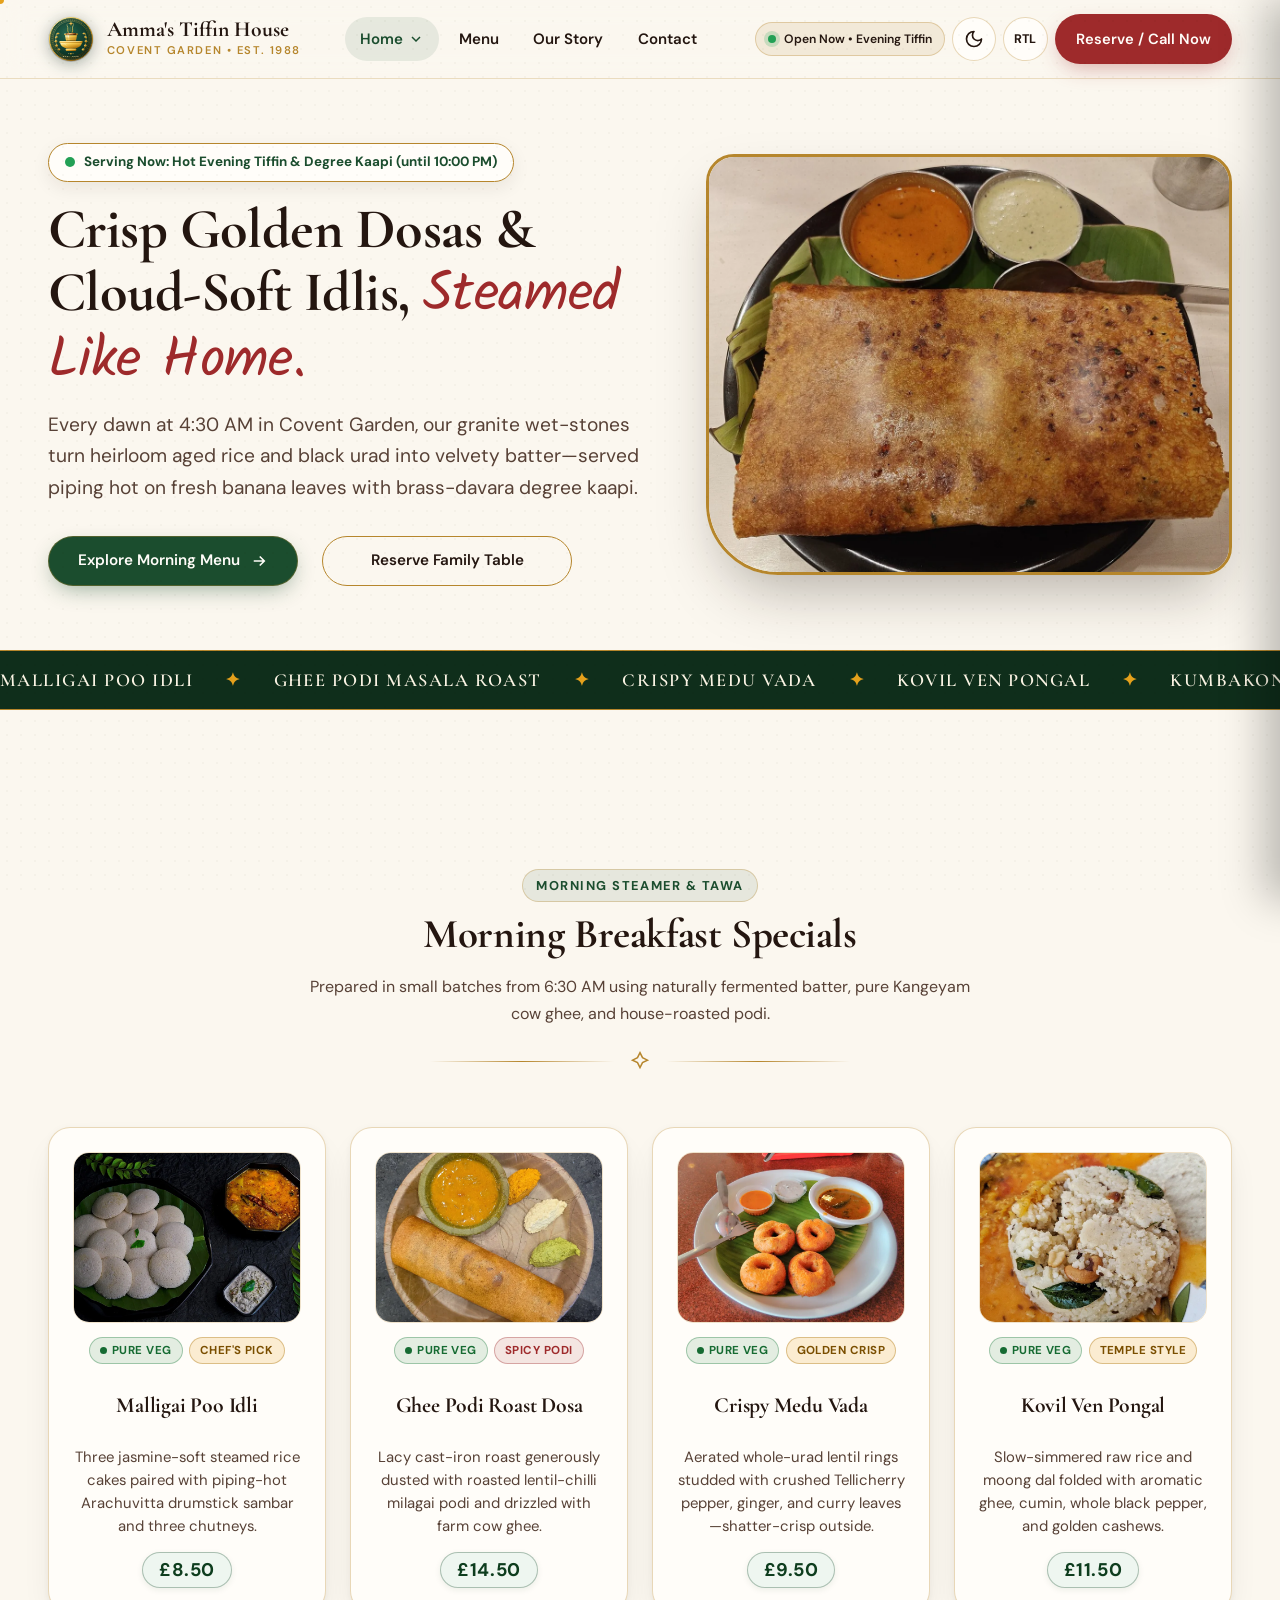
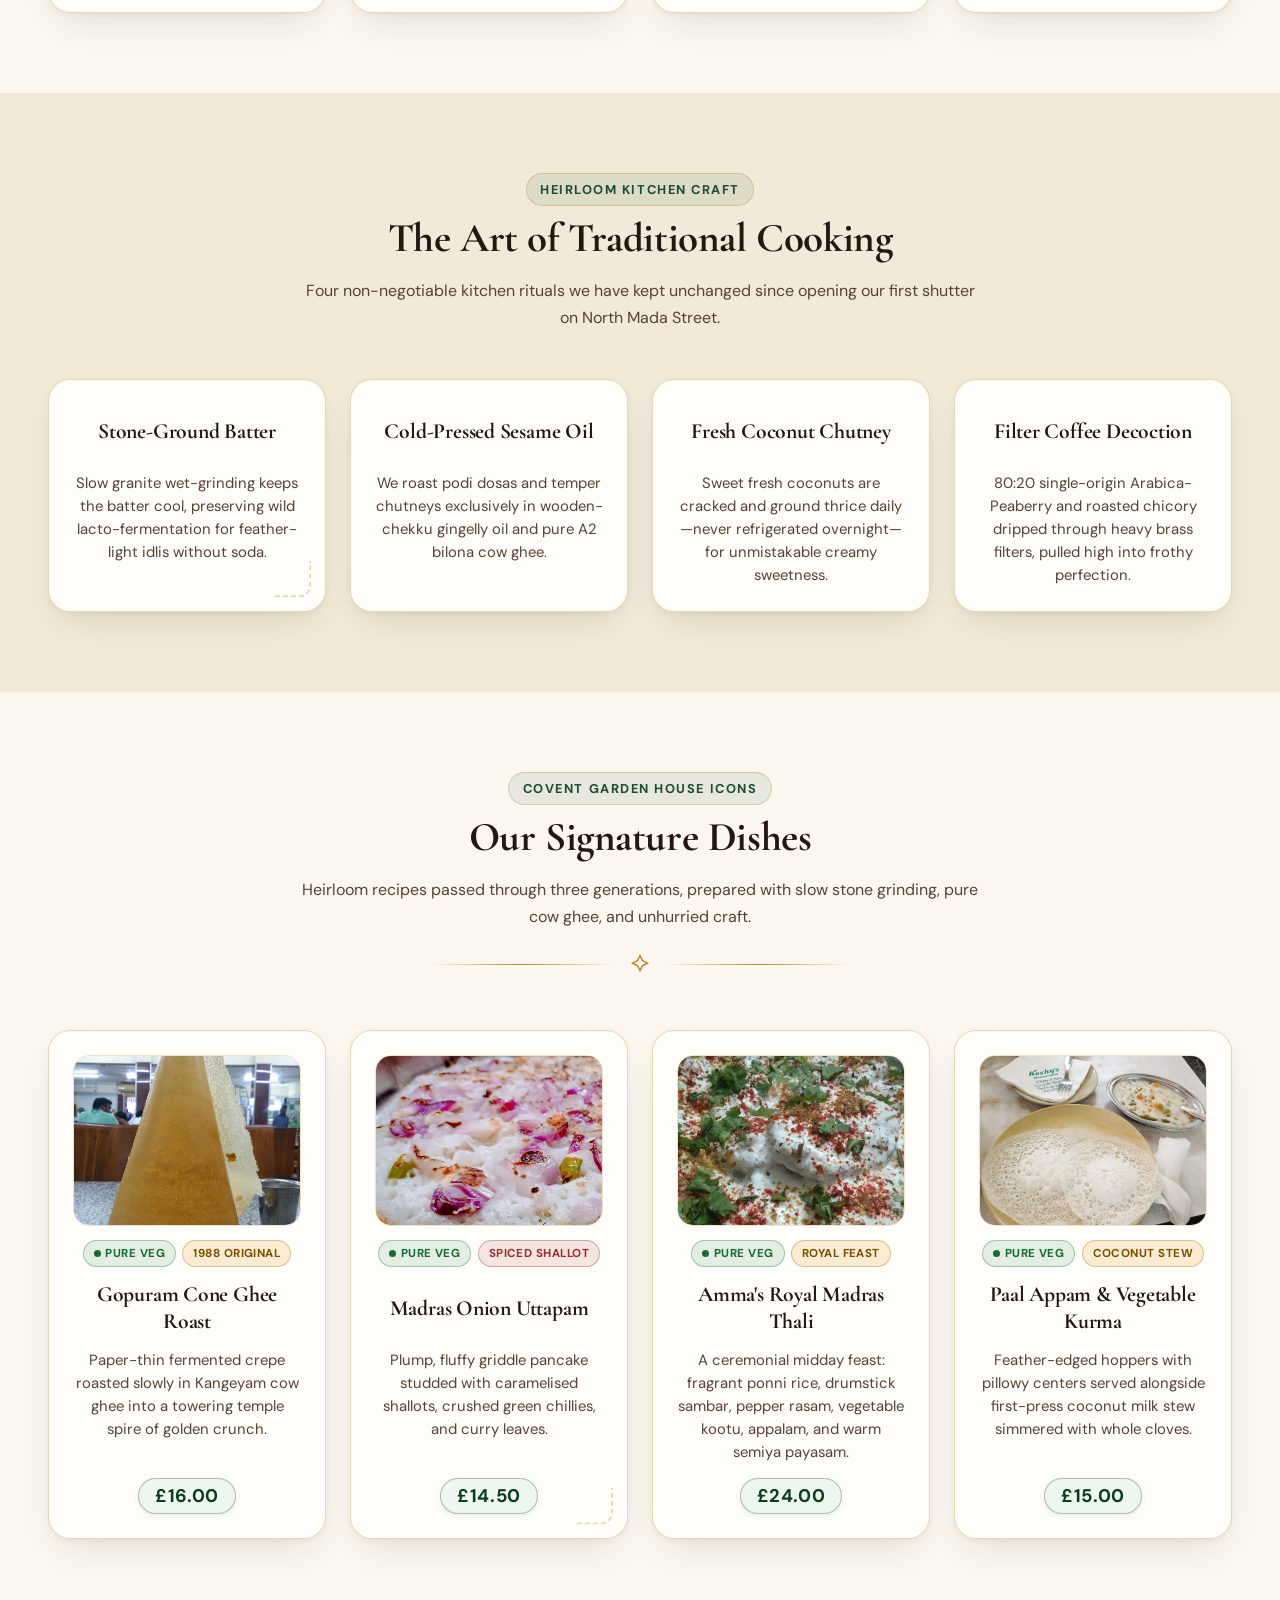
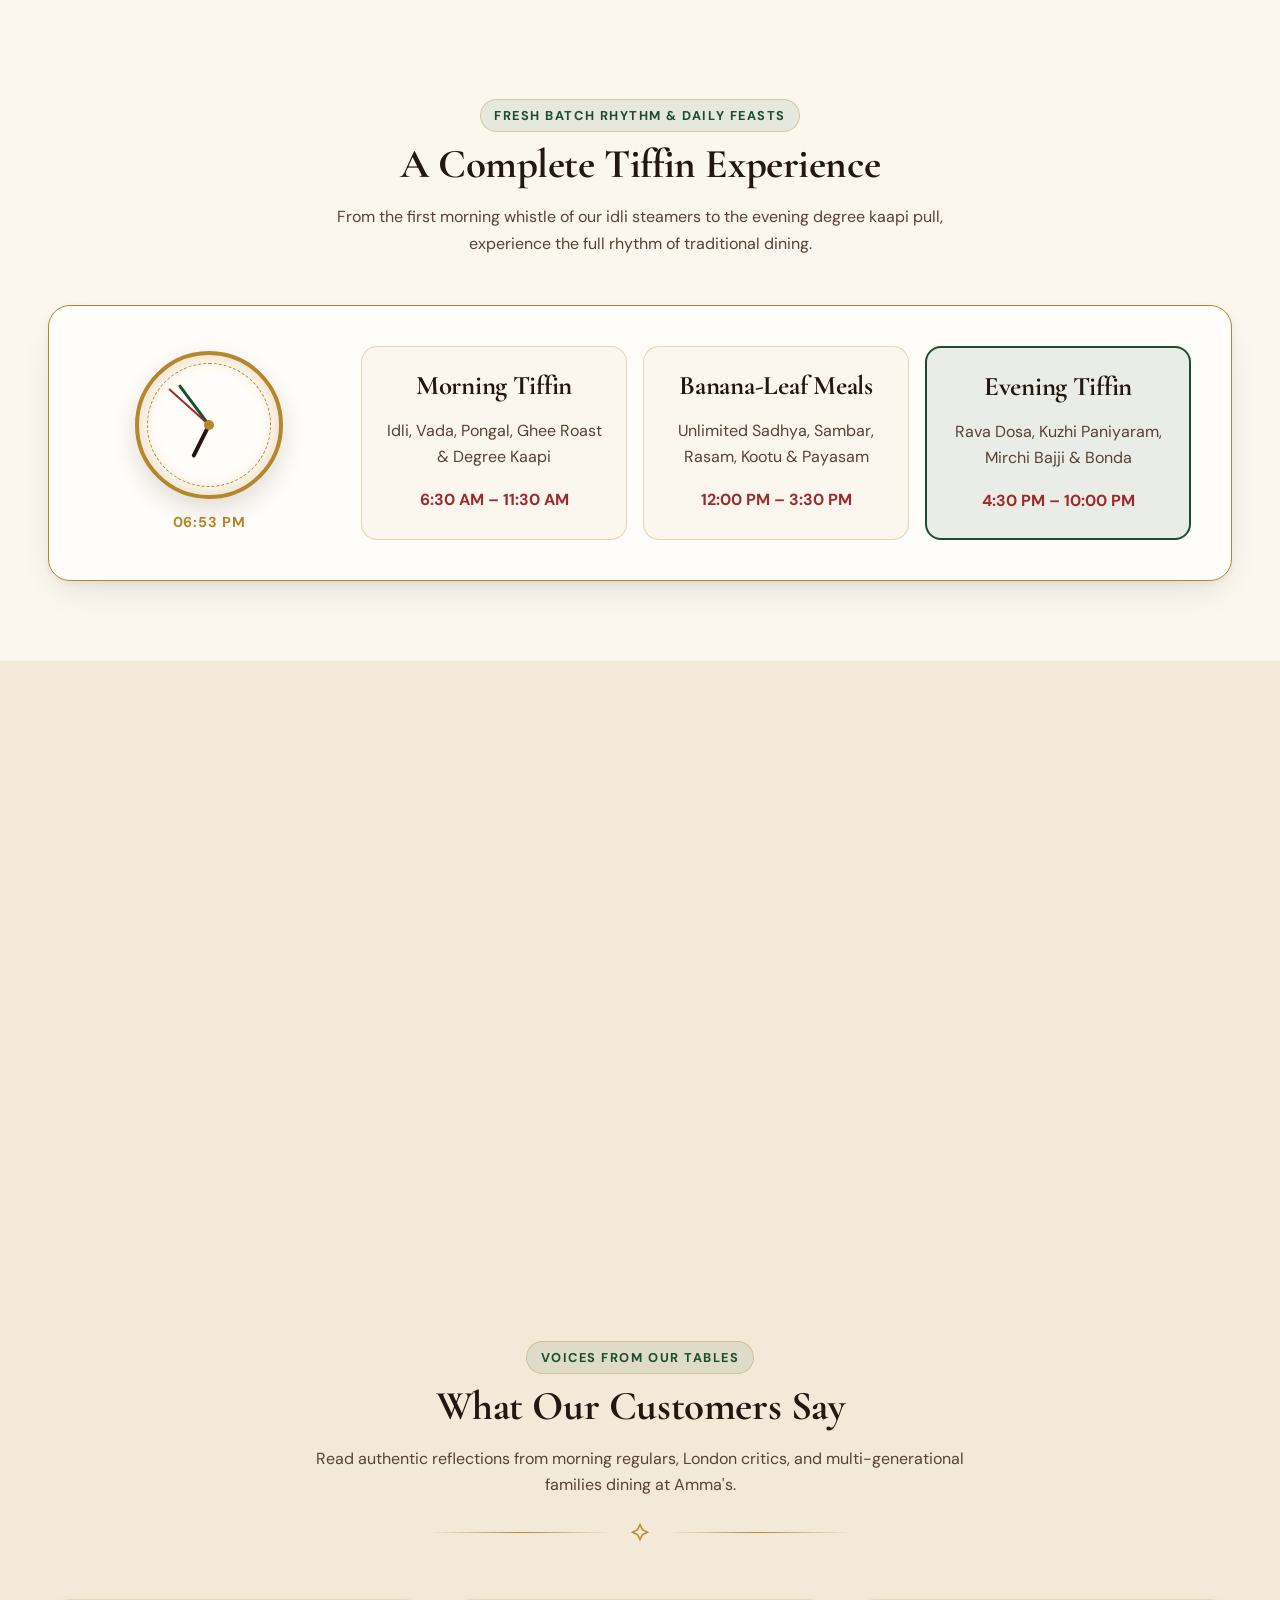
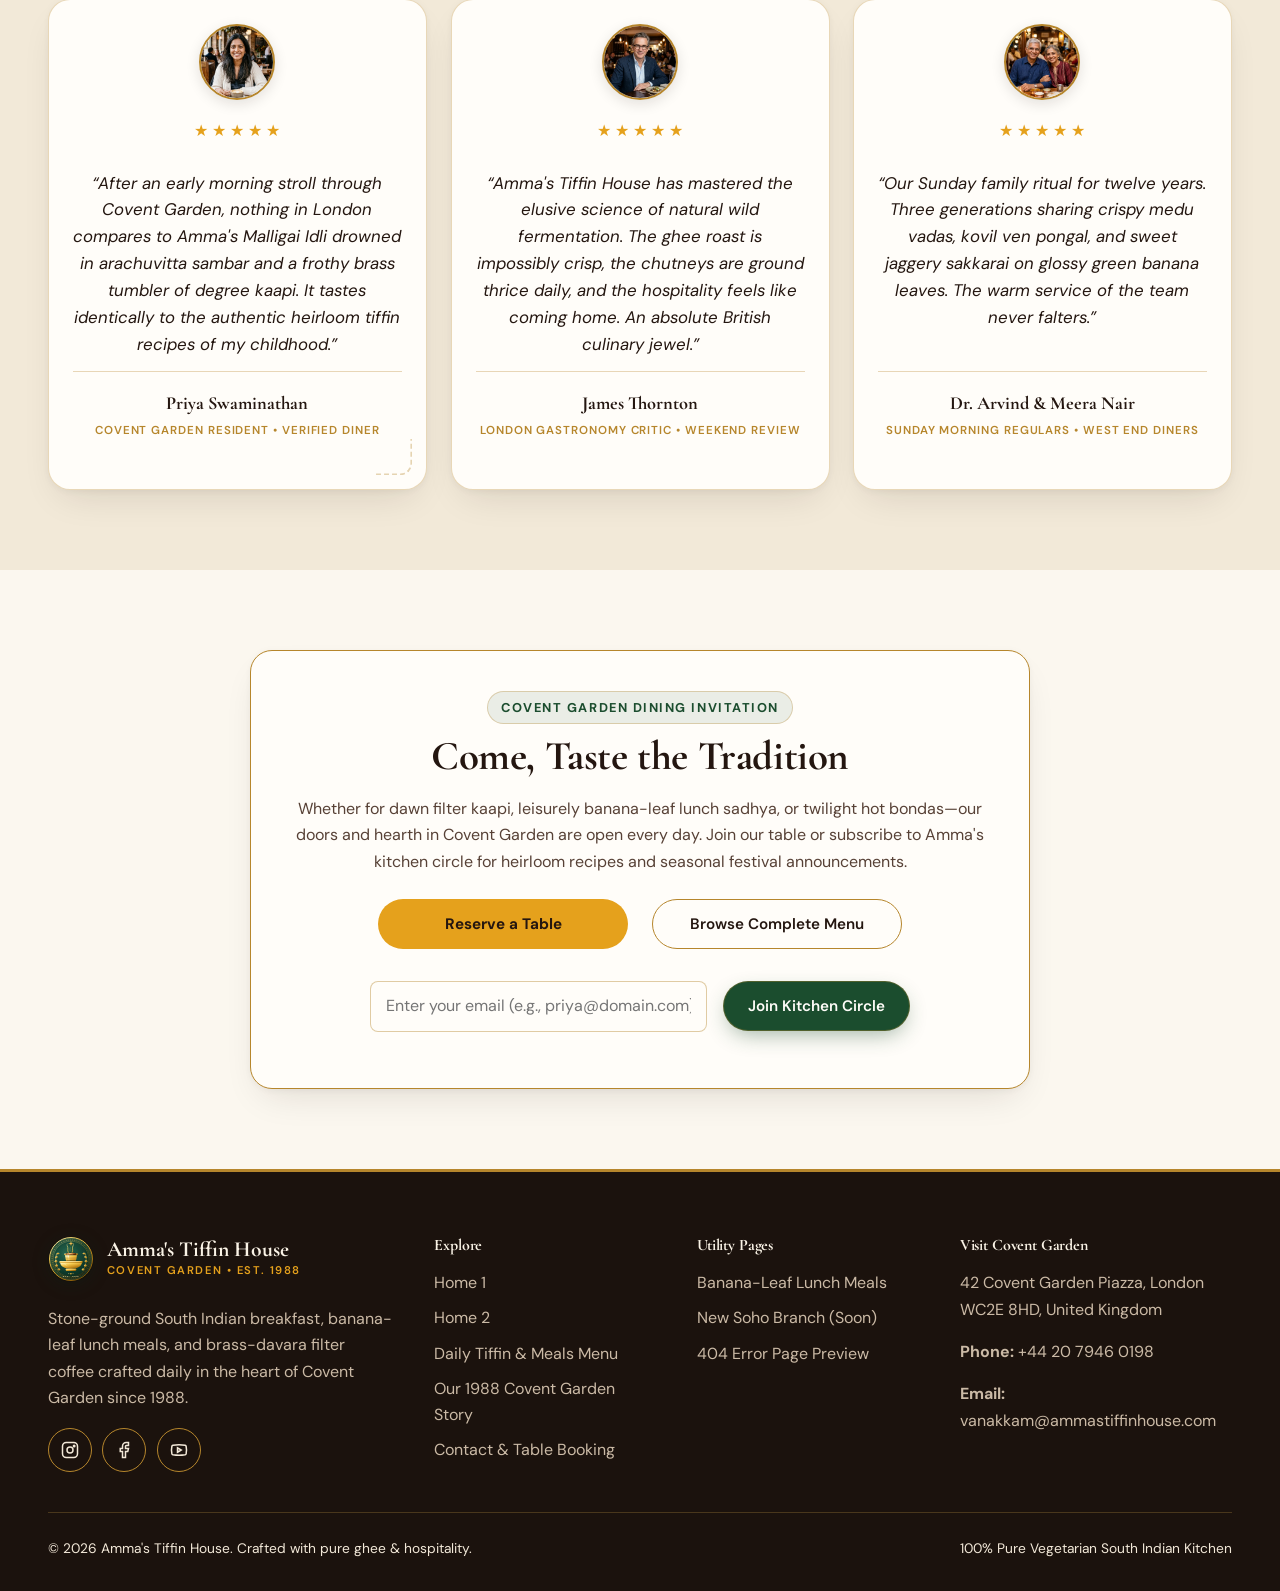
<file: index.html>
<!DOCTYPE html>
<html lang="en">
<head>
  <meta charset="UTF-8" />
  <meta name="viewport" content="width=device-width, initial-scale=1.0" />
  <title>Amma's Tiffin House | Authentic South Indian Breakfast</title>
  <meta http-equiv="refresh" content="0; url=pages/index.html" />
  <link rel="canonical" href="pages/index.html" />
  <script>
    window.location.replace("pages/index.html");
  </script>
  <style>
    body {
      margin: 0;
      background: #19120E;
      color: #FAF3E6;
      font-family: -apple-system, BlinkMacSystemFont, "Segoe UI", Roboto, sans-serif;
      display: flex;
      align-items: center;
      justify-content: center;
      min-height: 100vh;
      text-align: center;
      padding: 1.5rem;
    }
    a {
      color: #F2B632;
      font-weight: 600;
      text-decoration: underline;
    }
  </style>
</head>
<body>
  <p>Redirecting to <a href="pages/index.html">Amma's Tiffin House</a>...</p>
</body>
</html>
</file>
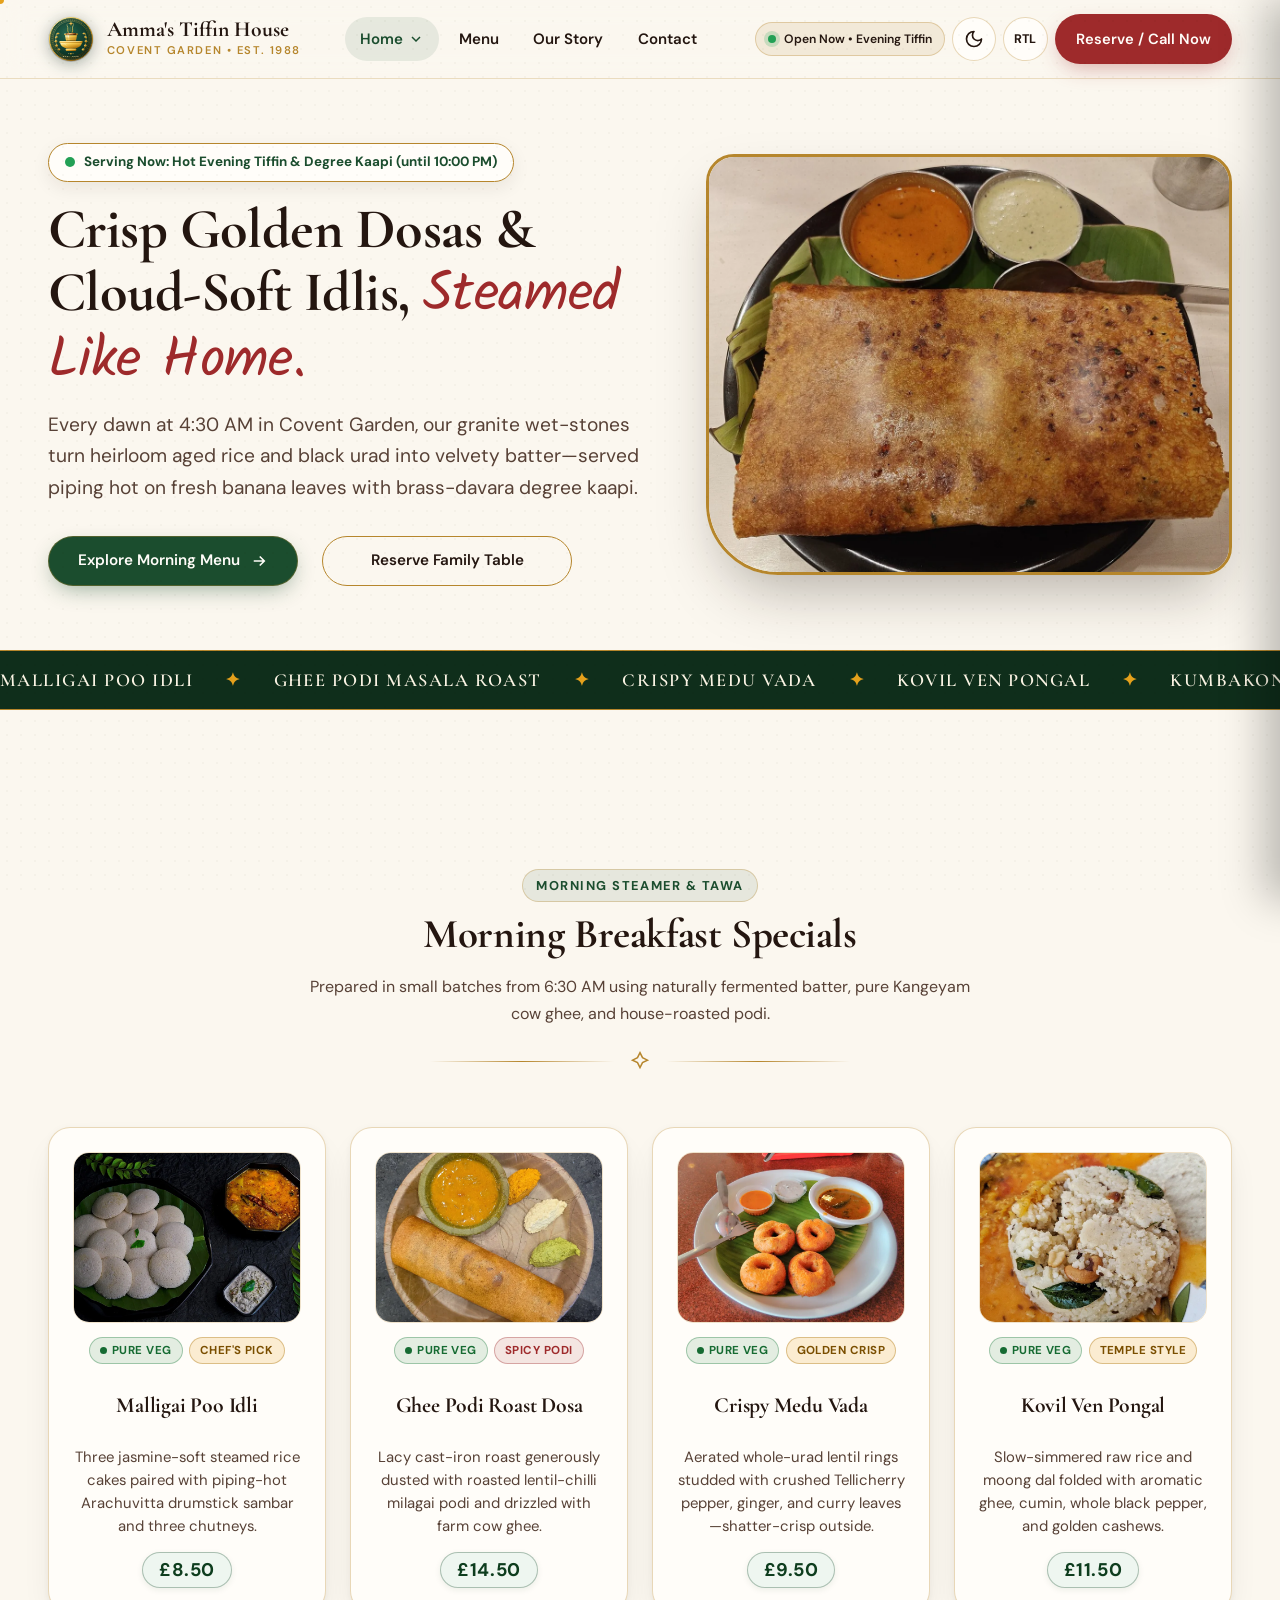
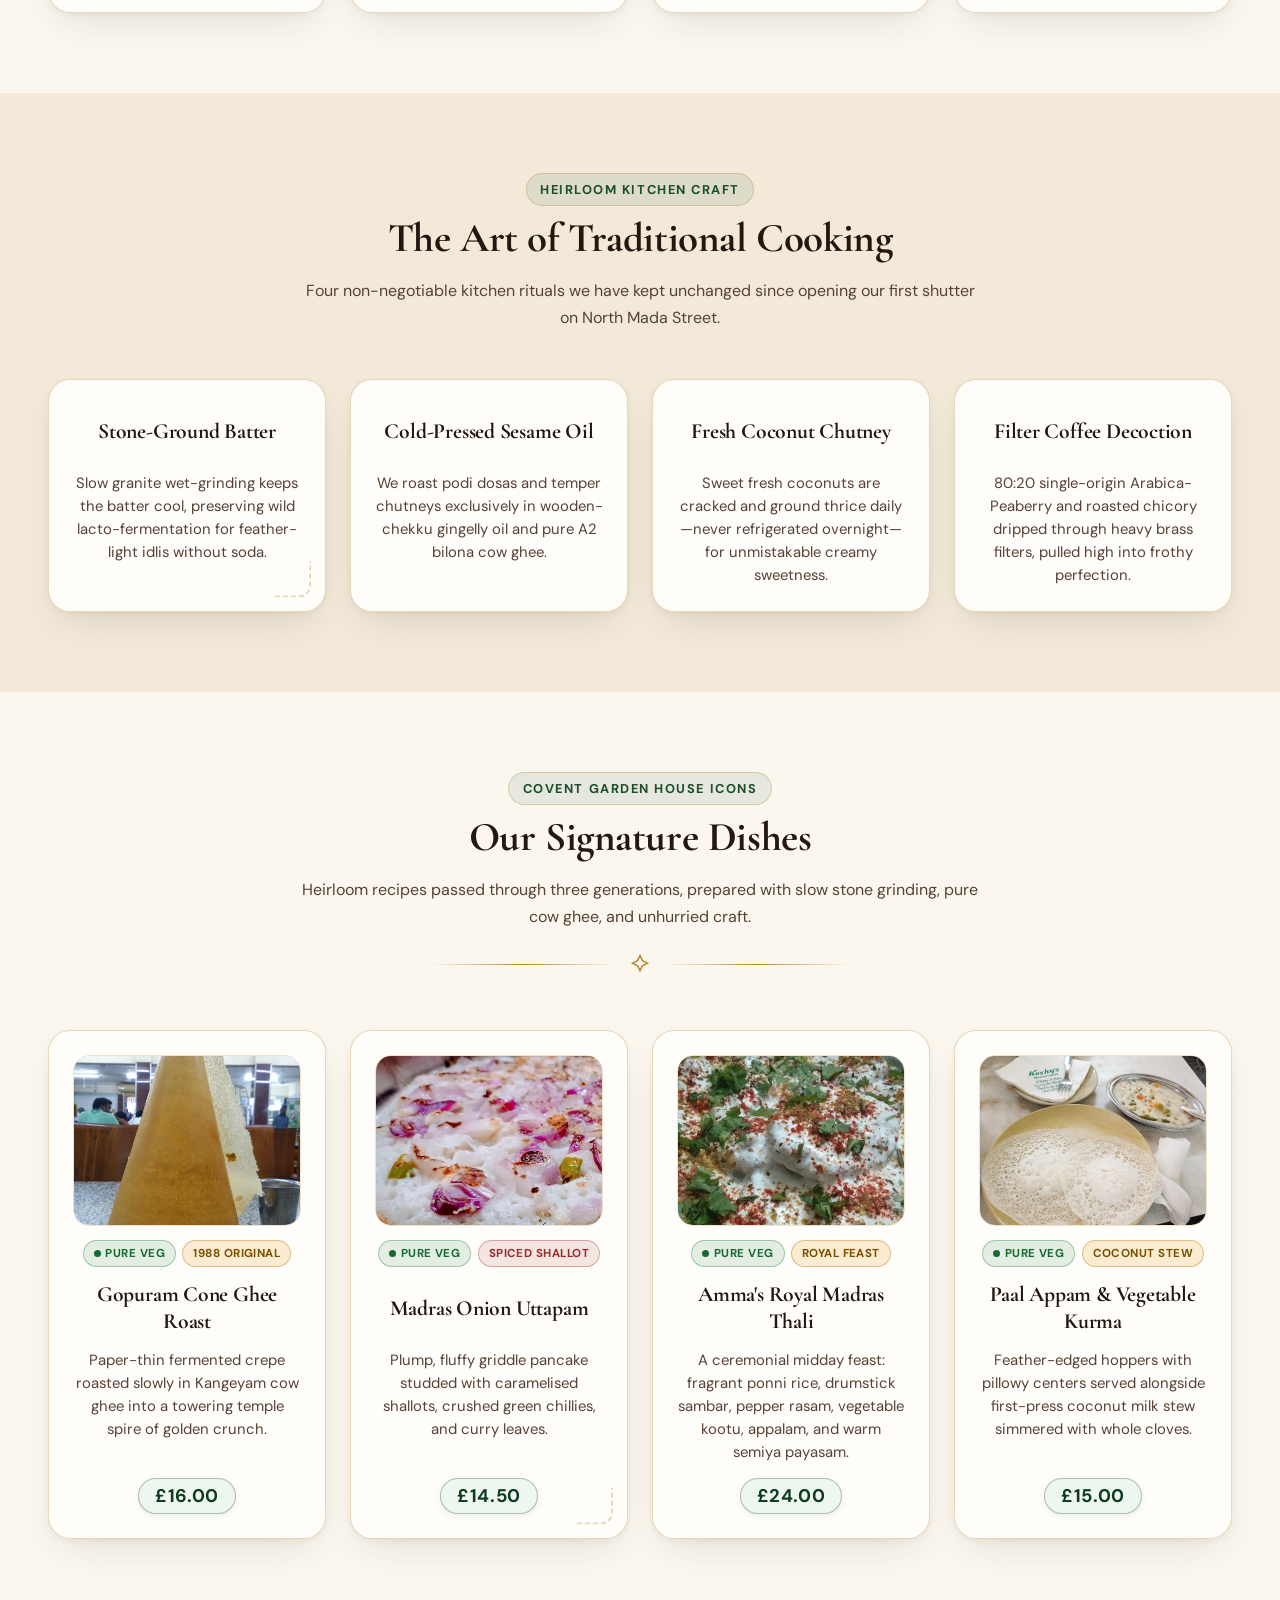
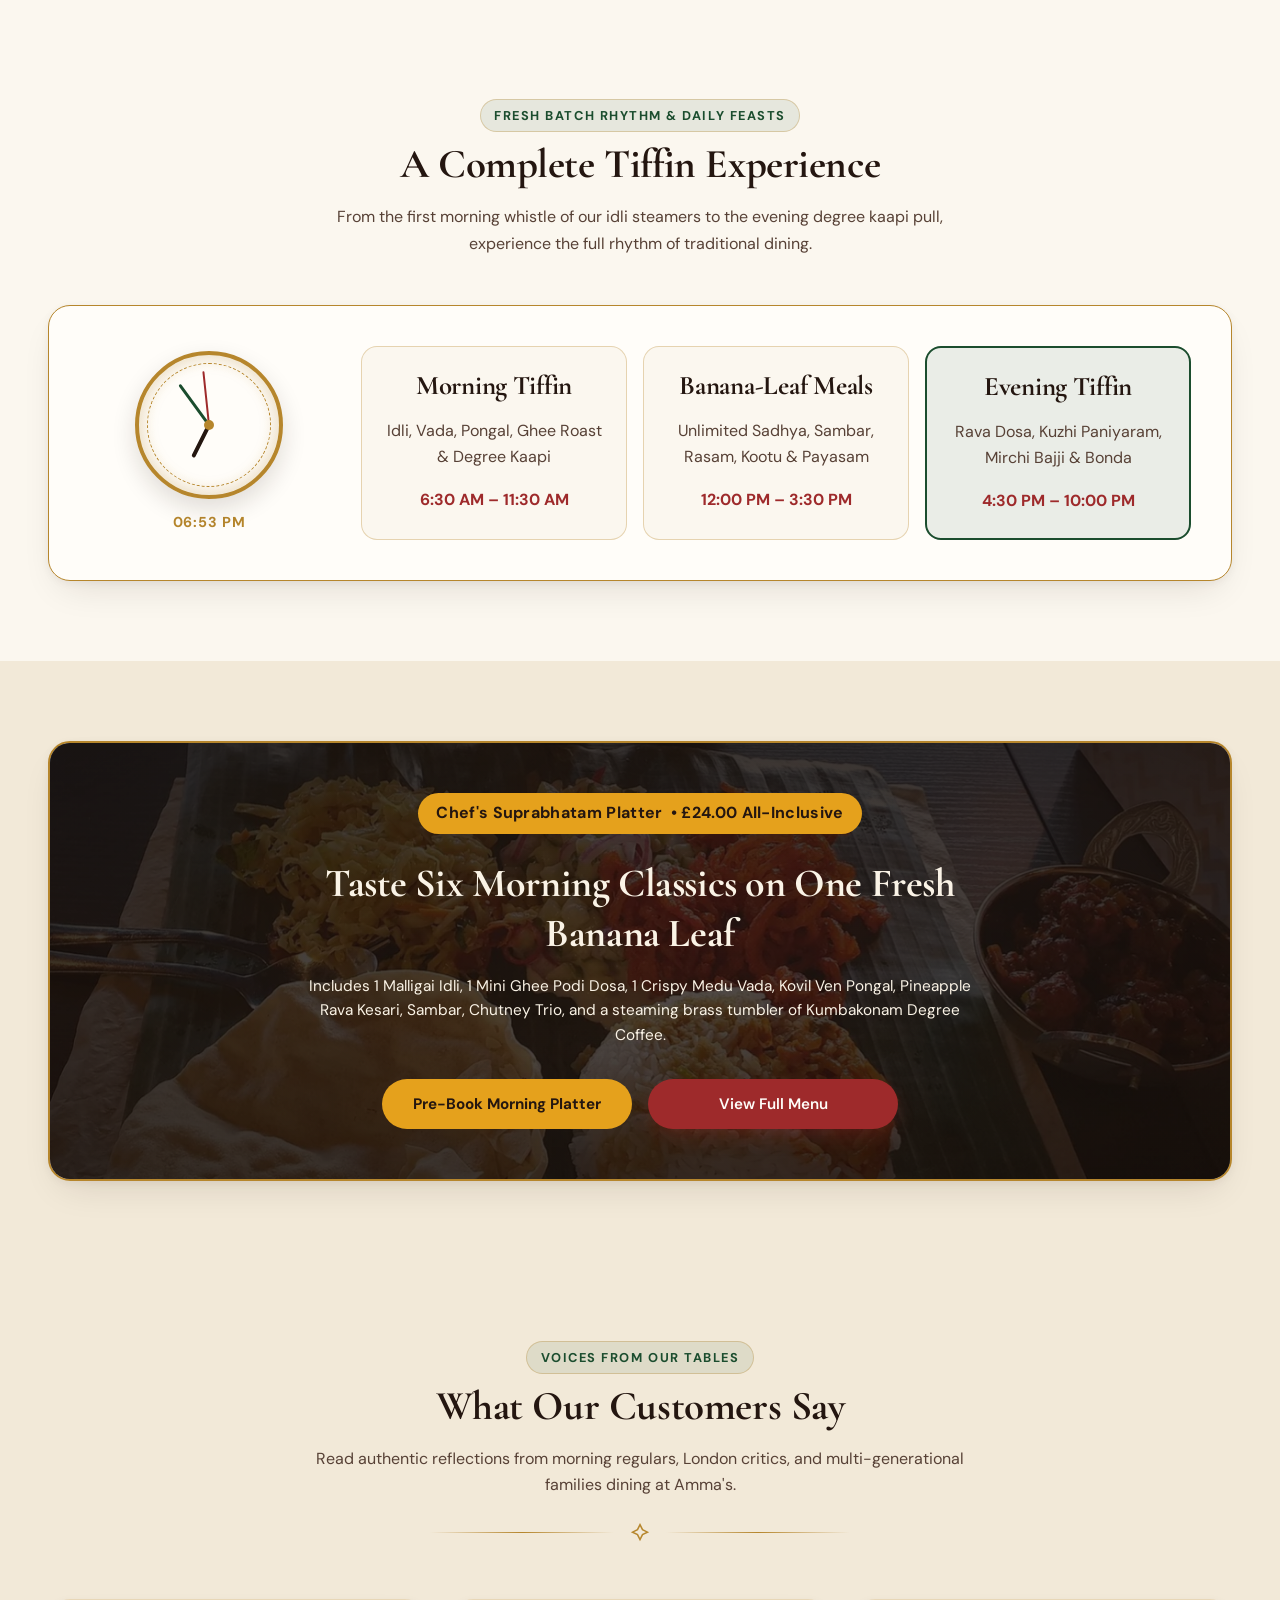
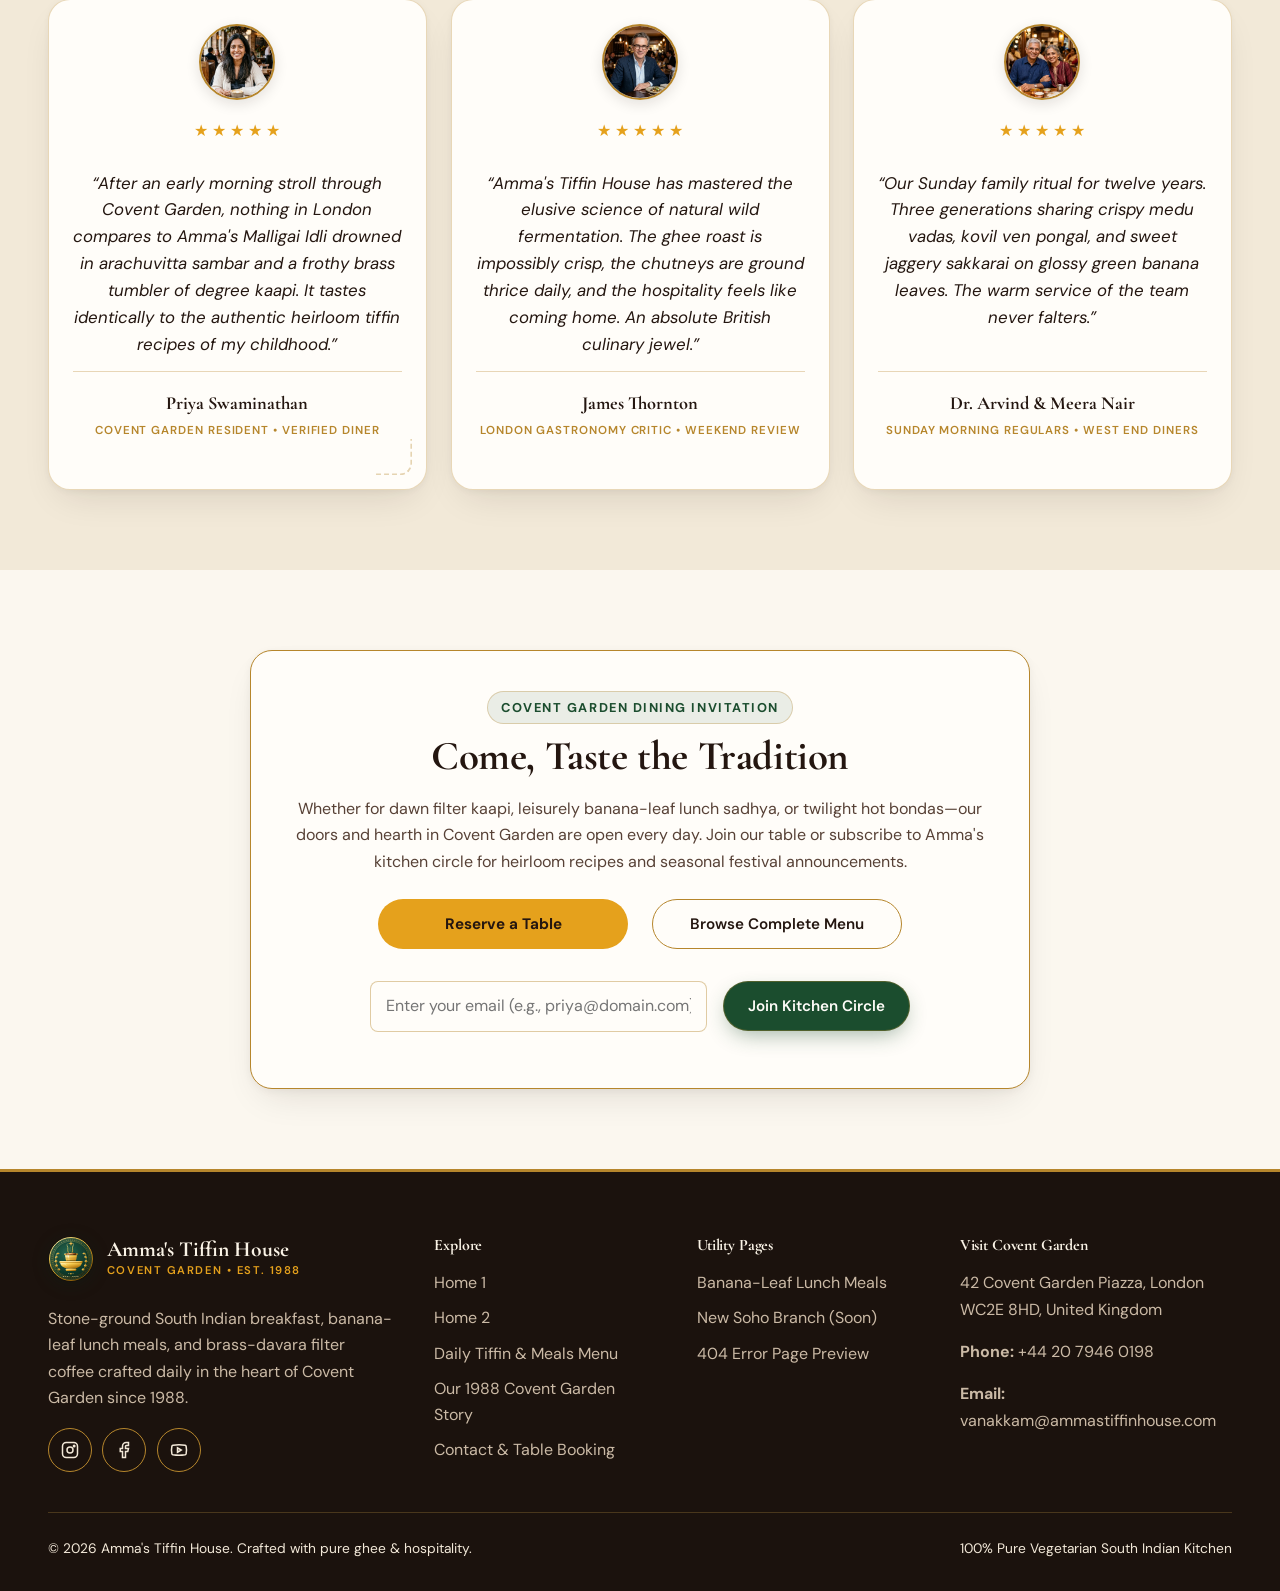
<file: pages/index.html>
<!DOCTYPE html>
<html lang="en" dir="ltr" data-theme="light">
<head>
  <meta charset="UTF-8" />
  <meta name="viewport" content="width=device-width, initial-scale=1.0" />

  <!-- TODO: Replace title, description, canonical URL, and brand name for your restaurant -->
  <title>Amma's Tiffin House | Authentic South Indian Breakfast</title>
  <meta name="description" content="Start your morning at Amma's Tiffin House in Covent Garden with stone-ground malligai idli, crispy ghee podi dosa, medu vada, pongal, and brass filter kaapi." />
  <link rel="canonical" href="https://ammastiffinhouse.com/pages/index.html" />

  <!-- Open Graph Metadata -->
  <meta property="og:type" content="website" />
  <meta property="og:site_name" content="Amma's Tiffin House" />
  <meta property="og:title" content="Amma's Tiffin House | Authentic South Indian Breakfast" />
  <meta property="og:description" content="Start your morning at Amma's Tiffin House in Covent Garden with stone-ground malligai idli, crispy ghee podi dosa, medu vada, pongal, and brass filter kaapi." />
  <meta property="og:url" content="https://ammastiffinhouse.com/pages/index.html" />
  <meta property="og:image" content="../assets/images/hero-dosa-banana-leaf.jpg" />

  <!-- Inline SVG Kolam Favicon -->
  <link rel="icon" type="image/svg+xml" href="../assets/images/logo.svg" />

  <!-- Prevent Flash of Unstyled Theme / Direction -->
  <script>
    (function () {
      try {
        var t = localStorage.getItem('ammas_tiffin_theme');
        var d = localStorage.getItem('ammas_tiffin_dir');
        if (t === 'dark' || (!t && window.matchMedia('(prefers-color-scheme: dark)').matches)) {
          document.documentElement.setAttribute('data-theme', 'dark');
        }
        if (d === 'rtl') {
          document.documentElement.setAttribute('dir', 'rtl');
        }
      } catch (e) {}
    })();
  </script>

  <!-- Stylesheets (Base, Separated Mobile/Tab/1024 Views, Dark Mode & RTL) -->
  <link rel="stylesheet" href="../assets/css/style.css" />
  <link rel="stylesheet" href="../assets/css/mobile.css" media="(max-width: 767.98px)" />
  <link rel="stylesheet" href="../assets/css/tablet.css" media="(min-width: 768px) and (max-width: 1023.98px)" />
  <link rel="stylesheet" href="../assets/css/desktop-1024.css" media="(min-width: 1024px)" />
  <link rel="stylesheet" href="../assets/css/dark-mode.css" />
  <link rel="stylesheet" href="../assets/css/rtl.css" />

  <!-- JSON-LD Restaurant Structured Data -->
  <!-- TODO: Update name, address, geo coordinates, phone, and domain -->
  <script type="application/ld+json">
  {
    "@context": "https://schema.org",
    "@type": "Restaurant",
    "name": "Amma's Tiffin House",
    "image": "https://ammastiffinhouse.com/assets/images/hero-dosa-banana-leaf.jpg",
    "url": "https://ammastiffinhouse.com/pages/index.html",
    "telephone": "+44-20-7946-0198",
    "priceRange": "££",
    "servesCuisine": ["South Indian", "Tamil Vegetarian", "Tiffin"],
    "hasMenu": "https://ammastiffinhouse.com/pages/menu.html",
    "address": {
      "@type": "PostalAddress",
      "streetAddress": "42 Covent Garden Piazza",
      "addressLocality": "London",
      "addressRegion": "Greater London",
      "postalCode": "WC2E 8HD",
      "addressCountry": "GB"
    },
    "openingHoursSpecification": [
      {
        "@type": "OpeningHoursSpecification",
        "dayOfWeek": ["Monday","Tuesday","Wednesday","Thursday","Friday","Saturday","Sunday"],
        "opens": "06:30",
        "closes": "11:30"
      },
      {
        "@type": "OpeningHoursSpecification",
        "dayOfWeek": ["Monday","Tuesday","Wednesday","Thursday","Friday","Saturday","Sunday"],
        "opens": "12:00",
        "closes": "15:30"
      },
      {
        "@type": "OpeningHoursSpecification",
        "dayOfWeek": ["Monday","Tuesday","Wednesday","Thursday","Friday","Saturday","Sunday"],
        "opens": "16:30",
        "closes": "22:00"
      }
    ]
  }
  </script>
</head>
<body>
  <!-- Skip Link for Keyboard & Screen Reader Users -->
  <a class="skip-link" href="#main-content">Skip to main content</a>

  <!-- Brief Kolam Draw Preloader -->
  <div class="preloader" data-preloader aria-hidden="true">
    <svg class="preloader__kolam" viewBox="0 0 80 80" fill="none" stroke="currentColor" stroke-width="2.2">
      <circle cx="40" cy="40" r="32" />
      <path d="M40 12 C56 28, 56 52, 40 68 C24 52, 24 28, 40 12 Z" />
      <path d="M12 40 C28 24, 52 24, 68 40 C52 56, 28 56, 12 40 Z" />
      <circle cx="40" cy="40" r="5" />
    </svg>
    <span class="preloader__label">Steaming Fresh Idlis…</span>
  </div>

  <!-- =====================================================================
       SITE HEADER & NAVIGATION (Consistent Across All Pages)
       ===================================================================== -->
  <header class="site-header" data-site-header>
    <div class="container site-header__inner">
      <!-- TODO: Replace brand logo name & tagline -->
      <a href="./index.html" class="brand-logo" aria-label="Amma's Tiffin House — Home">
        <span class="brand-logo__emblem" aria-hidden="true">
          <img src="../assets/images/logo.svg" alt="Amma's Tiffin House Logo" class="brand-logo__img" width="46" height="46" />
        </span>
        <span class="brand-logo__text">
          <span class="brand-logo__name">Amma's Tiffin House</span>
          <span class="brand-logo__sub">Covent Garden • Est. 1988</span>
        </span>
      </a>

      <!-- Desktop Primary Navigation -->
      <nav class="primary-nav" aria-label="Primary Navigation">
        <div class="nav-dropdown" data-dropdown>
          <button type="button" class="dropdown-trigger is-current" data-dropdown-trigger aria-expanded="false" aria-haspopup="true">
            <span>Home</span>
            <svg width="16" height="16" viewBox="0 0 24 24" fill="none" stroke="currentColor" stroke-width="2.2" aria-hidden="true">
              <path d="m6 9 6 6 6-6"/>
            </svg>
          </button>
          <ul class="dropdown-menu" data-dropdown-menu>
            <li>
              <a href="./index.html" aria-current="page">
                <span class="dropdown-menu__title">Home 1</span>
              </a>
            </li>
            <li>
              <a href="./home-2.html">
                <span class="dropdown-menu__title">Home 2</span>
              </a>
            </li>
          </ul>
        </div>
        <a href="./menu.html" class="nav-link">Menu</a>
        <a href="./our-story.html" class="nav-link">Our Story</a>
        <a href="./contact.html" class="nav-link">Contact</a>
      </nav>

      <!-- Utility Controls & CTA -->
      <div class="header-actions">
        <div class="status-badge" data-live-status aria-live="polite">
          <span class="status-badge__dot" aria-hidden="true"></span>
          <span class="status-badge__text">Checking kitchen hours…</span>
        </div>

        <button type="button" class="icon-btn" data-theme-toggle aria-pressed="false" aria-label="Switch to Filter Coffee dark mode">
          <span class="theme-toggle__moon" aria-hidden="true">
            <svg width="20" height="20" viewBox="0 0 24 24" fill="none" stroke="currentColor" stroke-width="2" stroke-linecap="round" stroke-linejoin="round">
              <path d="M12 3a6 6 0 0 0 9 9 9 9 0 1 1-9-9Z"/>
            </svg>
          </span>
          <span class="theme-toggle__sun" aria-hidden="true">
            <svg width="20" height="20" viewBox="0 0 24 24" fill="none" stroke="currentColor" stroke-width="2" stroke-linecap="round" stroke-linejoin="round">
              <circle cx="12" cy="12" r="4.5"/>
              <line x1="12" y1="2" x2="12" y2="4.5"/>
              <line x1="12" y1="19.5" x2="12" y2="22"/>
              <line x1="4.22" y1="4.22" x2="6" y2="6"/>
              <line x1="18" y1="18" x2="19.78" y2="19.78"/>
              <line x1="2" y1="12" x2="4.5" y2="12"/>
              <line x1="19.5" y1="12" x2="22" y2="12"/>
              <line x1="4.22" y1="19.78" x2="6" y2="18"/>
              <line x1="18" y1="6" x2="19.78" y2="4.22"/>
            </svg>
          </span>
        </button>

        <button type="button" class="icon-btn" data-rtl-toggle aria-pressed="false" aria-label="Switch layout direction to Right-to-Left">
          <span data-rtl-label>RTL</span>
        </button>

        <!-- TODO: Replace reservation link or direct phone number -->
        <a href="./contact.html#reserve-table" class="btn btn--kumkum header-cta" data-magnetic>
          Reserve / Call Now
        </a>

        <button type="button" class="icon-btn hamburger-btn" data-nav-toggle aria-expanded="false" aria-controls="mobile-drawer" aria-label="Open navigation menu">
          <svg width="22" height="22" viewBox="0 0 24 24" fill="none" stroke="currentColor" stroke-width="2.2" aria-hidden="true">
            <path d="M4 7h16M4 12h16M4 17h16"/>
          </svg>
        </button>
      </div>
    </div>
  </header>

  <!-- Mobile Navigation Drawer -->
  <div class="nav-backdrop" data-nav-backdrop></div>
  <aside id="mobile-drawer" class="nav-drawer" data-nav-drawer aria-label="Mobile Navigation">
    <div class="nav-drawer__header">
      <button type="button" class="icon-btn nav-drawer__close" data-nav-close aria-label="Close navigation menu">
        <svg width="20" height="20" viewBox="0 0 24 24" fill="none" stroke="currentColor" stroke-width="2.2" stroke-linecap="round" stroke-linejoin="round" aria-hidden="true">
          <line x1="18" y1="6" x2="6" y2="18"></line>
          <line x1="6" y1="6" x2="18" y2="18"></line>
        </svg>
      </button>
    </div>

    <!-- Mobile Drawer Utility Controls: Theme & RTL -->
    <div class="nav-drawer__actions" aria-label="Appearance and language preferences">
      <button type="button" class="icon-btn" data-theme-toggle aria-pressed="false" aria-label="Switch to Filter Coffee dark mode">
        <span class="theme-toggle__moon" aria-hidden="true">
          <svg width="20" height="20" viewBox="0 0 24 24" fill="none" stroke="currentColor" stroke-width="2" stroke-linecap="round" stroke-linejoin="round">
            <path d="M12 3a6 6 0 0 0 9 9 9 9 0 1 1-9-9Z"/>
          </svg>
        </span>
        <span class="theme-toggle__sun" aria-hidden="true">
          <svg width="20" height="20" viewBox="0 0 24 24" fill="none" stroke="currentColor" stroke-width="2" stroke-linecap="round" stroke-linejoin="round">
            <circle cx="12" cy="12" r="4.5"/>
            <line x1="12" y1="2" x2="12" y2="4.5"/>
            <line x1="12" y1="19.5" x2="12" y2="22"/>
            <line x1="4.22" y1="4.22" x2="6" y2="6"/>
            <line x1="18" y1="18" x2="19.78" y2="19.78"/>
            <line x1="2" y1="12" x2="4.5" y2="12"/>
            <line x1="19.5" y1="12" x2="22" y2="12"/>
            <line x1="4.22" y1="19.78" x2="6" y2="18"/>
            <line x1="18" y1="6" x2="19.78" y2="4.22"/>
          </svg>
        </span>
      </button>

      <button type="button" class="icon-btn" data-rtl-toggle aria-pressed="false" aria-label="Switch layout direction to Right-to-Left">
        <span data-rtl-label>RTL</span>
      </button>
    </div>

    <ul class="nav-drawer__list">
      <li class="nav-drawer__dropdown is-open" data-drawer-dropdown>
        <button type="button" class="nav-drawer__dropdown-trigger is-current" data-drawer-dropdown-trigger aria-expanded="true">
          <span>Home</span>
          <svg class="nav-drawer__arrow" width="16" height="16" viewBox="0 0 24 24" fill="none" stroke="currentColor" stroke-width="2.2" aria-hidden="true">
            <path d="m6 9 6 6 6-6"/>
          </svg>
        </button>
        <ul class="nav-drawer__sub-menu">
          <li><a href="./index.html" class="nav-drawer__link" aria-current="page">Home 1</a></li>
          <li><a href="./home-2.html" class="nav-drawer__link">Home 2</a></li>
        </ul>
      </li>
      <li><a href="./menu.html" class="nav-drawer__link">Menu</a></li>
      <li><a href="./our-story.html" class="nav-drawer__link">Our Story</a></li>
      <li><a href="./contact.html" class="nav-drawer__link">Contact</a></li>
    </ul>

    <!-- Reservation & CTA (Same as Web View) -->
    <a href="./contact.html#reserve-table" class="btn btn--kumkum">Reserve / Call Now</a>
  </aside>

  <!-- =====================================================================
       MAIN CONTENT — HOME 1 ("BREAKFAST SPECIALS" FOCUS)
       ===================================================================== -->
  <main id="main-content">

    <!-- HERO MODEL A: Full-Bleed Split Hero with Live Serving Badge, Steam & Rotating Ring -->
    <section class="hero-split" aria-labelledby="hero-home1-heading">
      <div class="container hero-split__grid">
        <div class="hero-split__copy">
          <div class="hero-live-badge" data-serving-hero aria-live="polite">
            <span class="hero-live-badge__pulse" aria-hidden="true"></span>
            <span class="hero-live-badge__text">Serving Now: Steaming Morning Breakfast</span>
          </div>

          <h1 id="hero-home1-heading">
            Crisp Golden Dosas &amp; Cloud-Soft Idlis, <span class="accent-script">Steamed Like Home.</span>
          </h1>

          <p class="hero-split__lead">
            Every dawn at 4:30 AM in Covent Garden, our granite wet-stones turn heirloom aged rice and black urad into velvety batter—served piping hot on fresh banana leaves with brass-davara degree kaapi.
          </p>

          <div class="hero-split__actions">
            <a href="./menu.html#panel-breakfast" class="btn btn--primary" data-magnetic>
              <span>Explore Morning Menu</span>
              <svg class="icon-directional" width="18" height="18" viewBox="0 0 24 24" fill="none" stroke="currentColor" stroke-width="2.2" aria-hidden="true">
                <path d="M5 12h14m-6-6 6 6-6 6"/>
              </svg>
            </a>
            <a href="./contact.html#reserve-table" class="btn btn--outline" data-magnetic>
              Reserve Family Table
            </a>
          </div>
        </div>

        <div class="hero-split__visual">
          <div class="hero-split__photo-frame">
            <picture class="hero-split__picture">
              <source srcset="../assets/images/hero-dosa-banana-leaf.webp" type="image/webp" />
              <img
                src="../assets/images/hero-dosa-banana-leaf.jpg"
                alt="Crispy golden masala dosa served on a fresh green banana leaf with sambar and coconut chutney"
                width="1200"
                height="900"
                fetchpriority="high"
              />
            </picture>
            <!-- Gently Floating Steam Effect -->
            <div class="steam-stage" aria-hidden="true">
              <span class="steam-wisp steam-wisp--1"></span>
              <span class="steam-wisp steam-wisp--2"></span>
              <span class="steam-wisp steam-wisp--3"></span>
            </div>
          </div>
        </div>
      </div>

      <!-- Marquee Dish Running Ticker -->
      <aside class="dish-marquee" aria-label="Signature Tiffin Delicacies">
        <div class="dish-marquee__inner">
          <div class="dish-marquee__track" aria-hidden="true">
            <span class="dish-marquee__item">Malligai Poo Idli <span class="dish-marquee__dot">✦</span></span>
            <span class="dish-marquee__item">Ghee Podi Masala Roast <span class="dish-marquee__dot">✦</span></span>
            <span class="dish-marquee__item">Crispy Medu Vada <span class="dish-marquee__dot">✦</span></span>
            <span class="dish-marquee__item">Kovil Ven Pongal <span class="dish-marquee__dot">✦</span></span>
            <span class="dish-marquee__item">Kumbakonam Degree Kaapi <span class="dish-marquee__dot">✦</span></span>
            <span class="dish-marquee__item">Fresh Coconut Chutney <span class="dish-marquee__dot">✦</span></span>
            <span class="dish-marquee__item">Ghee Rava Roast <span class="dish-marquee__dot">✦</span></span>
            <span class="dish-marquee__item">Mysore Masala Dosa <span class="dish-marquee__dot">✦</span></span>
            <span class="dish-marquee__item">Pineapple Rava Kesari <span class="dish-marquee__dot">✦</span></span>
            <span class="dish-marquee__item">Madurai Kari Dosa <span class="dish-marquee__dot">✦</span></span>
          </div>
          <div class="dish-marquee__track" aria-hidden="true">
            <span class="dish-marquee__item">Malligai Poo Idli <span class="dish-marquee__dot">✦</span></span>
            <span class="dish-marquee__item">Ghee Podi Masala Roast <span class="dish-marquee__dot">✦</span></span>
            <span class="dish-marquee__item">Crispy Medu Vada <span class="dish-marquee__dot">✦</span></span>
            <span class="dish-marquee__item">Kovil Ven Pongal <span class="dish-marquee__dot">✦</span></span>
            <span class="dish-marquee__item">Kumbakonam Degree Kaapi <span class="dish-marquee__dot">✦</span></span>
            <span class="dish-marquee__item">Fresh Coconut Chutney <span class="dish-marquee__dot">✦</span></span>
            <span class="dish-marquee__item">Ghee Rava Roast <span class="dish-marquee__dot">✦</span></span>
            <span class="dish-marquee__item">Mysore Masala Dosa <span class="dish-marquee__dot">✦</span></span>
            <span class="dish-marquee__item">Pineapple Rava Kesari <span class="dish-marquee__dot">✦</span></span>
            <span class="dish-marquee__item">Madurai Kari Dosa <span class="dish-marquee__dot">✦</span></span>
          </div>
        </div>
      </aside>
    </section>

    <!-- SECTION 2: Morning Breakfast Specials -->
    <section class="section" aria-labelledby="specials-heading">
      <div class="container">
        <div class="section-header reveal">
          <span class="eyebrow">Morning Steamer &amp; Tawa</span>
          <h2 id="specials-heading">Morning Breakfast Specials</h2>
          <p>Prepared in small batches from 6:30 AM using naturally fermented batter, pure Kangeyam cow ghee, and house-roasted podi.</p>
          <div class="temple-divider" aria-hidden="true">
            <svg width="20" height="20" viewBox="0 0 24 24" fill="none" stroke="currentColor" stroke-width="1.8">
              <path d="M12 2 15 8l6 3-6 3-3 6-3-6-6-3 6-3 3-6Z"/>
            </svg>
          </div>
        </div>

        <div class="cards-grid-4">
          <!-- Card 1: Idli -->
          <article class="tiffin-card reveal" data-tilt data-card-anim="steam">
            <div class="tiffin-card__inner">
              <div class="tiffin-card__media">
                <img
                  src="../assets/images/special-idli-sambar.webp"
                  alt="Platter of soft steamed white malligai idlis served with drumstick sambar and fresh coconut chutney"
                  width="800"
                  height="600"
                  loading="lazy"
                />
              </div>
              <div class="tiffin-card__badges">
                <span class="badge badge--veg">Pure Veg</span>
                <span class="badge badge--chef">Chef's Pick</span>
              </div>
              <h3 class="tiffin-card__title">Malligai Poo Idli</h3>
              <p class="tiffin-card__desc">Three jasmine-soft steamed rice cakes paired with piping-hot Arachuvitta drumstick sambar and three chutneys.</p>
              <span class="tiffin-card__price">£8.50</span>
            </div>
          </article>

          <!-- Card 2: Ghee Podi Dosa -->
          <article class="tiffin-card reveal" data-tilt data-card-anim="spice">
            <div class="tiffin-card__inner">
              <div class="tiffin-card__media">
                <img
                  src="../assets/images/special-ghee-podi-dosa.webp"
                  alt="Golden crispy ghee podi dosa rolled on a platter alongside sambar and three chutneys"
                  width="800"
                  height="600"
                  loading="lazy"
                />
              </div>
              <div class="tiffin-card__badges">
                <span class="badge badge--veg">Pure Veg</span>
                <span class="badge badge--spicy">Spicy Podi</span>
              </div>
              <h3 class="tiffin-card__title">Ghee Podi Roast Dosa</h3>
              <p class="tiffin-card__desc">Lacy cast-iron roast generously dusted with roasted lentil-chilli milagai podi and drizzled with farm cow ghee.</p>
              <span class="tiffin-card__price">£14.50</span>
            </div>
          </article>

          <!-- Card 3: Medu Vada -->
          <article class="tiffin-card reveal" data-tilt data-card-anim="dosa-roll">
            <div class="tiffin-card__inner">
              <div class="tiffin-card__media">
                <img
                  src="../assets/images/special-medu-vada.webp"
                  alt="Four golden crispy medu vadas arranged on a banana leaf with red tomato chutney, coconut chutney, and sambar"
                  width="800"
                  height="600"
                  loading="lazy"
                />
              </div>
              <div class="tiffin-card__badges">
                <span class="badge badge--veg">Pure Veg</span>
                <span class="badge badge--chef">Golden Crisp</span>
              </div>
              <h3 class="tiffin-card__title">Crispy Medu Vada</h3>
              <p class="tiffin-card__desc">Aerated whole-urad lentil rings studded with crushed Tellicherry pepper, ginger, and curry leaves—shatter-crisp outside.</p>
              <span class="tiffin-card__price">£9.50</span>
            </div>
          </article>

          <!-- Card 4: Ven Pongal -->
          <article class="tiffin-card reveal" data-tilt data-card-anim="steam">
            <div class="tiffin-card__inner">
              <div class="tiffin-card__media">
                <img
                  src="../assets/images/special-pongal.webp"
                  alt="Warm ven pongal topped with golden roasted cashews, black peppercorns, and fresh green curry leaves"
                  width="800"
                  height="600"
                  loading="lazy"
                />
              </div>
              <div class="tiffin-card__badges">
                <span class="badge badge--veg">Pure Veg</span>
                <span class="badge badge--chef">Temple Style</span>
              </div>
              <h3 class="tiffin-card__title">Kovil Ven Pongal</h3>
              <p class="tiffin-card__desc">Slow-simmered raw rice and moong dal folded with aromatic ghee, cumin, whole black pepper, and golden cashews.</p>
              <span class="tiffin-card__price">£11.50</span>
            </div>
          </article>
        </div>
      </div>
    </section>

    <!-- SECTION 3: The Art of Traditional Cooking -->
    <section class="section section--muted" aria-labelledby="craft-heading">
      <div class="container">
        <div class="section-header reveal">
          <span class="eyebrow">Heirloom Kitchen Craft</span>
          <h2 id="craft-heading">The Art of Traditional Cooking</h2>
          <p>Four non-negotiable kitchen rituals we have kept unchanged since opening our first shutter on North Mada Street.</p>
        </div>

        <div class="cards-grid-4">
          <article class="tiffin-card reveal" data-tilt data-card-anim="kolam">
            <div class="tiffin-card__inner">
              <h3 class="tiffin-card__title">Stone-Ground Batter</h3>
              <p class="tiffin-card__desc">Slow granite wet-grinding keeps the batter cool, preserving wild lacto-fermentation for feather-light idlis without soda.</p>
            </div>
          </article>

          <article class="tiffin-card reveal" data-tilt data-card-anim="spice">
            <div class="tiffin-card__inner">
              <h3 class="tiffin-card__title">Cold-Pressed Sesame Oil</h3>
              <p class="tiffin-card__desc">We roast podi dosas and temper chutneys exclusively in wooden-chekku gingelly oil and pure A2 bilona cow ghee.</p>
            </div>
          </article>

          <article class="tiffin-card reveal" data-tilt data-card-anim="leaf">
            <div class="tiffin-card__inner">
              <h3 class="tiffin-card__title">Fresh Coconut Chutney</h3>
              <p class="tiffin-card__desc">Sweet fresh coconuts are cracked and ground thrice daily—never refrigerated overnight—for unmistakable creamy sweetness.</p>
            </div>
          </article>

          <article class="tiffin-card reveal" data-tilt data-card-anim="coffee">
            <div class="tiffin-card__inner">
              <h3 class="tiffin-card__title">Filter Coffee Decoction</h3>
              <p class="tiffin-card__desc">80:20 single-origin Arabica-Peaberry and roasted chicory dripped through heavy brass filters, pulled high into frothy perfection.</p>
            </div>
          </article>
        </div>
      </div>
    </section>

    <!-- SECTION 4: Our Signature Dishes -->
    <section class="section" aria-labelledby="signatures-heading">
      <div class="container">
        <div class="section-header reveal">
          <span class="eyebrow">Covent Garden House Icons</span>
          <h2 id="signatures-heading">Our Signature Dishes</h2>
          <p>Heirloom recipes passed through three generations, prepared with slow stone grinding, pure cow ghee, and unhurried craft.</p>
          <div class="temple-divider" aria-hidden="true">
            <svg width="20" height="20" viewBox="0 0 24 24" fill="none" stroke="currentColor" stroke-width="1.8">
              <path d="M12 2 15 8l6 3-6 3-3 6-3-6-6-3 6-3 3-6Z"/>
            </svg>
          </div>
        </div>

        <div class="cards-grid-4">
          <article class="tiffin-card reveal" data-tilt data-card-anim="dosa-roll">
            <div class="tiffin-card__inner">
              <div class="tiffin-card__media">
                <img src="../assets/images/signature-1.webp" alt="Tall conical golden crispy ghee roast dosa served upright on steel plate" width="900" height="675" loading="lazy" />
              </div>
              <div class="tiffin-card__badges">
                <span class="badge badge--veg">Pure Veg</span>
                <span class="badge badge--chef">1988 Original</span>
              </div>
              <h3 class="tiffin-card__title">Gopuram Cone Ghee Roast</h3>
              <p class="tiffin-card__desc">Paper-thin fermented crepe roasted slowly in Kangeyam cow ghee into a towering temple spire of golden crunch.</p>
              <span class="tiffin-card__price">£16.00</span>
            </div>
          </article>

          <article class="tiffin-card reveal" data-tilt data-card-anim="kolam">
            <div class="tiffin-card__inner">
              <div class="tiffin-card__media">
                <img src="../assets/images/signature-2.webp" alt="Thick sizzling onion uttapam studded with caramelised shallots and green chillies" width="900" height="675" loading="lazy" />
              </div>
              <div class="tiffin-card__badges">
                <span class="badge badge--veg">Pure Veg</span>
                <span class="badge badge--spicy">Spiced Shallot</span>
              </div>
              <h3 class="tiffin-card__title">Madras Onion Uttapam</h3>
              <p class="tiffin-card__desc">Plump, fluffy griddle pancake studded with caramelised shallots, crushed green chillies, and curry leaves.</p>
              <span class="tiffin-card__price">£14.50</span>
            </div>
          </article>

          <article class="tiffin-card reveal" data-tilt data-card-anim="steam">
            <div class="tiffin-card__inner">
              <div class="tiffin-card__media">
                <img src="../assets/images/signature-3.webp" alt="Traditional banana leaf thali with brass katoris of sambar, rasam, kootu and payasam" width="900" height="675" loading="lazy" />
              </div>
              <div class="tiffin-card__badges">
                <span class="badge badge--veg">Pure Veg</span>
                <span class="badge badge--chef">Royal Feast</span>
              </div>
              <h3 class="tiffin-card__title">Amma's Royal Madras Thali</h3>
              <p class="tiffin-card__desc">A ceremonial midday feast: fragrant ponni rice, drumstick sambar, pepper rasam, vegetable kootu, appalam, and warm semiya payasam.</p>
              <span class="tiffin-card__price">£24.00</span>
            </div>
          </article>

          <article class="tiffin-card reveal" data-tilt data-card-anim="coffee">
            <div class="tiffin-card__inner">
              <div class="tiffin-card__media">
                <img src="../assets/images/signature-4.webp" alt="Feather-edged lace appam with coconut milk stew" width="900" height="675" loading="lazy" />
              </div>
              <div class="tiffin-card__badges">
                <span class="badge badge--veg">Pure Veg</span>
                <span class="badge badge--chef">Coconut Stew</span>
              </div>
              <h3 class="tiffin-card__title">Paal Appam &amp; Vegetable Kurma</h3>
              <p class="tiffin-card__desc">Feather-edged hoppers with pillowy centers served alongside first-press coconut milk stew simmered with whole cloves.</p>
              <span class="tiffin-card__price">£15.00</span>
            </div>
          </article>
        </div>
      </div>
    </section>

    <!-- SECTION 5: A Complete Tiffin Experience -->
    <section class="section" aria-labelledby="experience-heading">
      <div class="container">
        <div class="section-header reveal">
          <span class="eyebrow">Fresh Batch Rhythm &amp; Daily Feasts</span>
          <h2 id="experience-heading">A Complete Tiffin Experience</h2>
          <p>From the first morning whistle of our idli steamers to the evening degree kaapi pull, experience the full rhythm of traditional dining.</p>
        </div>

        <div class="timings-strip reveal">
          <div class="brass-clock-wrap">
            <div class="brass-clock" role="img" aria-label="Live analog brass restaurant clock">
              <span class="brass-clock__tick" aria-hidden="true"></span>
              <span class="brass-clock__hand brass-clock__hand--hour" data-clock-hour></span>
              <span class="brass-clock__hand brass-clock__hand--minute" data-clock-minute></span>
              <span class="brass-clock__hand brass-clock__hand--second" data-clock-second></span>
              <span class="brass-clock__pin" aria-hidden="true"></span>
            </div>
            <span class="brass-clock__digital ltr-num" data-clock-digital>07:30 AM</span>
          </div>

          <div class="timings-slots">
            <!-- TODO: Customise restaurant session hours -->
            <div class="timing-slot" data-session-slot="breakfast">
              <h3>Morning Tiffin</h3>
              <p>Idli, Vada, Pongal, Ghee Roast &amp; Degree Kaapi</p>
              <span class="timing-slot__hours ltr-num">6:30 AM – 11:30 AM</span>
            </div>

            <div class="timing-slot" data-session-slot="lunch">
              <h3>Banana-Leaf Meals</h3>
              <p>Unlimited Sadhya, Sambar, Rasam, Kootu &amp; Payasam</p>
              <span class="timing-slot__hours ltr-num">12:00 PM – 3:30 PM</span>
            </div>

            <div class="timing-slot" data-session-slot="evening">
              <h3>Evening Tiffin</h3>
              <p>Rava Dosa, Kuzhi Paniyaram, Mirchi Bajji &amp; Bonda</p>
              <span class="timing-slot__hours ltr-num">4:30 PM – 10:00 PM</span>
            </div>
          </div>
        </div>
      </div>
    </section>

    <!-- Sub-feature: Chef's Combo / Thali Offer Banner with Parallax Photo -->
    <section class="section section--muted" aria-labelledby="combo-heading">
      <div class="container">
        <div class="combo-parallax-banner reveal">
          <div class="combo-parallax-banner__media">
            <img
              src="../assets/images/combo-banner-thali.webp"
              alt="Traditional South Indian banana-leaf tiffin and thali feast with crispy papad, rice, curries, and brass tumblers"
              width="1400"
              height="933"
              loading="lazy"
              data-parallax-media
            />
          </div>
          <div class="combo-parallax-banner__overlay" aria-hidden="true"></div>
          <div class="combo-parallax-banner__content">
            <div class="combo-price-pill">
              <span class="combo-price-pill__title">Chef's Suprabhatam Platter</span>
              <span class="combo-price-pill__price"><span class="combo-price-pill__sep">•</span> £24.00 All-Inclusive</span>
            </div>
            <h2 id="combo-heading">Taste Six Morning Classics on One Fresh Banana Leaf</h2>
            <p>
              Includes 1 Malligai Idli, 1 Mini Ghee Podi Dosa, 1 Crispy Medu Vada, Kovil Ven Pongal, Pineapple Rava Kesari, Sambar, Chutney Trio, and a steaming brass tumbler of Kumbakonam Degree Coffee.
            </p>
            <!-- TODO: Connect href to Stripe/PayPal pre-order link or table booking widget -->
            <div class="hero-split__actions">
              <a href="./contact.html#reserve-table" class="btn btn--turmeric" data-magnetic>
                Pre-Book Morning Platter
              </a>
              <a href="./menu.html" class="btn btn--kumkum" data-magnetic>
                View Full Menu
              </a>
            </div>
          </div>
        </div>
      </div>
    </section>

    <!-- SECTION 6: What Our Customers Say -->
    <section class="section section--muted" aria-labelledby="testimonials-heading">
      <div class="container">
        <div class="section-header reveal">
          <span class="eyebrow">Voices From Our Tables</span>
          <h2 id="testimonials-heading">What Our Customers Say</h2>
          <p>Read authentic reflections from morning regulars, London critics, and multi-generational families dining at Amma's.</p>
          <div class="temple-divider" aria-hidden="true">
            <svg width="20" height="20" viewBox="0 0 24 24" fill="none" stroke="currentColor" stroke-width="1.8">
              <path d="M12 2 15 8l6 3-6 3-3 6-3-6-6-3 6-3 3-6Z"/>
            </svg>
          </div>
        </div>

        <div class="cards-grid-3">
          <article class="tiffin-card reveal" data-tilt data-card-anim="kolam">
            <div class="tiffin-card__inner">
              <div class="testimonial-card__avatar-wrap">
                <picture>
                  <source srcset="../assets/images/review-priya-swaminathan.webp" type="image/webp" />
                  <img src="../assets/images/review-priya-swaminathan.jpg" alt="Portrait of Priya Swaminathan" class="testimonial-card__avatar" width="76" height="76" loading="lazy" />
                </picture>
              </div>
              <div class="star-rating" aria-label="5 out of 5 stars" style="display: flex; gap: 0.25rem; color: var(--turmeric); margin-bottom: 0.75rem;">
                <span>★</span><span>★</span><span>★</span><span>★</span><span>★</span>
              </div>
              <blockquote class="testimonial-card__quote">
                “After an early morning stroll through Covent Garden, nothing in London compares to Amma's Malligai Idli drowned in arachuvitta sambar and a frothy brass tumbler of degree kaapi. It tastes identically to the authentic heirloom tiffin recipes of my childhood.”
              </blockquote>
              <div class="testimonial-card__author">
                <strong class="testimonial-card__name">Priya Swaminathan</strong>
                <small class="testimonial-card__role">Covent Garden Resident &bull; Verified Diner</small>
              </div>
            </div>
          </article>

          <article class="tiffin-card reveal" data-tilt data-card-anim="coffee">
            <div class="tiffin-card__inner">
              <div class="testimonial-card__avatar-wrap">
                <picture>
                  <source srcset="../assets/images/review-james-thornton.webp" type="image/webp" />
                  <img src="../assets/images/review-james-thornton.jpg" alt="Portrait of James Thornton" class="testimonial-card__avatar" width="76" height="76" loading="lazy" />
                </picture>
              </div>
              <div class="star-rating" aria-label="5 out of 5 stars" style="display: flex; gap: 0.25rem; color: var(--turmeric); margin-bottom: 0.75rem;">
                <span>★</span><span>★</span><span>★</span><span>★</span><span>★</span>
              </div>
              <blockquote class="testimonial-card__quote">
                “Amma's Tiffin House has mastered the elusive science of natural wild fermentation. The ghee roast is impossibly crisp, the chutneys are ground thrice daily, and the hospitality feels like coming home. An absolute British culinary jewel.”
              </blockquote>
              <div class="testimonial-card__author">
                <strong class="testimonial-card__name">James Thornton</strong>
                <small class="testimonial-card__role">London Gastronomy Critic &bull; Weekend Review</small>
              </div>
            </div>
          </article>

          <article class="tiffin-card reveal" data-tilt data-card-anim="dosa-roll">
            <div class="tiffin-card__inner">
              <div class="testimonial-card__avatar-wrap">
                <picture>
                  <source srcset="../assets/images/review-arvind-meera-nair.webp" type="image/webp" />
                  <img src="../assets/images/review-arvind-meera-nair.jpg" alt="Portrait of Dr. Arvind & Meera Nair" class="testimonial-card__avatar" width="76" height="76" loading="lazy" />
                </picture>
              </div>
              <div class="star-rating" aria-label="5 out of 5 stars" style="display: flex; gap: 0.25rem; color: var(--turmeric); margin-bottom: 0.75rem;">
                <span>★</span><span>★</span><span>★</span><span>★</span><span>★</span>
              </div>
              <blockquote class="testimonial-card__quote">
                “Our Sunday family ritual for twelve years. Three generations sharing crispy medu vadas, kovil ven pongal, and sweet jaggery sakkarai on glossy green banana leaves. The warm service of the team never falters.”
              </blockquote>
              <div class="testimonial-card__author">
                <strong class="testimonial-card__name">Dr. Arvind &amp; Meera Nair</strong>
                <small class="testimonial-card__role">Sunday Morning Regulars &bull; West End Diners</small>
              </div>
            </div>
          </article>
        </div>
      </div>
    </section>

    <!-- SECTION 7: Come, Taste the Tradition -->
    <section class="section" aria-labelledby="tradition-heading">
      <div class="container">
        <div class="newsletter-panel reveal">
          <span class="eyebrow">Covent Garden Dining Invitation</span>
          <h2 id="tradition-heading">Come, Taste the Tradition</h2>
          <p>
            Whether for dawn filter kaapi, leisurely banana-leaf lunch sadhya, or twilight hot bondas—our doors and hearth in Covent Garden are open every day. Join our table or subscribe to Amma's kitchen circle for heirloom recipes and seasonal festival announcements.
          </p>
          <div class="newsletter-actions hero-split__actions" style="margin-block: 1.5rem 2rem;">
            <a href="./contact.html#reserve-table" class="btn btn--turmeric" data-magnetic>
              Reserve a Table
            </a>
            <a href="./menu.html" class="btn btn--outline" data-magnetic>
              Browse Complete Menu
            </a>
          </div>

          <!-- TODO: Replace action URL with your Mailchimp or ConvertKit form endpoint -->
          <form
            class="newsletter-form"
            action="https://app.convertkit.com/forms/YOUR_LIST_ID/subscriptions"
            method="post"
            novalidate
            data-validate-form
            data-success-message="Nandri! You are subscribed to Amma's festival menu notes and heirloom recipe letters."
          >
            <div class="newsletter-form__row">
              <div class="form-field">
                <label class="sr-only" for="newsletter-email">Email Address</label>
                <input
                  type="email"
                  id="newsletter-email"
                  name="email_address"
                  placeholder="Enter your email (e.g., priya@domain.com)"
                  required
                  autocomplete="email"
                  data-error-required="Please enter your email address to receive kitchen notes."
                />
              </div>
              <button type="submit" class="btn btn--primary" data-magnetic>
                Join Kitchen Circle
              </button>
            </div>
            <div class="form-status-banner" data-form-status role="status" aria-live="polite" hidden></div>
          </form>
        </div>
      </div>
    </section>

  </main>

  <!-- =====================================================================
       SITE FOOTER
       ===================================================================== -->
  <footer class="site-footer">
    <div class="container">
      <div class="site-footer__grid">
        <div>
          <!-- TODO: Replace footer brand summary & address -->
          <a href="./index.html" class="brand-logo site-footer__brand" aria-label="Amma's Tiffin House - Home">
            <span class="brand-logo__emblem" aria-hidden="true">
              <img src="../assets/images/logo.svg" alt="Amma's Tiffin House Logo" class="brand-logo__img" width="46" height="46" />
            </span>
            <span class="brand-logo__text">
              <span class="brand-logo__name">Amma's Tiffin House</span>
              <span class="brand-logo__sub">Covent Garden • Est. 1988</span>
            </span>
          </a>
          <p>Stone-ground South Indian breakfast, banana-leaf lunch meals, and brass-davara filter coffee crafted daily in the heart of Covent Garden since 1988.</p>
          <div class="social-row" aria-label="Social Media Links">
            <!-- TODO: Replace social profile URLs -->
            <a href="https://instagram.com" class="social-pill" target="_blank" rel="noopener noreferrer" aria-label="Follow Amma's Tiffin House on Instagram">
              <svg width="18" height="18" viewBox="0 0 24 24" fill="none" stroke="currentColor" stroke-width="2" aria-hidden="true"><rect width="20" height="20" x="2" y="2" rx="5"/><circle cx="12" cy="12" r="4"/><circle cx="17.5" cy="6.5" r="1"/></svg>
            </a>
            <a href="https://facebook.com" class="social-pill" target="_blank" rel="noopener noreferrer" aria-label="Visit Amma's Tiffin House on Facebook">
              <svg width="18" height="18" viewBox="0 0 24 24" fill="none" stroke="currentColor" stroke-width="2" aria-hidden="true"><path d="M18 2h-3a5 5 0 0 0-5 5v3H7v4h3v8h4v-8h3l1-4h-4V7a1 1 0 0 1 1-1h3z"/></svg>
            </a>
            <a href="https://youtube.com" class="social-pill" target="_blank" rel="noopener noreferrer" aria-label="Watch Amma's Tiffin House on YouTube">
              <svg width="18" height="18" viewBox="0 0 24 24" fill="none" stroke="currentColor" stroke-width="2" aria-hidden="true"><path d="M2.5 17a24.12 24.12 0 0 1 0-10 2 2 0 0 1 1.4-1.4 49.56 49.56 0 0 1 16.2 0A2 2 0 0 1 21.5 7a24.12 24.12 0 0 1 0 10 2 2 0 0 1-1.4 1.4 49.55 49.55 0 0 1-16.2 0A2 2 0 0 1 2.5 17"/><path d="m10 15 5-3-5-3z"/></svg>
            </a>
          </div>
        </div>

        <div>
          <h4>Explore</h4>
          <ul class="footer-links">
            <li><a href="./index.html">Home 1</a></li>
            <li><a href="./home-2.html">Home 2</a></li>
            <li><a href="./menu.html">Daily Tiffin &amp; Meals Menu</a></li>
            <li><a href="./our-story.html">Our 1988 Covent Garden Story</a></li>
            <li><a href="./contact.html">Contact &amp; Table Booking</a></li>
          </ul>
        </div>

        <div>
          <h4>Utility Pages</h4>
          <ul class="footer-links">
            <li><a href="./menu.html#panel-lunch">Banana-Leaf Lunch Meals</a></li>
            <li><a href="./coming-soon.html">New Soho Branch (Soon)</a></li>
            <li><a href="./404.html">404 Error Page Preview</a></li>
          </ul>
        </div>

        <div>
          <!-- TODO: Replace address, phone & email -->
          <h4>Visit Covent Garden</h4>
          <p>42 Covent Garden Piazza, London WC2E 8HD, United Kingdom</p>
          <p><strong>Phone:</strong> <a href="tel:+442079460198" class="ltr-num">+44 20 7946 0198</a></p>
          <p><strong>Email:</strong> <a href="mailto:vanakkam@ammastiffinhouse.com">vanakkam@ammastiffinhouse.com</a></p>
        </div>
      </div>

      <div class="site-footer__bottom">
        <span>&copy; 2026 Amma's Tiffin House. Crafted with pure ghee &amp; hospitality.</span>
        <span>100% Pure Vegetarian South Indian Kitchen</span>
      </div>
    </div>
  </footer>

  <!-- Scroll Up (Back to Top) Floating Button -->
  <button type="button" class="scroll-up-btn" data-scroll-top aria-label="Scroll to top of page" title="Scroll to top">
    <svg width="20" height="20" viewBox="0 0 24 24" fill="none" stroke="currentColor" stroke-width="2.5" stroke-linecap="round" stroke-linejoin="round" aria-hidden="true">
      <path d="m18 15-6-6-6 6"/>
    </svg>
  </button>

  <!-- Modular ES6+ Plugins & Main Script -->
  <script src="../assets/js/plugins/tilt.js" defer></script>
  <script src="../assets/js/plugins/counter.js" defer></script>
  <script src="../assets/js/main.js" defer></script>
</body>
</html>
</file>
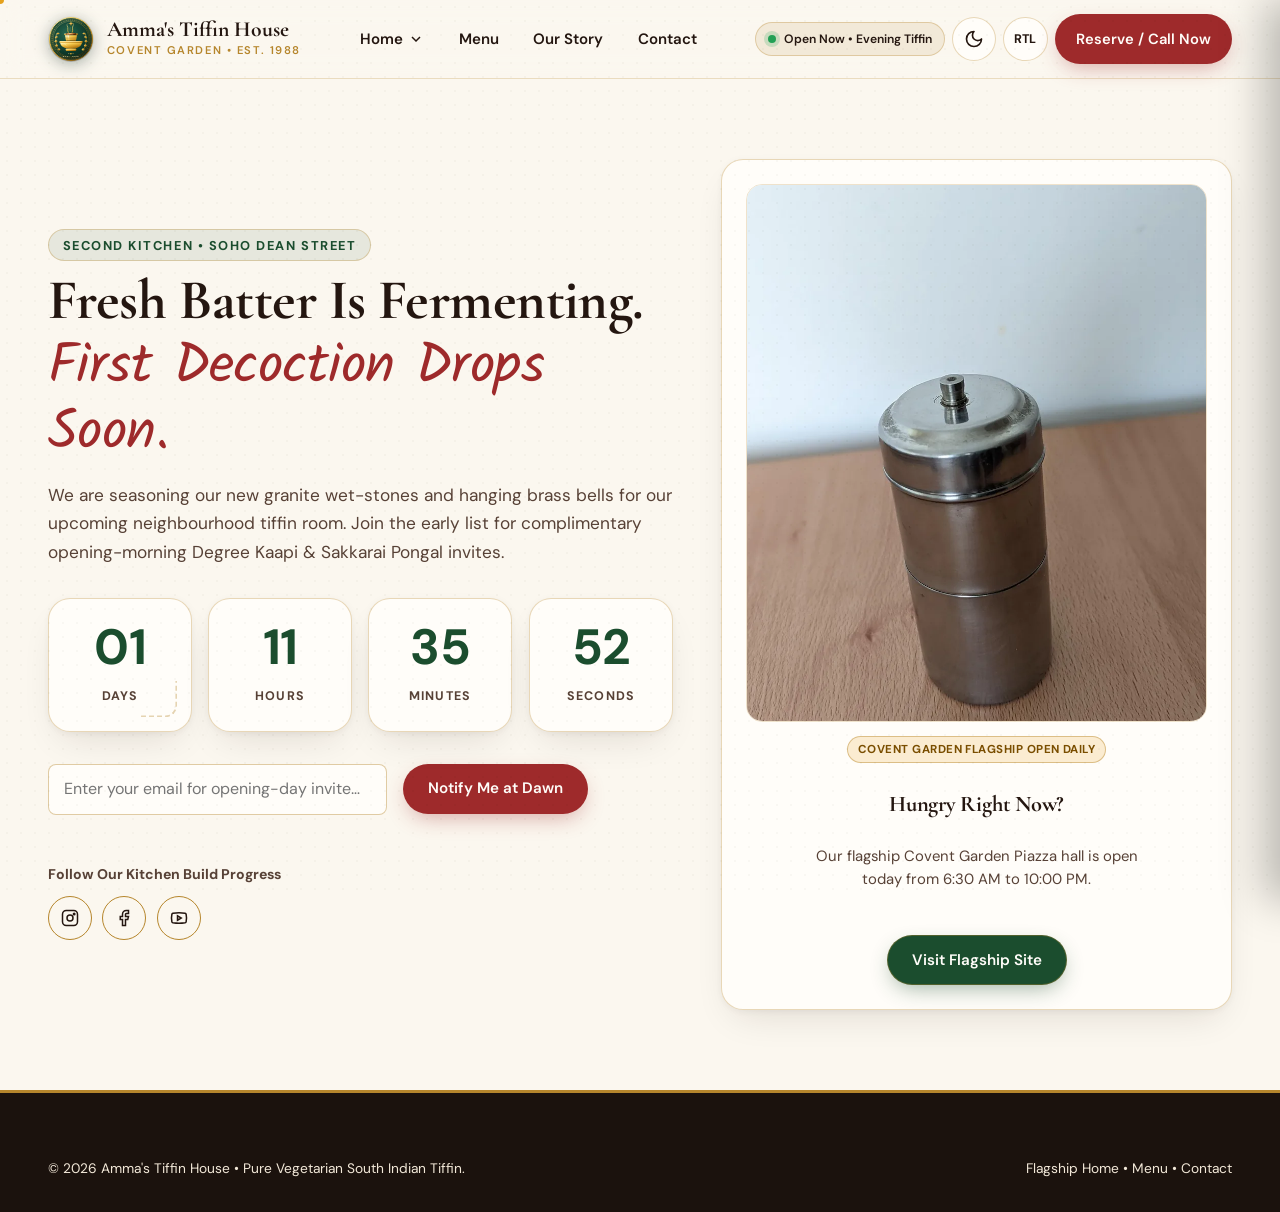
<file: pages/coming-soon.html>
<!DOCTYPE html>
<html lang="en" dir="ltr" data-theme="light">
<head>
  <meta charset="UTF-8" />
  <meta name="viewport" content="width=device-width, initial-scale=1.0" />

  <!-- TODO: Replace launch branch name, date, and brand metadata -->
  <title>New Tiffin House Opening Soon | Amma's Tiffin House</title>
  <meta name="description" content="Fresh stone-ground batter is fermenting! Join our early guest list for opening-day Kumbakonam degree coffee and tiffin invites from Amma's Tiffin House." />
  <meta name="robots" content="noindex, follow" />

  <meta property="og:type" content="website" />
  <meta property="og:site_name" content="Amma's Tiffin House" />
  <meta property="og:title" content="New Tiffin House Opening Soon | Amma's Tiffin House" />
  <meta property="og:description" content="Fresh stone-ground batter is fermenting! Join our early guest list for opening-day Kumbakonam degree coffee and tiffin invites from Amma's Tiffin House." />
  <meta property="og:image" content="../assets/images/coming-soon-brass.jpg" />

  <link rel="icon" type="image/svg+xml" href="../assets/images/logo.svg" />

  <script>
    (function () {
      try {
        var t = localStorage.getItem('ammas_tiffin_theme');
        var d = localStorage.getItem('ammas_tiffin_dir');
        if (t === 'dark' || (!t && window.matchMedia('(prefers-color-scheme: dark)').matches)) {
          document.documentElement.setAttribute('data-theme', 'dark');
        }
        if (d === 'rtl') {
          document.documentElement.setAttribute('dir', 'rtl');
        }
      } catch (e) {}
    })();
  </script>

  <!-- Stylesheets (Base, Separated Mobile/Tab/1024 Views, Dark Mode & RTL) -->
  <link rel="stylesheet" href="../assets/css/style.css" />
  <link rel="stylesheet" href="../assets/css/mobile.css" media="(max-width: 767.98px)" />
  <link rel="stylesheet" href="../assets/css/tablet.css" media="(min-width: 768px) and (max-width: 1023.98px)" />
  <link rel="stylesheet" href="../assets/css/desktop-1024.css" media="(min-width: 1024px)" />
  <link rel="stylesheet" href="../assets/css/dark-mode.css" />
  <link rel="stylesheet" href="../assets/css/rtl.css" />
</head>
<body>
  <a class="skip-link" href="#main-content">Skip to main content</a>

  <div class="preloader" data-preloader aria-hidden="true">
    <svg class="preloader__kolam" viewBox="0 0 80 80" fill="none" stroke="currentColor" stroke-width="2.2">
      <circle cx="40" cy="40" r="32" />
      <path d="M40 12 C56 28, 56 52, 40 68 C24 52, 24 28, 40 12 Z" />
      <circle cx="40" cy="40" r="5" />
    </svg>
    <span class="preloader__label">Heating the Cast-Iron Kal…</span>
  </div>

  <!-- =====================================================================
       SITE HEADER & NAVIGATION
       ===================================================================== -->
  <header class="site-header" data-site-header>
    <div class="container site-header__inner">
      <a href="./index.html" class="brand-logo" aria-label="Amma's Tiffin House — Home">
        <span class="brand-logo__emblem" aria-hidden="true">
          <img src="../assets/images/logo.svg" alt="Amma's Tiffin House Logo" class="brand-logo__img" width="46" height="46" />
        </span>
        <span class="brand-logo__text">
          <span class="brand-logo__name">Amma's Tiffin House</span>
          <span class="brand-logo__sub">Covent Garden • Est. 1988</span>
        </span>
      </a>

      <nav class="primary-nav" aria-label="Primary Navigation">
        <div class="nav-dropdown" data-dropdown>
          <button type="button" class="dropdown-trigger" data-dropdown-trigger aria-expanded="false" aria-haspopup="true">
            <span>Home</span>
            <svg width="16" height="16" viewBox="0 0 24 24" fill="none" stroke="currentColor" stroke-width="2.2" aria-hidden="true"><path d="m6 9 6 6 6-6"/></svg>
          </button>
          <ul class="dropdown-menu" data-dropdown-menu>
            <li>
              <a href="./index.html">
                <span class="dropdown-menu__title">Home 1</span>
              </a>
            </li>
            <li>
              <a href="./home-2.html">
                <span class="dropdown-menu__title">Home 2</span>
              </a>
            </li>
          </ul>
        </div>
        <a href="./menu.html" class="nav-link">Menu</a>
        <a href="./our-story.html" class="nav-link">Our Story</a>
        <a href="./contact.html" class="nav-link">Contact</a>
      </nav>

      <div class="header-actions">
        <div class="status-badge" data-live-status aria-live="polite">
          <span class="status-badge__dot" aria-hidden="true"></span>
          <span class="status-badge__text">Checking kitchen hours…</span>
        </div>

        <button type="button" class="icon-btn" data-theme-toggle aria-pressed="false" aria-label="Switch to Filter Coffee dark mode">
          <span class="theme-toggle__moon" aria-hidden="true">
            <svg width="20" height="20" viewBox="0 0 24 24" fill="none" stroke="currentColor" stroke-width="2" stroke-linecap="round" stroke-linejoin="round">
              <path d="M12 3a6 6 0 0 0 9 9 9 9 0 1 1-9-9Z"/>
            </svg>
          </span>
          <span class="theme-toggle__sun" aria-hidden="true">
            <svg width="20" height="20" viewBox="0 0 24 24" fill="none" stroke="currentColor" stroke-width="2" stroke-linecap="round" stroke-linejoin="round">
              <circle cx="12" cy="12" r="4.5"/>
              <line x1="12" y1="2" x2="12" y2="4.5"/>
              <line x1="12" y1="19.5" x2="12" y2="22"/>
              <line x1="4.22" y1="4.22" x2="6" y2="6"/>
              <line x1="18" y1="18" x2="19.78" y2="19.78"/>
              <line x1="2" y1="12" x2="4.5" y2="12"/>
              <line x1="19.5" y1="12" x2="22" y2="12"/>
              <line x1="4.22" y1="19.78" x2="6" y2="18"/>
              <line x1="18" y1="6" x2="19.78" y2="4.22"/>
            </svg>
          </span>
        </button>

        <button type="button" class="icon-btn" data-rtl-toggle aria-pressed="false" aria-label="Switch layout direction to Right-to-Left">
          <span data-rtl-label>RTL</span>
        </button>

        <a href="./contact.html#reserve-table" class="btn btn--kumkum header-cta" data-magnetic>
          Reserve / Call Now
        </a>

        <button type="button" class="icon-btn hamburger-btn" data-nav-toggle aria-expanded="false" aria-controls="mobile-drawer" aria-label="Open navigation menu">
          <svg width="22" height="22" viewBox="0 0 24 24" fill="none" stroke="currentColor" stroke-width="2.2" aria-hidden="true"><path d="M4 7h16M4 12h16M4 17h16"/></svg>
        </button>
      </div>
    </div>
  </header>

  <div class="nav-backdrop" data-nav-backdrop></div>
  <aside id="mobile-drawer" class="nav-drawer" data-nav-drawer aria-label="Mobile Navigation">
    <div class="nav-drawer__header">
      <button type="button" class="icon-btn nav-drawer__close" data-nav-close aria-label="Close navigation menu">
        <svg width="20" height="20" viewBox="0 0 24 24" fill="none" stroke="currentColor" stroke-width="2.2" stroke-linecap="round" stroke-linejoin="round" aria-hidden="true">
          <line x1="18" y1="6" x2="6" y2="18"></line>
          <line x1="6" y1="6" x2="18" y2="18"></line>
        </svg>
      </button>
    </div>

    <!-- Mobile Drawer Utility Controls: Theme & RTL -->
    <div class="nav-drawer__actions" aria-label="Appearance and language preferences">
      <button type="button" class="icon-btn" data-theme-toggle aria-pressed="false" aria-label="Switch to Filter Coffee dark mode">
        <span class="theme-toggle__moon" aria-hidden="true">
          <svg width="20" height="20" viewBox="0 0 24 24" fill="none" stroke="currentColor" stroke-width="2" stroke-linecap="round" stroke-linejoin="round">
            <path d="M12 3a6 6 0 0 0 9 9 9 9 0 1 1-9-9Z"/>
          </svg>
        </span>
        <span class="theme-toggle__sun" aria-hidden="true">
          <svg width="20" height="20" viewBox="0 0 24 24" fill="none" stroke="currentColor" stroke-width="2" stroke-linecap="round" stroke-linejoin="round">
            <circle cx="12" cy="12" r="4.5"/>
            <line x1="12" y1="2" x2="12" y2="4.5"/>
            <line x1="12" y1="19.5" x2="12" y2="22"/>
            <line x1="4.22" y1="4.22" x2="6" y2="6"/>
            <line x1="18" y1="18" x2="19.78" y2="19.78"/>
            <line x1="2" y1="12" x2="4.5" y2="12"/>
            <line x1="19.5" y1="12" x2="22" y2="12"/>
            <line x1="4.22" y1="19.78" x2="6" y2="18"/>
            <line x1="18" y1="6" x2="19.78" y2="4.22"/>
          </svg>
        </span>
      </button>

      <button type="button" class="icon-btn" data-rtl-toggle aria-pressed="false" aria-label="Switch layout direction to Right-to-Left">
        <span data-rtl-label>RTL</span>
      </button>
    </div>

    <ul class="nav-drawer__list">
      <li class="nav-drawer__dropdown" data-drawer-dropdown>
        <button type="button" class="nav-drawer__dropdown-trigger" data-drawer-dropdown-trigger aria-expanded="false">
          <span>Home</span>
          <svg class="nav-drawer__arrow" width="16" height="16" viewBox="0 0 24 24" fill="none" stroke="currentColor" stroke-width="2.2" aria-hidden="true">
            <path d="m6 9 6 6 6-6"/>
          </svg>
        </button>
        <ul class="nav-drawer__sub-menu">
          <li><a href="./index.html" class="nav-drawer__link">Home 1</a></li>
          <li><a href="./home-2.html" class="nav-drawer__link">Home 2</a></li>
        </ul>
      </li>
      <li><a href="./menu.html" class="nav-drawer__link">Menu</a></li>
      <li><a href="./our-story.html" class="nav-drawer__link">Our Story</a></li>
      <li><a href="./contact.html" class="nav-drawer__link">Contact</a></li>
    </ul>

    <!-- Reservation & CTA (Same as Web View) -->
    <a href="./contact.html#reserve-table" class="btn btn--kumkum">Reserve / Call Now</a>
  </aside>

  <!-- =====================================================================
       MAIN CONTENT — COMING SOON / PRE-LAUNCH PAGE
       ===================================================================== -->
  <main id="main-content">
    <section class="section" aria-labelledby="coming-soon-heading">
      <div class="container coming-soon-grid">
        <div>
          <span class="eyebrow">Second Kitchen • Soho Dean Street</span>
          <h1 id="coming-soon-heading">
            Fresh Batter Is Fermenting. <span class="accent-script">First Decoction Drops Soon.</span>
          </h1>
          <p style="font-size: 1.08rem; max-width: 54ch;">
            We are seasoning our new granite wet-stones and hanging brass bells for our upcoming neighbourhood tiffin room. Join the early list for complimentary opening-morning Degree Kaapi &amp; Sakkarai Pongal invites.
          </p>

          <!-- TODO: Update data-launch-date ISO timestamp to your exact opening date -->
          <div
            class="countdown-grid"
            data-countdown
            data-launch-date="2026-12-06T06:30:00+00:00"
            role="timer"
            aria-label="Countdown until opening morning"
          >
            <article class="tiffin-card" data-tilt data-card-anim="kolam">
              <div class="tiffin-card__inner">
                <span class="countdown-unit__num ltr-num" data-cd-days>31</span>
                <span class="countdown-unit__label">Days</span>
              </div>
            </article>

            <article class="tiffin-card" data-tilt data-card-anim="steam">
              <div class="tiffin-card__inner">
                <span class="countdown-unit__num ltr-num" data-cd-hours>13</span>
                <span class="countdown-unit__label">Hours</span>
              </div>
            </article>

            <article class="tiffin-card" data-tilt data-card-anim="spice">
              <div class="tiffin-card__inner">
                <span class="countdown-unit__num ltr-num" data-cd-mins>45</span>
                <span class="countdown-unit__label">Minutes</span>
              </div>
            </article>

            <article class="tiffin-card" data-tilt data-card-anim="coffee">
              <div class="tiffin-card__inner">
                <span class="countdown-unit__num ltr-num" data-cd-secs>19</span>
                <span class="countdown-unit__label">Seconds</span>
              </div>
            </article>
          </div>

          <!-- Email Notify Form -->
          <!-- TODO: Replace action URL with Mailchimp / ConvertKit / Formspree endpoint -->
          <form
            action="https://app.convertkit.com/forms/YOUR_LIST_ID/subscriptions"
            method="post"
            novalidate
            data-validate-form
            data-success-message="Nandri! You are on our First-Morning Brass Kaapi guest list."
          >
            <div class="newsletter-form__row" style="margin-inline: 0;">
              <div class="form-field">
                <label class="sr-only" for="launch-email">Email Address for Opening Invite</label>
                <input
                  type="email"
                  id="launch-email"
                  name="email"
                  placeholder="Enter your email for opening-day invite…"
                  required
                  autocomplete="email"
                  data-error-required="Please enter your email address so we can send your invite."
                />
              </div>
              <button type="submit" class="btn btn--kumkum" data-magnetic>
                Notify Me at Dawn
              </button>
            </div>
            <div class="form-status-banner" data-form-status role="status" aria-live="polite" hidden></div>
          </form>

          <!-- Social Links Row -->
          <div style="margin-top: var(--space-4);">
            <p style="font-size: 0.88rem; font-weight: 700; margin-bottom: 0.65rem;">Follow Our Kitchen Build Progress</p>
            <div class="social-row">
              <!-- TODO: Replace social links -->
              <a href="https://instagram.com" class="social-pill" target="_blank" rel="noopener noreferrer" aria-label="Instagram">
                <svg width="18" height="18" viewBox="0 0 24 24" fill="none" stroke="currentColor" stroke-width="2" aria-hidden="true"><rect width="20" height="20" x="2" y="2" rx="5"/><circle cx="12" cy="12" r="4"/><circle cx="17.5" cy="6.5" r="1"/></svg>
              </a>
              <a href="https://facebook.com" class="social-pill" target="_blank" rel="noopener noreferrer" aria-label="Facebook">
                <svg width="18" height="18" viewBox="0 0 24 24" fill="none" stroke="currentColor" stroke-width="2" aria-hidden="true"><path d="M18 2h-3a5 5 0 0 0-5 5v3H7v4h3v8h4v-8h3l1-4h-4V7a1 1 0 0 1 1-1h3z"/></svg>
              </a>
              <a href="https://youtube.com" class="social-pill" target="_blank" rel="noopener noreferrer" aria-label="YouTube">
                <svg width="18" height="18" viewBox="0 0 24 24" fill="none" stroke="currentColor" stroke-width="2" aria-hidden="true"><path d="M2.5 17a24.12 24.12 0 0 1 0-10 2 2 0 0 1 1.4-1.4 49.56 49.56 0 0 1 16.2 0A2 2 0 0 1 21.5 7a24.12 24.12 0 0 1 0 10 2 2 0 0 1-1.4 1.4 49.55 49.55 0 0 1-16.2 0A2 2 0 0 1 2.5 17"/><path d="m10 15 5-3-5-3z"/></svg>
              </a>
            </div>
          </div>
        </div>

        <!-- Unique Coming Soon Photograph -->
        <div>
          <article class="tiffin-card" data-tilt data-card-anim="coffee">
            <div class="tiffin-card__inner">
              <div class="tiffin-card__media" style="aspect-ratio: 6 / 7;">
                <picture>
                  <source srcset="../assets/images/coming-soon-brass.webp" type="image/webp" />
                  <img
                    src="../assets/images/coming-soon-brass.jpg"
                    alt="Traditional two-chamber artisanal coffee filter steeping fresh single-origin decoction on wooden table"
                    width="900"
                    height="1050"
                    fetchpriority="high"
                  />
                </picture>
              </div>
              <span class="badge badge--chef">Covent Garden Flagship Open Daily</span>
              <h2 class="tiffin-card__title" style="font-size: 1.4rem;">Hungry Right Now?</h2>
              <p class="tiffin-card__desc">Our flagship Covent Garden Piazza hall is open today from 6:30 AM to 10:00 PM.</p>
              <a href="./index.html" class="btn btn--primary">Visit Flagship Site</a>
            </div>
          </article>
        </div>
      </div>
    </section>
  </main>

  <footer class="site-footer">
    <div class="container">
      <div class="site-footer__bottom" style="padding-top: 0;">
        <span>&copy; 2026 Amma's Tiffin House • Pure Vegetarian South Indian Tiffin.</span>
        <span><a href="./index.html">Flagship Home</a> • <a href="./menu.html">Menu</a> • <a href="./contact.html">Contact</a></span>
      </div>
    </div>
  </footer>

  <!-- Scroll Up (Back to Top) Floating Button -->
  <button type="button" class="scroll-up-btn" data-scroll-top aria-label="Scroll to top of page" title="Scroll to top">
    <svg width="20" height="20" viewBox="0 0 24 24" fill="none" stroke="currentColor" stroke-width="2.5" stroke-linecap="round" stroke-linejoin="round" aria-hidden="true">
      <path d="m18 15-6-6-6 6"/>
    </svg>
  </button>

  <script src="../assets/js/plugins/tilt.js" defer></script>
  <script src="../assets/js/plugins/counter.js" defer></script>
  <script src="../assets/js/plugins/plate-builder.js" defer></script>
  <script src="../assets/js/main.js" defer></script>
</body>
</html>
</file>
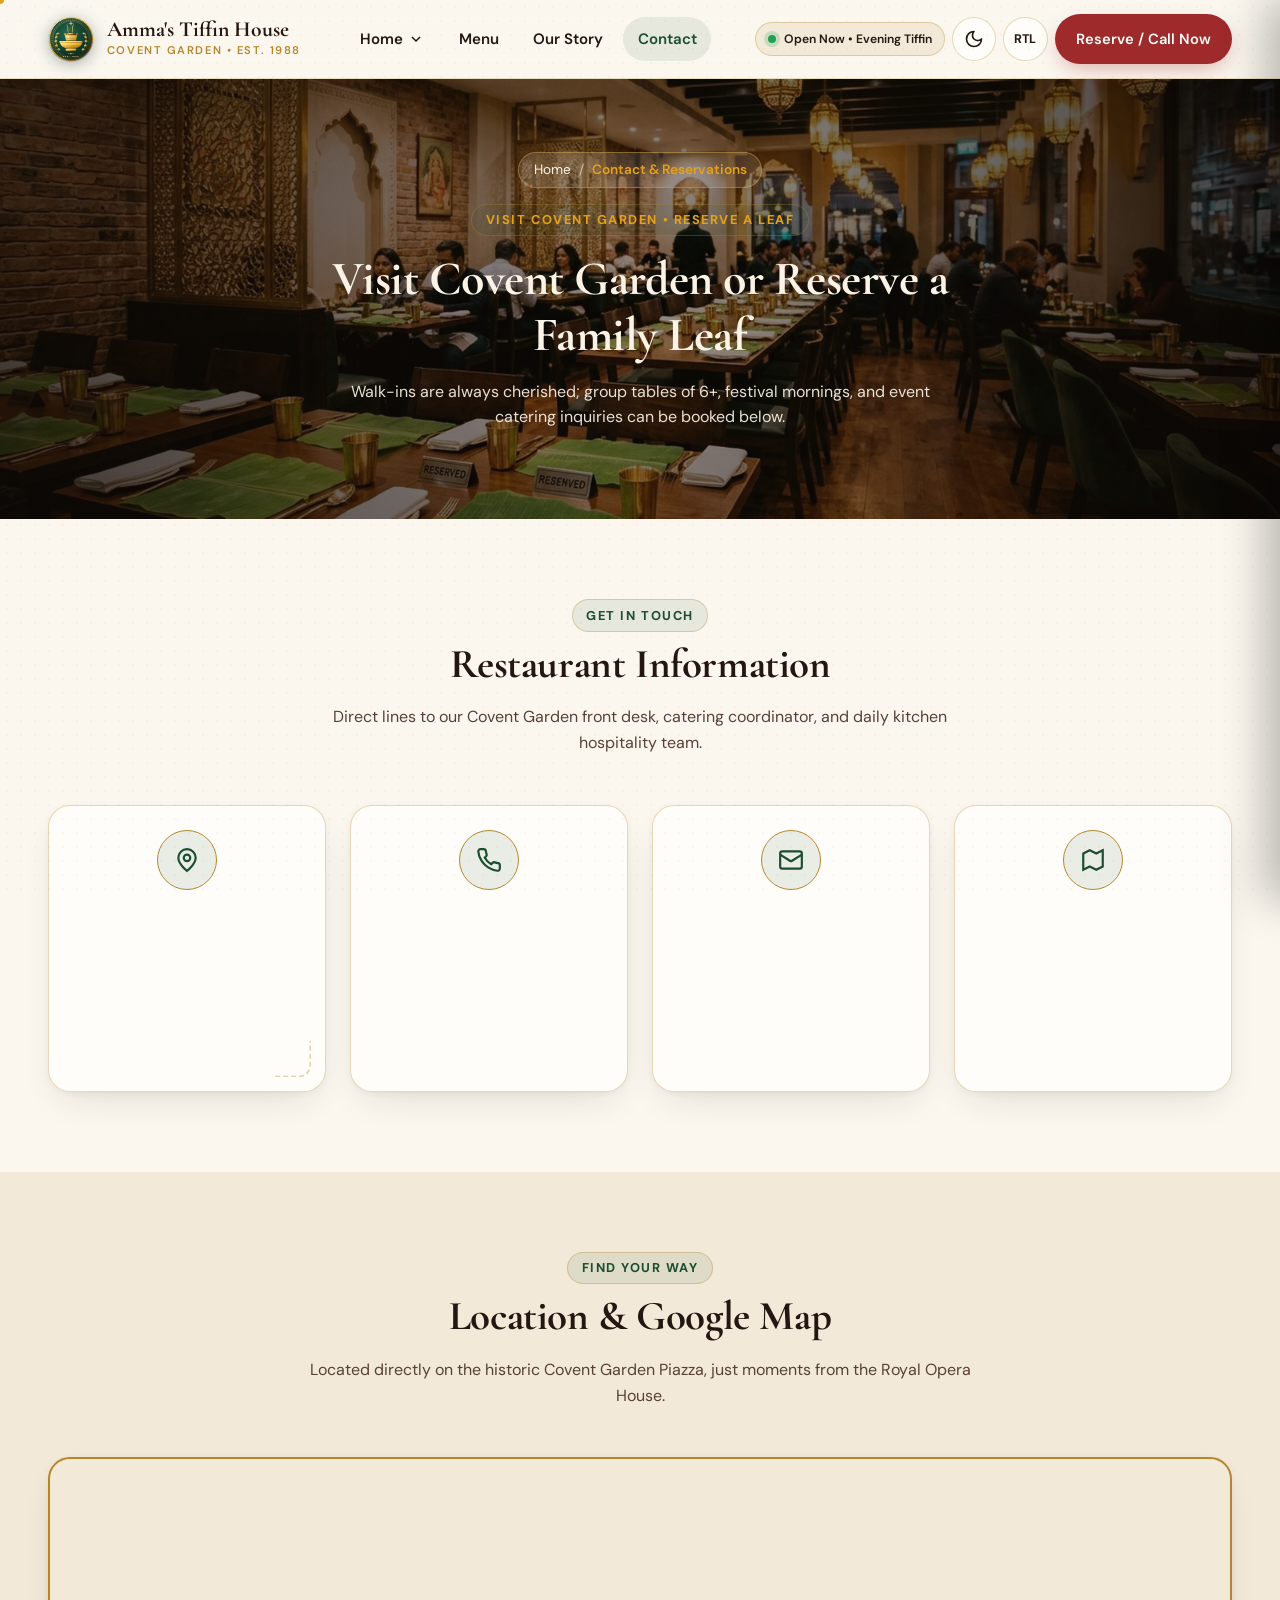
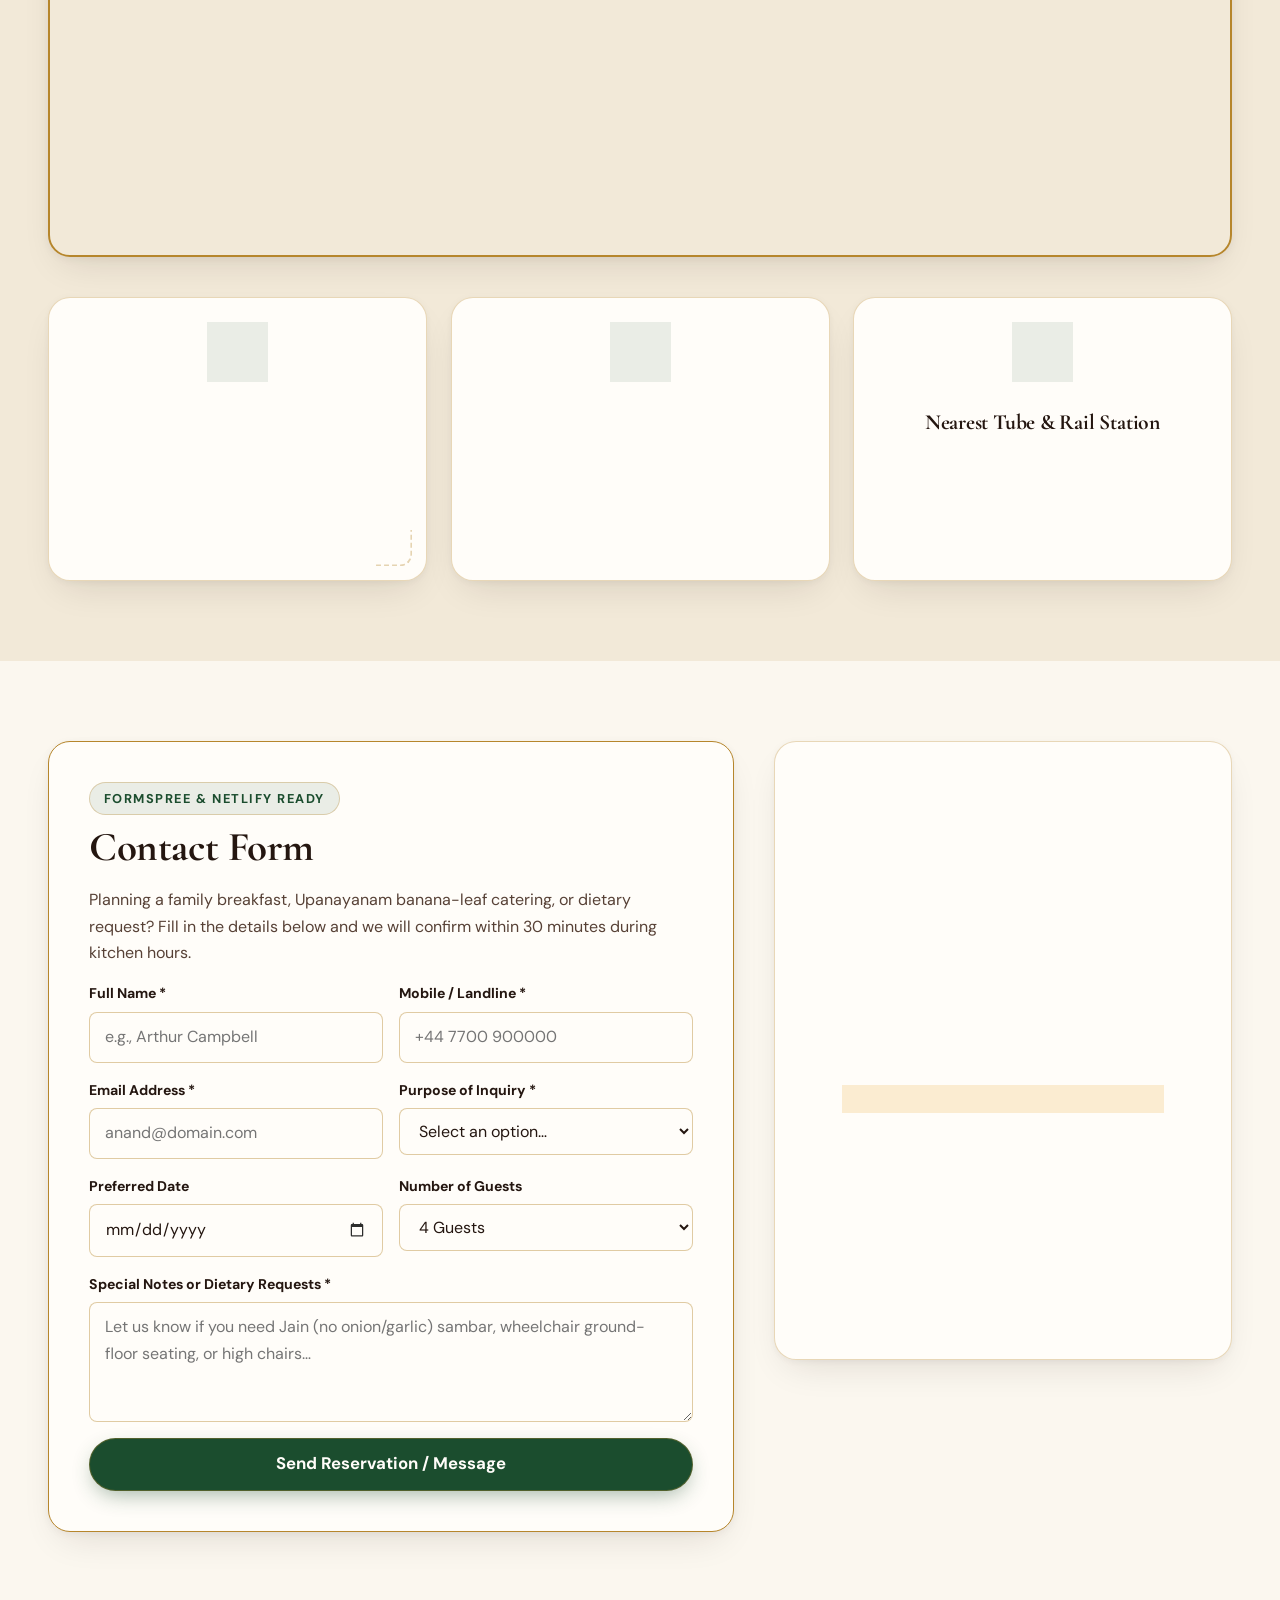
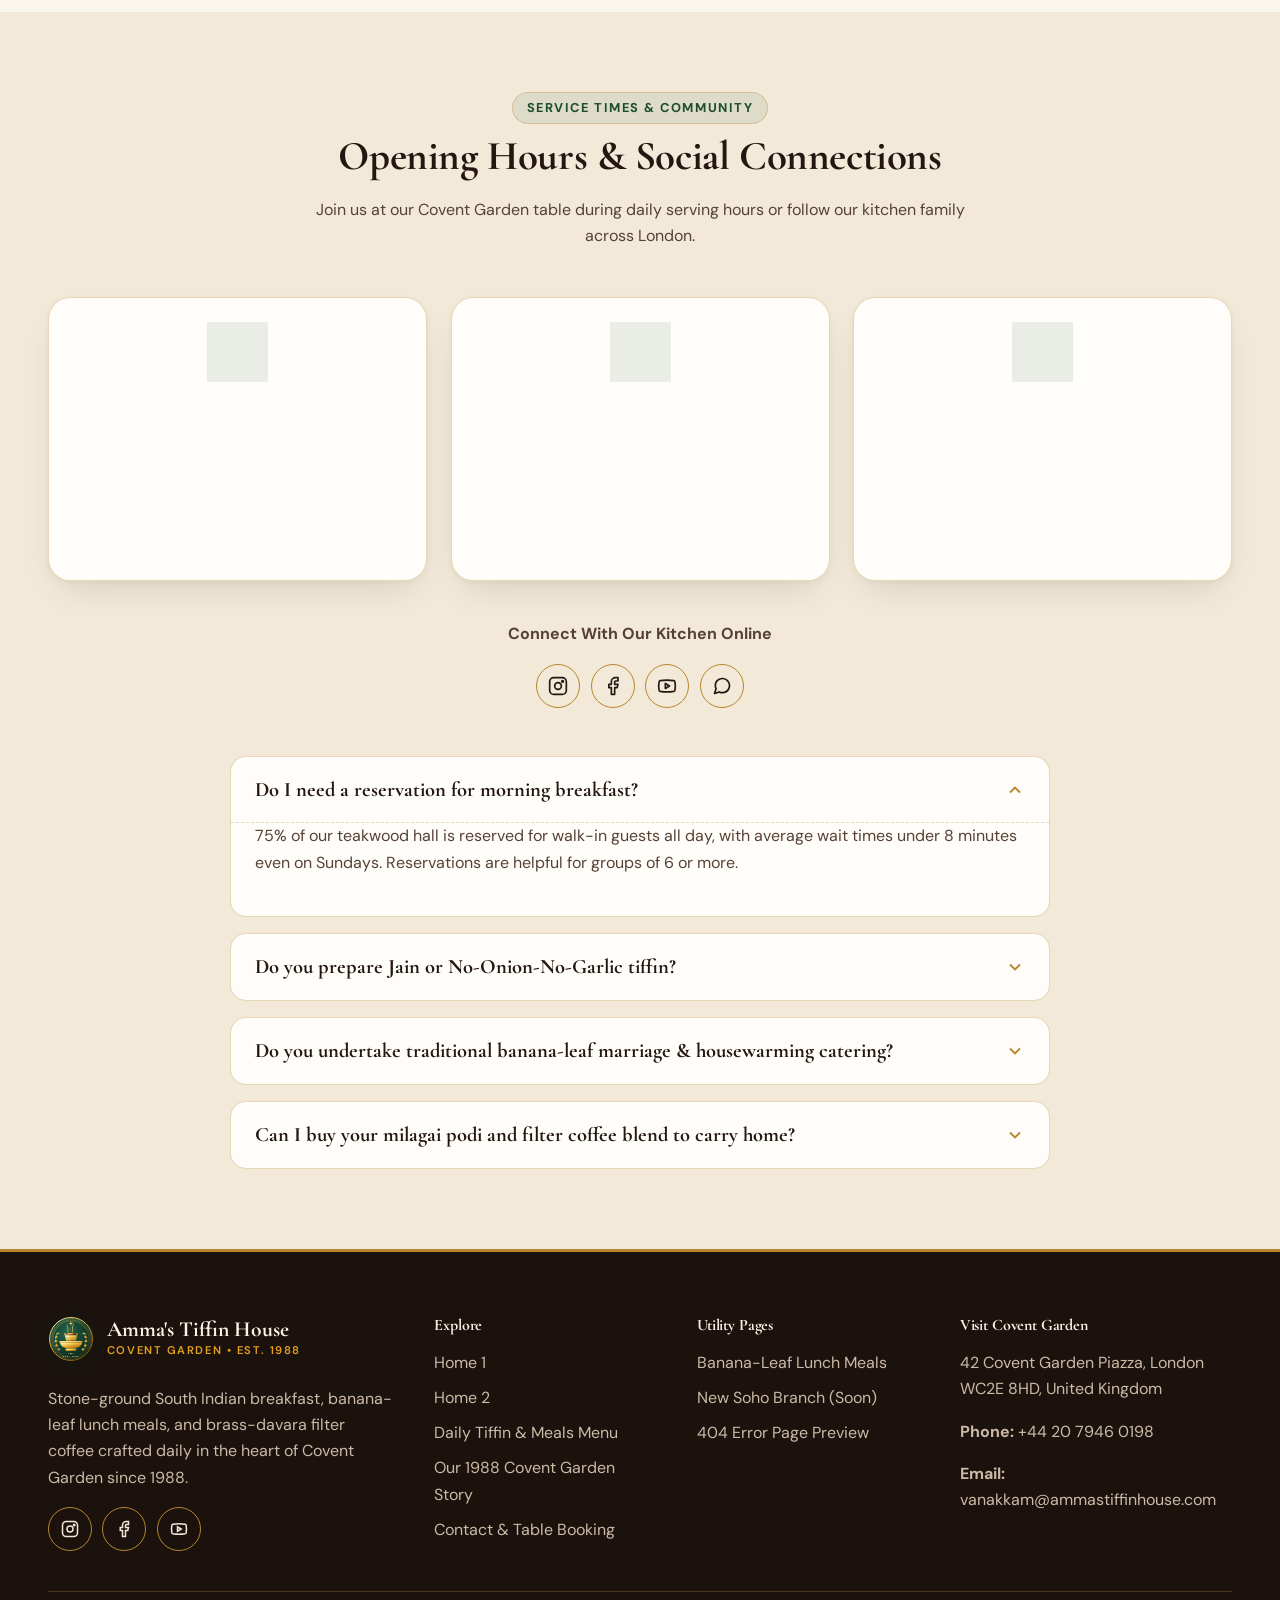
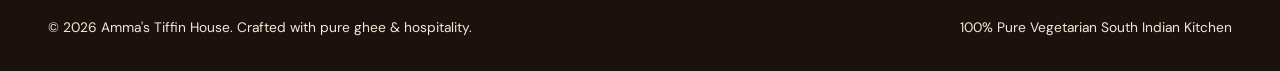
<file: pages/contact.html>
<!DOCTYPE html>
<html lang="en" dir="ltr" data-theme="light">
<head>
  <meta charset="UTF-8" />
  <meta name="viewport" content="width=device-width, initial-scale=1.0" />

  <!-- TODO: Replace title, description, canonical URL, and brand name -->
  <title>Contact, Map &amp; Table Reservations | Amma's Tiffin House</title>
  <meta name="description" content="Visit Amma's Tiffin House at Covent Garden Piazza, London. Reserve a family table, inquire about banana-leaf catering, or view serving hours." />
  <link rel="canonical" href="https://ammastiffinhouse.com/pages/contact.html" />

  <meta property="og:type" content="website" />
  <meta property="og:site_name" content="Amma's Tiffin House" />
  <meta property="og:title" content="Contact, Map &amp; Table Reservations | Amma's Tiffin House" />
  <meta property="og:description" content="Visit Amma's Tiffin House at Covent Garden Piazza, London. Reserve a family table, inquire about banana-leaf catering, or view serving hours." />
  <meta property="og:url" content="https://ammastiffinhouse.com/pages/contact.html" />
  <meta property="og:image" content="../assets/images/contact-banner.jpg" />

  <link rel="icon" type="image/svg+xml" href="../assets/images/logo.svg" />

  <script>
    (function () {
      try {
        var t = localStorage.getItem('ammas_tiffin_theme');
        var d = localStorage.getItem('ammas_tiffin_dir');
        if (t === 'dark' || (!t && window.matchMedia('(prefers-color-scheme: dark)').matches)) {
          document.documentElement.setAttribute('data-theme', 'dark');
        }
        if (d === 'rtl') {
          document.documentElement.setAttribute('dir', 'rtl');
        }
      } catch (e) {}
    })();
  </script>

  <!-- Stylesheets (Base, Separated Mobile/Tab/1024 Views, Dark Mode & RTL) -->
  <link rel="stylesheet" href="../assets/css/style.css" />
  <link rel="stylesheet" href="../assets/css/mobile.css" media="(max-width: 767.98px)" />
  <link rel="stylesheet" href="../assets/css/tablet.css" media="(min-width: 768px) and (max-width: 1023.98px)" />
  <link rel="stylesheet" href="../assets/css/desktop-1024.css" media="(min-width: 1024px)" />
  <link rel="stylesheet" href="../assets/css/dark-mode.css" />
  <link rel="stylesheet" href="../assets/css/rtl.css" />

  <script type="application/ld+json">
  {
    "@context": "https://schema.org",
    "@type": "Restaurant",
    "name": "Amma's Tiffin House",
    "url": "https://ammastiffinhouse.com/pages/contact.html",
    "telephone": "+44-20-7946-0198",
    "email": "vanakkam@ammastiffinhouse.com",
    "acceptsReservations": "True",
    "address": {
      "@type": "PostalAddress",
      "streetAddress": "42 Covent Garden Piazza",
      "addressLocality": "London",
      "addressRegion": "Greater London",
      "postalCode": "WC2E 8HD",
      "addressCountry": "GB"
    },
    "geo": {
      "@type": "GeoCoordinates",
      "latitude": 51.5117,
      "longitude": -0.1238
    }
  }
  </script>
</head>
<body>
  <a class="skip-link" href="#main-content">Skip to main content</a>

  <div class="preloader" data-preloader aria-hidden="true">
    <svg class="preloader__kolam" viewBox="0 0 80 80" fill="none" stroke="currentColor" stroke-width="2.2">
      <circle cx="40" cy="40" r="32" />
      <path d="M40 12 C56 28, 56 52, 40 68 C24 52, 24 28, 40 12 Z" />
      <path d="M12 40 C28 24, 52 24, 68 40 C52 56, 28 56, 12 40 Z" />
      <circle cx="40" cy="40" r="5" />
    </svg>
    <span class="preloader__label">Welcoming You Home…</span>
  </div>

  <!-- =====================================================================
       SITE HEADER & NAVIGATION
       ===================================================================== -->
  <header class="site-header" data-site-header>
    <div class="container site-header__inner">
      <a href="./index.html" class="brand-logo" aria-label="Amma's Tiffin House — Home">
        <span class="brand-logo__emblem" aria-hidden="true">
          <img src="../assets/images/logo.svg" alt="Amma's Tiffin House Logo" class="brand-logo__img" width="46" height="46" />
        </span>
        <span class="brand-logo__text">
          <span class="brand-logo__name">Amma's Tiffin House</span>
          <span class="brand-logo__sub">Covent Garden • Est. 1988</span>
        </span>
      </a>

      <nav class="primary-nav" aria-label="Primary Navigation">
        <div class="nav-dropdown" data-dropdown>
          <button type="button" class="dropdown-trigger" data-dropdown-trigger aria-expanded="false" aria-haspopup="true">
            <span>Home</span>
            <svg width="16" height="16" viewBox="0 0 24 24" fill="none" stroke="currentColor" stroke-width="2.2" aria-hidden="true"><path d="m6 9 6 6 6-6"/></svg>
          </button>
          <ul class="dropdown-menu" data-dropdown-menu>
            <li>
              <a href="./index.html">
                <span class="dropdown-menu__title">Home 1</span>
              </a>
            </li>
            <li>
              <a href="./home-2.html">
                <span class="dropdown-menu__title">Home 2</span>
              </a>
            </li>
          </ul>
        </div>
        <a href="./menu.html" class="nav-link">Menu</a>
        <a href="./our-story.html" class="nav-link">Our Story</a>
        <a href="./contact.html" class="nav-link" aria-current="page">Contact</a>
      </nav>

      <div class="header-actions">
        <div class="status-badge" data-live-status aria-live="polite">
          <span class="status-badge__dot" aria-hidden="true"></span>
          <span class="status-badge__text">Checking kitchen hours…</span>
        </div>

        <button type="button" class="icon-btn" data-theme-toggle aria-pressed="false" aria-label="Switch to Filter Coffee dark mode">
          <span class="theme-toggle__moon" aria-hidden="true">
            <svg width="20" height="20" viewBox="0 0 24 24" fill="none" stroke="currentColor" stroke-width="2" stroke-linecap="round" stroke-linejoin="round">
              <path d="M12 3a6 6 0 0 0 9 9 9 9 0 1 1-9-9Z"/>
            </svg>
          </span>
          <span class="theme-toggle__sun" aria-hidden="true">
            <svg width="20" height="20" viewBox="0 0 24 24" fill="none" stroke="currentColor" stroke-width="2" stroke-linecap="round" stroke-linejoin="round">
              <circle cx="12" cy="12" r="4.5"/>
              <line x1="12" y1="2" x2="12" y2="4.5"/>
              <line x1="12" y1="19.5" x2="12" y2="22"/>
              <line x1="4.22" y1="4.22" x2="6" y2="6"/>
              <line x1="18" y1="18" x2="19.78" y2="19.78"/>
              <line x1="2" y1="12" x2="4.5" y2="12"/>
              <line x1="19.5" y1="12" x2="22" y2="12"/>
              <line x1="4.22" y1="19.78" x2="6" y2="18"/>
              <line x1="18" y1="6" x2="19.78" y2="4.22"/>
            </svg>
          </span>
        </button>

        <button type="button" class="icon-btn" data-rtl-toggle aria-pressed="false" aria-label="Switch layout direction to Right-to-Left">
          <span data-rtl-label>RTL</span>
        </button>

        <a href="#reserve-table" class="btn btn--kumkum header-cta" data-magnetic>
          Reserve / Call Now
        </a>

        <button type="button" class="icon-btn hamburger-btn" data-nav-toggle aria-expanded="false" aria-controls="mobile-drawer" aria-label="Open navigation menu">
          <svg width="22" height="22" viewBox="0 0 24 24" fill="none" stroke="currentColor" stroke-width="2.2" aria-hidden="true"><path d="M4 7h16M4 12h16M4 17h16"/></svg>
        </button>
      </div>
    </div>
  </header>

  <div class="nav-backdrop" data-nav-backdrop></div>
  <aside id="mobile-drawer" class="nav-drawer" data-nav-drawer aria-label="Mobile Navigation">
    <div class="nav-drawer__header">
      <button type="button" class="icon-btn nav-drawer__close" data-nav-close aria-label="Close navigation menu">
        <svg width="20" height="20" viewBox="0 0 24 24" fill="none" stroke="currentColor" stroke-width="2.2" stroke-linecap="round" stroke-linejoin="round" aria-hidden="true">
          <line x1="18" y1="6" x2="6" y2="18"></line>
          <line x1="6" y1="6" x2="18" y2="18"></line>
        </svg>
      </button>
    </div>

    <!-- Mobile Drawer Utility Controls: Theme & RTL -->
    <div class="nav-drawer__actions" aria-label="Appearance and language preferences">
      <button type="button" class="icon-btn" data-theme-toggle aria-pressed="false" aria-label="Switch to Filter Coffee dark mode">
        <span class="theme-toggle__moon" aria-hidden="true">
          <svg width="20" height="20" viewBox="0 0 24 24" fill="none" stroke="currentColor" stroke-width="2" stroke-linecap="round" stroke-linejoin="round">
            <path d="M12 3a6 6 0 0 0 9 9 9 9 0 1 1-9-9Z"/>
          </svg>
        </span>
        <span class="theme-toggle__sun" aria-hidden="true">
          <svg width="20" height="20" viewBox="0 0 24 24" fill="none" stroke="currentColor" stroke-width="2" stroke-linecap="round" stroke-linejoin="round">
            <circle cx="12" cy="12" r="4.5"/>
            <line x1="12" y1="2" x2="12" y2="4.5"/>
            <line x1="12" y1="19.5" x2="12" y2="22"/>
            <line x1="4.22" y1="4.22" x2="6" y2="6"/>
            <line x1="18" y1="18" x2="19.78" y2="19.78"/>
            <line x1="2" y1="12" x2="4.5" y2="12"/>
            <line x1="19.5" y1="12" x2="22" y2="12"/>
            <line x1="4.22" y1="19.78" x2="6" y2="18"/>
            <line x1="18" y1="6" x2="19.78" y2="4.22"/>
          </svg>
        </span>
      </button>

      <button type="button" class="icon-btn" data-rtl-toggle aria-pressed="false" aria-label="Switch layout direction to Right-to-Left">
        <span data-rtl-label>RTL</span>
      </button>
    </div>

    <ul class="nav-drawer__list">
      <li class="nav-drawer__dropdown" data-drawer-dropdown>
        <button type="button" class="nav-drawer__dropdown-trigger" data-drawer-dropdown-trigger aria-expanded="false">
          <span>Home</span>
          <svg class="nav-drawer__arrow" width="16" height="16" viewBox="0 0 24 24" fill="none" stroke="currentColor" stroke-width="2.2" aria-hidden="true">
            <path d="m6 9 6 6 6-6"/>
          </svg>
        </button>
        <ul class="nav-drawer__sub-menu">
          <li><a href="./index.html" class="nav-drawer__link">Home 1</a></li>
          <li><a href="./home-2.html" class="nav-drawer__link">Home 2</a></li>
        </ul>
      </li>
      <li><a href="./menu.html" class="nav-drawer__link">Menu</a></li>
      <li><a href="./our-story.html" class="nav-drawer__link">Our Story</a></li>
      <li><a href="./contact.html" class="nav-drawer__link" aria-current="page">Contact</a></li>
    </ul>

    <!-- Reservation & CTA (Same as Web View) -->
    <a href="#reserve-table" class="btn btn--kumkum">Reserve / Call Now</a>
  </aside>

  <!-- =====================================================================
       MAIN CONTENT — CONTACT & LOCATION MAP
       ===================================================================== -->
  <main id="main-content">

    <!-- =====================================================================
         SECTION 1: CONTACT HERO
         ===================================================================== -->
    <section class="page-hero contact-hero" aria-labelledby="contact-hero-heading">
      <div class="page-hero__bg contact-hero__bg">
        <picture>
          <source srcset="../assets/images/contact-banner.webp" type="image/webp" />
          <img
            src="../assets/images/contact-banner.jpg"
            alt="Warm Covent Garden South Indian restaurant dining hall prepared with reserved banana-leaf table settings and gleaming brass tumblers"
            width="1600"
            height="700"
            fetchpriority="high"
          />
        </picture>
      </div>
      <div class="page-hero__scrim contact-hero__scrim" aria-hidden="true"></div>
      <div class="container page-hero__inner contact-hero__inner">
        <nav aria-label="Breadcrumb" style="display: flex; justify-content: center;">
          <ol class="breadcrumb">
            <li><a href="./index.html">Home</a></li>
            <li class="breadcrumb__sep" aria-hidden="true">/</li>
            <li aria-current="page">Contact &amp; Reservations</li>
          </ol>
        </nav>
        <span class="eyebrow" style="color: var(--turmeric); margin-bottom: var(--space-2); margin-inline: auto;">Visit Covent Garden • Reserve a Leaf</span>
        <h1 id="contact-hero-heading">Visit Covent Garden or Reserve a Family Leaf</h1>
        <p class="page-hero__lead" style="max-width: 58ch; margin-inline: auto;">Walk-ins are always cherished; group tables of 6+, festival mornings, and event catering inquiries can be booked below.</p>
      </div>
    </section>

    <!-- =====================================================================
         SECTION 2: RESTAURANT INFORMATION
         ===================================================================== -->
    <section class="section" aria-labelledby="contact-cards-heading">
      <div class="container">
        <div class="section-header reveal">
          <span class="eyebrow">Get In Touch</span>
          <h2 id="contact-cards-heading">Restaurant Information</h2>
          <p>Direct lines to our Covent Garden front desk, catering coordinator, and daily kitchen hospitality team.</p>
        </div>
        <div class="cards-grid-4">
          <!-- TODO: Update address, phone, email, and hours -->
          <article class="tiffin-card reveal" data-tilt data-card-anim="kolam">
            <div class="tiffin-card__inner">
              <span class="tiffin-card__icon" aria-hidden="true">
                <svg width="26" height="26" viewBox="0 0 24 24" fill="none" stroke="currentColor" stroke-width="2"><path d="M20 10c0 6-8 12-8 12s-8-6-8-12a8 8 0 0 1 16 0Z"/><circle cx="12" cy="10" r="3"/></svg>
              </span>
              <h3 class="tiffin-card__title">Covent Garden Address</h3>
              <div class="tiffin-card__desc contact-card-desc">
                <div>42 Covent Garden Piazza,</div>
                <div>London WC2E 8HD, UK</div>
              </div>
            </div>
          </article>

          <article class="tiffin-card reveal" data-tilt data-card-anim="coffee">
            <div class="tiffin-card__inner">
              <span class="tiffin-card__icon" aria-hidden="true">
                <svg width="26" height="26" viewBox="0 0 24 24" fill="none" stroke="currentColor" stroke-width="2"><path d="M22 16.92v3a2 2 0 0 1-2.18 2 19.79 19.79 0 0 1-8.63-3.07 19.5 19.5 0 0 1-6-6 19.79 19.79 0 0 1-3.07-8.67A2 2 0 0 1 4.11 2h3a2 2 0 0 1 2 1.72 12.84 12.84 0 0 0 .7 2.81 2 2 0 0 1-.45 2.11L8.09 9.91a16 16 0 0 0 6 6l1.27-1.27a2 2 0 0 1 2.11-.45 12.84 12.84 0 0 0 2.81.7A2 2 0 0 1 22 16.92z"/></svg>
              </span>
              <h3 class="tiffin-card__title">Phone &amp; WhatsApp</h3>
              <div class="tiffin-card__desc contact-card-desc">
                <div>Desk: <a href="tel:+442079460198" class="ltr-num"><strong>+44 20 7946 0198</strong></a></div>
                <div>Catering: <a href="tel:+447700900198" class="ltr-num">+44 7700 900198</a></div>
              </div>
            </div>
          </article>

          <article class="tiffin-card reveal" data-tilt data-card-anim="leaf">
            <div class="tiffin-card__inner">
              <span class="tiffin-card__icon" aria-hidden="true">
                <svg width="26" height="26" viewBox="0 0 24 24" fill="none" stroke="currentColor" stroke-width="2"><rect width="20" height="16" x="2" y="4" rx="2"/><path d="m22 7-8.97 5.7a1.94 1.94 0 0 1-2.06 0L2 7"/></svg>
              </span>
              <h3 class="tiffin-card__title">Email &amp; Events</h3>
              <div class="tiffin-card__desc contact-card-desc">
                <div><a href="mailto:vanakkam@ammastiffinhouse.com" class="contact-email-link">vanakkam@ammastiffinhouse.com</a></div>
                <div><a href="mailto:sadhya@ammastiffinhouse.com" class="contact-email-link">sadhya@ammastiffinhouse.com</a></div>
              </div>
            </div>
          </article>

          <article class="tiffin-card reveal" data-tilt data-card-anim="steam">
            <div class="tiffin-card__inner">
              <span class="tiffin-card__icon" aria-hidden="true">
                <svg width="26" height="26" viewBox="0 0 24 24" fill="none" stroke="currentColor" stroke-width="2"><polygon points="3 6 9 3 15 6 21 3 21 18 15 21 9 18 3 21"/></svg>
              </span>
              <h3 class="tiffin-card__title">Central London Location</h3>
              <div class="tiffin-card__desc contact-card-desc">
                <div>Directly on Covent Garden Piazza opposite Apple Market.</div>
                <div style="font-size: 0.88rem; opacity: 0.85;">Covent Garden Station: 2 min walk.</div>
              </div>
            </div>
          </article>
        </div>
      </div>
    </section>

    <!-- =====================================================================
         SECTION 3: LOCATION & GOOGLE MAP
         ===================================================================== -->
    <section class="section section--muted" aria-labelledby="map-heading">
      <div class="container">
        <div class="section-header reveal">
          <span class="eyebrow">Find Your Way</span>
          <h2 id="map-heading">Location &amp; Google Map</h2>
          <p>Located directly on the historic Covent Garden Piazza, just moments from the Royal Opera House.</p>
        </div>

        <!-- Styled Temple-Brass Map Frame with Skeleton Loader -->
        <!-- TODO: Replace Google Maps embed URL or attach Google Maps JS API key -->
        <div class="map-frame-shell has-skeleton reveal" style="margin-bottom: var(--space-5);">
          <iframe
            title="Google Map showing Amma's Tiffin House in Covent Garden Piazza, London"
            src="https://maps.google.com/maps?q=Covent%20Garden%20Piazza%20London&t=&z=16&ie=UTF8&iwloc=&output=embed"
            loading="lazy"
            referrerpolicy="no-referrer-when-downgrade"
            allowfullscreen
          ></iframe>
        </div>

        <div class="cards-grid-3">
          <article class="tiffin-card reveal" data-tilt data-card-anim="kolam">
            <div class="tiffin-card__inner">
              <span class="tiffin-card__icon" aria-hidden="true">
                <svg width="26" height="26" viewBox="0 0 24 24" fill="none" stroke="currentColor" stroke-width="2"><polygon points="3 6 9 3 15 6 21 3 21 18 15 21 9 18 3 21"/></svg>
              </span>
              <h3 class="tiffin-card__title">Nearest Landmark</h3>
              <p class="tiffin-card__desc">Directly on Covent Garden Piazza, opposite the Apple Market and St Paul's Church entrance.</p>
            </div>
          </article>

          <article class="tiffin-card reveal" data-tilt data-card-anim="dosa-roll">
            <div class="tiffin-card__inner">
              <span class="tiffin-card__icon" aria-hidden="true">
                <svg width="26" height="26" viewBox="0 0 24 24" fill="none" stroke="currentColor" stroke-width="2"><rect width="18" height="12" x="3" y="6" rx="2"/><circle cx="7" cy="18" r="2"/><circle cx="17" cy="18" r="2"/></svg>
              </span>
              <h3 class="tiffin-card__title">Car Parking &amp; Taxi Drop-Off</h3>
              <p class="tiffin-card__desc">Q-Park Covent Garden (Bedford Street) is a short 3-minute stroll, with convenient black cab drop-off right at King Street.</p>
            </div>
          </article>

          <article class="tiffin-card reveal" data-tilt data-card-anim="leaf">
            <div class="tiffin-card__inner">
              <span class="tiffin-card__icon" aria-hidden="true">
                <svg width="26" height="26" viewBox="0 0 24 24" fill="none" stroke="currentColor" stroke-width="2"><rect width="16" height="16" x="4" y="3" rx="2"/><path d="M4 11h16M12 3v8m-4 8-2 3m12-3 2 3"/></svg>
              </span>
              <h3 class="tiffin-card__title">Nearest Tube &amp; Rail Station</h3>
              <p class="tiffin-card__desc">Covent Garden Underground Station (Piccadilly Line – 2 min walk) and Leicester Square Station (Northern &amp; Piccadilly lines – 5 min walk).</p>
            </div>
          </article>
        </div>
      </div>
    </section>

    <!-- =====================================================================
         SECTION 4: CONTACT FORM
         ===================================================================== -->
    <section id="reserve-table" class="section" aria-labelledby="form-heading">
      <div class="container contact-split">
        <div class="contact-form-panel reveal">
          <span class="eyebrow">Formspree &amp; Netlify Ready</span>
          <h2 id="form-heading">Contact Form</h2>
          <p>Planning a family breakfast, Upanayanam banana-leaf catering, or dietary request? Fill in the details below and we will confirm within 30 minutes during kitchen hours.</p>

          <!-- TODO: Replace action="https://formspree.io/f/YOUR_FORMSPREE_ID" with your Formspree ID, or keep data-netlify="true" on Netlify -->
          <form
            name="ammas-contact-reservation"
            action="https://formspree.io/f/YOUR_FORMSPREE_ID"
            method="POST"
            data-netlify="true"
            novalidate
            data-validate-form
            data-success-message="Vanakkam & Nandri! Your reservation / inquiry has been logged by our Covent Garden host desk."
          >
            <div class="form-grid-2">
              <div class="form-field">
                <label for="guest-name">Full Name *</label>
                <input
                  type="text"
                  id="guest-name"
                  name="name"
                  placeholder="e.g., Arthur Campbell"
                  required
                  minlength="2"
                  autocomplete="name"
                  data-error-required="Please enter your full name."
                />
                <span class="form-error-tooltip" role="alert" hidden></span>
              </div>

              <div class="form-field">
                <label for="guest-phone">Mobile / Landline *</label>
                <input
                  type="tel"
                  id="guest-phone"
                  name="phone"
                  placeholder="+44 7700 900000"
                  required
                  autocomplete="tel"
                  data-error-required="Please provide a contact number for confirmation."
                />
                <span class="form-error-tooltip" role="alert" hidden></span>
              </div>
            </div>

            <div class="form-grid-2">
              <div class="form-field">
                <label for="guest-email">Email Address *</label>
                <input
                  type="email"
                  id="guest-email"
                  name="email"
                  placeholder="anand@domain.com"
                  required
                  autocomplete="email"
                  data-error-required="Please enter your email address."
                />
                <span class="form-error-tooltip" role="alert" hidden></span>
              </div>

              <div class="form-field">
                <label for="inquiry-type">Purpose of Inquiry *</label>
                <select id="inquiry-type" name="inquiry_type" required data-error-required="Please choose an inquiry type.">
                  <option value="">Select an option…</option>
                  <option value="Morning Breakfast Table (6:30–11:30 AM)">Morning Breakfast Table (6:30–11:30 AM)</option>
                  <option value="Banana-Leaf Lunch Meals (12:00–3:30 PM)">Banana-Leaf Lunch Meals (12:00–3:30 PM)</option>
                  <option value="Evening Tiffin & Kaapi (4:30–10:00 PM)">Evening Tiffin &amp; Kaapi (4:30–10:00 PM)</option>
                  <option value="Event / Banana-Leaf Catering">Event / Banana-Leaf Catering</option>
                  <option value="General Feedback">General Feedback</option>
                </select>
                <span class="form-error-tooltip" role="alert" hidden></span>
              </div>
            </div>

            <!-- TODO: Optional integration point for OpenTable / Calendly / Zomato date-time slot -->
            <div class="form-grid-2">
              <div class="form-field">
                <label for="visit-date">Preferred Date</label>
                <input type="date" id="visit-date" name="preferred_date" />
                <span class="form-error-tooltip" role="alert" hidden></span>
              </div>

              <div class="form-field">
                <label for="party-size">Number of Guests</label>
                <select id="party-size" name="guests">
                  <option value="2 Guests">2 Guests</option>
                  <option value="4 Guests" selected>4 Guests</option>
                  <option value="6–8 Guests (Family Table)">6–8 Guests (Family Table)</option>
                  <option value="10+ Guests / Group">10+ Guests / Group</option>
                </select>
                <span class="form-error-tooltip" role="alert" hidden></span>
              </div>
            </div>

            <div class="form-field">
              <label for="guest-message">Special Notes or Dietary Requests *</label>
              <textarea
                id="guest-message"
                name="message"
                placeholder="Let us know if you need Jain (no onion/garlic) sambar, wheelchair ground-floor seating, or high chairs…"
                required
                minlength="10"
                data-error-required="Please add a short note or preferred arrival time."
              ></textarea>
              <span class="form-error-tooltip" role="alert" hidden></span>
            </div>

            <button type="submit" class="btn btn--primary btn--full" data-magnetic>
              Send Reservation / Message
            </button>
            <div class="form-status-banner" data-form-status role="status" aria-live="polite" hidden></div>
          </form>
        </div>

        <!-- Restaurant Exterior Card -->
        <aside class="reveal">
          <article class="tiffin-card" data-tilt data-card-anim="leaf">
            <div class="tiffin-card__inner">
              <div class="tiffin-card__media">
                <img
                  src="../assets/images/restaurant-exterior.webp"
                  alt="Festive mango-leaf and marigold garlanded heritage entrance"
                  width="900"
                  height="675"
                  loading="lazy"
                />
              </div>
              <span class="badge badge--chef">Look For The Brass Lamp &amp; Mango Thoranam</span>
              <h3 class="tiffin-card__title">Our Covent Garden Entrance</h3>
              <p class="tiffin-card__desc">
                Step off bustling Covent Garden Piazza into our warm teakwood hall with polished brass davaras and the aroma of freshly roasted ghee dosas.
              </p>
              <a href="tel:+442079460198" class="btn btn--kumkum" style="width: 100%;">
                Instant Call: <span class="ltr-num">+44 20 7946 0198</span>
              </a>
            </div>
          </article>
        </aside>
      </div>
    </section>

    <!-- =====================================================================
         SECTION 5: OPENING HOURS & SOCIAL CONNECTIONS
         ===================================================================== -->
    <section class="section section--muted" aria-labelledby="hours-social-heading">
      <div class="container">
        <div class="section-header reveal">
          <span class="eyebrow">Service Times &amp; Community</span>
          <h2 id="hours-social-heading">Opening Hours &amp; Social Connections</h2>
          <p>Join us at our Covent Garden table during daily serving hours or follow our kitchen family across London.</p>
        </div>

        <!-- Daily Serving Hours 3-Card Grid -->
        <div class="cards-grid-3 reveal" style="margin-bottom: var(--space-5);">
          <article class="tiffin-card" data-tilt data-card-anim="steam">
            <div class="tiffin-card__inner">
              <span class="tiffin-card__icon" aria-hidden="true">
                <svg width="26" height="26" viewBox="0 0 24 24" fill="none" stroke="currentColor" stroke-width="2"><circle cx="12" cy="12" r="10"/><path d="M12 6v6l4 2"/></svg>
              </span>
              <h3 class="tiffin-card__title">Suprabhatam Breakfast</h3>
              <p class="tiffin-card__desc">
                <strong>6:30 AM – 11:30 AM Daily</strong><br />
                Steamed Malligai idlis, crispy medu vadas, fresh ghee roasts, and frothy degree filter coffee.
              </p>
            </div>
          </article>

          <article class="tiffin-card" data-tilt data-card-anim="leaf">
            <div class="tiffin-card__inner">
              <span class="tiffin-card__icon" aria-hidden="true">
                <svg width="26" height="26" viewBox="0 0 24 24" fill="none" stroke="currentColor" stroke-width="2"><path d="M12 22s8-4 8-10V5l-8-3-8 3v7c0 6 8 10 8 10z"/></svg>
              </span>
              <h3 class="tiffin-card__title">Banana-Leaf Lunch Meals</h3>
              <p class="tiffin-card__desc">
                <strong>12:00 PM – 3:30 PM Daily</strong><br />
                Unlimited Ponni rice, sambar, vatha kuzhambu, rasam, kootu, two poriyals, appalam, and payasam.
              </p>
            </div>
          </article>

          <article class="tiffin-card" data-tilt data-card-anim="coffee">
            <div class="tiffin-card__inner">
              <span class="tiffin-card__icon" aria-hidden="true">
                <svg width="26" height="26" viewBox="0 0 24 24" fill="none" stroke="currentColor" stroke-width="2"><circle cx="12" cy="12" r="10"/><polyline points="12 6 12 12 16 14"/></svg>
              </span>
              <h3 class="tiffin-card__title">Evening Tiffin &amp; Dinner</h3>
              <p class="tiffin-card__desc">
                <strong>4:30 PM – 10:00 PM Daily</strong><br />
                Hot bajji platters, Chettinad kuzhi paniyaram, lacy onion rava dosas, and festival sweets.
              </p>
            </div>
          </article>
        </div>

        <!-- Social Media Channels -->
        <div class="reveal" style="text-align: center; margin-bottom: var(--space-6);">
          <p style="font-weight: 700; margin-bottom: var(--space-2);">Connect With Our Kitchen Online</p>
          <div class="social-row" style="justify-content: center;" aria-label="Social Media Channels">
            <!-- TODO: Update social links -->
            <a href="https://instagram.com" class="social-pill" target="_blank" rel="noopener noreferrer" aria-label="Instagram">
              <svg width="20" height="20" viewBox="0 0 24 24" fill="none" stroke="currentColor" stroke-width="2" stroke-linecap="round" stroke-linejoin="round" aria-hidden="true">
                <rect width="20" height="20" x="2" y="2" rx="5"/>
                <circle cx="12" cy="12" r="4"/>
                <circle cx="17.5" cy="6.5" r="1"/>
              </svg>
            </a>
            <a href="https://facebook.com" class="social-pill" target="_blank" rel="noopener noreferrer" aria-label="Facebook">
              <svg width="20" height="20" viewBox="0 0 24 24" fill="none" stroke="currentColor" stroke-width="2" stroke-linecap="round" stroke-linejoin="round" aria-hidden="true">
                <path d="M18 2h-3a5 5 0 0 0-5 5v3H7v4h3v8h4v-8h3l1-4h-4V7a1 1 0 0 1 1-1h3z"/>
              </svg>
            </a>
            <a href="https://youtube.com" class="social-pill" target="_blank" rel="noopener noreferrer" aria-label="YouTube">
              <svg width="20" height="20" viewBox="0 0 24 24" fill="none" stroke="currentColor" stroke-width="2" stroke-linecap="round" stroke-linejoin="round" aria-hidden="true">
                <path d="M2.5 17a24.12 24.12 0 0 1 0-10 2 2 0 0 1 1.4-1.4 49.56 49.56 0 0 1 16.2 0A2 2 0 0 1 21.5 7a24.12 24.12 0 0 1 0 10 2 2 0 0 1-1.4 1.4 49.55 49.55 0 0 1-16.2 0A2 2 0 0 1 2.5 17"/>
                <path d="m10 15 5-3-5-3z"/>
              </svg>
            </a>
            <a href="https://wa.me/447700900198" class="social-pill" target="_blank" rel="noopener noreferrer" aria-label="WhatsApp">
              <svg width="20" height="20" viewBox="0 0 24 24" fill="none" stroke="currentColor" stroke-width="2" stroke-linecap="round" stroke-linejoin="round" aria-hidden="true">
                <path d="M21 11.5a8.38 8.38 0 0 1-.9 3.8 8.5 8.5 0 0 1-7.6 4.7 8.38 8.38 0 0 1-3.8-.9L3 21l1.9-5.7a8.38 8.38 0 0 1-.9-3.8 8.5 8.5 0 0 1 4.7-7.6 8.38 8.38 0 0 1 3.8-.9h.5a8.48 8.48 0 0 1 8 8v.5z"/>
              </svg>
            </a>
          </div>
        </div>

        <!-- Before You Arrive FAQ Accordion -->
        <div class="faq-list reveal" data-accordion>
          <div class="faq-item">
            <button type="button" class="faq-trigger" aria-expanded="true" aria-controls="faq-p1" data-accordion-trigger>
              <span>Do I need a reservation for morning breakfast?</span>
              <svg width="20" height="20" viewBox="0 0 24 24" fill="none" stroke="currentColor" stroke-width="2.2" aria-hidden="true"><path d="m6 9 6 6 6-6"/></svg>
            </button>
            <div id="faq-p1" class="faq-panel">
              <p>75% of our teakwood hall is reserved for walk-in guests all day, with average wait times under 8 minutes even on Sundays. Reservations are helpful for groups of 6 or more.</p>
            </div>
          </div>

          <div class="faq-item">
            <button type="button" class="faq-trigger" aria-expanded="false" aria-controls="faq-p2" data-accordion-trigger>
              <span>Do you prepare Jain or No-Onion-No-Garlic tiffin?</span>
              <svg width="20" height="20" viewBox="0 0 24 24" fill="none" stroke="currentColor" stroke-width="2.2" aria-hidden="true"><path d="m6 9 6 6 6-6"/></svg>
            </button>
            <div id="faq-p2" class="faq-panel" hidden>
              <p>Yes! Our idli, plain/ghee/podi dosas, ven pongal, white coconut chutney, and special temple-style no-onion arachuvitta sambar are 100% Sattvic without onion or garlic every day.</p>
            </div>
          </div>

          <div class="faq-item">
            <button type="button" class="faq-trigger" aria-expanded="false" aria-controls="faq-p3" data-accordion-trigger>
              <span>Do you undertake traditional banana-leaf marriage &amp; housewarming catering?</span>
              <svg width="20" height="20" viewBox="0 0 24 24" fill="none" stroke="currentColor" stroke-width="2.2" aria-hidden="true"><path d="m6 9 6 6 6-6"/></svg>
            </button>
            <div id="faq-p3" class="faq-panel" hidden>
              <p>Absolutely. We cater intimate celebrations from 25 guests up to 500-guest gatherings across London, complete with live dosa tawas, brass coffee counters, and uniformed servers.</p>
            </div>
          </div>

          <div class="faq-item">
            <button type="button" class="faq-trigger" aria-expanded="false" aria-controls="faq-p4" data-accordion-trigger>
              <span>Can I buy your milagai podi and filter coffee blend to carry home?</span>
              <svg width="20" height="20" viewBox="0 0 24 24" fill="none" stroke="currentColor" stroke-width="2.2" aria-hidden="true"><path d="m6 9 6 6 6-6"/></svg>
            </button>
            <div id="faq-p4" class="faq-panel" hidden>
              <p>Yes—vacuum-sealed retail packs of Amma’s Sesame Idli Podi, Paruppu Podi, Puliyodarai Paste, and signature Filter Coffee Powder are available daily at our front counter.</p>
            </div>
          </div>
        </div>
      </div>
    </section>

  </main>

  <!-- =====================================================================
       SITE FOOTER
       ===================================================================== -->
  <footer class="site-footer">
    <div class="container">
      <div class="site-footer__grid">
        <div>
          <a href="./index.html" class="brand-logo site-footer__brand" aria-label="Amma's Tiffin House - Home">
            <span class="brand-logo__emblem" aria-hidden="true">
              <img src="../assets/images/logo.svg" alt="Amma's Tiffin House Logo" class="brand-logo__img" width="46" height="46" />
            </span>
            <span class="brand-logo__text">
              <span class="brand-logo__name">Amma's Tiffin House</span>
              <span class="brand-logo__sub">Covent Garden • Est. 1988</span>
            </span>
          </a>
          <p>Stone-ground South Indian breakfast, banana-leaf lunch meals, and brass-davara filter coffee crafted daily in the heart of Covent Garden since 1988.</p>
          <div class="social-row" aria-label="Social Media Links">
            <a href="https://instagram.com" class="social-pill" target="_blank" rel="noopener noreferrer" aria-label="Instagram">
              <svg width="18" height="18" viewBox="0 0 24 24" fill="none" stroke="currentColor" stroke-width="2" aria-hidden="true"><rect width="20" height="20" x="2" y="2" rx="5"/><circle cx="12" cy="12" r="4"/><circle cx="17.5" cy="6.5" r="1"/></svg>
            </a>
            <a href="https://facebook.com" class="social-pill" target="_blank" rel="noopener noreferrer" aria-label="Facebook">
              <svg width="18" height="18" viewBox="0 0 24 24" fill="none" stroke="currentColor" stroke-width="2" aria-hidden="true"><path d="M18 2h-3a5 5 0 0 0-5 5v3H7v4h3v8h4v-8h3l1-4h-4V7a1 1 0 0 1 1-1h3z"/></svg>
            </a>
            <a href="https://youtube.com" class="social-pill" target="_blank" rel="noopener noreferrer" aria-label="YouTube">
              <svg width="18" height="18" viewBox="0 0 24 24" fill="none" stroke="currentColor" stroke-width="2" aria-hidden="true"><path d="M2.5 17a24.12 24.12 0 0 1 0-10 2 2 0 0 1 1.4-1.4 49.56 49.56 0 0 1 16.2 0A2 2 0 0 1 21.5 7a24.12 24.12 0 0 1 0 10 2 2 0 0 1-1.4 1.4 49.55 49.55 0 0 1-16.2 0A2 2 0 0 1 2.5 17"/><path d="m10 15 5-3-5-3z"/></svg>
            </a>
          </div>
        </div>

        <div>
          <h4>Explore</h4>
          <ul class="footer-links">
            <li><a href="./index.html">Home 1</a></li>
            <li><a href="./home-2.html">Home 2</a></li>
            <li><a href="./menu.html">Daily Tiffin &amp; Meals Menu</a></li>
            <li><a href="./our-story.html">Our 1988 Covent Garden Story</a></li>
            <li><a href="./contact.html">Contact &amp; Table Booking</a></li>
          </ul>
        </div>

        <div>
          <h4>Utility Pages</h4>
          <ul class="footer-links">
            <li><a href="./menu.html#panel-lunch">Banana-Leaf Lunch Meals</a></li>
            <li><a href="./coming-soon.html">New Soho Branch (Soon)</a></li>
            <li><a href="./404.html">404 Error Page Preview</a></li>
          </ul>
        </div>

        <div>
          <h4>Visit Covent Garden</h4>
          <p>42 Covent Garden Piazza, London WC2E 8HD, United Kingdom</p>
          <p><strong>Phone:</strong> <a href="tel:+442079460198" class="ltr-num">+44 20 7946 0198</a></p>
          <p><strong>Email:</strong> <a href="mailto:vanakkam@ammastiffinhouse.com">vanakkam@ammastiffinhouse.com</a></p>
        </div>
      </div>

      <div class="site-footer__bottom">
        <span>&copy; 2026 Amma's Tiffin House. Crafted with pure ghee &amp; hospitality.</span>
        <span>100% Pure Vegetarian South Indian Kitchen</span>
      </div>
    </div>
  </footer>

  <!-- Scroll Up (Back to Top) Floating Button -->
  <button type="button" class="scroll-up-btn" data-scroll-top aria-label="Scroll to top of page" title="Scroll to top">
    <svg width="20" height="20" viewBox="0 0 24 24" fill="none" stroke="currentColor" stroke-width="2.5" stroke-linecap="round" stroke-linejoin="round" aria-hidden="true">
      <path d="m18 15-6-6-6 6"/>
    </svg>
  </button>

  <script src="../assets/js/plugins/tilt.js" defer></script>
  <script src="../assets/js/plugins/counter.js" defer></script>
  <script src="../assets/js/plugins/lightbox.js" defer></script>
  <script src="../assets/js/main.js" defer></script>
</body>
</html>
</file>
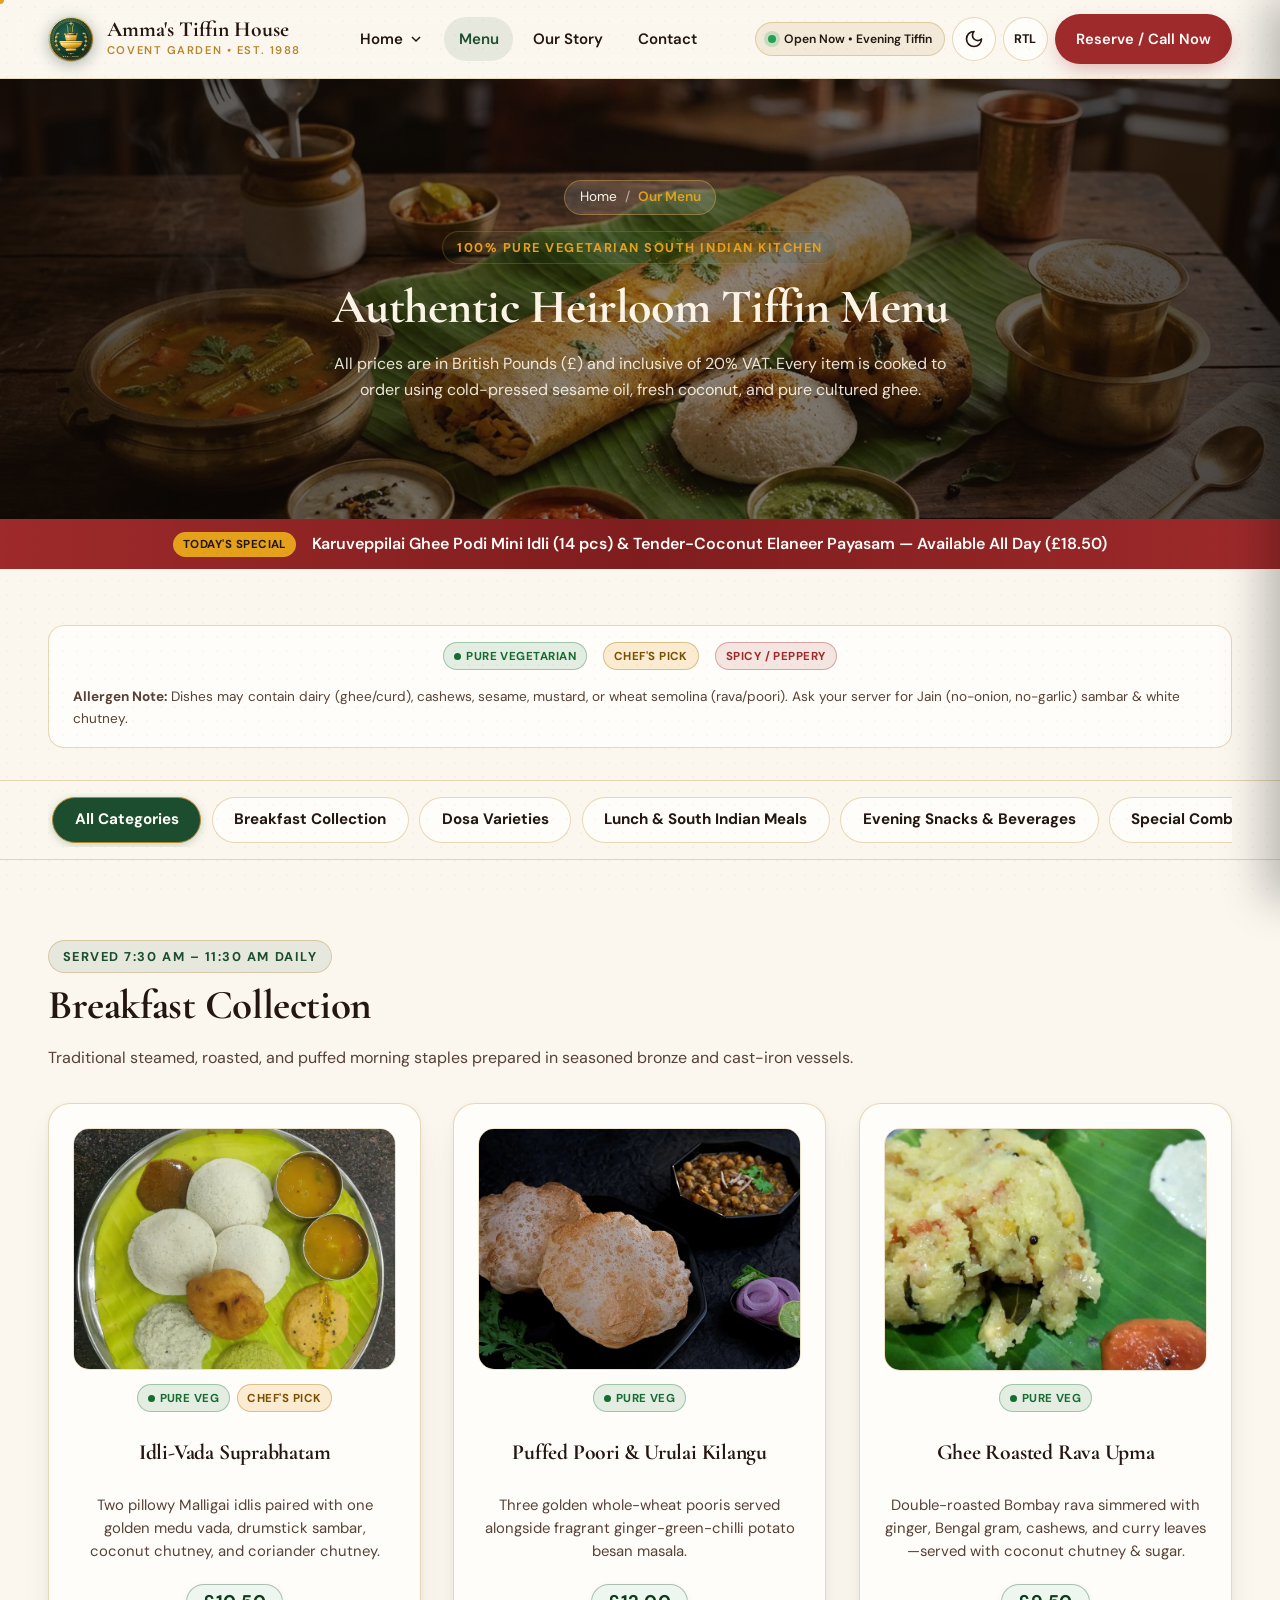
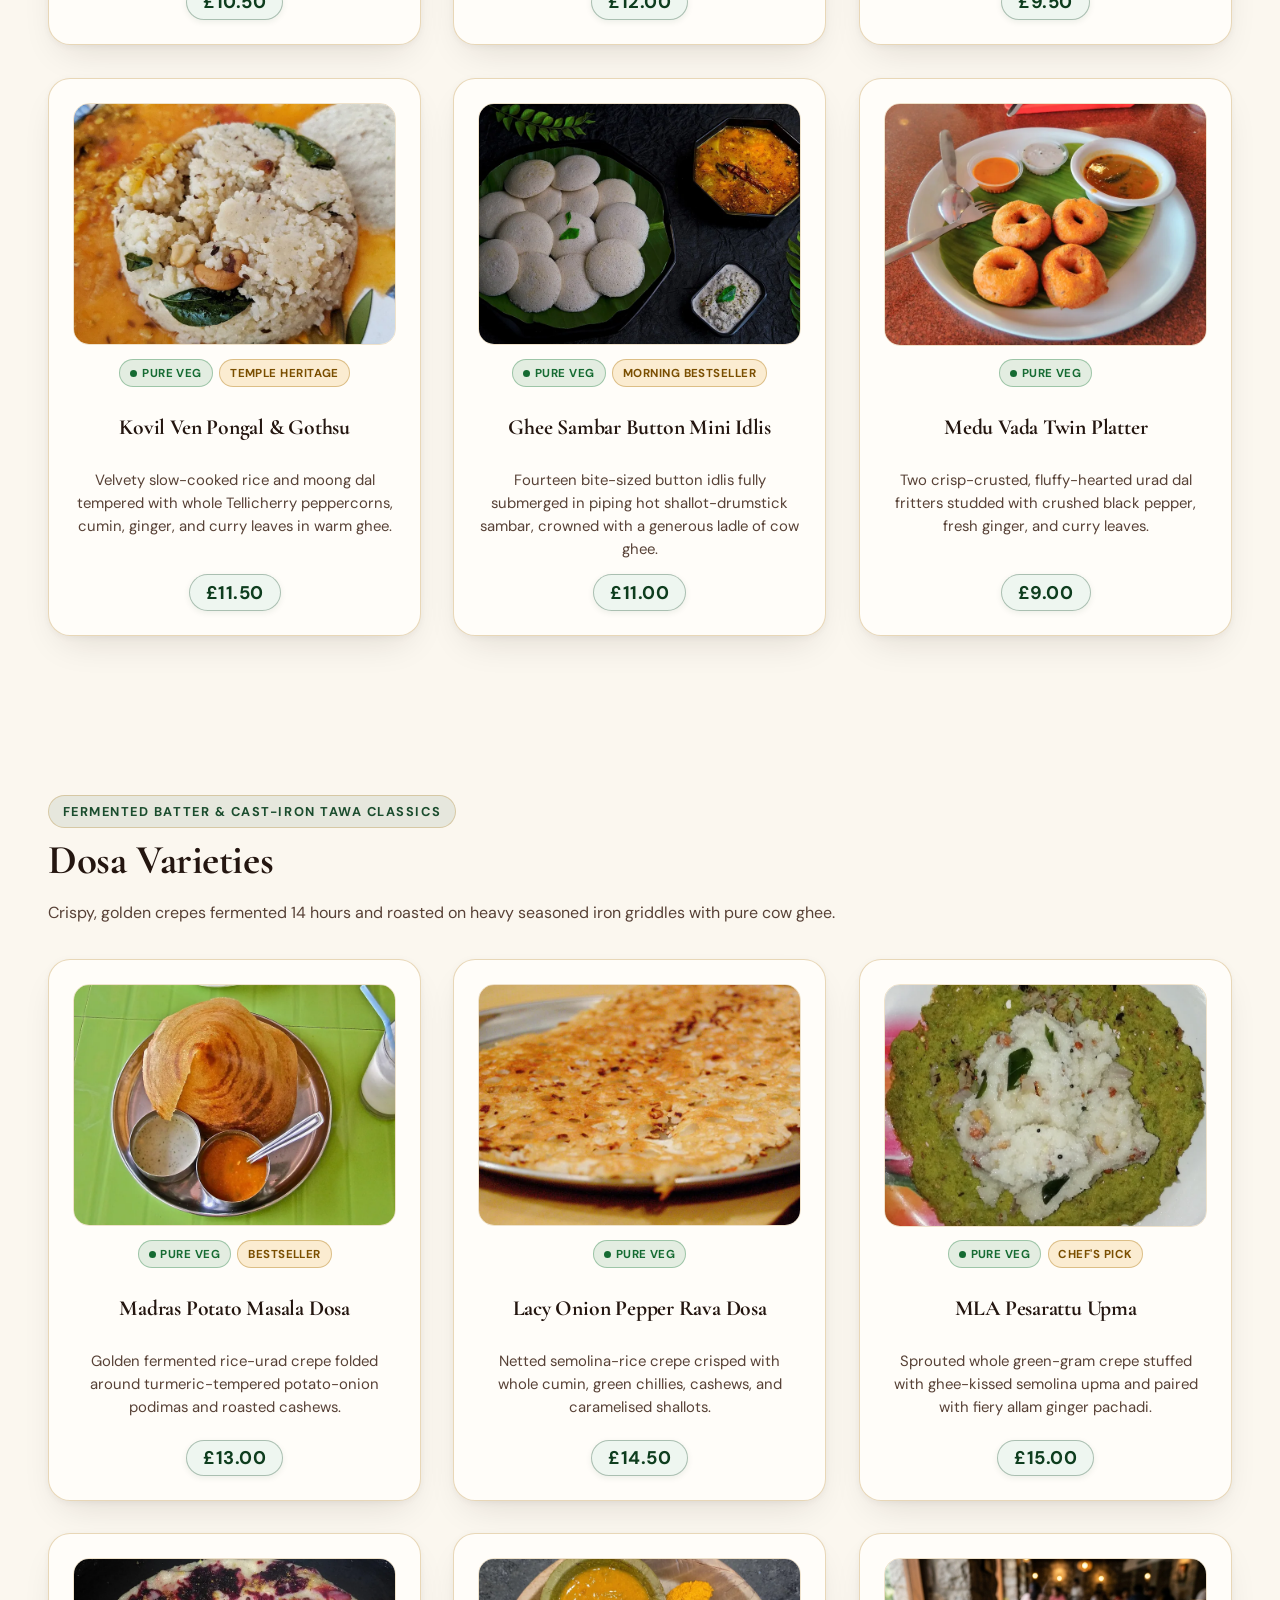
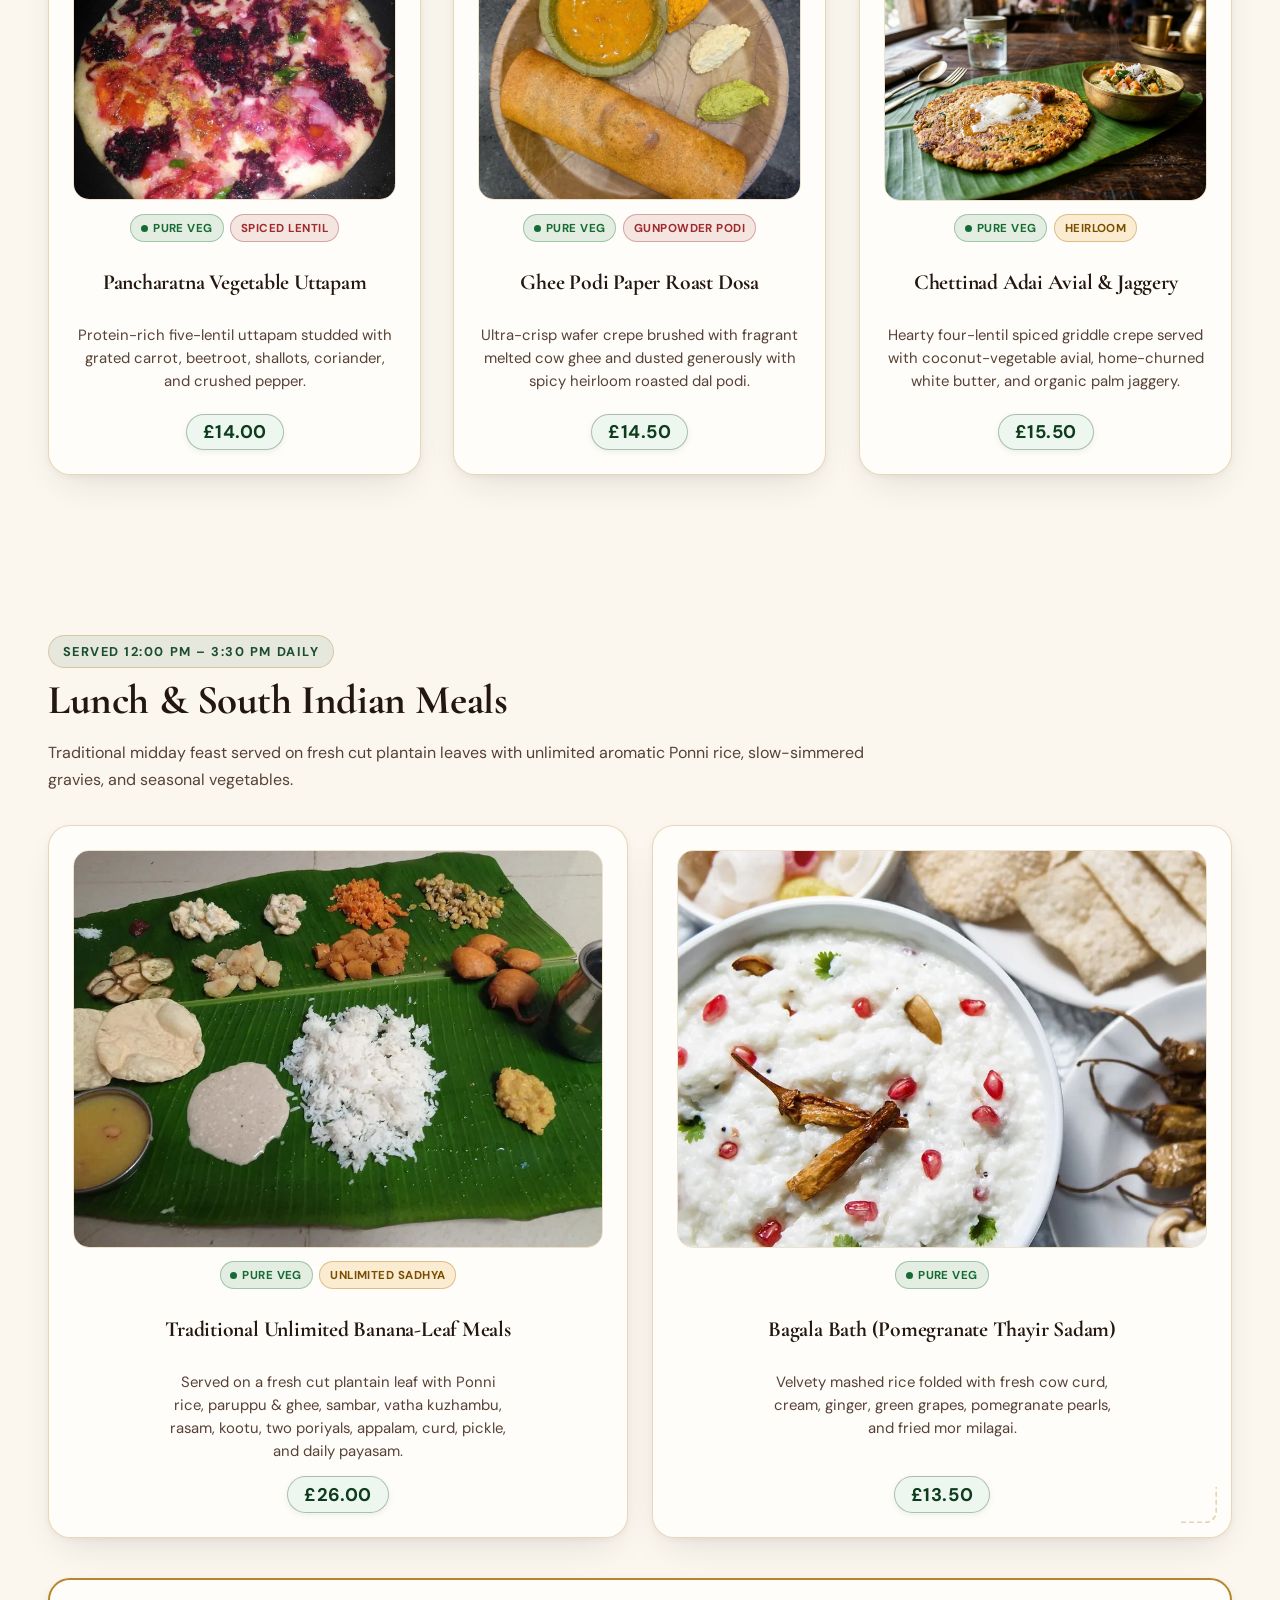
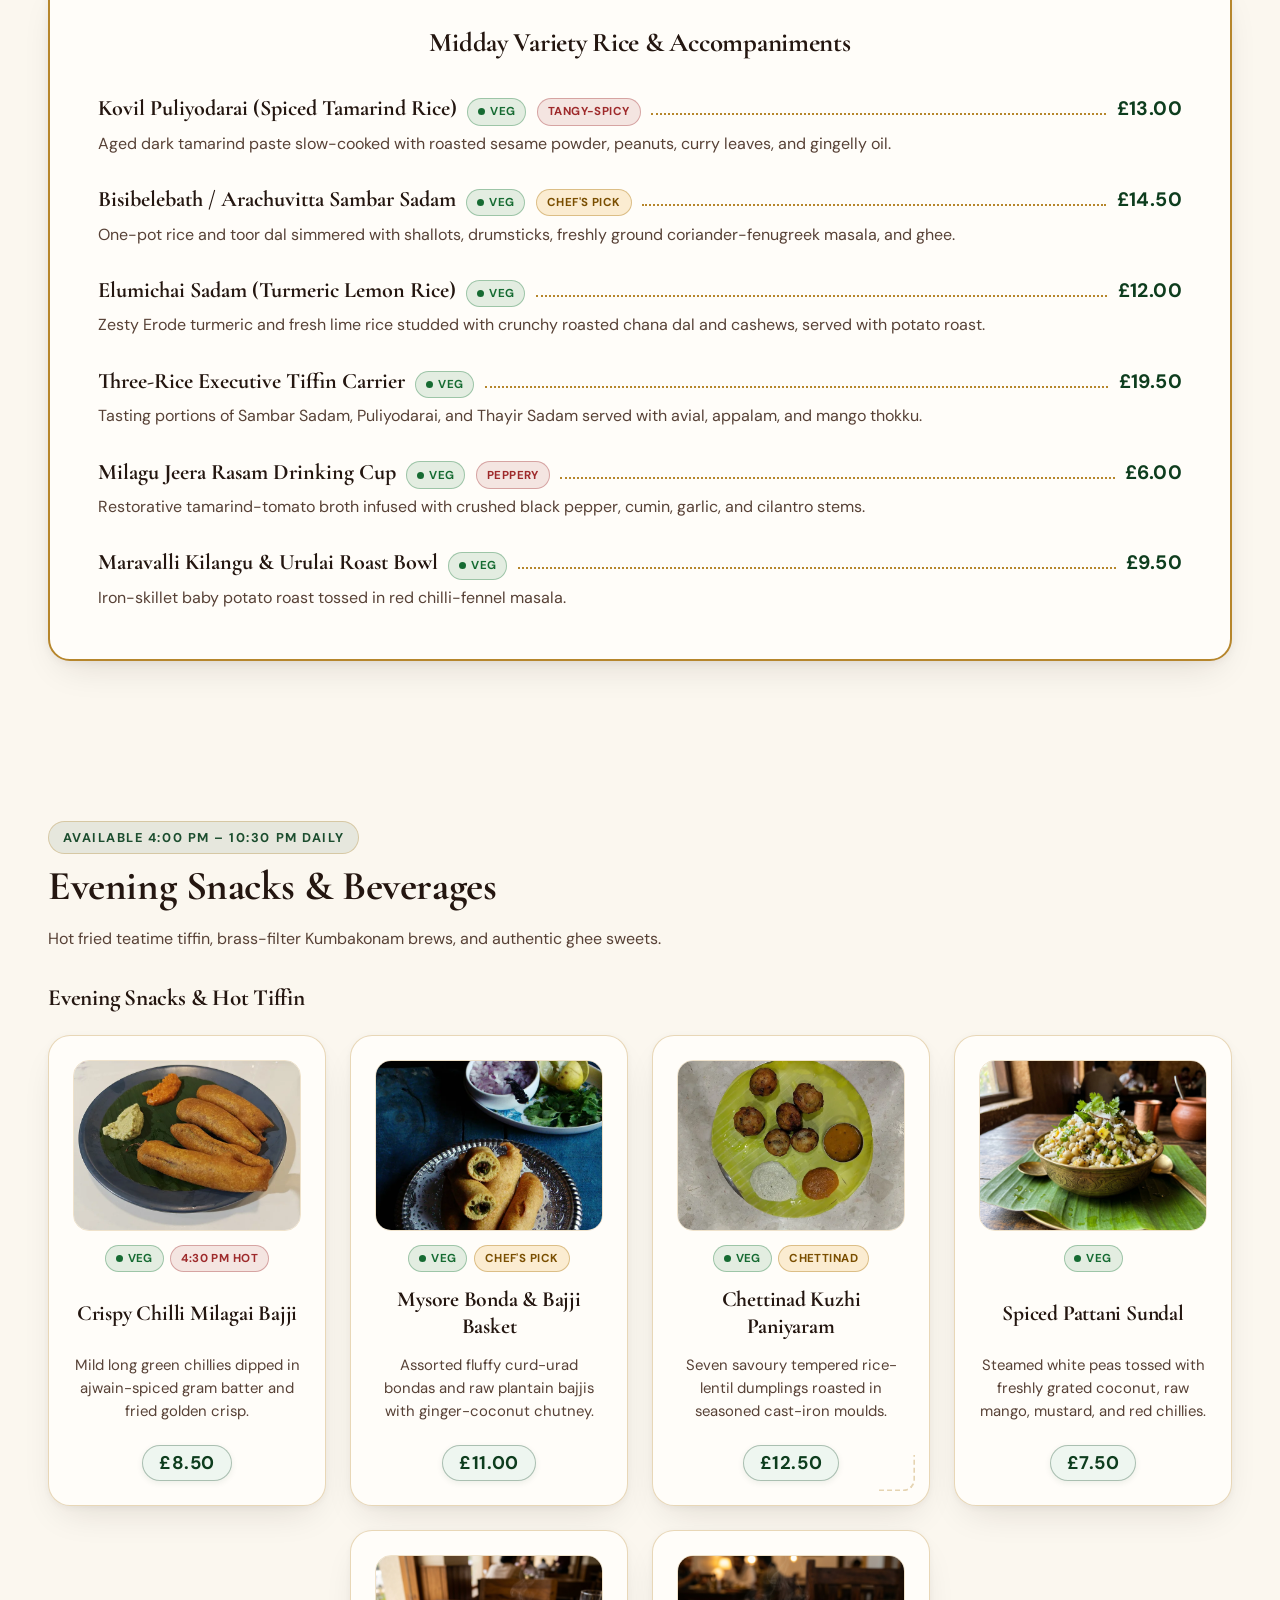
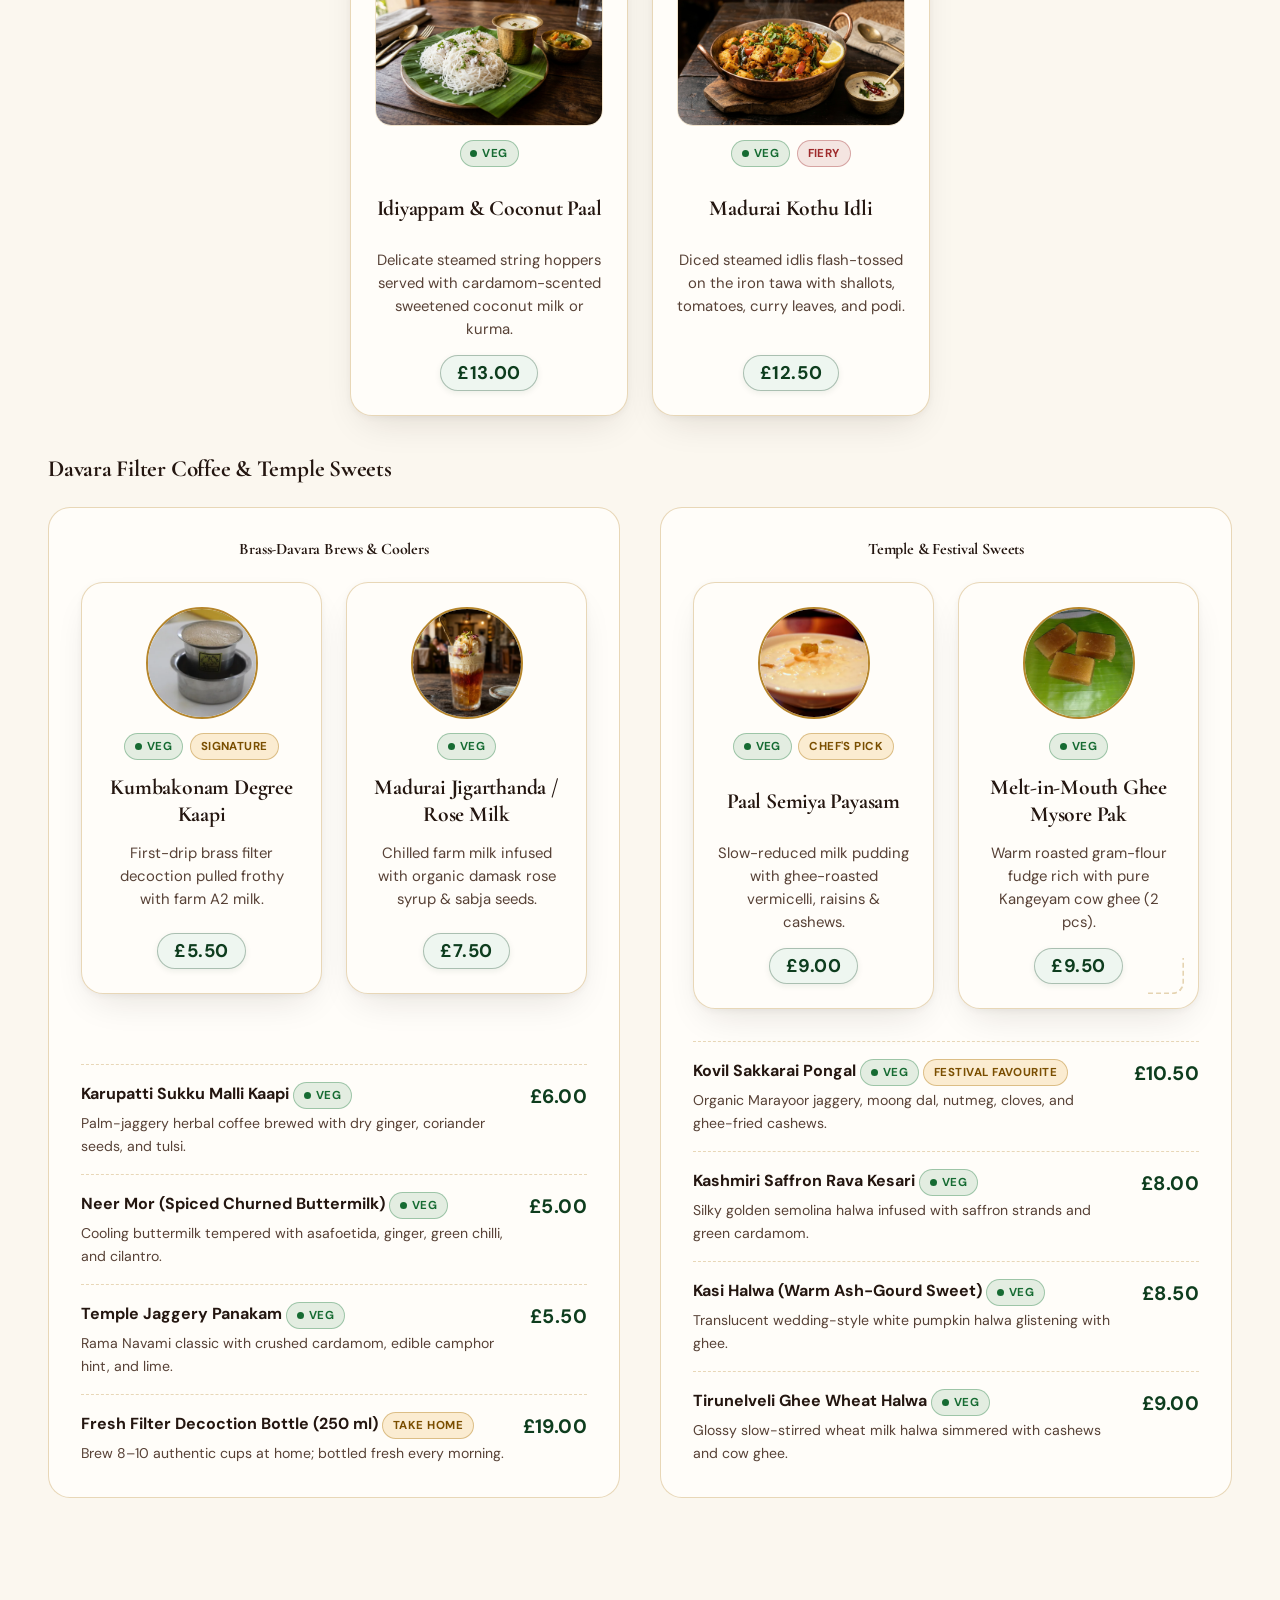
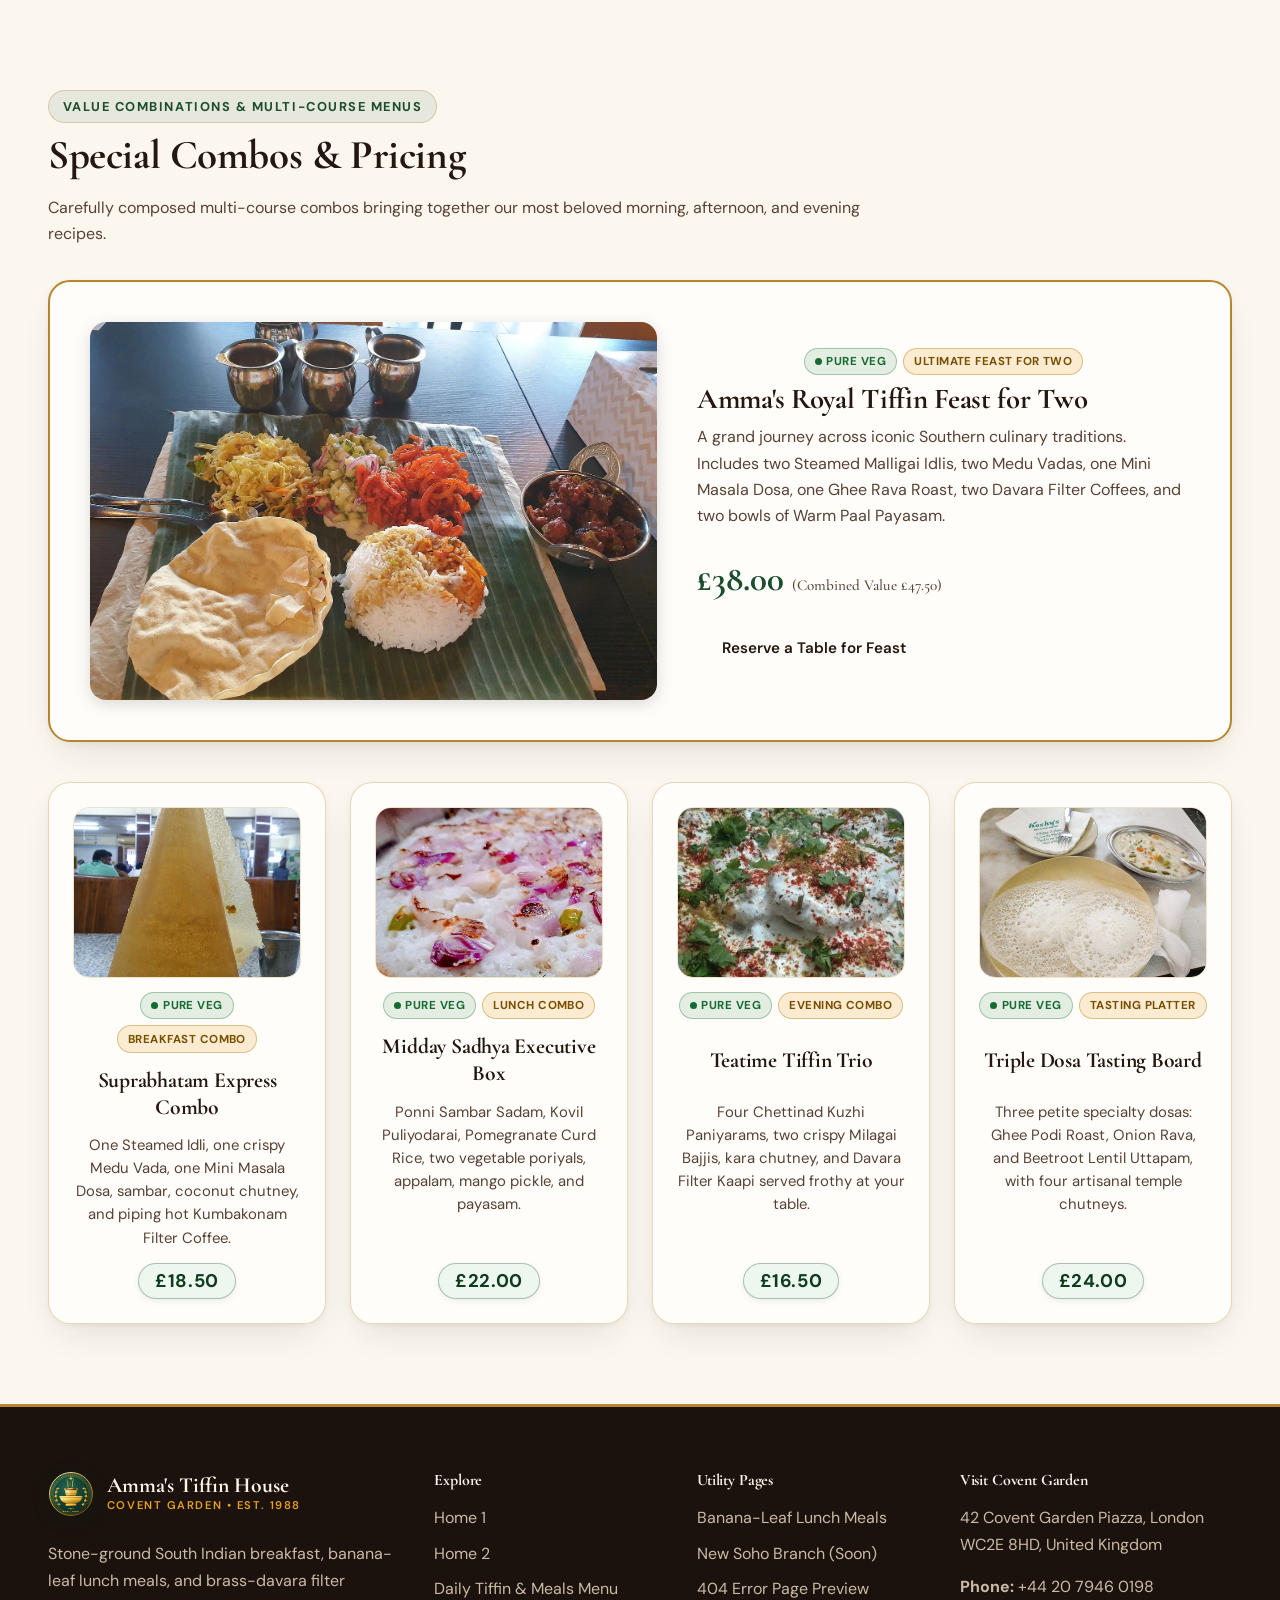
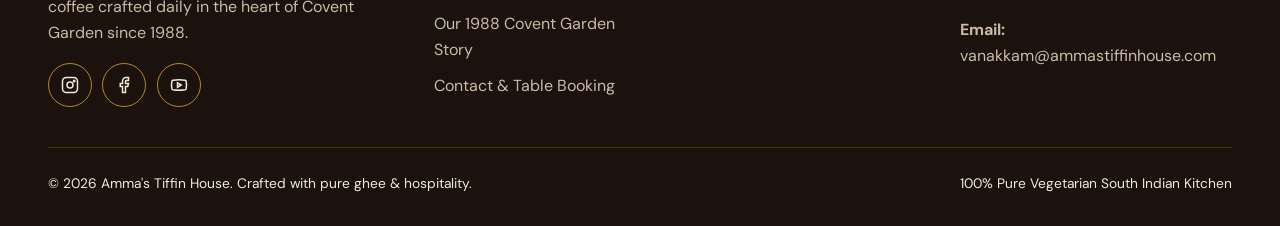
<file: pages/menu.html>
<!DOCTYPE html>
<html lang="en" dir="ltr" data-theme="light">
<head>
  <meta charset="UTF-8" />
  <meta name="viewport" content="width=device-width, initial-scale=1.0" />

  <!-- TODO: Replace title, description, canonical URL, and brand name -->
  <title>South Indian Tiffin &amp; Meals Menu | Amma's Tiffin House</title>
  <meta name="description" content="Browse our daily Covent Garden menu by meal time: steaming morning idli and dosa, unlimited banana-leaf lunch meals, crispy evening bajji, and degree coffee." />
  <link rel="canonical" href="https://ammastiffinhouse.com/pages/menu.html" />

  <meta property="og:type" content="website" />
  <meta property="og:site_name" content="Amma's Tiffin House" />
  <meta property="og:title" content="South Indian Tiffin &amp; Meals Menu | Amma's Tiffin House" />
  <meta property="og:description" content="Browse our daily Covent Garden menu by meal time: steaming morning idli and dosa, unlimited banana-leaf lunch meals, crispy evening bajji, and degree coffee." />
  <meta property="og:url" content="https://ammastiffinhouse.com/pages/menu.html" />
  <meta property="og:image" content="../assets/images/menu-masala-dosa.jpg" />

  <link rel="icon" type="image/svg+xml" href="../assets/images/logo.svg" />

  <script>
    (function () {
      try {
        var t = localStorage.getItem('ammas_tiffin_theme');
        var d = localStorage.getItem('ammas_tiffin_dir');
        if (t === 'dark' || (!t && window.matchMedia('(prefers-color-scheme: dark)').matches)) {
          document.documentElement.setAttribute('data-theme', 'dark');
        }
        if (d === 'rtl') {
          document.documentElement.setAttribute('dir', 'rtl');
        }
      } catch (e) {}
    })();
  </script>

  <!-- Stylesheets (Base, Separated Mobile/Tab/1024 Views, Dark Mode & RTL) -->
  <link rel="stylesheet" href="../assets/css/style.css" />
  <link rel="stylesheet" href="../assets/css/mobile.css" media="(max-width: 767.98px)" />
  <link rel="stylesheet" href="../assets/css/tablet.css" media="(min-width: 768px) and (max-width: 1023.98px)" />
  <link rel="stylesheet" href="../assets/css/desktop-1024.css" media="(min-width: 1024px)" />
  <link rel="stylesheet" href="../assets/css/dark-mode.css" />
  <link rel="stylesheet" href="../assets/css/rtl.css" />

  <!-- JSON-LD Menu & Restaurant Structured Data -->
  <script type="application/ld+json">
  {
    "@context": "https://schema.org",
    "@type": "Restaurant",
    "name": "Amma's Tiffin House",
    "url": "https://ammastiffinhouse.com/pages/menu.html",
    "servesCuisine": ["South Indian", "Pure Vegetarian"],
    "hasMenu": {
      "@type": "Menu",
      "name": "Daily Meal-Time Tiffin & Banana-Leaf Menu",
      "hasMenuSection": [
        { "@type": "MenuSection", "name": "Breakfast (6:30 AM – 11:30 AM)" },
        { "@type": "MenuSection", "name": "Lunch Meals (12:00 PM – 3:30 PM)" },
        { "@type": "MenuSection", "name": "Evening Tiffin (4:30 PM – 10:00 PM)" },
        { "@type": "MenuSection", "name": "Beverages and Sweets" }
      ]
    }
  }
  </script>
</head>
<body>
  <a class="skip-link" href="#main-content">Skip to main content</a>

  <div class="preloader" data-preloader aria-hidden="true">
    <svg class="preloader__kolam" viewBox="0 0 80 80" fill="none" stroke="currentColor" stroke-width="2.2">
      <circle cx="40" cy="40" r="32" />
      <path d="M40 12 C56 28, 56 52, 40 68 C24 52, 24 28, 40 12 Z" />
      <path d="M12 40 C28 24, 52 24, 68 40 C52 56, 28 56, 12 40 Z" />
      <circle cx="40" cy="40" r="5" />
    </svg>
    <span class="preloader__label">Laying Fresh Banana Leaves…</span>
  </div>

  <!-- =====================================================================
       SITE HEADER & NAVIGATION
       ===================================================================== -->
  <header class="site-header" data-site-header>
    <div class="container site-header__inner">
      <a href="./index.html" class="brand-logo" aria-label="Amma's Tiffin House — Home">
        <span class="brand-logo__emblem" aria-hidden="true">
          <img src="../assets/images/logo.svg" alt="Amma's Tiffin House Logo" class="brand-logo__img" width="46" height="46" />
        </span>
        <span class="brand-logo__text">
          <span class="brand-logo__name">Amma's Tiffin House</span>
          <span class="brand-logo__sub">Covent Garden • Est. 1988</span>
        </span>
      </a>

      <nav class="primary-nav" aria-label="Primary Navigation">
        <div class="nav-dropdown" data-dropdown>
          <button type="button" class="dropdown-trigger" data-dropdown-trigger aria-expanded="false" aria-haspopup="true">
            <span>Home</span>
            <svg width="16" height="16" viewBox="0 0 24 24" fill="none" stroke="currentColor" stroke-width="2.2" aria-hidden="true"><path d="m6 9 6 6 6-6"/></svg>
          </button>
          <ul class="dropdown-menu" data-dropdown-menu>
            <li>
              <a href="./index.html">
                <span class="dropdown-menu__title">Home 1</span>
              </a>
            </li>
            <li>
              <a href="./home-2.html">
                <span class="dropdown-menu__title">Home 2</span>
              </a>
            </li>
          </ul>
        </div>
        <a href="./menu.html" class="nav-link" aria-current="page">Menu</a>
        <a href="./our-story.html" class="nav-link">Our Story</a>
        <a href="./contact.html" class="nav-link">Contact</a>
      </nav>

      <div class="header-actions">
        <div class="status-badge" data-live-status aria-live="polite">
          <span class="status-badge__dot" aria-hidden="true"></span>
          <span class="status-badge__text">Checking kitchen hours…</span>
        </div>

        <button type="button" class="icon-btn" data-theme-toggle aria-pressed="false" aria-label="Switch to Filter Coffee dark mode">
          <span class="theme-toggle__moon" aria-hidden="true">
            <svg width="20" height="20" viewBox="0 0 24 24" fill="none" stroke="currentColor" stroke-width="2" stroke-linecap="round" stroke-linejoin="round">
              <path d="M12 3a6 6 0 0 0 9 9 9 9 0 1 1-9-9Z"/>
            </svg>
          </span>
          <span class="theme-toggle__sun" aria-hidden="true">
            <svg width="20" height="20" viewBox="0 0 24 24" fill="none" stroke="currentColor" stroke-width="2" stroke-linecap="round" stroke-linejoin="round">
              <circle cx="12" cy="12" r="4.5"/>
              <line x1="12" y1="2" x2="12" y2="4.5"/>
              <line x1="12" y1="19.5" x2="12" y2="22"/>
              <line x1="4.22" y1="4.22" x2="6" y2="6"/>
              <line x1="18" y1="18" x2="19.78" y2="19.78"/>
              <line x1="2" y1="12" x2="4.5" y2="12"/>
              <line x1="19.5" y1="12" x2="22" y2="12"/>
              <line x1="4.22" y1="19.78" x2="6" y2="18"/>
              <line x1="18" y1="6" x2="19.78" y2="4.22"/>
            </svg>
          </span>
        </button>

        <button type="button" class="icon-btn" data-rtl-toggle aria-pressed="false" aria-label="Switch layout direction to Right-to-Left">
          <span data-rtl-label>RTL</span>
        </button>

        <a href="./contact.html#reserve-table" class="btn btn--kumkum header-cta" data-magnetic>
          Reserve / Call Now
        </a>

        <button type="button" class="icon-btn hamburger-btn" data-nav-toggle aria-expanded="false" aria-controls="mobile-drawer" aria-label="Open navigation menu">
          <svg width="22" height="22" viewBox="0 0 24 24" fill="none" stroke="currentColor" stroke-width="2.2" aria-hidden="true"><path d="M4 7h16M4 12h16M4 17h16"/></svg>
        </button>
      </div>
    </div>
  </header>

  <div class="nav-backdrop" data-nav-backdrop></div>
  <aside id="mobile-drawer" class="nav-drawer" data-nav-drawer aria-label="Mobile Navigation">
    <div class="nav-drawer__header">
      <button type="button" class="icon-btn nav-drawer__close" data-nav-close aria-label="Close navigation menu">
        <svg width="20" height="20" viewBox="0 0 24 24" fill="none" stroke="currentColor" stroke-width="2.2" stroke-linecap="round" stroke-linejoin="round" aria-hidden="true">
          <line x1="18" y1="6" x2="6" y2="18"></line>
          <line x1="6" y1="6" x2="18" y2="18"></line>
        </svg>
      </button>
    </div>

    <!-- Mobile Drawer Utility Controls: Theme & RTL -->
    <div class="nav-drawer__actions" aria-label="Appearance and language preferences">
      <button type="button" class="icon-btn" data-theme-toggle aria-pressed="false" aria-label="Switch to Filter Coffee dark mode">
        <span class="theme-toggle__moon" aria-hidden="true">
          <svg width="20" height="20" viewBox="0 0 24 24" fill="none" stroke="currentColor" stroke-width="2" stroke-linecap="round" stroke-linejoin="round">
            <path d="M12 3a6 6 0 0 0 9 9 9 9 0 1 1-9-9Z"/>
          </svg>
        </span>
        <span class="theme-toggle__sun" aria-hidden="true">
          <svg width="20" height="20" viewBox="0 0 24 24" fill="none" stroke="currentColor" stroke-width="2" stroke-linecap="round" stroke-linejoin="round">
            <circle cx="12" cy="12" r="4.5"/>
            <line x1="12" y1="2" x2="12" y2="4.5"/>
            <line x1="12" y1="19.5" x2="12" y2="22"/>
            <line x1="4.22" y1="4.22" x2="6" y2="6"/>
            <line x1="18" y1="18" x2="19.78" y2="19.78"/>
            <line x1="2" y1="12" x2="4.5" y2="12"/>
            <line x1="19.5" y1="12" x2="22" y2="12"/>
            <line x1="4.22" y1="19.78" x2="6" y2="18"/>
            <line x1="18" y1="6" x2="19.78" y2="4.22"/>
          </svg>
        </span>
      </button>

      <button type="button" class="icon-btn" data-rtl-toggle aria-pressed="false" aria-label="Switch layout direction to Right-to-Left">
        <span data-rtl-label>RTL</span>
      </button>
    </div>

    <ul class="nav-drawer__list">
      <li class="nav-drawer__dropdown" data-drawer-dropdown>
        <button type="button" class="nav-drawer__dropdown-trigger" data-drawer-dropdown-trigger aria-expanded="false">
          <span>Home</span>
          <svg class="nav-drawer__arrow" width="16" height="16" viewBox="0 0 24 24" fill="none" stroke="currentColor" stroke-width="2.2" aria-hidden="true">
            <path d="m6 9 6 6 6-6"/>
          </svg>
        </button>
        <ul class="nav-drawer__sub-menu">
          <li><a href="./index.html" class="nav-drawer__link">Home 1</a></li>
          <li><a href="./home-2.html" class="nav-drawer__link">Home 2</a></li>
        </ul>
      </li>
      <li><a href="./menu.html" class="nav-drawer__link" aria-current="page">Menu</a></li>
      <li><a href="./our-story.html" class="nav-drawer__link">Our Story</a></li>
      <li><a href="./contact.html" class="nav-drawer__link">Contact</a></li>
    </ul>

    <!-- Reservation & CTA (Same as Web View) -->
    <a href="./contact.html#reserve-table" class="btn btn--kumkum">Reserve / Call Now</a>
  </aside>

  <!-- =====================================================================
       MAIN CONTENT — MENU ORGANISED BY MEAL TIME
       ===================================================================== -->
  <main id="main-content">

    <!-- =====================================================================
         SECTION 1: MENU HERO
         ===================================================================== -->
    <section class="page-hero menu-hero" aria-labelledby="menu-page-heading">
      <div class="page-hero__bg menu-hero__bg">
        <picture>
          <source srcset="../assets/images/menu-banner.webp" type="image/webp" />
          <img
            src="../assets/images/menu-banner.jpg"
            alt="Traditional South Indian breakfast feast spread with golden dosas, steamed idlis, bowls of sambar, chutneys, and filter coffee"
            width="1600"
            height="700"
            fetchpriority="high"
          />
        </picture>
      </div>
      <div class="page-hero__scrim menu-hero__scrim" aria-hidden="true"></div>
      <div class="container page-hero__inner menu-hero__inner">
        <nav aria-label="Breadcrumb" style="display: flex; justify-content: center;">
          <ol class="breadcrumb">
            <li><a href="./index.html">Home</a></li>
            <li class="breadcrumb__sep" aria-hidden="true">/</li>
            <li aria-current="page">Our Menu</li>
          </ol>
        </nav>
        <span class="eyebrow" style="color: var(--turmeric); margin-bottom: var(--space-2); margin-inline: auto;">100% Pure Vegetarian South Indian Kitchen</span>
        <h1 id="menu-page-heading">Authentic Heirloom Tiffin Menu</h1>
        <p class="page-hero__lead" style="max-width: 58ch; margin-inline: auto;">All prices are in British Pounds (£) and inclusive of 20% VAT. Every item is cooked to order using cold-pressed sesame oil, fresh coconut, and pure cultured ghee.</p>
      </div>
    </section>

    <!-- Today's Special Ribbon -->
    <!-- TODO: Update daily special announcement -->
    <div class="menu-special-ribbon" role="region" aria-label="Today's Kitchen Special">
      <span class="badge" style="background: var(--turmeric); color: #241610;">Today's Special</span>
      <span>Karuveppilai Ghee Podi Mini Idli (14 pcs) &amp; Tender-Coconut Elaneer Payasam — Available All Day (£18.50)</span>
    </div>

    <!-- Dietary & Allergen Legend Section -->
    <section class="section" style="padding-block: var(--space-4);" aria-label="Dietary and Allergen Legend">
      <div class="container">
        <div class="dietary-legend" aria-label="Dietary and Spice Legend">
          <span class="badge badge--veg">Pure Vegetarian</span>
          <span class="badge badge--chef">Chef's Pick</span>
          <span class="badge badge--spicy">Spicy / Peppery</span>
          <span style="font-size: 0.85rem; color: var(--filter-coffee-muted);">
            <strong>Allergen Note:</strong> Dishes may contain dairy (ghee/curd), cashews, sesame, mustard, or wheat semolina (rava/poori). Ask your server for Jain (no-onion, no-garlic) sambar &amp; white chutney.
          </span>
        </div>
      </div>
    </section>

    <!-- Sticky Meal-Time Tab / Pill Navigation (6 Curated Sections) -->
    <div class="menu-tabs-bar">
      <div class="container">
        <div class="menu-tablist" role="tablist" aria-label="Meal Time Categories" data-menu-tabs>
          <button
            type="button"
            class="menu-tab-btn is-active"
            id="tab-all"
            role="tab"
            aria-selected="true"
            aria-controls="panel-breakfast panel-dosas panel-lunch panel-evening panel-combos"
            data-tab-key="all"
          >
            All Categories
          </button>

          <button
            type="button"
            class="menu-tab-btn"
            id="tab-breakfast"
            role="tab"
            aria-selected="false"
            aria-controls="panel-breakfast"
            tabindex="-1"
            data-tab-key="breakfast"
          >
            Breakfast Collection
          </button>

          <button
            type="button"
            class="menu-tab-btn"
            id="tab-dosas"
            role="tab"
            aria-selected="false"
            aria-controls="panel-dosas"
            tabindex="-1"
            data-tab-key="dosas"
          >
            Dosa Varieties
          </button>

          <button
            type="button"
            class="menu-tab-btn"
            id="tab-lunch"
            role="tab"
            aria-selected="false"
            aria-controls="panel-lunch"
            tabindex="-1"
            data-tab-key="lunch"
          >
            Lunch &amp; South Indian Meals
          </button>

          <button
            type="button"
            class="menu-tab-btn"
            id="tab-evening"
            role="tab"
            aria-selected="false"
            aria-controls="panel-evening"
            tabindex="-1"
            data-tab-key="evening"
          >
            Evening Snacks &amp; Beverages
          </button>

          <button
            type="button"
            class="menu-tab-btn"
            id="tab-combos"
            role="tab"
            aria-selected="false"
            aria-controls="panel-combos"
            tabindex="-1"
            data-tab-key="combos"
          >
            Special Combos &amp; Pricing
          </button>
        </div>
      </div>
    </div>

    <!-- Tab Panels Container -->
    <div class="menu-panels-wrapper" aria-live="polite">
      <div class="container">

        <!-- Skeleton Loader Displayed During Tab Content Swap -->
        <div class="skeleton-grid" data-menu-skeleton hidden aria-hidden="true">
          <div class="skeleton-card"></div>
          <div class="skeleton-card"></div>
          <div class="skeleton-card"></div>
        </div>

        <!-- ===============================================================
             SECTION 2: BREAKFAST COLLECTION
             =============================================================== -->
        <section id="panel-breakfast" class="section menu-panel" role="tabpanel" aria-labelledby="tab-breakfast" data-menu-panel>
          <div class="section-header section-header--left" style="margin-bottom: var(--space-4);">
            <span class="eyebrow">Served 7:30 AM – 11:30 AM Daily</span>
            <h2 id="breakfast-collection-heading">Breakfast Collection</h2>
            <p>Traditional steamed, roasted, and puffed morning staples prepared in seasoned bronze and cast-iron vessels.</p>
          </div>

          <div class="menu-breakfast-grid">
            <article class="tiffin-card" data-tilt data-card-anim="steam">
              <div class="tiffin-card__inner">
                <div class="tiffin-card__media">
                  <img src="../assets/images/menu-idli-vada.webp" alt="Two steamed white idlis and one crispy medu vada on a banana leaf with sambar and two chutneys" width="800" height="600" loading="lazy" />
                </div>
                <div class="tiffin-card__badges">
                  <span class="badge badge--veg">Pure Veg</span>
                  <span class="badge badge--chef">Chef's Pick</span>
                </div>
                <h3 class="tiffin-card__title">Idli-Vada Suprabhatam</h3>
                <p class="tiffin-card__desc">Two pillowy Malligai idlis paired with one golden medu vada, drumstick sambar, coconut chutney, and coriander chutney.</p>
                <span class="tiffin-card__price">£10.50</span>
              </div>
            </article>

            <article class="tiffin-card" data-tilt data-card-anim="steam">
              <div class="tiffin-card__inner">
                <div class="tiffin-card__media">
                  <img src="../assets/images/menu-poori-masala.webp" alt="Two golden puffed wheat pooris served with spiced potato curry and fresh herbs" width="800" height="600" loading="lazy" />
                </div>
                <div class="tiffin-card__badges">
                  <span class="badge badge--veg">Pure Veg</span>
                </div>
                <h3 class="tiffin-card__title">Puffed Poori &amp; Urulai Kilangu</h3>
                <p class="tiffin-card__desc">Three golden whole-wheat pooris served alongside fragrant ginger-green-chilli potato besan masala.</p>
                <span class="tiffin-card__price">£12.00</span>
              </div>
            </article>

            <article class="tiffin-card" data-tilt data-card-anim="spice">
              <div class="tiffin-card__inner">
                <div class="tiffin-card__media">
                  <img src="../assets/images/menu-rava-upma.webp" alt="Fluffy roasted semolina rava upma garnished with mustard seeds and curry leaves on banana leaf" width="800" height="600" loading="lazy" />
                </div>
                <div class="tiffin-card__badges">
                  <span class="badge badge--veg">Pure Veg</span>
                </div>
                <h3 class="tiffin-card__title">Ghee Roasted Rava Upma</h3>
                <p class="tiffin-card__desc">Double-roasted Bombay rava simmered with ginger, Bengal gram, cashews, and curry leaves—served with coconut chutney &amp; sugar.</p>
                <span class="tiffin-card__price">£9.50</span>
              </div>
            </article>

            <article class="tiffin-card" data-tilt data-card-anim="steam">
              <div class="tiffin-card__inner">
                <div class="tiffin-card__media">
                  <img src="../assets/images/special-pongal.webp" alt="Velvety slow-cooked ghee ven pongal infused with whole Tellicherry peppercorns and cashews" width="800" height="600" loading="lazy" />
                </div>
                <div class="tiffin-card__badges">
                  <span class="badge badge--veg">Pure Veg</span>
                  <span class="badge badge--chef">Temple Heritage</span>
                </div>
                <h3 class="tiffin-card__title">Kovil Ven Pongal &amp; Gothsu</h3>
                <p class="tiffin-card__desc">Velvety slow-cooked rice and moong dal tempered with whole Tellicherry peppercorns, cumin, ginger, and curry leaves in warm ghee.</p>
                <span class="tiffin-card__price">£11.50</span>
              </div>
            </article>

            <article class="tiffin-card" data-tilt data-card-anim="steam">
              <div class="tiffin-card__inner">
                <div class="tiffin-card__media">
                  <img src="../assets/images/special-idli-sambar.webp" alt="Fourteen bite-sized button idlis submerged in piping hot shallot-drumstick sambar" width="800" height="600" loading="lazy" />
                </div>
                <div class="tiffin-card__badges">
                  <span class="badge badge--veg">Pure Veg</span>
                  <span class="badge badge--chef">Morning Bestseller</span>
                </div>
                <h3 class="tiffin-card__title">Ghee Sambar Button Mini Idlis</h3>
                <p class="tiffin-card__desc">Fourteen bite-sized button idlis fully submerged in piping hot shallot-drumstick sambar, crowned with a generous ladle of cow ghee.</p>
                <span class="tiffin-card__price">£11.00</span>
              </div>
            </article>

            <article class="tiffin-card" data-tilt data-card-anim="spice">
              <div class="tiffin-card__inner">
                <div class="tiffin-card__media">
                  <img src="../assets/images/special-medu-vada.webp" alt="Two crispy golden medu vadas served with fresh coconut chutney and sambar" width="800" height="600" loading="lazy" />
                </div>
                <div class="tiffin-card__badges">
                  <span class="badge badge--veg">Pure Veg</span>
                </div>
                <h3 class="tiffin-card__title">Medu Vada Twin Platter</h3>
                <p class="tiffin-card__desc">Two crisp-crusted, fluffy-hearted urad dal fritters studded with crushed black pepper, fresh ginger, and curry leaves.</p>
                <span class="tiffin-card__price">£9.00</span>
              </div>
            </article>
          </div>
        </section>

        <!-- ===============================================================
             SECTION 3: DOSA VARIETIES
             =============================================================== -->
        <section id="panel-dosas" class="section menu-panel" role="tabpanel" aria-labelledby="tab-dosas" data-menu-panel>
          <div class="section-header section-header--left" style="margin-bottom: var(--space-4);">
            <span class="eyebrow">Fermented Batter &amp; Cast-Iron Tawa Classics</span>
            <h2 id="dosa-varieties-heading">Dosa Varieties</h2>
            <p>Crispy, golden crepes fermented 14 hours and roasted on heavy seasoned iron griddles with pure cow ghee.</p>
          </div>

          <div class="menu-breakfast-grid">
            <article class="tiffin-card" data-tilt data-card-anim="dosa-roll">
              <div class="tiffin-card__inner">
                <div class="tiffin-card__media">
                  <img src="../assets/images/menu-masala-dosa.webp" alt="Crispy spiral Madras masala dosa served on steel plate with sambar, white chutney, and spiced buttermilk" width="800" height="600" loading="lazy" />
                </div>
                <div class="tiffin-card__badges">
                  <span class="badge badge--veg">Pure Veg</span>
                  <span class="badge badge--chef">Bestseller</span>
                </div>
                <h3 class="tiffin-card__title">Madras Potato Masala Dosa</h3>
                <p class="tiffin-card__desc">Golden fermented rice-urad crepe folded around turmeric-tempered potato-onion podimas and roasted cashews.</p>
                <span class="tiffin-card__price">£13.00</span>
              </div>
            </article>

            <article class="tiffin-card" data-tilt data-card-anim="dosa-roll">
              <div class="tiffin-card__inner">
                <div class="tiffin-card__media">
                  <img src="../assets/images/menu-rava-dosa.webp" alt="Crisp lacy golden onion and black pepper rava dosa served freshly off the griddle" width="800" height="600" loading="lazy" />
                </div>
                <div class="tiffin-card__badges">
                  <span class="badge badge--veg">Pure Veg</span>
                </div>
                <h3 class="tiffin-card__title">Lacy Onion Pepper Rava Dosa</h3>
                <p class="tiffin-card__desc">Netted semolina-rice crepe crisped with whole cumin, green chillies, cashews, and caramelised shallots.</p>
                <span class="tiffin-card__price">£14.50</span>
              </div>
            </article>

            <article class="tiffin-card" data-tilt data-card-anim="leaf">
              <div class="tiffin-card__inner">
                <div class="tiffin-card__media">
                  <img src="../assets/images/menu-pesarattu.webp" alt="Crisp green moong bean pesarattu dosa topped with warm ginger upma" width="800" height="600" loading="lazy" />
                </div>
                <div class="tiffin-card__badges">
                  <span class="badge badge--veg">Pure Veg</span>
                  <span class="badge badge--chef">Chef's Pick</span>
                </div>
                <h3 class="tiffin-card__title">MLA Pesarattu Upma</h3>
                <p class="tiffin-card__desc">Sprouted whole green-gram crepe stuffed with ghee-kissed semolina upma and paired with fiery allam ginger pachadi.</p>
                <span class="tiffin-card__price">£15.00</span>
              </div>
            </article>

            <article class="tiffin-card" data-tilt data-card-anim="spice">
              <div class="tiffin-card__inner">
                <div class="tiffin-card__media">
                  <img src="../assets/images/menu-lentil-uttapam.webp" alt="Thick multigrain lentil uttapam topped with diced beetroot, onions, and herbs sizzling on cast-iron griddle" width="800" height="600" loading="lazy" />
                </div>
                <div class="tiffin-card__badges">
                  <span class="badge badge--veg">Pure Veg</span>
                  <span class="badge badge--spicy">Spiced Lentil</span>
                </div>
                <h3 class="tiffin-card__title">Pancharatna Vegetable Uttapam</h3>
                <p class="tiffin-card__desc">Protein-rich five-lentil uttapam studded with grated carrot, beetroot, shallots, coriander, and crushed pepper.</p>
                <span class="tiffin-card__price">£14.00</span>
              </div>
            </article>

            <article class="tiffin-card" data-tilt data-card-anim="dosa-roll">
              <div class="tiffin-card__inner">
                <div class="tiffin-card__media">
                  <img src="../assets/images/special-ghee-podi-dosa.webp" alt="Crisp paper-thin ghee podi roast dosa served with chutney trio and sambar" width="800" height="600" loading="lazy" />
                </div>
                <div class="tiffin-card__badges">
                  <span class="badge badge--veg">Pure Veg</span>
                  <span class="badge badge--spicy">Gunpowder Podi</span>
                </div>
                <h3 class="tiffin-card__title">Ghee Podi Paper Roast Dosa</h3>
                <p class="tiffin-card__desc">Ultra-crisp wafer crepe brushed with fragrant melted cow ghee and dusted generously with spicy heirloom roasted dal podi.</p>
                <span class="tiffin-card__price">£14.50</span>
              </div>
            </article>

            <article class="tiffin-card" data-tilt data-card-anim="steam">
              <div class="tiffin-card__inner">
                <div class="tiffin-card__media">
                  <img src="../assets/images/menu-adai-avial.webp" alt="Chettinad four-lentil spiced adai crepe with creamy vegetable avial, fresh butter, and palm jaggery" width="800" height="600" loading="lazy" />
                </div>
                <div class="tiffin-card__badges">
                  <span class="badge badge--veg">Pure Veg</span>
                  <span class="badge badge--chef">Heirloom</span>
                </div>
                <h3 class="tiffin-card__title">Chettinad Adai Avial &amp; Jaggery</h3>
                <p class="tiffin-card__desc">Hearty four-lentil spiced griddle crepe served with coconut-vegetable avial, home-churned white butter, and organic palm jaggery.</p>
                <span class="tiffin-card__price">£15.50</span>
              </div>
            </article>
          </div>
        </section>

        <!-- ===============================================================
             SECTION 4: LUNCH & SOUTH INDIAN MEALS
             =============================================================== -->
        <section id="panel-lunch" class="section menu-panel" role="tabpanel" aria-labelledby="tab-lunch" data-menu-panel>
          <div class="section-header section-header--left" style="margin-bottom: var(--space-4);">
            <span class="eyebrow">Served 12:00 PM – 3:30 PM Daily</span>
            <h2 id="lunch-heading">Lunch &amp; South Indian Meals</h2>
            <p>Traditional midday feast served on fresh cut plantain leaves with unlimited aromatic Ponni rice, slow-simmered gravies, and seasonal vegetables.</p>
          </div>

          <div class="lunch-feature-duo">
            <article class="tiffin-card" data-tilt data-card-anim="leaf">
              <div class="tiffin-card__inner">
                <div class="tiffin-card__media">
                  <img src="../assets/images/menu-banana-leaf-meals.webp" alt="Unlimited South Indian banana-leaf lunch meal with steamed rice, sambar, appalam, poriyal, kootu, and sweets" width="900" height="600" loading="lazy" />
                </div>
                <div class="tiffin-card__badges">
                  <span class="badge badge--veg">Pure Veg</span>
                  <span class="badge badge--chef">Unlimited Sadhya</span>
                </div>
                <h3 class="tiffin-card__title">Traditional Unlimited Banana-Leaf Meals</h3>
                <p class="tiffin-card__desc">Served on a fresh cut plantain leaf with Ponni rice, paruppu &amp; ghee, sambar, vatha kuzhambu, rasam, kootu, two poriyals, appalam, curd, pickle, and daily payasam.</p>
                <span class="tiffin-card__price">£26.00</span>
              </div>
            </article>

            <article class="tiffin-card" data-tilt data-card-anim="kolam">
              <div class="tiffin-card__inner">
                <div class="tiffin-card__media">
                  <img src="../assets/images/menu-curd-rice.webp" alt="Bowl of creamy tempered South Indian curd rice topped with ruby pomegranate arils and crisp sun-dried chillies" width="900" height="600" loading="lazy" />
                </div>
                <div class="tiffin-card__badges">
                  <span class="badge badge--veg">Pure Veg</span>
                </div>
                <h3 class="tiffin-card__title">Bagala Bath (Pomegranate Thayir Sadam)</h3>
                <p class="tiffin-card__desc">Velvety mashed rice folded with fresh cow curd, cream, ginger, green grapes, pomegranate pearls, and fried mor milagai.</p>
                <span class="tiffin-card__price">£13.50</span>
              </div>
            </article>
          </div>

          <!-- Classic Temple-Bordered Dotted-Leader Price List -->
          <div class="dotted-menu-sheet">
            <h3 style="text-align: center; margin-bottom: var(--space-4);">Midday Variety Rice &amp; Accompaniments</h3>
            <ul class="dotted-menu-list">
              <li>
                <div class="dotted-menu-row__top">
                  <span class="dotted-menu-row__name">Kovil Puliyodarai (Spiced Tamarind Rice)</span>
                  <span class="badge badge--veg">Veg</span>
                  <span class="badge badge--spicy">Tangy-Spicy</span>
                  <span class="dotted-menu-row__leader" aria-hidden="true"></span>
                  <span class="dotted-menu-row__price">£13.00</span>
                </div>
                <p style="margin: 0.25rem 0 0;">Aged dark tamarind paste slow-cooked with roasted sesame powder, peanuts, curry leaves, and gingelly oil.</p>
              </li>

              <li>
                <div class="dotted-menu-row__top">
                  <span class="dotted-menu-row__name">Bisibelebath / Arachuvitta Sambar Sadam</span>
                  <span class="badge badge--veg">Veg</span>
                  <span class="badge badge--chef">Chef's Pick</span>
                  <span class="dotted-menu-row__leader" aria-hidden="true"></span>
                  <span class="dotted-menu-row__price">£14.50</span>
                </div>
                <p style="margin: 0.25rem 0 0;">One-pot rice and toor dal simmered with shallots, drumsticks, freshly ground coriander-fenugreek masala, and ghee.</p>
              </li>

              <li>
                <div class="dotted-menu-row__top">
                  <span class="dotted-menu-row__name">Elumichai Sadam (Turmeric Lemon Rice)</span>
                  <span class="badge badge--veg">Veg</span>
                  <span class="dotted-menu-row__leader" aria-hidden="true"></span>
                  <span class="dotted-menu-row__price">£12.00</span>
                </div>
                <p style="margin: 0.25rem 0 0;">Zesty Erode turmeric and fresh lime rice studded with crunchy roasted chana dal and cashews, served with potato roast.</p>
              </li>

              <li>
                <div class="dotted-menu-row__top">
                  <span class="dotted-menu-row__name">Three-Rice Executive Tiffin Carrier</span>
                  <span class="badge badge--veg">Veg</span>
                  <span class="dotted-menu-row__leader" aria-hidden="true"></span>
                  <span class="dotted-menu-row__price">£19.50</span>
                </div>
                <p style="margin: 0.25rem 0 0;">Tasting portions of Sambar Sadam, Puliyodarai, and Thayir Sadam served with avial, appalam, and mango thokku.</p>
              </li>

              <li>
                <div class="dotted-menu-row__top">
                  <span class="dotted-menu-row__name">Milagu Jeera Rasam Drinking Cup</span>
                  <span class="badge badge--veg">Veg</span>
                  <span class="badge badge--spicy">Peppery</span>
                  <span class="dotted-menu-row__leader" aria-hidden="true"></span>
                  <span class="dotted-menu-row__price">£6.00</span>
                </div>
                <p style="margin: 0.25rem 0 0;">Restorative tamarind-tomato broth infused with crushed black pepper, cumin, garlic, and cilantro stems.</p>
              </li>

              <li>
                <div class="dotted-menu-row__top">
                  <span class="dotted-menu-row__name">Maravalli Kilangu &amp; Urulai Roast Bowl</span>
                  <span class="badge badge--veg">Veg</span>
                  <span class="dotted-menu-row__leader" aria-hidden="true"></span>
                  <span class="dotted-menu-row__price">£9.50</span>
                </div>
                <p style="margin: 0.25rem 0 0;">Iron-skillet baby potato roast tossed in red chilli-fennel masala.</p>
              </li>
            </ul>
          </div>
        </section>

        <!-- ===============================================================
             SECTION 5: EVENING SNACKS & BEVERAGES
             =============================================================== -->
        <section id="panel-evening" class="section menu-panel" role="tabpanel" aria-labelledby="tab-evening" data-menu-panel>
          <div class="section-header section-header--left" style="margin-bottom: var(--space-4);">
            <span class="eyebrow">Available 4:00 PM – 10:30 PM Daily</span>
            <h2 id="evening-heading">Evening Snacks &amp; Beverages</h2>
            <p>Hot fried teatime tiffin, brass-filter Kumbakonam brews, and authentic ghee sweets.</p>
          </div>

          <h3 style="font-family: var(--font-display); font-size: 1.45rem; margin-bottom: var(--space-3); color: var(--filter-coffee);">Evening Snacks &amp; Hot Tiffin</h3>
          <div class="evening-compact-grid">
            <article class="tiffin-card" data-tilt data-card-anim="spice">
              <div class="tiffin-card__inner">
                <div class="tiffin-card__media">
                  <img src="../assets/images/menu-mirchi-bajji.webp" alt="Four crisp golden chilli bajji fritters on a banana leaf with green mint and red tomato chutneys" width="720" height="540" loading="lazy" />
                </div>
                <div class="tiffin-card__badges">
                  <span class="badge badge--veg">Veg</span>
                  <span class="badge badge--spicy">4:30 PM Hot</span>
                </div>
                <h3 class="tiffin-card__title">Crispy Chilli Milagai Bajji</h3>
                <p class="tiffin-card__desc">Mild long green chillies dipped in ajwain-spiced gram batter and fried golden crisp.</p>
                <span class="tiffin-card__price">£8.50</span>
              </div>
            </article>

            <article class="tiffin-card" data-tilt data-card-anim="dosa-roll">
              <div class="tiffin-card__inner">
                <div class="tiffin-card__media">
                  <img src="../assets/images/menu-evening-platter.webp" alt="Platter of stuffed evening bajji and bonda fritters served with chopped onions and fresh lime" width="720" height="540" loading="lazy" />
                </div>
                <div class="tiffin-card__badges">
                  <span class="badge badge--veg">Veg</span>
                  <span class="badge badge--chef">Chef's Pick</span>
                </div>
                <h3 class="tiffin-card__title">Mysore Bonda &amp; Bajji Basket</h3>
                <p class="tiffin-card__desc">Assorted fluffy curd-urad bondas and raw plantain bajjis with ginger-coconut chutney.</p>
                <span class="tiffin-card__price">£11.00</span>
              </div>
            </article>

            <article class="tiffin-card" data-tilt data-card-anim="kolam">
              <div class="tiffin-card__inner">
                <div class="tiffin-card__media">
                  <img src="../assets/images/menu-kuzhi-paniyaram.webp" alt="Seven golden roasted Chettinad kuzhi paniyarams on a banana leaf with red kara chutney, white chutney, and sambar" width="720" height="540" loading="lazy" />
                </div>
                <div class="tiffin-card__badges">
                  <span class="badge badge--veg">Veg</span>
                  <span class="badge badge--chef">Chettinad</span>
                </div>
                <h3 class="tiffin-card__title">Chettinad Kuzhi Paniyaram</h3>
                <p class="tiffin-card__desc">Seven savoury tempered rice-lentil dumplings roasted in seasoned cast-iron moulds.</p>
                <span class="tiffin-card__price">£12.50</span>
              </div>
            </article>

            <article class="tiffin-card" data-tilt data-card-anim="spice">
              <div class="tiffin-card__inner">
                <div class="tiffin-card__media">
                  <img src="../assets/images/menu-pattani-sundal.webp" alt="South Indian spiced white pea pattani sundal tossed with coconut and raw mango" width="800" height="600" loading="lazy" />
                </div>
                <div class="tiffin-card__badges">
                  <span class="badge badge--veg">Veg</span>
                </div>
                <h3 class="tiffin-card__title">Spiced Pattani Sundal</h3>
                <p class="tiffin-card__desc">Steamed white peas tossed with freshly grated coconut, raw mango, mustard, and red chillies.</p>
                <span class="tiffin-card__price">£7.50</span>
              </div>
            </article>

            <article class="tiffin-card evening-grid--center-start" data-tilt data-card-anim="steam">
              <div class="tiffin-card__inner">
                <div class="tiffin-card__media">
                  <img src="../assets/images/menu-idiyappam.webp" alt="Steamed rice string hoppers idiyappam served with sweet cardamom coconut milk" width="800" height="600" loading="lazy" />
                </div>
                <div class="tiffin-card__badges">
                  <span class="badge badge--veg">Veg</span>
                </div>
                <h3 class="tiffin-card__title">Idiyappam &amp; Coconut Paal</h3>
                <p class="tiffin-card__desc">Delicate steamed string hoppers served with cardamom-scented sweetened coconut milk or kurma.</p>
                <span class="tiffin-card__price">£13.00</span>
              </div>
            </article>

            <article class="tiffin-card" data-tilt data-card-anim="spice">
              <div class="tiffin-card__inner">
                <div class="tiffin-card__media">
                  <img src="../assets/images/menu-kothu-idli.webp" alt="Sizzling Madurai tawa tossed kothu idli with shallots, tomatoes, and spicy gunpowder" width="800" height="600" loading="lazy" />
                </div>
                <div class="tiffin-card__badges">
                  <span class="badge badge--veg">Veg</span>
                  <span class="badge badge--spicy">Fiery</span>
                </div>
                <h3 class="tiffin-card__title">Madurai Kothu Idli</h3>
                <p class="tiffin-card__desc">Diced steamed idlis flash-tossed on the iron tawa with shallots, tomatoes, curry leaves, and podi.</p>
                <span class="tiffin-card__price">£12.50</span>
              </div>
            </article>
          </div>

          <h3 style="font-family: var(--font-display); font-size: 1.45rem; margin-top: var(--space-5); margin-bottom: var(--space-3); color: var(--filter-coffee);">Davara Filter Coffee &amp; Temple Sweets</h3>
          <div class="bev-two-col">
            <!-- Column 1: Hot Brews & Temple Coolers -->
            <div class="bev-column">
              <h4 style="text-align: center; margin-bottom: var(--space-3); font-family: var(--font-display);">Brass-Davara Brews &amp; Coolers</h4>

              <div class="bev-medallions">
                <article class="tiffin-card" data-tilt data-card-anim="coffee">
                  <div class="tiffin-card__inner">
                    <div class="tiffin-card__medallion">
                      <img src="../assets/images/menu-filter-coffee.webp" alt="Frothy South Indian degree filter kaapi served in stainless steel davara and tumbler" width="500" height="500" loading="lazy" />
                    </div>
                    <div class="tiffin-card__badges">
                      <span class="badge badge--veg">Veg</span>
                      <span class="badge badge--chef">Signature</span>
                    </div>
                    <h3 class="tiffin-card__title">Kumbakonam Degree Kaapi</h3>
                    <p class="tiffin-card__desc">First-drip brass filter decoction pulled frothy with farm A2 milk.</p>
                    <span class="tiffin-card__price">£5.50</span>
                  </div>
                </article>

                <article class="tiffin-card" data-tilt data-card-anim="coffee">
                  <div class="tiffin-card__inner">
                    <div class="tiffin-card__medallion">
                      <img src="../assets/images/menu-jigarthanda.webp" alt="Traditional Madurai Jigarthanda chilled drink with badam pisin, nannari syrup, and malai ice cream" width="500" height="500" loading="lazy" />
                    </div>
                    <div class="tiffin-card__badges">
                      <span class="badge badge--veg">Veg</span>
                    </div>
                    <h3 class="tiffin-card__title">Madurai Jigarthanda / Rose Milk</h3>
                    <p class="tiffin-card__desc">Chilled farm milk infused with organic damask rose syrup &amp; sabja seeds.</p>
                    <span class="tiffin-card__price">£7.50</span>
                  </div>
                </article>
              </div>

              <ul class="bev-list">
                <li class="bev-list__item">
                  <div>
                    <strong>Karupatti Sukku Malli Kaapi</strong> <span class="badge badge--veg">Veg</span>
                    <p style="margin: 0.15rem 0 0; font-size: 0.88rem;">Palm-jaggery herbal coffee brewed with dry ginger, coriander seeds, and tulsi.</p>
                  </div>
                  <span class="dotted-menu-row__price">£6.00</span>
                </li>
                <li class="bev-list__item">
                  <div>
                    <strong>Neer Mor (Spiced Churned Buttermilk)</strong> <span class="badge badge--veg">Veg</span>
                    <p style="margin: 0.15rem 0 0; font-size: 0.88rem;">Cooling buttermilk tempered with asafoetida, ginger, green chilli, and cilantro.</p>
                  </div>
                  <span class="dotted-menu-row__price">£5.00</span>
                </li>
                <li class="bev-list__item">
                  <div>
                    <strong>Temple Jaggery Panakam</strong> <span class="badge badge--veg">Veg</span>
                    <p style="margin: 0.15rem 0 0; font-size: 0.88rem;">Rama Navami classic with crushed cardamom, edible camphor hint, and lime.</p>
                  </div>
                  <span class="dotted-menu-row__price">£5.50</span>
                </li>
                <li class="bev-list__item">
                  <div>
                    <strong>Fresh Filter Decoction Bottle (250 ml)</strong> <span class="badge badge--chef">Take Home</span>
                    <p style="margin: 0.15rem 0 0; font-size: 0.88rem;">Brew 8–10 authentic cups at home; bottled fresh every morning.</p>
                  </div>
                  <span class="dotted-menu-row__price">£19.00</span>
                </li>
              </ul>
            </div>

            <!-- Column 2: Ghee-Kissed Heritage Sweets -->
            <div class="bev-column">
              <h4 style="text-align: center; margin-bottom: var(--space-3); font-family: var(--font-display);">Temple &amp; Festival Sweets</h4>

              <div class="bev-medallions">
                <article class="tiffin-card" data-tilt data-card-anim="steam">
                  <div class="tiffin-card__inner">
                    <div class="tiffin-card__medallion">
                      <img src="../assets/images/menu-payasam.webp" alt="Bowl of creamy cardamom payasam garnished with golden raisins and roasted cashews" width="500" height="500" loading="lazy" />
                    </div>
                    <div class="tiffin-card__badges">
                      <span class="badge badge--veg">Veg</span>
                      <span class="badge badge--chef">Chef's Pick</span>
                    </div>
                    <h3 class="tiffin-card__title">Paal Semiya Payasam</h3>
                    <p class="tiffin-card__desc">Slow-reduced milk pudding with ghee-roasted vermicelli, raisins &amp; cashews.</p>
                    <span class="tiffin-card__price">£9.00</span>
                  </div>
                </article>

                <article class="tiffin-card" data-tilt data-card-anim="kolam">
                  <div class="tiffin-card__inner">
                    <div class="tiffin-card__medallion">
                      <img src="../assets/images/menu-mysore-pak.webp" alt="Three rich golden cubes of pure ghee Mysore pak served on a green banana leaf" width="500" height="500" loading="lazy" />
                    </div>
                    <div class="tiffin-card__badges">
                      <span class="badge badge--veg">Veg</span>
                    </div>
                    <h3 class="tiffin-card__title">Melt-in-Mouth Ghee Mysore Pak</h3>
                    <p class="tiffin-card__desc">Warm roasted gram-flour fudge rich with pure Kangeyam cow ghee (2 pcs).</p>
                    <span class="tiffin-card__price">£9.50</span>
                  </div>
                </article>
              </div>

              <ul class="bev-list">
                <li class="bev-list__item">
                  <div>
                    <strong>Kovil Sakkarai Pongal</strong> <span class="badge badge--veg">Veg</span> <span class="badge badge--chef">Festival Favourite</span>
                    <p style="margin: 0.15rem 0 0; font-size: 0.88rem;">Organic Marayoor jaggery, moong dal, nutmeg, cloves, and ghee-fried cashews.</p>
                  </div>
                  <span class="dotted-menu-row__price">£10.50</span>
                </li>
                <li class="bev-list__item">
                  <div>
                    <strong>Kashmiri Saffron Rava Kesari</strong> <span class="badge badge--veg">Veg</span>
                    <p style="margin: 0.15rem 0 0; font-size: 0.88rem;">Silky golden semolina halwa infused with saffron strands and green cardamom.</p>
                  </div>
                  <span class="dotted-menu-row__price">£8.00</span>
                </li>
                <li class="bev-list__item">
                  <div>
                    <strong>Kasi Halwa (Warm Ash-Gourd Sweet)</strong> <span class="badge badge--veg">Veg</span>
                    <p style="margin: 0.15rem 0 0; font-size: 0.88rem;">Translucent wedding-style white pumpkin halwa glistening with ghee.</p>
                  </div>
                  <span class="dotted-menu-row__price">£8.50</span>
                </li>
                <li class="bev-list__item">
                  <div>
                    <strong>Tirunelveli Ghee Wheat Halwa</strong> <span class="badge badge--veg">Veg</span>
                    <p style="margin: 0.15rem 0 0; font-size: 0.88rem;">Glossy slow-stirred wheat milk halwa simmered with cashews and cow ghee.</p>
                  </div>
                  <span class="dotted-menu-row__price">£9.00</span>
                </li>
              </ul>
            </div>
          </div>
        </section>

        <!-- ===============================================================
             SECTION 6: SPECIAL COMBOS & PRICING
             =============================================================== -->
        <section id="panel-combos" class="section menu-panel" role="tabpanel" aria-labelledby="tab-combos" data-menu-panel>
          <div class="section-header section-header--left" style="margin-bottom: var(--space-4);">
            <span class="eyebrow">Value Combinations &amp; Multi-Course Menus</span>
            <h2 id="combos-heading">Special Combos &amp; Pricing</h2>
            <p>Carefully composed multi-course combos bringing together our most beloved morning, afternoon, and evening recipes.</p>
          </div>

          <!-- Featured Combo Hero Card -->
          <div class="combo-hero-card">
            <div class="combo-hero-card__grid">
              <div class="combo-hero-card__media">
                <img src="../assets/images/combo-banner-thali.webp" alt="Amma's Royal South Indian Tiffin Combo served with assorted chutneys, sambar, and sweets" width="1400" height="933" loading="lazy" />
              </div>
              <div class="combo-hero-card__content">
                <div class="tiffin-card__badges" style="margin-bottom: 0.5rem;">
                  <span class="badge badge--veg">Pure Veg</span>
                  <span class="badge badge--chef">Ultimate Feast for Two</span>
                </div>
                <h3 style="font-family: var(--font-display); font-size: 1.8rem; margin: 0 0 0.5rem; color: var(--filter-coffee);">Amma's Royal Tiffin Feast for Two</h3>
                <p style="color: var(--filter-coffee-muted); margin-bottom: 1.25rem;">A grand journey across iconic Southern culinary traditions. Includes two Steamed Malligai Idlis, two Medu Vadas, one Mini Masala Dosa, one Ghee Rava Roast, two Davara Filter Coffees, and two bowls of Warm Paal Payasam.</p>
                <div style="display: flex; align-items: center; justify-content: space-between; flex-wrap: wrap; gap: 1rem;">
                  <span style="font-family: var(--font-display); font-size: 2.2rem; font-weight: 700; color: var(--leaf);">£38.00 <span style="font-size: 0.95rem; font-weight: 400; color: var(--filter-coffee-muted);">(Combined Value £47.50)</span></span>
                  <a href="./contact.html" class="btn btn--leaf">Reserve a Table for Feast</a>
                </div>
              </div>
            </div>
          </div>

          <!-- 4 Curated Combo Cards -->
          <div class="cards-grid-4">
            <article class="tiffin-card" data-tilt data-card-anim="steam">
              <div class="tiffin-card__inner">
                <div class="tiffin-card__media">
                  <img src="../assets/images/signature-1.webp" alt="Suprabhatam morning breakfast combo with mini dosa, idli, vada, and filter coffee" width="800" height="600" loading="lazy" />
                </div>
                <div class="tiffin-card__badges">
                  <span class="badge badge--veg">Pure Veg</span>
                  <span class="badge badge--chef">Breakfast Combo</span>
                </div>
                <h3 class="tiffin-card__title">Suprabhatam Express Combo</h3>
                <p class="tiffin-card__desc">One Steamed Idli, one crispy Medu Vada, one Mini Masala Dosa, sambar, coconut chutney, and piping hot Kumbakonam Filter Coffee.</p>
                <span class="tiffin-card__price">£18.50</span>
              </div>
            </article>

            <article class="tiffin-card" data-tilt data-card-anim="leaf">
              <div class="tiffin-card__inner">
                <div class="tiffin-card__media">
                  <img src="../assets/images/signature-2.webp" alt="Banana-Leaf Sadhya lunch combo platter with traditional accompaniments" width="800" height="600" loading="lazy" />
                </div>
                <div class="tiffin-card__badges">
                  <span class="badge badge--veg">Pure Veg</span>
                  <span class="badge badge--chef">Lunch Combo</span>
                </div>
                <h3 class="tiffin-card__title">Midday Sadhya Executive Box</h3>
                <p class="tiffin-card__desc">Ponni Sambar Sadam, Kovil Puliyodarai, Pomegranate Curd Rice, two vegetable poriyals, appalam, mango pickle, and payasam.</p>
                <span class="tiffin-card__price">£22.00</span>
              </div>
            </article>

            <article class="tiffin-card" data-tilt data-card-anim="spice">
              <div class="tiffin-card__inner">
                <div class="tiffin-card__media">
                  <img src="../assets/images/signature-3.webp" alt="Teatime snack combo with paniyaram, mirchi bajji, and degree coffee" width="800" height="600" loading="lazy" />
                </div>
                <div class="tiffin-card__badges">
                  <span class="badge badge--veg">Pure Veg</span>
                  <span class="badge badge--chef">Evening Combo</span>
                </div>
                <h3 class="tiffin-card__title">Teatime Tiffin Trio</h3>
                <p class="tiffin-card__desc">Four Chettinad Kuzhi Paniyarams, two crispy Milagai Bajjis, kara chutney, and Davara Filter Kaapi served frothy at your table.</p>
                <span class="tiffin-card__price">£16.50</span>
              </div>
            </article>

            <article class="tiffin-card" data-tilt data-card-anim="dosa-roll">
              <div class="tiffin-card__inner">
                <div class="tiffin-card__media">
                  <img src="../assets/images/signature-4.webp" alt="Weekend grand dosa tasting platter with three mini dosas and four chutneys" width="800" height="600" loading="lazy" />
                </div>
                <div class="tiffin-card__badges">
                  <span class="badge badge--veg">Pure Veg</span>
                  <span class="badge badge--chef">Tasting Platter</span>
                </div>
                <h3 class="tiffin-card__title">Triple Dosa Tasting Board</h3>
                <p class="tiffin-card__desc">Three petite specialty dosas: Ghee Podi Roast, Onion Rava, and Beetroot Lentil Uttapam, with four artisanal temple chutneys.</p>
                <span class="tiffin-card__price">£24.00</span>
              </div>
            </article>
          </div>
        </section>

      </div>
    </div>

  </main>

  <!-- =====================================================================
       SITE FOOTER
       ===================================================================== -->
  <footer class="site-footer">
    <div class="container">
      <div class="site-footer__grid">
        <div>
          <a href="./index.html" class="brand-logo site-footer__brand" aria-label="Amma's Tiffin House - Home">
            <span class="brand-logo__emblem" aria-hidden="true">
              <img src="../assets/images/logo.svg" alt="Amma's Tiffin House Logo" class="brand-logo__img" width="46" height="46" />
            </span>
            <span class="brand-logo__text">
              <span class="brand-logo__name">Amma's Tiffin House</span>
              <span class="brand-logo__sub">Covent Garden • Est. 1988</span>
            </span>
          </a>
          <p>Stone-ground South Indian breakfast, banana-leaf lunch meals, and brass-davara filter coffee crafted daily in the heart of Covent Garden since 1988.</p>
          <div class="social-row" aria-label="Social Media Links">
            <a href="https://instagram.com" class="social-pill" target="_blank" rel="noopener noreferrer" aria-label="Instagram">
              <svg width="18" height="18" viewBox="0 0 24 24" fill="none" stroke="currentColor" stroke-width="2" aria-hidden="true"><rect width="20" height="20" x="2" y="2" rx="5"/><circle cx="12" cy="12" r="4"/><circle cx="17.5" cy="6.5" r="1"/></svg>
            </a>
            <a href="https://facebook.com" class="social-pill" target="_blank" rel="noopener noreferrer" aria-label="Facebook">
              <svg width="18" height="18" viewBox="0 0 24 24" fill="none" stroke="currentColor" stroke-width="2" aria-hidden="true"><path d="M18 2h-3a5 5 0 0 0-5 5v3H7v4h3v8h4v-8h3l1-4h-4V7a1 1 0 0 1 1-1h3z"/></svg>
            </a>
            <a href="https://youtube.com" class="social-pill" target="_blank" rel="noopener noreferrer" aria-label="YouTube">
              <svg width="18" height="18" viewBox="0 0 24 24" fill="none" stroke="currentColor" stroke-width="2" aria-hidden="true"><path d="M2.5 17a24.12 24.12 0 0 1 0-10 2 2 0 0 1 1.4-1.4 49.56 49.56 0 0 1 16.2 0A2 2 0 0 1 21.5 7a24.12 24.12 0 0 1 0 10 2 2 0 0 1-1.4 1.4 49.55 49.55 0 0 1-16.2 0A2 2 0 0 1 2.5 17"/><path d="m10 15 5-3-5-3z"/></svg>
            </a>
          </div>
        </div>

        <div>
          <h4>Explore</h4>
          <ul class="footer-links">
            <li><a href="./index.html">Home 1</a></li>
            <li><a href="./home-2.html">Home 2</a></li>
            <li><a href="./menu.html">Daily Tiffin &amp; Meals Menu</a></li>
            <li><a href="./our-story.html">Our 1988 Covent Garden Story</a></li>
            <li><a href="./contact.html">Contact &amp; Table Booking</a></li>
          </ul>
        </div>

        <div>
          <h4>Utility Pages</h4>
          <ul class="footer-links">
            <li><a href="./menu.html#panel-lunch">Banana-Leaf Lunch Meals</a></li>
            <li><a href="./coming-soon.html">New Soho Branch (Soon)</a></li>
            <li><a href="./404.html">404 Error Page Preview</a></li>
          </ul>
        </div>

        <div>
          <h4>Visit Covent Garden</h4>
          <p>42 Covent Garden Piazza, London WC2E 8HD, United Kingdom</p>
          <p><strong>Phone:</strong> <a href="tel:+442079460198" class="ltr-num">+44 20 7946 0198</a></p>
          <p><strong>Email:</strong> <a href="mailto:vanakkam@ammastiffinhouse.com">vanakkam@ammastiffinhouse.com</a></p>
        </div>
      </div>

      <div class="site-footer__bottom">
        <span>&copy; 2026 Amma's Tiffin House. Crafted with pure ghee &amp; hospitality.</span>
        <span>100% Pure Vegetarian South Indian Kitchen</span>
      </div>
    </div>
  </footer>

  <!-- Scroll Up (Back to Top) Floating Button -->
  <button type="button" class="scroll-up-btn" data-scroll-top aria-label="Scroll to top of page" title="Scroll to top">
    <svg width="20" height="20" viewBox="0 0 24 24" fill="none" stroke="currentColor" stroke-width="2.5" stroke-linecap="round" stroke-linejoin="round" aria-hidden="true">
      <path d="m18 15-6-6-6 6"/>
    </svg>
  </button>

  <script src="../assets/js/plugins/tilt.js" defer></script>
  <script src="../assets/js/plugins/counter.js" defer></script>
  <script src="../assets/js/plugins/plate-builder.js" defer></script>
  <script src="../assets/js/main.js" defer></script>
</body>
</html>
</file>
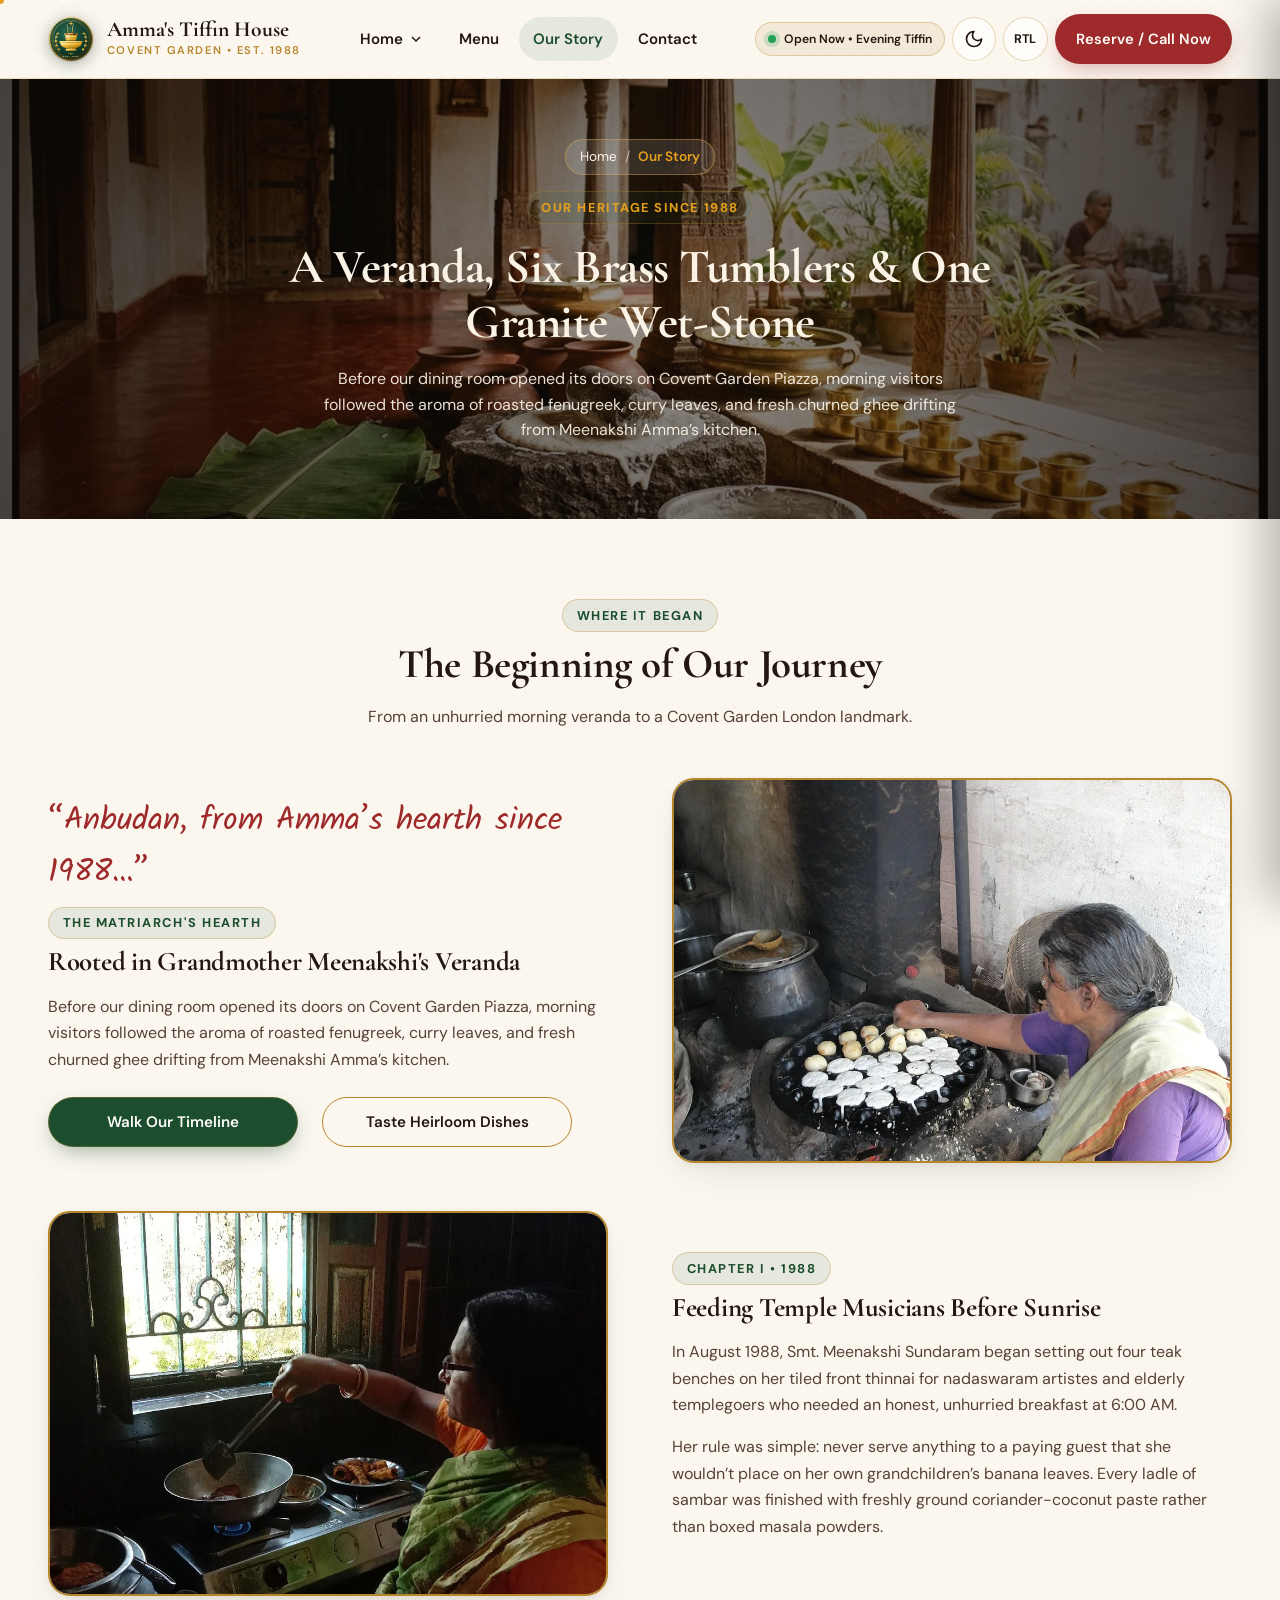
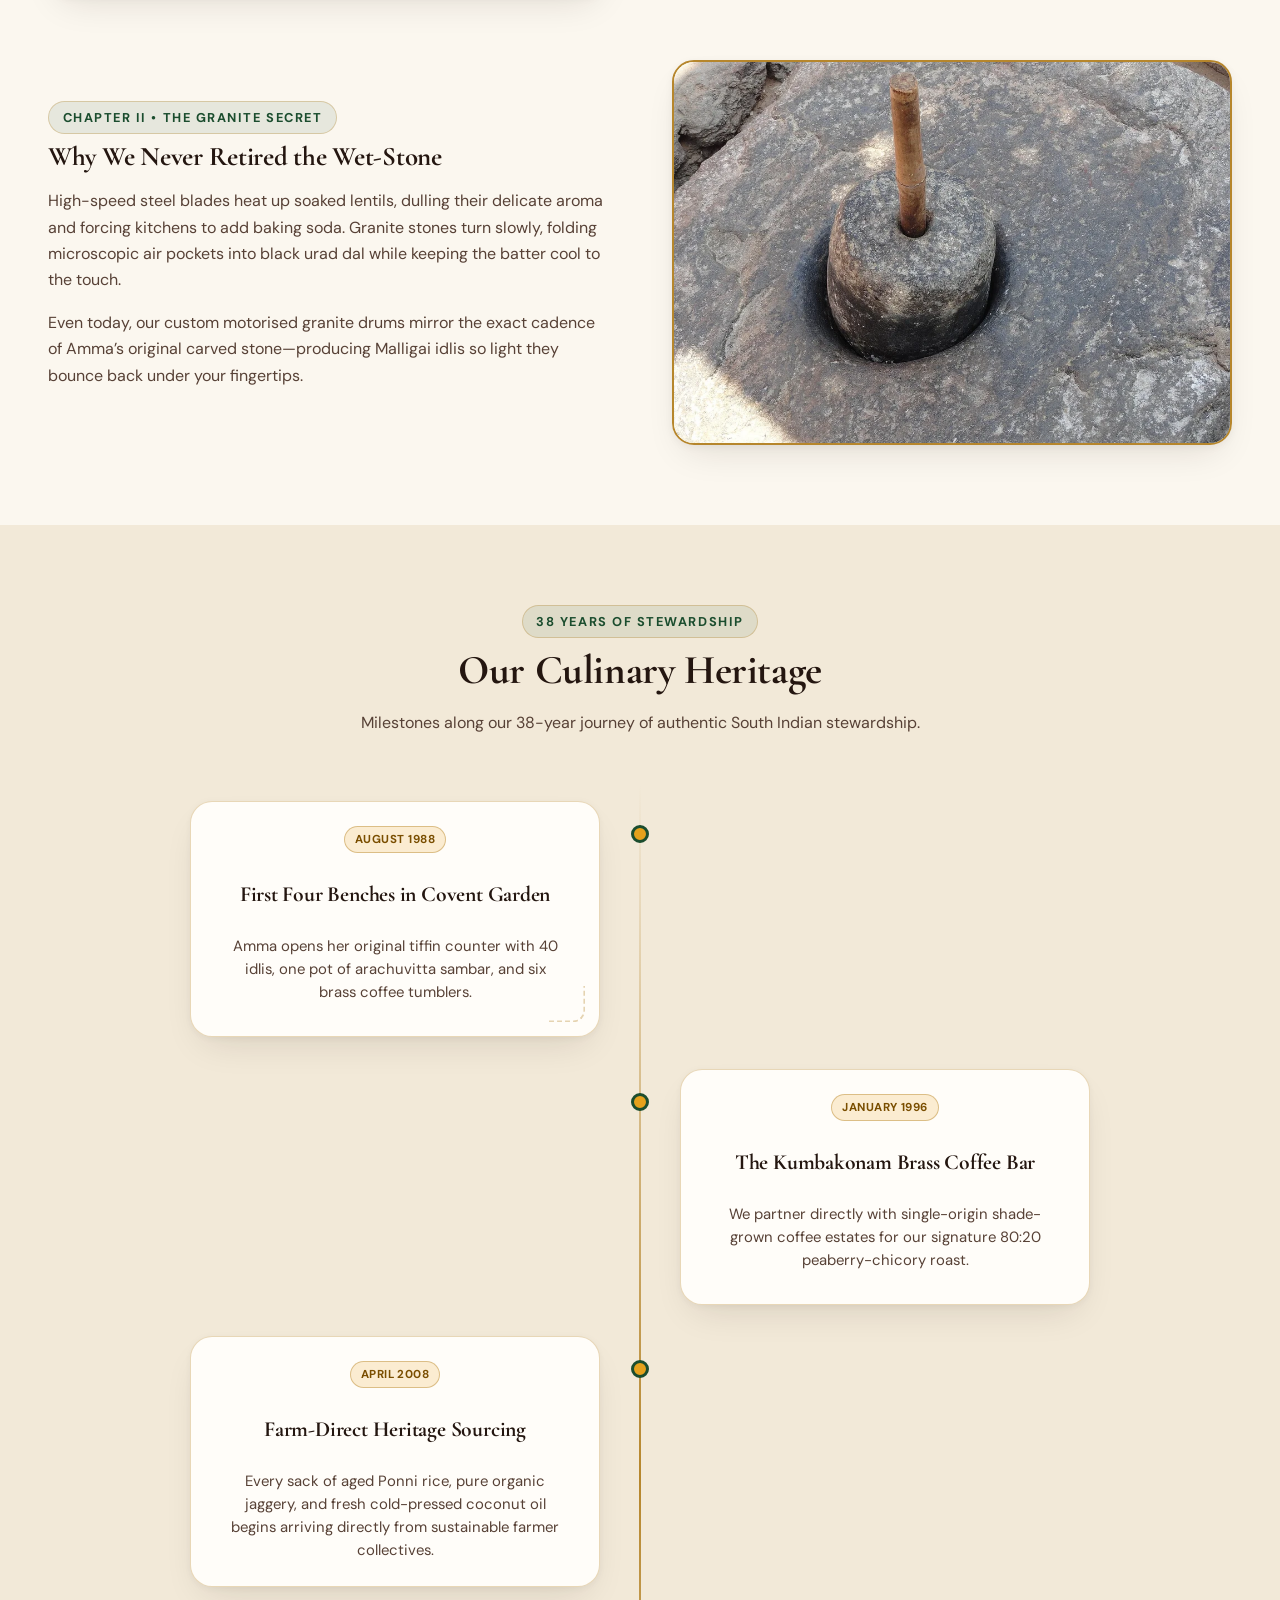
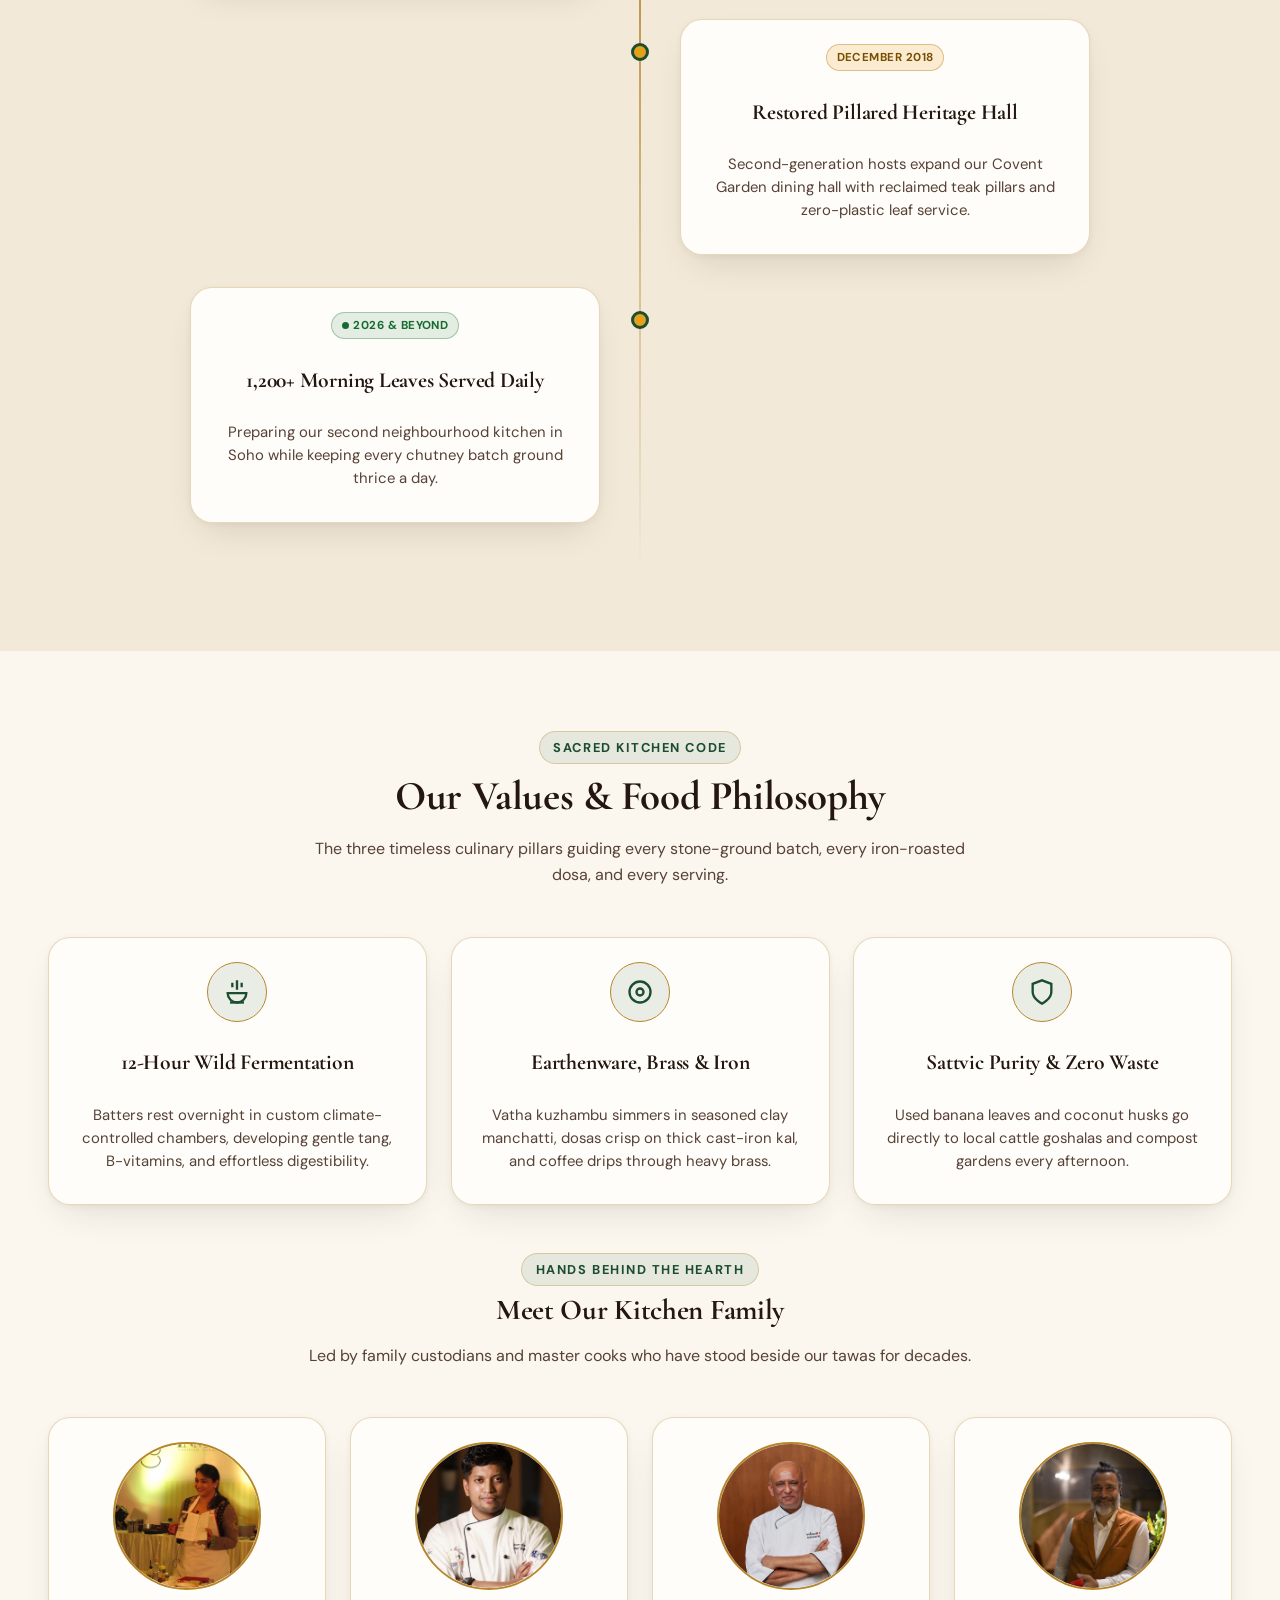
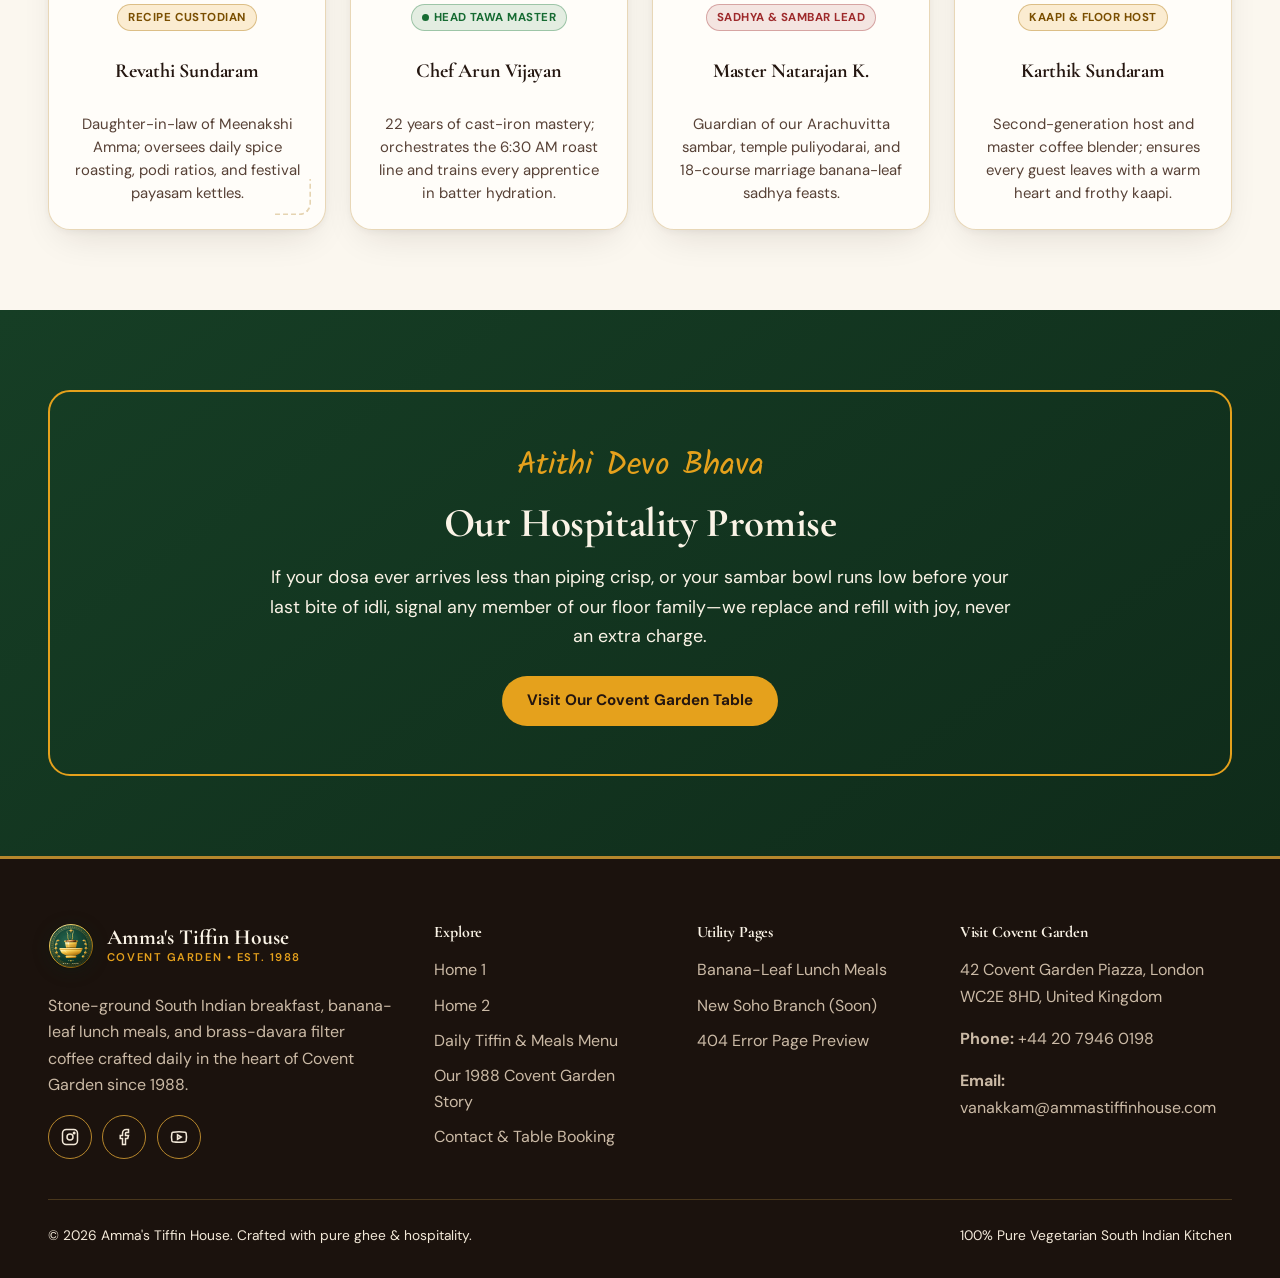
<file: pages/our-story.html>
<!DOCTYPE html>
<html lang="en" dir="ltr" data-theme="light">
<head>
  <meta charset="UTF-8" />
  <meta name="viewport" content="width=device-width, initial-scale=1.0" />

  <!-- TODO: Replace title, description, canonical URL, and brand name -->
  <title>Our 1988 Covent Garden Kitchen Story | Amma's Tiffin House</title>
  <meta name="description" content="Discover how Amma's Tiffin House grew from a 1988 granite wet-stone kitchen into London's beloved dining sanctuary for heirloom South Indian recipes." />
  <link rel="canonical" href="https://ammastiffinhouse.com/pages/our-story.html" />

  <meta property="og:type" content="website" />
  <meta property="og:site_name" content="Amma's Tiffin House" />
  <meta property="og:title" content="Our 1988 Covent Garden Kitchen Story | Amma's Tiffin House" />
  <meta property="og:description" content="Discover how Amma's Tiffin House grew from a 1988 granite wet-stone kitchen into London's beloved dining sanctuary for heirloom South Indian recipes." />
  <meta property="og:url" content="https://ammastiffinhouse.com/pages/our-story.html" />
  <meta property="og:image" content="../assets/images/story-hero-1.jpg" />

  <link rel="icon" type="image/svg+xml" href="../assets/images/logo.svg" />

  <script>
    (function () {
      try {
        var t = localStorage.getItem('ammas_tiffin_theme');
        var d = localStorage.getItem('ammas_tiffin_dir');
        if (t === 'dark' || (!t && window.matchMedia('(prefers-color-scheme: dark)').matches)) {
          document.documentElement.setAttribute('data-theme', 'dark');
        }
        if (d === 'rtl') {
          document.documentElement.setAttribute('dir', 'rtl');
        }
      } catch (e) {}
    })();
  </script>

  <!-- Stylesheets (Base, Separated Mobile/Tab/1024 Views, Dark Mode & RTL) -->
  <link rel="stylesheet" href="../assets/css/style.css" />
  <link rel="stylesheet" href="../assets/css/mobile.css" media="(max-width: 767.98px)" />
  <link rel="stylesheet" href="../assets/css/tablet.css" media="(min-width: 768px) and (max-width: 1023.98px)" />
  <link rel="stylesheet" href="../assets/css/desktop-1024.css" media="(min-width: 1024px)" />
  <link rel="stylesheet" href="../assets/css/dark-mode.css" />
  <link rel="stylesheet" href="../assets/css/rtl.css" />

  <script type="application/ld+json">
  {
    "@context": "https://schema.org",
    "@type": "Restaurant",
    "name": "Amma's Tiffin House",
    "foundingDate": "1988",
    "founder": {
      "@type": "Person",
      "name": "Meenakshi Sundaram"
    },
    "url": "https://ammastiffinhouse.com/pages/our-story.html",
    "servesCuisine": ["South Indian", "Tamil Vegetarian"]
  }
  </script>
</head>
<body>
  <a class="skip-link" href="#main-content">Skip to main content</a>

  <div class="preloader" data-preloader aria-hidden="true">
    <svg class="preloader__kolam" viewBox="0 0 80 80" fill="none" stroke="currentColor" stroke-width="2.2">
      <circle cx="40" cy="40" r="32" />
      <path d="M40 12 C56 28, 56 52, 40 68 C24 52, 24 28, 40 12 Z" />
      <path d="M12 40 C28 24, 52 24, 68 40 C52 56, 28 56, 12 40 Z" />
      <circle cx="40" cy="40" r="5" />
    </svg>
    <span class="preloader__label">Grinding Heirloom Batter…</span>
  </div>

  <!-- =====================================================================
       SITE HEADER & NAVIGATION
       ===================================================================== -->
  <header class="site-header" data-site-header>
    <div class="container site-header__inner">
      <a href="./index.html" class="brand-logo" aria-label="Amma's Tiffin House — Home">
        <span class="brand-logo__emblem" aria-hidden="true">
          <img src="../assets/images/logo.svg" alt="Amma's Tiffin House Logo" class="brand-logo__img" width="46" height="46" />
        </span>
        <span class="brand-logo__text">
          <span class="brand-logo__name">Amma's Tiffin House</span>
          <span class="brand-logo__sub">Covent Garden • Est. 1988</span>
        </span>
      </a>

      <nav class="primary-nav" aria-label="Primary Navigation">
        <div class="nav-dropdown" data-dropdown>
          <button type="button" class="dropdown-trigger" data-dropdown-trigger aria-expanded="false" aria-haspopup="true">
            <span>Home</span>
            <svg width="16" height="16" viewBox="0 0 24 24" fill="none" stroke="currentColor" stroke-width="2.2" aria-hidden="true"><path d="m6 9 6 6 6-6"/></svg>
          </button>
          <ul class="dropdown-menu" data-dropdown-menu>
            <li>
              <a href="./index.html">
                <span class="dropdown-menu__title">Home 1</span>
              </a>
            </li>
            <li>
              <a href="./home-2.html">
                <span class="dropdown-menu__title">Home 2</span>
              </a>
            </li>
          </ul>
        </div>
        <a href="./menu.html" class="nav-link">Menu</a>
        <a href="./our-story.html" class="nav-link" aria-current="page">Our Story</a>
        <a href="./contact.html" class="nav-link">Contact</a>
      </nav>

      <div class="header-actions">
        <div class="status-badge" data-live-status aria-live="polite">
          <span class="status-badge__dot" aria-hidden="true"></span>
          <span class="status-badge__text">Checking kitchen hours…</span>
        </div>

        <button type="button" class="icon-btn" data-theme-toggle aria-pressed="false" aria-label="Switch to Filter Coffee dark mode">
          <span class="theme-toggle__moon" aria-hidden="true">
            <svg width="20" height="20" viewBox="0 0 24 24" fill="none" stroke="currentColor" stroke-width="2" stroke-linecap="round" stroke-linejoin="round">
              <path d="M12 3a6 6 0 0 0 9 9 9 9 0 1 1-9-9Z"/>
            </svg>
          </span>
          <span class="theme-toggle__sun" aria-hidden="true">
            <svg width="20" height="20" viewBox="0 0 24 24" fill="none" stroke="currentColor" stroke-width="2" stroke-linecap="round" stroke-linejoin="round">
              <circle cx="12" cy="12" r="4.5"/>
              <line x1="12" y1="2" x2="12" y2="4.5"/>
              <line x1="12" y1="19.5" x2="12" y2="22"/>
              <line x1="4.22" y1="4.22" x2="6" y2="6"/>
              <line x1="18" y1="18" x2="19.78" y2="19.78"/>
              <line x1="2" y1="12" x2="4.5" y2="12"/>
              <line x1="19.5" y1="12" x2="22" y2="12"/>
              <line x1="4.22" y1="19.78" x2="6" y2="18"/>
              <line x1="18" y1="6" x2="19.78" y2="4.22"/>
            </svg>
          </span>
        </button>

        <button type="button" class="icon-btn" data-rtl-toggle aria-pressed="false" aria-label="Switch layout direction to Right-to-Left">
          <span data-rtl-label>RTL</span>
        </button>

        <a href="./contact.html#reserve-table" class="btn btn--kumkum header-cta" data-magnetic>
          Reserve / Call Now
        </a>

        <button type="button" class="icon-btn hamburger-btn" data-nav-toggle aria-expanded="false" aria-controls="mobile-drawer" aria-label="Open navigation menu">
          <svg width="22" height="22" viewBox="0 0 24 24" fill="none" stroke="currentColor" stroke-width="2.2" aria-hidden="true"><path d="M4 7h16M4 12h16M4 17h16"/></svg>
        </button>
      </div>
    </div>
  </header>

  <div class="nav-backdrop" data-nav-backdrop></div>
  <aside id="mobile-drawer" class="nav-drawer" data-nav-drawer aria-label="Mobile Navigation">
    <div class="nav-drawer__header">
      <button type="button" class="icon-btn nav-drawer__close" data-nav-close aria-label="Close navigation menu">
        <svg width="20" height="20" viewBox="0 0 24 24" fill="none" stroke="currentColor" stroke-width="2.2" stroke-linecap="round" stroke-linejoin="round" aria-hidden="true">
          <line x1="18" y1="6" x2="6" y2="18"></line>
          <line x1="6" y1="6" x2="18" y2="18"></line>
        </svg>
      </button>
    </div>

    <!-- Mobile Drawer Utility Controls: Theme & RTL -->
    <div class="nav-drawer__actions" aria-label="Appearance and language preferences">
      <button type="button" class="icon-btn" data-theme-toggle aria-pressed="false" aria-label="Switch to Filter Coffee dark mode">
        <span class="theme-toggle__moon" aria-hidden="true">
          <svg width="20" height="20" viewBox="0 0 24 24" fill="none" stroke="currentColor" stroke-width="2" stroke-linecap="round" stroke-linejoin="round">
            <path d="M12 3a6 6 0 0 0 9 9 9 9 0 1 1-9-9Z"/>
          </svg>
        </span>
        <span class="theme-toggle__sun" aria-hidden="true">
          <svg width="20" height="20" viewBox="0 0 24 24" fill="none" stroke="currentColor" stroke-width="2" stroke-linecap="round" stroke-linejoin="round">
            <circle cx="12" cy="12" r="4.5"/>
            <line x1="12" y1="2" x2="12" y2="4.5"/>
            <line x1="12" y1="19.5" x2="12" y2="22"/>
            <line x1="4.22" y1="4.22" x2="6" y2="6"/>
            <line x1="18" y1="18" x2="19.78" y2="19.78"/>
            <line x1="2" y1="12" x2="4.5" y2="12"/>
            <line x1="19.5" y1="12" x2="22" y2="12"/>
            <line x1="4.22" y1="19.78" x2="6" y2="18"/>
            <line x1="18" y1="6" x2="19.78" y2="4.22"/>
          </svg>
        </span>
      </button>

      <button type="button" class="icon-btn" data-rtl-toggle aria-pressed="false" aria-label="Switch layout direction to Right-to-Left">
        <span data-rtl-label>RTL</span>
      </button>
    </div>

    <ul class="nav-drawer__list">
      <li class="nav-drawer__dropdown" data-drawer-dropdown>
        <button type="button" class="nav-drawer__dropdown-trigger" data-drawer-dropdown-trigger aria-expanded="false">
          <span>Home</span>
          <svg class="nav-drawer__arrow" width="16" height="16" viewBox="0 0 24 24" fill="none" stroke="currentColor" stroke-width="2.2" aria-hidden="true">
            <path d="m6 9 6 6 6-6"/>
          </svg>
        </button>
        <ul class="nav-drawer__sub-menu">
          <li><a href="./index.html" class="nav-drawer__link">Home 1</a></li>
          <li><a href="./home-2.html" class="nav-drawer__link">Home 2</a></li>
        </ul>
      </li>
      <li><a href="./menu.html" class="nav-drawer__link">Menu</a></li>
      <li><a href="./our-story.html" class="nav-drawer__link" aria-current="page">Our Story</a></li>
      <li><a href="./contact.html" class="nav-drawer__link">Contact</a></li>
    </ul>

    <!-- Reservation & CTA (Same as Web View) -->
    <a href="./contact.html#reserve-table" class="btn btn--kumkum">Reserve / Call Now</a>
  </aside>

  <!-- =====================================================================
       MAIN CONTENT — OUR STORY
       ===================================================================== -->
  <main id="main-content">

    <!-- =====================================================================
         SECTION 1: OUR STORY HERO
         ===================================================================== -->
    <section class="page-hero story-hero" aria-labelledby="story-hero-heading">
      <div class="page-hero__bg story-hero__bg">
        <picture>
          <source srcset="../assets/images/story-banner.webp" type="image/webp" />
          <img
            src="../assets/images/story-banner.jpg"
            alt="Nostalgic 1988 South Indian ancestral veranda with six brass tumblers, a granite wet-stone, and carved pillars"
            width="1600"
            height="700"
            fetchpriority="high"
          />
        </picture>
      </div>
      <div class="page-hero__scrim story-hero__scrim" aria-hidden="true"></div>
      <div class="container page-hero__inner story-hero__inner">
        <nav aria-label="Breadcrumb" style="display: flex; justify-content: center;">
          <ol class="breadcrumb">
            <li><a href="./index.html">Home</a></li>
            <li class="breadcrumb__sep" aria-hidden="true">/</li>
            <li aria-current="page">Our Story</li>
          </ol>
        </nav>
        <span class="eyebrow" style="color: var(--turmeric); margin-bottom: var(--space-2); margin-inline: auto;">Our Heritage Since 1988</span>
        <h1 id="story-hero-heading">A Veranda, Six Brass Tumblers &amp; One Granite Wet-Stone</h1>
        <p class="page-hero__lead" style="max-width: 58ch; margin-inline: auto;">Before our dining room opened its doors on Covent Garden Piazza, morning visitors followed the aroma of roasted fenugreek, curry leaves, and fresh churned ghee drifting from Meenakshi Amma’s kitchen.</p>
      </div>
    </section>

    <!-- =====================================================================
         SECTION 2: THE BEGINNING OF OUR JOURNEY
         ===================================================================== -->
    <section class="section" aria-labelledby="origin-heading">
      <div class="container">
        <div class="section-header reveal">
          <span class="eyebrow">Where It Began</span>
          <h2 id="origin-heading">The Beginning of Our Journey</h2>
          <p>From an unhurried morning veranda to a Covent Garden London landmark.</p>
        </div>

        <!-- Matriarch Hearth Tribute & Action Links -->
        <div class="zigzag-row zigzag-row--reverse reveal" style="margin-bottom: var(--space-6);">
          <div class="zigzag-row__media">
            <picture>
              <source srcset="../assets/images/story-hero-1.webp" type="image/webp" />
              <img
                src="../assets/images/story-hero-1.jpg"
                alt="Traditional South Indian matriarch in cotton sari roasting kuzhi paniyarams over an open wood hearth"
                width="1000"
                height="750"
                loading="lazy"
              />
            </picture>
          </div>
          <div>
            <span class="story-signature">“Anbudan, from Amma’s hearth since 1988…”</span>
            <span class="eyebrow">The Matriarch's Hearth</span>
            <h3>Rooted in Grandmother Meenakshi's Veranda</h3>
            <p>
              Before our dining room opened its doors on Covent Garden Piazza, morning visitors followed the aroma of roasted fenugreek, curry leaves, and fresh churned ghee drifting from Meenakshi Amma’s kitchen.
            </p>
            <div class="hero-split__actions" style="margin-top: var(--space-3);">
              <a href="#milestones" class="btn btn--primary" data-magnetic>Walk Our Timeline</a>
              <a href="./menu.html" class="btn btn--outline" data-magnetic>Taste Heirloom Dishes</a>
            </div>
          </div>
        </div>

        <div class="zigzag-row reveal">
          <div class="zigzag-row__media">
            <img
              src="../assets/images/origin-kitchen.webp"
              alt="Morning sunlight filtering through a grilled window onto a traditional stone-hearth stove"
              width="1000"
              height="688"
              loading="lazy"
            />
          </div>
          <div>
            <span class="eyebrow">Chapter I • 1988</span>
            <h3>Feeding Temple Musicians Before Sunrise</h3>
            <p>
              In August 1988, Smt. Meenakshi Sundaram began setting out four teak benches on her tiled front thinnai for nadaswaram artistes and elderly templegoers who needed an honest, unhurried breakfast at 6:00 AM.
            </p>
            <p>
              Her rule was simple: never serve anything to a paying guest that she wouldn’t place on her own grandchildren’s banana leaves. Every ladle of sambar was finished with freshly ground coriander-coconut paste rather than boxed masala powders.
            </p>
          </div>
        </div>

        <div class="zigzag-row zigzag-row--reverse reveal">
          <div class="zigzag-row__media">
            <img
              src="../assets/images/grinding-stone.webp"
              alt="Traditional hand-carved granite wet grinding mortar stone used to grind soaked rice and urad dal"
              width="1000"
              height="688"
              loading="lazy"
            />
          </div>
          <div>
            <span class="eyebrow">Chapter II • The Granite Secret</span>
            <h3>Why We Never Retired the Wet-Stone</h3>
            <p>
              High-speed steel blades heat up soaked lentils, dulling their delicate aroma and forcing kitchens to add baking soda. Granite stones turn slowly, folding microscopic air pockets into black urad dal while keeping the batter cool to the touch.
            </p>
            <p>
              Even today, our custom motorised granite drums mirror the exact cadence of Amma’s original carved stone—producing Malligai idlis so light they bounce back under your fingertips.
            </p>
          </div>
        </div>
      </div>
    </section>

    <!-- =====================================================================
         SECTION 3: OUR CULINARY HERITAGE
         ===================================================================== -->
    <section id="milestones" class="section section--muted" aria-labelledby="timeline-heading">
      <div class="container">
        <div class="section-header reveal">
          <span class="eyebrow"><bdi>38 Years of Stewardship</bdi></span>
          <h2 id="timeline-heading">Our Culinary Heritage</h2>
          <p>Milestones along our 38-year journey of authentic South Indian stewardship.</p>
        </div>

        <div class="heritage-timeline">
          <div class="timeline-step reveal">
            <span class="timeline-step__dot" aria-hidden="true"></span>
            <article class="tiffin-card" data-tilt data-card-anim="kolam">
              <div class="tiffin-card__inner">
                <span class="badge badge--chef">August 1988</span>
                <h3 class="tiffin-card__title">First Four Benches in Covent Garden</h3>
                <p class="tiffin-card__desc">Amma opens her original tiffin counter with 40 idlis, one pot of arachuvitta sambar, and six brass coffee tumblers.</p>
              </div>
            </article>
          </div>

          <div class="timeline-step reveal">
            <span class="timeline-step__dot" aria-hidden="true"></span>
            <article class="tiffin-card" data-tilt data-card-anim="coffee">
              <div class="tiffin-card__inner">
                <span class="badge badge--chef">January 1996</span>
                <h3 class="tiffin-card__title">The Kumbakonam Brass Coffee Bar</h3>
                <p class="tiffin-card__desc">We partner directly with single-origin shade-grown coffee estates for our signature 80:20 peaberry-chicory roast.</p>
              </div>
            </article>
          </div>

          <div class="timeline-step reveal">
            <span class="timeline-step__dot" aria-hidden="true"></span>
            <article class="tiffin-card" data-tilt data-card-anim="leaf">
              <div class="tiffin-card__inner">
                <span class="badge badge--chef">April 2008</span>
                <h3 class="tiffin-card__title">Farm-Direct Heritage Sourcing</h3>
                <p class="tiffin-card__desc">Every sack of aged Ponni rice, pure organic jaggery, and fresh cold-pressed coconut oil begins arriving directly from sustainable farmer collectives.</p>
              </div>
            </article>
          </div>

          <div class="timeline-step reveal">
            <span class="timeline-step__dot" aria-hidden="true"></span>
            <article class="tiffin-card" data-tilt data-card-anim="dosa-roll">
              <div class="tiffin-card__inner">
                <span class="badge badge--chef">December 2018</span>
                <h3 class="tiffin-card__title">Restored Pillared Heritage Hall</h3>
                <p class="tiffin-card__desc">Second-generation hosts expand our Covent Garden dining hall with reclaimed teak pillars and zero-plastic leaf service.</p>
              </div>
            </article>
          </div>

          <div class="timeline-step reveal">
            <span class="timeline-step__dot" aria-hidden="true"></span>
            <article class="tiffin-card" data-tilt data-card-anim="steam">
              <div class="tiffin-card__inner">
                <span class="badge badge--veg">2026 &amp; Beyond</span>
                <h3 class="tiffin-card__title">1,200+ Morning Leaves Served Daily</h3>
                <p class="tiffin-card__desc">Preparing our second neighbourhood kitchen in Soho while keeping every chutney batch ground thrice a day.</p>
              </div>
            </article>
          </div>
        </div>
      </div>
    </section>

    <!-- =====================================================================
         SECTION 4: OUR VALUES & FOOD PHILOSOPHY
         ===================================================================== -->
    <section class="section" aria-labelledby="pillars-heading">
      <div class="container">
        <div class="section-header reveal">
          <span class="eyebrow">Sacred Kitchen Code</span>
          <h2 id="pillars-heading">Our Values &amp; Food Philosophy</h2>
          <p>The three timeless culinary pillars guiding every stone-ground batch, every iron-roasted dosa, and every serving.</p>
        </div>

        <div class="cards-grid-3" style="margin-bottom: var(--space-6);">
          <article class="tiffin-card reveal" data-tilt data-card-anim="steam">
            <div class="tiffin-card__inner">
              <span class="tiffin-card__icon" aria-hidden="true">
                <svg width="28" height="28" viewBox="0 0 24 24" fill="none" stroke="currentColor" stroke-width="2"><path d="M12 2v8M8 4v4M16 4v4"/><path d="M4 13a8 8 0 0 0 16 0H4Z"/><path d="M6 21h12"/></svg>
              </span>
              <h3 class="tiffin-card__title">12-Hour Wild Fermentation</h3>
              <p class="tiffin-card__desc">Batters rest overnight in custom climate-controlled chambers, developing gentle tang, B-vitamins, and effortless digestibility.</p>
            </div>
          </article>

          <article class="tiffin-card reveal" data-tilt data-card-anim="spice">
            <div class="tiffin-card__inner">
              <span class="tiffin-card__icon" aria-hidden="true">
                <svg width="28" height="28" viewBox="0 0 24 24" fill="none" stroke="currentColor" stroke-width="2"><circle cx="12" cy="12" r="9"/><circle cx="12" cy="12" r="3"/></svg>
              </span>
              <h3 class="tiffin-card__title">Earthenware, Brass &amp; Iron</h3>
              <p class="tiffin-card__desc">Vatha kuzhambu simmers in seasoned clay manchatti, dosas crisp on thick cast-iron kal, and coffee drips through heavy brass.</p>
            </div>
          </article>

          <article class="tiffin-card reveal" data-tilt data-card-anim="leaf">
            <div class="tiffin-card__inner">
              <span class="tiffin-card__icon" aria-hidden="true">
                <svg width="28" height="28" viewBox="0 0 24 24" fill="none" stroke="currentColor" stroke-width="2"><path d="M12 22s8-4 8-10V5l-8-3-8 3v7c0 6 8 10 8 10z"/></svg>
              </span>
              <h3 class="tiffin-card__title">Sattvic Purity &amp; Zero Waste</h3>
              <p class="tiffin-card__desc">Used banana leaves and coconut husks go directly to local cattle goshalas and compost gardens every afternoon.</p>
            </div>
          </article>
        </div>

        <!-- Kitchen Team Craftsmanship Sub-section -->
        <div class="section-header reveal">
          <span class="eyebrow">Hands Behind the Hearth</span>
          <h3 style="font-family: var(--font-display); font-size: 1.8rem; margin: 0 0 var(--space-2); color: var(--filter-coffee);">Meet Our Kitchen Family</h3>
          <p>Led by family custodians and master cooks who have stood beside our tawas for decades.</p>
        </div>

        <div class="cards-grid-4">
          <article class="tiffin-card reveal" data-tilt data-card-anim="kolam">
            <div class="tiffin-card__inner">
              <div class="tiffin-card__medallion" style="width: 148px; height: 148px;">
                <img src="../assets/images/team-1.webp" alt="Portrait of culinary recipe custodian smiling in apron at kitchen counter" width="640" height="640" loading="lazy" />
              </div>
              <span class="badge badge--chef">Recipe Custodian</span>
              <h4 class="tiffin-card__title" style="font-size: 1.25rem;">Revathi Sundaram</h4>
              <p class="tiffin-card__desc">Daughter-in-law of Meenakshi Amma; oversees daily spice roasting, podi ratios, and festival payasam kettles.</p>
            </div>
          </article>

          <article class="tiffin-card reveal" data-tilt data-card-anim="dosa-roll">
            <div class="tiffin-card__inner">
              <div class="tiffin-card__medallion" style="width: 148px; height: 148px;">
                <img src="../assets/images/team-2.webp" alt="Portrait of Head Tiffin Master Chef in crisp white chef coat" width="640" height="640" loading="lazy" />
              </div>
              <span class="badge badge--veg">Head Tawa Master</span>
              <h4 class="tiffin-card__title" style="font-size: 1.25rem;">Chef Arun Vijayan</h4>
              <p class="tiffin-card__desc">22 years of cast-iron mastery; orchestrates the 6:30 AM roast line and trains every apprentice in batter hydration.</p>
            </div>
          </article>

          <article class="tiffin-card reveal" data-tilt data-card-anim="steam">
            <div class="tiffin-card__inner">
              <div class="tiffin-card__medallion" style="width: 148px; height: 148px;">
                <img src="../assets/images/team-3.webp" alt="Portrait of Senior Sambar and Sadhya Master Chef in white jacket" width="640" height="640" loading="lazy" />
              </div>
              <span class="badge badge--spicy">Sadhya &amp; Sambar Lead</span>
              <h4 class="tiffin-card__title" style="font-size: 1.25rem;">Master Natarajan K.</h4>
              <p class="tiffin-card__desc">Guardian of our Arachuvitta sambar, temple puliyodarai, and 18-course marriage banana-leaf sadhya feasts.</p>
            </div>
          </article>

          <article class="tiffin-card reveal" data-tilt data-card-anim="coffee">
            <div class="tiffin-card__inner">
              <div class="tiffin-card__medallion" style="width: 148px; height: 148px;">
                <img src="../assets/images/team-4.webp" alt="Portrait of Filter Coffee and Hospitality Lead smiling warmly in heritage dining room" width="640" height="640" loading="lazy" />
              </div>
              <span class="badge badge--chef">Kaapi &amp; Floor Host</span>
              <h4 class="tiffin-card__title" style="font-size: 1.25rem;">Karthik Sundaram</h4>
              <p class="tiffin-card__desc">Second-generation host and master coffee blender; ensures every guest leaves with a warm heart and frothy kaapi.</p>
            </div>
          </article>
        </div>
      </div>
    </section>

    <!-- =====================================================================
         SECTION 5: OUR HOSPITALITY PROMISE
         ===================================================================== -->
    <section class="section section--leaf" aria-labelledby="promise-heading">
      <div class="container">
        <div class="promise-banner reveal">
          <span class="story-signature" style="color: var(--turmeric);">Atithi Devo Bhava</span>
          <h2 id="promise-heading">Our Hospitality Promise</h2>
          <p style="max-width: 62ch; margin-inline: auto; font-size: 1.12rem;">
            If your dosa ever arrives less than piping crisp, or your sambar bowl runs low before your last bite of idli, signal any member of our floor family—we replace and refill with joy, never an extra charge.
          </p>
          <div style="margin-top: var(--space-3);">
            <a href="./contact.html#reserve-table" class="btn btn--turmeric" data-magnetic>Visit Our Covent Garden Table</a>
          </div>
        </div>
      </div>
    </section>

  </main>

  <!-- =====================================================================
       SITE FOOTER
       ===================================================================== -->
  <footer class="site-footer">
    <div class="container">
      <div class="site-footer__grid">
        <div>
          <a href="./index.html" class="brand-logo site-footer__brand" aria-label="Amma's Tiffin House - Home">
            <span class="brand-logo__emblem" aria-hidden="true">
              <img src="../assets/images/logo.svg" alt="Amma's Tiffin House Logo" class="brand-logo__img" width="46" height="46" />
            </span>
            <span class="brand-logo__text">
              <span class="brand-logo__name">Amma's Tiffin House</span>
              <span class="brand-logo__sub">Covent Garden • Est. 1988</span>
            </span>
          </a>
          <p>Stone-ground South Indian breakfast, banana-leaf lunch meals, and brass-davara filter coffee crafted daily in the heart of Covent Garden since 1988.</p>
          <div class="social-row" aria-label="Social Media Links">
            <a href="https://instagram.com" class="social-pill" target="_blank" rel="noopener noreferrer" aria-label="Instagram">
              <svg width="18" height="18" viewBox="0 0 24 24" fill="none" stroke="currentColor" stroke-width="2" aria-hidden="true"><rect width="20" height="20" x="2" y="2" rx="5"/><circle cx="12" cy="12" r="4"/><circle cx="17.5" cy="6.5" r="1"/></svg>
            </a>
            <a href="https://facebook.com" class="social-pill" target="_blank" rel="noopener noreferrer" aria-label="Facebook">
              <svg width="18" height="18" viewBox="0 0 24 24" fill="none" stroke="currentColor" stroke-width="2" aria-hidden="true"><path d="M18 2h-3a5 5 0 0 0-5 5v3H7v4h3v8h4v-8h3l1-4h-4V7a1 1 0 0 1 1-1h3z"/></svg>
            </a>
            <a href="https://youtube.com" class="social-pill" target="_blank" rel="noopener noreferrer" aria-label="YouTube">
              <svg width="18" height="18" viewBox="0 0 24 24" fill="none" stroke="currentColor" stroke-width="2" aria-hidden="true"><path d="M2.5 17a24.12 24.12 0 0 1 0-10 2 2 0 0 1 1.4-1.4 49.56 49.56 0 0 1 16.2 0A2 2 0 0 1 21.5 7a24.12 24.12 0 0 1 0 10 2 2 0 0 1-1.4 1.4 49.55 49.55 0 0 1-16.2 0A2 2 0 0 1 2.5 17"/><path d="m10 15 5-3-5-3z"/></svg>
            </a>
          </div>
        </div>

        <div>
          <h4>Explore</h4>
          <ul class="footer-links">
            <li><a href="./index.html">Home 1</a></li>
            <li><a href="./home-2.html">Home 2</a></li>
            <li><a href="./menu.html">Daily Tiffin &amp; Meals Menu</a></li>
            <li><a href="./our-story.html">Our 1988 Covent Garden Story</a></li>
            <li><a href="./contact.html">Contact &amp; Table Booking</a></li>
          </ul>
        </div>

        <div>
          <h4>Utility Pages</h4>
          <ul class="footer-links">
            <li><a href="./menu.html#panel-lunch">Banana-Leaf Lunch Meals</a></li>
            <li><a href="./coming-soon.html">New Soho Branch (Soon)</a></li>
            <li><a href="./404.html">404 Error Page Preview</a></li>
          </ul>
        </div>

        <div>
          <h4>Visit Covent Garden</h4>
          <p>42 Covent Garden Piazza, London WC2E 8HD, United Kingdom</p>
          <p><strong>Phone:</strong> <a href="tel:+442079460198" class="ltr-num">+44 20 7946 0198</a></p>
          <p><strong>Email:</strong> <a href="mailto:vanakkam@ammastiffinhouse.com">vanakkam@ammastiffinhouse.com</a></p>
        </div>
      </div>

      <div class="site-footer__bottom">
        <span>&copy; 2026 Amma's Tiffin House. Crafted with pure ghee &amp; hospitality.</span>
        <span>100% Pure Vegetarian South Indian Kitchen</span>
      </div>
    </div>
  </footer>

  <!-- Scroll Up (Back to Top) Floating Button -->
  <button type="button" class="scroll-up-btn" data-scroll-top aria-label="Scroll to top of page" title="Scroll to top">
    <svg width="20" height="20" viewBox="0 0 24 24" fill="none" stroke="currentColor" stroke-width="2.5" stroke-linecap="round" stroke-linejoin="round" aria-hidden="true">
      <path d="m18 15-6-6-6 6"/>
    </svg>
  </button>

  <script src="../assets/js/plugins/tilt.js" defer></script>
  <script src="../assets/js/plugins/counter.js" defer></script>
  <script src="../assets/js/main.js" defer></script>
</body>
</html>
</file>
<file: assets/css/style.css>
/* ==========================================================================
   AMMA'S TIFFIN HOUSE — MASTER BASE STYLESHEET (style.css)
   Contains global tokens, typography, colors, resets & base components.
   
   IMPORTANT ARCHITECTURE NOTE:
   VIEW-SPECIFIC RESPONSIVE CODES ARE STRICTLY SEPARATED:
   - MOBILE VIEW (< 768px):           assets/css/mobile.css
   - TAB (TABLET) VIEW (768px-1023px): assets/css/tablet.css
   - 1024+ DESKTOP VIEW (>= 1024px):   assets/css/desktop-1024.css

   To modify styles for a specific view, edit ONLY its corresponding file above!
   Changes made in one view file will NEVER affect the other views.
   ========================================================================== */

/* --------------------------------------------------------------------------
   1. LOCAL GOOGLE FONTS (@font-face) — Max 3 Families in /assets/fonts/
   -------------------------------------------------------------------------- */
@font-face {
  font-family: 'Cormorant Garamond';
  font-style: italic;
  font-weight: 600;
  font-display: swap;
  src: url('../fonts/cormorant-garamond-latin-ext-600-italic-1.woff2') format('woff2');
  unicode-range: U+0100-02BA, U+02BD-02C5, U+02C7-02CC, U+02CE-02D7, U+02DD-02FF, U+0304, U+0308, U+0329, U+1D00-1DBF, U+1E00-1E9F, U+1EF2-1EFF, U+2020, U+20A0-20AB, U+20AD-20C4, U+2113, U+2C60-2C7F, U+A720-A7FF;
}

@font-face {
  font-family: 'Cormorant Garamond';
  font-style: italic;
  font-weight: 600;
  font-display: swap;
  src: url('../fonts/cormorant-garamond-latin-600-italic-2.woff2') format('woff2');
  unicode-range: U+0000-00FF, U+0131, U+0152-0153, U+02BB-02BC, U+02C6, U+02DA, U+02DC, U+0304, U+0308, U+0329, U+2000-206F, U+20AC, U+2122, U+2191, U+2193, U+2212, U+2215, U+FEFF, U+FFFD;
}

@font-face {
  font-family: 'Cormorant Garamond';
  font-style: normal;
  font-weight: 500;
  font-display: swap;
  src: url('../fonts/cormorant-garamond-latin-ext-500-normal-3.woff2') format('woff2');
  unicode-range: U+0100-02BA, U+02BD-02C5, U+02C7-02CC, U+02CE-02D7, U+02DD-02FF, U+0304, U+0308, U+0329, U+1D00-1DBF, U+1E00-1E9F, U+1EF2-1EFF, U+2020, U+20A0-20AB, U+20AD-20C4, U+2113, U+2C60-2C7F, U+A720-A7FF;
}

@font-face {
  font-family: 'Cormorant Garamond';
  font-style: normal;
  font-weight: 500;
  font-display: swap;
  src: url('../fonts/cormorant-garamond-latin-500-normal-4.woff2') format('woff2');
  unicode-range: U+0000-00FF, U+0131, U+0152-0153, U+02BB-02BC, U+02C6, U+02DA, U+02DC, U+0304, U+0308, U+0329, U+2000-206F, U+20AC, U+2122, U+2191, U+2193, U+2212, U+2215, U+FEFF, U+FFFD;
}

@font-face {
  font-family: 'Cormorant Garamond';
  font-style: normal;
  font-weight: 600;
  font-display: swap;
  src: url('../fonts/cormorant-garamond-latin-ext-600-normal-5.woff2') format('woff2');
  unicode-range: U+0100-02BA, U+02BD-02C5, U+02C7-02CC, U+02CE-02D7, U+02DD-02FF, U+0304, U+0308, U+0329, U+1D00-1DBF, U+1E00-1E9F, U+1EF2-1EFF, U+2020, U+20A0-20AB, U+20AD-20C4, U+2113, U+2C60-2C7F, U+A720-A7FF;
}

@font-face {
  font-family: 'Cormorant Garamond';
  font-style: normal;
  font-weight: 600;
  font-display: swap;
  src: url('../fonts/cormorant-garamond-latin-600-normal-6.woff2') format('woff2');
  unicode-range: U+0000-00FF, U+0131, U+0152-0153, U+02BB-02BC, U+02C6, U+02DA, U+02DC, U+0304, U+0308, U+0329, U+2000-206F, U+20AC, U+2122, U+2191, U+2193, U+2212, U+2215, U+FEFF, U+FFFD;
}

@font-face {
  font-family: 'Cormorant Garamond';
  font-style: normal;
  font-weight: 700;
  font-display: swap;
  src: url('../fonts/cormorant-garamond-latin-ext-700-normal-7.woff2') format('woff2');
  unicode-range: U+0100-02BA, U+02BD-02C5, U+02C7-02CC, U+02CE-02D7, U+02DD-02FF, U+0304, U+0308, U+0329, U+1D00-1DBF, U+1E00-1E9F, U+1EF2-1EFF, U+2020, U+20A0-20AB, U+20AD-20C4, U+2113, U+2C60-2C7F, U+A720-A7FF;
}

@font-face {
  font-family: 'Cormorant Garamond';
  font-style: normal;
  font-weight: 700;
  font-display: swap;
  src: url('../fonts/cormorant-garamond-latin-700-normal-8.woff2') format('woff2');
  unicode-range: U+0000-00FF, U+0131, U+0152-0153, U+02BB-02BC, U+02C6, U+02DA, U+02DC, U+0304, U+0308, U+0329, U+2000-206F, U+20AC, U+2122, U+2191, U+2193, U+2212, U+2215, U+FEFF, U+FFFD;
}

@font-face {
  font-family: 'DM Sans';
  font-style: italic;
  font-weight: 400;
  font-display: swap;
  src: url('../fonts/dm-sans-latin-ext-400-italic-1.woff2') format('woff2');
  unicode-range: U+0100-02BA, U+02BD-02C5, U+02C7-02CC, U+02CE-02D7, U+02DD-02FF, U+0304, U+0308, U+0329, U+1D00-1DBF, U+1E00-1E9F, U+1EF2-1EFF, U+2020, U+20A0-20AB, U+20AD-20C4, U+2113, U+2C60-2C7F, U+A720-A7FF;
}

@font-face {
  font-family: 'DM Sans';
  font-style: italic;
  font-weight: 400;
  font-display: swap;
  src: url('../fonts/dm-sans-latin-400-italic-2.woff2') format('woff2');
  unicode-range: U+0000-00FF, U+0131, U+0152-0153, U+02BB-02BC, U+02C6, U+02DA, U+02DC, U+0304, U+0308, U+0329, U+2000-206F, U+20AC, U+2122, U+2191, U+2193, U+2212, U+2215, U+FEFF, U+FFFD;
}

@font-face {
  font-family: 'DM Sans';
  font-style: normal;
  font-weight: 400;
  font-display: swap;
  src: url('../fonts/dm-sans-latin-ext-400-normal-3.woff2') format('woff2');
  unicode-range: U+0100-02BA, U+02BD-02C5, U+02C7-02CC, U+02CE-02D7, U+02DD-02FF, U+0304, U+0308, U+0329, U+1D00-1DBF, U+1E00-1E9F, U+1EF2-1EFF, U+2020, U+20A0-20AB, U+20AD-20C4, U+2113, U+2C60-2C7F, U+A720-A7FF;
}

@font-face {
  font-family: 'DM Sans';
  font-style: normal;
  font-weight: 400;
  font-display: swap;
  src: url('../fonts/dm-sans-latin-400-normal-4.woff2') format('woff2');
  unicode-range: U+0000-00FF, U+0131, U+0152-0153, U+02BB-02BC, U+02C6, U+02DA, U+02DC, U+0304, U+0308, U+0329, U+2000-206F, U+20AC, U+2122, U+2191, U+2193, U+2212, U+2215, U+FEFF, U+FFFD;
}

@font-face {
  font-family: 'DM Sans';
  font-style: normal;
  font-weight: 500;
  font-display: swap;
  src: url('../fonts/dm-sans-latin-ext-500-normal-5.woff2') format('woff2');
  unicode-range: U+0100-02BA, U+02BD-02C5, U+02C7-02CC, U+02CE-02D7, U+02DD-02FF, U+0304, U+0308, U+0329, U+1D00-1DBF, U+1E00-1E9F, U+1EF2-1EFF, U+2020, U+20A0-20AB, U+20AD-20C4, U+2113, U+2C60-2C7F, U+A720-A7FF;
}

@font-face {
  font-family: 'DM Sans';
  font-style: normal;
  font-weight: 500;
  font-display: swap;
  src: url('../fonts/dm-sans-latin-500-normal-6.woff2') format('woff2');
  unicode-range: U+0000-00FF, U+0131, U+0152-0153, U+02BB-02BC, U+02C6, U+02DA, U+02DC, U+0304, U+0308, U+0329, U+2000-206F, U+20AC, U+2122, U+2191, U+2193, U+2212, U+2215, U+FEFF, U+FFFD;
}

@font-face {
  font-family: 'DM Sans';
  font-style: normal;
  font-weight: 600;
  font-display: swap;
  src: url('../fonts/dm-sans-latin-ext-600-normal-7.woff2') format('woff2');
  unicode-range: U+0100-02BA, U+02BD-02C5, U+02C7-02CC, U+02CE-02D7, U+02DD-02FF, U+0304, U+0308, U+0329, U+1D00-1DBF, U+1E00-1E9F, U+1EF2-1EFF, U+2020, U+20A0-20AB, U+20AD-20C4, U+2113, U+2C60-2C7F, U+A720-A7FF;
}

@font-face {
  font-family: 'DM Sans';
  font-style: normal;
  font-weight: 600;
  font-display: swap;
  src: url('../fonts/dm-sans-latin-600-normal-8.woff2') format('woff2');
  unicode-range: U+0000-00FF, U+0131, U+0152-0153, U+02BB-02BC, U+02C6, U+02DA, U+02DC, U+0304, U+0308, U+0329, U+2000-206F, U+20AC, U+2122, U+2191, U+2193, U+2212, U+2215, U+FEFF, U+FFFD;
}

@font-face {
  font-family: 'DM Sans';
  font-style: normal;
  font-weight: 700;
  font-display: swap;
  src: url('../fonts/dm-sans-latin-ext-700-normal-9.woff2') format('woff2');
  unicode-range: U+0100-02BA, U+02BD-02C5, U+02C7-02CC, U+02CE-02D7, U+02DD-02FF, U+0304, U+0308, U+0329, U+1D00-1DBF, U+1E00-1E9F, U+1EF2-1EFF, U+2020, U+20A0-20AB, U+20AD-20C4, U+2113, U+2C60-2C7F, U+A720-A7FF;
}

@font-face {
  font-family: 'DM Sans';
  font-style: normal;
  font-weight: 700;
  font-display: swap;
  src: url('../fonts/dm-sans-latin-700-normal-10.woff2') format('woff2');
  unicode-range: U+0000-00FF, U+0131, U+0152-0153, U+02BB-02BC, U+02C6, U+02DA, U+02DC, U+0304, U+0308, U+0329, U+2000-206F, U+20AC, U+2122, U+2191, U+2193, U+2212, U+2215, U+FEFF, U+FFFD;
}

@font-face {
  font-family: 'Kalam';
  font-style: normal;
  font-weight: 400;
  font-display: swap;
  src: url('../fonts/kalam-latin-ext-400-normal-1.woff2') format('woff2');
  unicode-range: U+0100-02BA, U+02BD-02C5, U+02C7-02CC, U+02CE-02D7, U+02DD-02FF, U+0304, U+0308, U+0329, U+1D00-1DBF, U+1E00-1E9F, U+1EF2-1EFF, U+2020, U+20A0-20AB, U+20AD-20C4, U+2113, U+2C60-2C7F, U+A720-A7FF;
}

@font-face {
  font-family: 'Kalam';
  font-style: normal;
  font-weight: 400;
  font-display: swap;
  src: url('../fonts/kalam-latin-400-normal-2.woff2') format('woff2');
  unicode-range: U+0000-00FF, U+0131, U+0152-0153, U+02BB-02BC, U+02C6, U+02DA, U+02DC, U+0304, U+0308, U+0329, U+2000-206F, U+20AC, U+2122, U+2191, U+2193, U+2212, U+2215, U+FEFF, U+FFFD;
}

@font-face {
  font-family: 'Kalam';
  font-style: normal;
  font-weight: 700;
  font-display: swap;
  src: url('../fonts/kalam-latin-ext-700-normal-3.woff2') format('woff2');
  unicode-range: U+0100-02BA, U+02BD-02C5, U+02C7-02CC, U+02CE-02D7, U+02DD-02FF, U+0304, U+0308, U+0329, U+1D00-1DBF, U+1E00-1E9F, U+1EF2-1EFF, U+2020, U+20A0-20AB, U+20AD-20C4, U+2113, U+2C60-2C7F, U+A720-A7FF;
}

@font-face {
  font-family: 'Kalam';
  font-style: normal;
  font-weight: 700;
  font-display: swap;
  src: url('../fonts/kalam-latin-700-normal-4.woff2') format('woff2');
  unicode-range: U+0000-00FF, U+0131, U+0152-0153, U+02BB-02BC, U+02C6, U+02DA, U+02DC, U+0304, U+0308, U+0329, U+2000-206F, U+20AC, U+2122, U+2191, U+2193, U+2212, U+2215, U+FEFF, U+FFFD;
}

/* --------------------------------------------------------------------------
   2. DESIGN SYSTEM TOKENS (South Indian Culinary Palette + 8px Scale)
   -------------------------------------------------------------------------- */
:root {
  /* TODO: Customise South Indian brand palette here */
  --leaf: #1B4D2E;
  --leaf-strong: #133A22;
  --leaf-deep: #0F2E1B;
  --leaf-tint: rgba(27, 77, 46, 0.09);

  --turmeric: #E5A11C;
  --turmeric-deep: #B57808;
  --turmeric-soft: rgba(229, 161, 28, 0.18);

  --kumkum: #9E2A2B;
  --kumkum-hover: #7E1F20;
  --kumkum-soft: rgba(158, 42, 43, 0.11);

  --coconut: #FBF7EF;
  --coconut-elevated: #FFFDF9;
  --coconut-muted: #F2E9D8;
  --coconut-card-alt: #F7EFE0;

  --filter-coffee: #241610;
  --filter-coffee-muted: #574136;
  --filter-coffee-subtle: #755B4E;

  --brass: #B6862C;
  --brass-soft: rgba(182, 134, 44, 0.22);
  --brass-border: rgba(182, 134, 44, 0.32);

  /* Typography */
  --font-display: 'Cormorant Garamond', Georgia, serif;
  --font-body: 'DM Sans', -apple-system, BlinkMacSystemFont, 'Segoe UI', sans-serif;
  --font-accent: 'Kalam', cursive;

  /* 8px Base Spacing Scale */
  --space-1: 0.5rem;
  /* 8px */
  --space-2: 1rem;
  /* 16px */
  --space-3: 1.5rem;
  /* 24px */
  --space-4: 2rem;
  /* 32px */
  --space-5: 2.5rem;
  /* 40px */
  --space-6: 3rem;
  /* 48px */
  --space-7: 3.5rem;
  /* 56px */
  --space-8: 4rem;
  /* 64px */
  --space-10: 5rem;
  /* 80px */
  --space-12: 6rem;
  /* 96px */

  /* Radii & Elevations */
  --radius-sm: 0.5rem;
  --radius-md: 1rem;
  --radius-lg: 1.375rem;
  --radius-pill: 999px;

  --header-height: 78px;
  --header-bg: rgba(251, 247, 239, 0.88);
  --header-border: rgba(182, 134, 44, 0.25);
  --card-shadow: 0 16px 38px -14px rgba(36, 22, 16, 0.14), 0 2px 8px rgba(36, 22, 16, 0.05);
  --card-shadow-hover: 0 24px 52px -12px rgba(36, 22, 16, 0.24), 0 0 0 1px rgba(182, 134, 44, 0.45);
  --glare-color: rgba(255, 248, 225, 0.46);

  --input-bg: #FFFDF9;
  --input-border: rgba(182, 134, 44, 0.42);
  --skeleton-base: #EADFC9;
  --skeleton-shine: #F7F0E2;

  --ease-out: cubic-bezier(0.22, 1, 0.36, 1);
  --container-max: 1280px;
}

/* --------------------------------------------------------------------------
   3. RESET, BASE TYPOGRAPHY, GRAIN TEXTURE & ACCESSIBILITY
   -------------------------------------------------------------------------- */
*,
*::before,
*::after {
  box-sizing: border-box;
}

html {
  scroll-behavior: smooth;
  font-size: 16px;
  -webkit-text-size-adjust: 100%;
}

body {
  margin: 0;
  font-family: var(--font-body);
  font-size: 1rem;
  line-height: 1.65;
  color: var(--filter-coffee);
  background-color: var(--coconut);
  overflow-x: hidden;
  transition: background-color 280ms ease, color 280ms ease;
}

/* Subtle artisanal handmade-paper / roasted-spice grain overlay */
body::after {
  content: '';
  position: fixed;
  inset: 0;
  z-index: 9990;
  pointer-events: none;
  opacity: 0.028;
  background-image: radial-gradient(var(--filter-coffee) 0.75px, transparent 0.75px);
  background-size: 14px 14px;
}

body.has-modal-open,
body.has-drawer-open {
  overflow: hidden;
}

img,
picture,
svg {
  display: block;
  max-width: 100%;
}

img {
  height: auto;
}

h1,
h2,
h3,
h4,
h5,
h6 {
  margin-block: 0 var(--space-2);
  font-family: var(--font-display);
  font-weight: 700;
  line-height: 1.14;
  color: var(--filter-coffee);
  letter-spacing: -0.01em;
}

h1 {
  font-size: clamp(2.5rem, 5vw, 4.35rem);
}

h2 {
  font-size: clamp(2rem, 3.6vw, 3.1rem);
}

h3 {
  font-size: clamp(1.35rem, 2.1vw, 1.75rem);
}

p {
  margin-block: 0 var(--space-2);
  color: var(--filter-coffee-muted);
}

a {
  color: inherit;
  text-decoration: none;
  transition: color 200ms ease;
}

button,
input,
select,
textarea {
  font: inherit;
  color: inherit;
}

/* WCAG 2.1 AA Focus Ring */
:focus-visible {
  outline: 3px solid var(--turmeric);
  outline-offset: 3px;
}

/* Skip to Main Content Link */
.skip-link {
  position: fixed;
  top: -100px;
  inset-inline-start: var(--space-2);
  z-index: 10050;
  padding: 0.75rem 1.25rem;
  background: var(--leaf);
  color: #FFFDF9;
  font-weight: 600;
  border-radius: var(--radius-sm);
  border: 2px solid var(--turmeric);
  transition: top 200ms ease;
}

.skip-link:focus {
  top: var(--space-2);
}

.sr-only {
  position: absolute;
  width: 1px;
  height: 1px;
  padding: 0;
  margin: -1px;
  overflow: hidden;
  clip: rect(0, 0, 0, 0);
  white-space: nowrap;
  border: 0;
}

/* --------------------------------------------------------------------------
   4. PRELOADER & CUSTOM TURMERIC CURSOR
   -------------------------------------------------------------------------- */
.preloader {
  position: fixed;
  inset: 0;
  z-index: 10020;
  display: flex;
  flex-direction: column;
  align-items: center;
  justify-content: center;
  gap: var(--space-2);
  background: var(--coconut);
  transition: opacity 360ms ease, visibility 360ms ease;
}

.preloader.is-hidden {
  opacity: 0;
  visibility: hidden;
  pointer-events: none;
}

.preloader__kolam {
  width: 72px;
  height: 72px;
  color: var(--brass);
}

.preloader__kolam path,
.preloader__kolam circle {
  stroke-dasharray: 180;
  stroke-dashoffset: 180;
  animation: kolamDraw 900ms var(--ease-out) forwards;
}

.preloader__label {
  font-family: var(--font-display);
  font-size: 1.2rem;
  font-weight: 600;
  letter-spacing: 0.08em;
  text-transform: uppercase;
  color: var(--leaf);
}

@keyframes kolamDraw {
  to {
    stroke-dashoffset: 0;
  }
}

.custom-cursor-dot,
.custom-cursor-ring {
  position: fixed;
  top: 0;
  left: 0;
  pointer-events: none;
  z-index: 10010;
  border-radius: 50%;
}

.custom-cursor-dot {
  width: 8px;
  height: 8px;
  margin-left: -4px;
  margin-top: -4px;
  background: var(--turmeric);
  transition: width 180ms ease, height 180ms ease, background-color 180ms ease;
}

.custom-cursor-ring {
  width: 34px;
  height: 34px;
  margin-left: -17px;
  margin-top: -17px;
  border: 1.5px solid var(--brass);
  background: rgba(229, 161, 28, 0.06);
  transition: width 220ms ease, height 220ms ease, border-color 220ms ease, background-color 220ms ease;
}

.custom-cursor-ring.is-hovering {
  width: 48px;
  height: 48px;
  margin-left: -24px;
  margin-top: -24px;
  border-color: var(--kumkum);
  background: rgba(158, 42, 43, 0.08);
}

/* --------------------------------------------------------------------------
   5. CONTAINERS, SECTIONS, TEMPLE DIVIDERS & BUTTONS
   -------------------------------------------------------------------------- */
.container {
  width: 100%;
  max-width: var(--container-max);
  margin-inline: auto;
  padding-inline: var(--space-2);
}

@media (min-width: 640px) {
  .container {
    padding-inline: var(--space-4);
  }
}

.section {
  position: relative;
  padding-block: var(--space-8);
}

@media (min-width: 1024px) {
  .section {
    padding-block: var(--space-10);
  }
}

.section--muted {
  background-color: var(--coconut-muted);
}

.section--leaf {
  background: linear-gradient(145deg, #163E25 0%, #0F2B1A 100%);
  color: #FAF3E6;
}

.section--leaf h2,
.section--leaf h3,
.section--leaf p {
  color: #FAF3E6;
}

.section-header {
  max-width: 680px;
  margin-inline: auto;
  margin-bottom: var(--space-6);
  text-align: center;
}

.section-header--left,
.menu-panel .section-header {
  max-width: 820px;
  margin-inline: 0 auto;
  text-align: start;
}

.menu-panel {
  scroll-margin-top: 140px;
}

.eyebrow {
  display: inline-flex;
  align-items: center;
  gap: 0.5rem;
  margin-bottom: var(--space-1);
  padding: 0.3rem 0.85rem;
  font-size: 0.8rem;
  font-weight: 700;
  letter-spacing: 0.12em;
  text-transform: uppercase;
  color: var(--leaf);
  background: var(--leaf-tint);
  border: 1px solid var(--brass-border);
  border-radius: var(--radius-pill);
}

:root[data-theme="dark"] .eyebrow {
  color: var(--turmeric);
}

.accent-script {
  font-family: var(--font-accent);
  font-weight: 400;
  color: var(--kumkum);
}

:root[data-theme="dark"] .accent-script {
  color: var(--turmeric);
}

/* Temple-Brass Kasavu Ornamental Divider */
.temple-divider {
  display: flex;
  align-items: center;
  justify-content: center;
  gap: var(--space-2);
  margin-inline: auto;
  max-width: 420px;
  padding-block: var(--space-1);
  color: var(--brass);
}

.temple-divider::before,
.temple-divider::after {
  content: '';
  flex: 1;
  height: 1px;
  background: linear-gradient(90deg, transparent, var(--brass), transparent);
}

/* Buttons (Minimum 44x44px WCAG Touch Targets) */
.btn {
  display: inline-flex;
  align-items: center;
  justify-content: center;
  gap: 0.6rem;
  min-height: 46px;
  padding: 0.72rem 1.5rem;
  font-weight: 600;
  font-size: 0.95rem;
  border-radius: var(--radius-pill);
  border: 1.5px solid transparent;
  cursor: pointer;
  transition: transform 220ms var(--ease-out), background-color 220ms ease, color 220ms ease, border-color 220ms ease, box-shadow 220ms ease;
}

.btn--full {
  width: 100%;
  display: flex;
  justify-content: center;
}

.btn--primary {
  background: var(--leaf);
  color: #FFFDF9;
  border-color: rgba(182, 134, 44, 0.35);
  box-shadow: 0 8px 22px -6px rgba(27, 77, 46, 0.45);
}

.btn--primary:hover,
.btn--primary:focus-visible {
  background: var(--leaf-strong);
  box-shadow: 0 12px 26px -6px rgba(27, 77, 46, 0.58);
}

.btn--kumkum {
  background: var(--kumkum);
  color: #FFFDF9;
  box-shadow: 0 8px 22px -6px rgba(158, 42, 43, 0.42);
}

.btn--kumkum:hover,
.btn--kumkum:focus-visible {
  background: var(--kumkum-hover);
}

.btn--outline {
  background: transparent;
  color: var(--filter-coffee);
  border-color: var(--brass);
}

.btn--outline:hover,
.btn--outline:focus-visible {
  background: var(--turmeric-soft);
  border-color: var(--turmeric-deep);
}

.btn--turmeric {
  background: var(--turmeric);
  color: #241610;
  font-weight: 700;
}

.btn--turmeric:hover,
.btn--turmeric:focus-visible {
  background: #F0AE29;
}

/* --------------------------------------------------------------------------
   6. STICKY SHRINKING GLASS HEADER, DROPDOWN & MOBILE DRAWER
   -------------------------------------------------------------------------- */
.site-header {
  position: sticky;
  top: 0;
  z-index: 950;
  background: var(--header-bg);
  backdrop-filter: blur(14px);
  -webkit-backdrop-filter: blur(14px);
  border-bottom: 1px solid var(--header-border);
  transition: padding 240ms var(--ease-out), box-shadow 240ms ease, background-color 240ms ease;
}

.site-header__inner {
  display: flex;
  align-items: center;
  justify-content: space-between;
  gap: var(--space-2);
  min-height: 78px;
  transition: min-height 240ms var(--ease-out);
}

.site-header.is-scrolled {
  box-shadow: 0 10px 30px -12px rgba(36, 22, 16, 0.18);
}

.site-header.is-scrolled .site-header__inner {
  min-height: 64px;
}

/* Brand Mark */
.brand-logo {
  display: inline-flex;
  align-items: center;
  gap: 0.8rem;
  min-height: 46px;
  text-decoration: none;
}

.brand-logo__emblem {
  display: flex;
  align-items: center;
  justify-content: center;
  width: 46px;
  height: 46px;
  border-radius: 50%;
  flex-shrink: 0;
  transition: transform 260ms cubic-bezier(0.34, 1.56, 0.64, 1), filter 200ms ease;
  filter: drop-shadow(0 3px 8px rgba(10, 35, 26, 0.35));
}

.brand-logo:hover .brand-logo__emblem {
  transform: scale(1.06) rotate(-2deg);
  filter: drop-shadow(0 4px 12px rgba(197, 155, 39, 0.45));
}

.brand-logo__img {
  width: 100%;
  height: 100%;
  display: block;
  object-fit: contain;
  border-radius: 50%;
}

.brand-logo__text {
  display: flex;
  flex-direction: column;
}

.brand-logo__name {
  font-family: var(--font-display);
  font-size: 1.35rem;
  font-weight: 700;
  line-height: 1.05;
  color: var(--filter-coffee);
}

.brand-logo__sub {
  font-size: 0.7rem;
  font-weight: 600;
  letter-spacing: 0.14em;
  text-transform: uppercase;
  color: var(--brass);
}

/* Desktop Navigation */
.primary-nav {
  display: none;
}

@media (min-width: 1024px) {
  .primary-nav {
    display: flex;
    align-items: center;
    gap: 0.35rem;
  }
}

.nav-link,
.dropdown-trigger {
  display: inline-flex;
  align-items: center;
  gap: 0.35rem;
  min-height: 44px;
  padding: 0.5rem 0.9rem;
  font-size: 0.94rem;
  font-weight: 600;
  color: var(--filter-coffee);
  background: transparent;
  border: none;
  border-radius: var(--radius-pill);
  cursor: pointer;
  transition: background-color 180ms ease, color 180ms ease;
}

.nav-link:hover,
.dropdown-trigger:hover,
.nav-link[aria-current="page"],
.dropdown-trigger.is-current {
  color: var(--leaf);
  background: var(--leaf-tint);
}

:root[data-theme="dark"] .nav-link:hover,
:root[data-theme="dark"] .dropdown-trigger:hover,
:root[data-theme="dark"] .nav-link[aria-current="page"],
:root[data-theme="dark"] .dropdown-trigger.is-current {
  color: var(--turmeric);
}

.nav-dropdown {
  position: relative;
}

.dropdown-trigger svg {
  transition: transform 200ms ease;
}

.nav-dropdown.is-open .dropdown-trigger svg {
  transform: rotate(180deg);
}

.dropdown-menu {
  position: absolute;
  top: calc(100% + 6px);
  inset-inline-start: 0;
  min-width: 170px;
  padding: 0.45rem;
  margin: 0;
  list-style: none;
  background: var(--coconut-elevated);
  border: 1px solid var(--brass-border);
  border-radius: var(--radius-md);
  box-shadow: var(--card-shadow);
  opacity: 0;
  visibility: hidden;
  transform: translateY(8px);
  transition: opacity 180ms ease, transform 180ms ease, visibility 180ms ease;
}

.nav-dropdown.is-open .dropdown-menu {
  opacity: 1;
  visibility: visible;
  transform: translateY(0);
}

.dropdown-menu a {
  display: flex;
  flex-direction: column;
  justify-content: center;
  padding: 0.6rem 0.9rem;
  border-radius: var(--radius-sm);
  min-height: 40px;
}

.dropdown-menu a:hover,
.dropdown-menu a[aria-current="page"] {
  background: var(--leaf-tint);
}

.dropdown-menu__title {
  font-weight: 700;
  font-size: 0.92rem;
  color: var(--filter-coffee);
}

.dropdown-menu__desc {
  font-size: 0.76rem;
  color: var(--filter-coffee-muted);
}

/* Header Action Utilities */
.header-actions {
  display: flex;
  align-items: center;
  gap: 0.45rem;
}

.status-badge {
  display: none;
  align-items: center;
  gap: 0.45rem;
  padding: 0.35rem 0.75rem;
  font-size: 0.76rem;
  font-weight: 600;
  border-radius: var(--radius-pill);
  background: var(--coconut-muted);
  border: 1px solid var(--brass-border);
  white-space: nowrap;
}

@media (min-width: 1280px) {
  .status-badge {
    display: inline-flex;
  }
}

.status-badge__dot {
  width: 8px;
  height: 8px;
  border-radius: 50%;
  background: var(--leaf);
}

.status-badge.is-open .status-badge__dot {
  background: #22A055;
  box-shadow: 0 0 0 4px rgba(34, 160, 85, 0.2);
}

.status-badge.is-closed .status-badge__dot {
  background: var(--kumkum);
}

.icon-btn {
  display: inline-flex;
  align-items: center;
  justify-content: center;
  min-width: 44px;
  min-height: 44px;
  padding: 0 0.65rem;
  background: var(--coconut-elevated);
  border: 1px solid var(--brass-border);
  border-radius: var(--radius-pill);
  color: var(--filter-coffee);
  font-size: 0.78rem;
  font-weight: 700;
  cursor: pointer;
  transition: background-color 180ms ease, border-color 180ms ease, color 180ms ease, transform 180ms ease;
}

.icon-btn:hover {
  background: var(--turmeric-soft);
  border-color: var(--turmeric-deep);
  color: var(--turmeric-deep);
  transform: scale(1.05);
}

.theme-toggle__sun,
.theme-toggle__moon {
  display: inline-flex;
  align-items: center;
  justify-content: center;
  width: 20px;
  height: 20px;
  line-height: 1;
}

.theme-toggle__sun svg,
.theme-toggle__moon svg {
  display: block;
  width: 20px;
  height: 20px;
}

.theme-toggle__sun {
  display: none;
  color: #F5B324;
}

.theme-toggle__moon {
  display: inline-flex;
  color: var(--filter-coffee);
}

/* Theme & RTL Toggles Responsive Placement:
   On mobile and tab views (< 1024px), these 2 icons move inside the hamburger menu.
   On desktop (>= 1024px), they are displayed in the header actions bar. */
.header-actions [data-theme-toggle],
.header-actions [data-rtl-toggle] {
  display: none;
}

@media (min-width: 1024px) {

  .header-actions [data-theme-toggle],
  .header-actions [data-rtl-toggle] {
    display: inline-flex;
  }
}

.header-cta {
  display: none;
}

@media (min-width: 640px) {
  .header-cta {
    display: inline-flex;
    padding-inline: 1.15rem;
    font-size: 0.88rem;
  }
}

.hamburger-btn {
  display: inline-flex;
}

@media (min-width: 1024px) {
  .hamburger-btn {
    display: none;
  }
}

/* Mobile Navigation Drawer */
.nav-backdrop {
  position: fixed;
  inset: 0;
  z-index: 960;
  background: rgba(20, 12, 8, 0.55);
  opacity: 0;
  visibility: hidden;
  transition: opacity 240ms ease, visibility 240ms ease;
}

.nav-backdrop.is-visible {
  opacity: 1;
  visibility: visible;
}

.nav-drawer {
  position: fixed;
  top: 0;
  right: 0;
  bottom: 0;
  z-index: 970;
  width: min(340px, 88vw);
  padding: var(--space-4) var(--space-3);
  background: var(--coconut-elevated);
  border-left: 1px solid var(--brass-border);
  box-shadow: -16px 0 40px rgba(0, 0, 0, 0.25);
  transform: translateX(100%);
  transition: transform 280ms var(--ease-out);
  overflow-y: auto;
  display: flex;
  flex-direction: column;
  gap: var(--space-3);
}

.nav-drawer.is-open {
  transform: translateX(0);
}

.nav-drawer__header {
  display: flex;
  align-items: center;
  justify-content: flex-end;
  gap: var(--space-2);
  margin-bottom: var(--space-2);
}

.nav-drawer__close {
  flex-shrink: 0;
  margin-inline-start: auto;
}

.nav-drawer__actions {
  display: flex;
  align-items: center;
  gap: 0.65rem;
  padding: 0.45rem 0.65rem;
  background: var(--coconut-muted);
  border: 1px solid var(--brass-border);
  border-radius: var(--radius-sm);
  margin-block: 0.15rem 0.35rem;
}

.nav-drawer__actions [data-theme-toggle],
.nav-drawer__actions [data-rtl-toggle] {
  display: inline-flex !important;
}

.nav-drawer__dropdown {
  display: flex;
  flex-direction: column;
}

.nav-drawer__dropdown-trigger {
  display: flex;
  align-items: center;
  justify-content: space-between;
  width: 100%;
  min-height: 46px;
  padding: 0.65rem 0.9rem;
  font-weight: 600;
  border-radius: var(--radius-sm);
  background: none;
  border: none;
  color: var(--filter-coffee);
  cursor: pointer;
  text-align: inherit;
  font-family: inherit;
  font-size: inherit;
  transition: background-color 160ms ease, color 160ms ease;
}

.nav-drawer__dropdown-trigger:hover,
.nav-drawer__dropdown.is-open .nav-drawer__dropdown-trigger {
  background: var(--leaf-tint);
  color: var(--leaf);
}

.nav-drawer__arrow {
  transition: transform 200ms ease;
}

.nav-drawer__dropdown.is-open .nav-drawer__arrow {
  transform: rotate(180deg);
}

.nav-drawer__sub-menu {
  list-style: none;
  padding: 0;
  margin: 0.25rem 0 0.45rem;
  padding-inline-start: var(--space-3);
  border-inline-start: 2px solid var(--brass-border);
  margin-inline-start: var(--space-3);
  display: flex;
  flex-direction: column;
  gap: 0.25rem;
}

.nav-drawer__dropdown:not(.is-open) .nav-drawer__sub-menu {
  display: none;
}

.nav-drawer__list {
  list-style: none;
  padding: 0;
  margin: 0;
  display: flex;
  flex-direction: column;
  gap: 0.35rem;
}

.nav-drawer__link {
  display: flex;
  align-items: center;
  justify-content: space-between;
  min-height: 46px;
  padding: 0.65rem 0.9rem;
  font-weight: 600;
  border-radius: var(--radius-sm);
}

.nav-drawer__link:hover,
.nav-drawer__link[aria-current="page"] {
  background: var(--leaf-tint);
  color: var(--leaf);
}

.nav-drawer__sub {
  padding-inline-start: var(--space-2);
  border-inline-start: 2px solid var(--brass-border);
  margin-inline-start: var(--space-2);
}

/* --------------------------------------------------------------------------
   7. UNIVERSAL 3D TILT CARD (.tiffin-card) & THEME ANIMATIONS (CRITICAL)
   Rule: Center-aligned icons and text in ALL views (mobile, tablet, desktop),
         3D perspective tilt + glare + translateZ lift + theme animation.
   -------------------------------------------------------------------------- */
.tiffin-card {
  --glare-x: 50%;
  --glare-y: 50%;
  --glare-opacity: 0;
  position: relative;
  display: flex;
  flex-direction: column;
  align-items: center;
  justify-content: flex-start;
  text-align: center;
  padding: var(--space-3);
  height: 100%;
  background: var(--coconut-elevated);
  border: 1px solid var(--brass-border);
  border-radius: var(--radius-lg);
  box-shadow: var(--card-shadow);
  transform-style: preserve-3d;
  will-change: transform;
  overflow: hidden;
  isolation: isolate;
}

.tiffin-card:hover,
.tiffin-card:focus-within {
  box-shadow: var(--card-shadow-hover);
}

/* Touch device fallback: soft tactile press instead of pointer tilt */
.tiffin-card.tiffin-card--touch:active {
  transform: scale(0.985);
}

/* Pointer-tracking Glare Layer */
.tiffin-card__glare {
  position: absolute;
  inset: 0;
  z-index: 3;
  pointer-events: none;
  border-radius: inherit;
  background: radial-gradient(circle 240px at var(--glare-x) var(--glare-y),
      var(--glare-color),
      transparent 72%);
  opacity: var(--glare-opacity);
  transition: opacity 260ms ease;
}

/* Inner Depth-Lifted Content Container - Full Height Flex Column */
.tiffin-card__inner {
  position: relative;
  z-index: 2;
  width: 100%;
  height: 100%;
  flex: 1 1 auto;
  display: flex;
  flex-direction: column;
  align-items: center;
  text-align: center;
  gap: 0.85rem;
  transform: translateZ(24px);
  transform-style: preserve-3d;
}

.tiffin-card__media {
  position: relative;
  width: 100%;
  aspect-ratio: 4 / 3;
  border-radius: var(--radius-md);
  overflow: hidden;
  border: 1px solid var(--brass-soft);
  flex-shrink: 0;
}

.tiffin-card__media img {
  width: 100%;
  height: 100%;
  object-fit: cover;
  transition: transform 520ms var(--ease-out);
}

.tiffin-card:hover .tiffin-card__media img {
  transform: scale(1.055);
}

.tiffin-card__icon {
  display: grid;
  place-items: center;
  width: 60px;
  height: 60px;
  margin-inline: auto;
  border-radius: 50%;
  background: var(--leaf-tint);
  color: var(--leaf);
  border: 1.5px solid var(--brass);
  transition: transform 280ms var(--ease-out), background-color 280ms ease;
  flex-shrink: 0;
}

:root[data-theme="dark"] .tiffin-card__icon {
  color: var(--turmeric);
}

.tiffin-card:hover .tiffin-card__icon {
  transform: translateY(-3px) scale(1.05);
  background: var(--turmeric-soft);
}

.tiffin-card__badges {
  display: flex;
  flex-wrap: wrap;
  align-items: center;
  justify-content: center;
  gap: 0.4rem;
  width: 100%;
  min-height: 28px;
  flex-shrink: 0;
}

.tiffin-card__title {
  margin: 0;
  font-size: 1.35rem;
  line-height: 1.25;
  text-align: center;
  width: 100%;
  min-height: 3.4rem;
  display: flex;
  align-items: center;
  justify-content: center;
  flex-shrink: 0;
}

.tiffin-card__desc {
  margin: 0;
  font-size: 0.93rem;
  line-height: 1.55;
  max-width: 34ch;
  margin-inline: auto;
  text-align: center;
  flex: 1 1 auto;
  min-height: 4.8rem;
  width: 100%;
  word-break: break-word;
  overflow-wrap: anywhere;
}

.contact-card-desc {
  display: flex;
  flex-direction: column;
  align-items: center;
  justify-content: center;
  text-align: center;
  gap: 0.35rem;
}

.contact-email-link {
  font-size: 0.85rem;
  word-break: break-all;
  display: inline-block;
  color: var(--leaf);
}

.tiffin-card__price {
  display: inline-flex;
  align-items: center;
  justify-content: center;
  margin-top: auto;
  align-self: center;
  flex-shrink: 0;
  padding: 0.38rem 1rem;
  font-family: var(--font-body);
  font-feature-settings: 'lnum' 1, 'tnum' 1;
  font-variant-numeric: lining-nums tabular-nums;
  font-size: 1.15rem;
  font-weight: 700;
  letter-spacing: 0.03em;
  line-height: 1.2;
  color: #0E3D1E;
  background: #EEF6F0;
  border: 1.5px solid rgba(27, 77, 46, 0.32);
  border-radius: var(--radius-pill);
  box-shadow: 0 2px 6px rgba(14, 61, 30, 0.08);
  transition: transform var(--transition-fast), border-color var(--transition-fast), box-shadow var(--transition-fast);
}

:root[data-theme="dark"] .tiffin-card__price {
  color: #FFD768;
  background: rgba(18, 42, 28, 0.88);
  border: 1.5px solid rgba(255, 215, 104, 0.6);
  box-shadow: 0 2px 8px rgba(0, 0, 0, 0.5), inset 0 0 0 1px rgba(255, 215, 104, 0.18);
  text-shadow: 0 1px 2px rgba(0, 0, 0, 0.7);
}

.tiffin-card:hover .tiffin-card__price,
.tiffin-card:focus-within .tiffin-card__price {
  transform: translateY(-2px);
  border-color: var(--turmeric);
  box-shadow: 0 4px 12px rgba(242, 182, 50, 0.28);
}

@media (max-width: 639px) {
  .tiffin-card__title {
    min-height: 2.8rem;
    font-size: 1.25rem;
  }

  .tiffin-card__desc {
    min-height: 3.8rem;
  }
}

/* Dietary & Tag Pills */
.badge {
  display: inline-flex;
  align-items: center;
  justify-content: center;
  gap: 0.3rem;
  padding: 0.2rem 0.62rem;
  font-size: 0.72rem;
  font-weight: 700;
  letter-spacing: 0.04em;
  text-transform: uppercase;
  border-radius: var(--radius-pill);
}

.badge--veg {
  background: rgba(27, 122, 58, 0.12);
  color: #166B32;
  border: 1px solid rgba(27, 122, 58, 0.35);
}

:root[data-theme="dark"] .badge--veg {
  color: #6AD890;
}

.badge--veg::before {
  content: '';
  width: 7px;
  height: 7px;
  border-radius: 50%;
  background: currentColor;
}

.badge--chef {
  background: var(--turmeric-soft);
  color: #7A4E00;
  border: 1px solid rgba(182, 134, 44, 0.45);
}

:root[data-theme="dark"] .badge--chef {
  color: var(--turmeric);
}

.badge--spicy {
  background: var(--kumkum-soft);
  color: var(--kumkum);
  border: 1px solid rgba(158, 42, 43, 0.35);
}

:root[data-theme="dark"] .badge--spicy {
  color: #F48686;
}

/* --- Theme-Related Card Animations (6 Authentic Variants) --- */

/* Variant 1: Rising Steam Wisps (Idli, Pongal, Hot Tiffin) */
.tiffin-card[data-card-anim="steam"]::before,
.tiffin-card[data-card-anim="steam"]::after {
  content: '';
  position: absolute;
  top: 14%;
  width: 22px;
  height: 54px;
  border-radius: 50%;
  background: radial-gradient(ellipse at center, rgba(255, 253, 249, 0.72) 0%, transparent 72%);
  filter: blur(4px);
  opacity: 0;
  z-index: 4;
  pointer-events: none;
}

.tiffin-card[data-card-anim="steam"]::before {
  left: 38%;
  animation: cardSteamRise 3.4s ease-in-out infinite;
}

.tiffin-card[data-card-anim="steam"]::after {
  left: 56%;
  animation: cardSteamRise 3.4s ease-in-out 1.4s infinite;
}

@keyframes cardSteamRise {
  0% {
    opacity: 0;
    transform: translateY(14px) scaleX(0.8);
  }

  45% {
    opacity: 0.75;
  }

  100% {
    opacity: 0;
    transform: translateY(-28px) scaleX(1.35) rotate(6deg);
  }
}

/* Variant 2: Podi & Turmeric Spice-Sprinkle Shimmer (Dot animation removed) */
.tiffin-card[data-card-anim="spice"]::before,
.tiffin-card[data-card-anim="spice"]:hover::before {
  display: none !important;
  content: none !important;
}

/* Variant 3: Kolam Geometric Corner Stroke Reveal */
.tiffin-card[data-card-anim="kolam"]::after {
  content: '';
  position: absolute;
  bottom: 10px;
  right: 10px;
  width: 44px;
  height: 44px;
  z-index: 1;
  pointer-events: none;
  border-right: 2px dashed var(--brass);
  border-bottom: 2px dashed var(--brass);
  border-bottom-right-radius: 14px;
  opacity: 0.35;
  transform: scale(0.82);
  transition: transform 340ms var(--ease-out), opacity 340ms ease;
}

.tiffin-card[data-card-anim="kolam"]:hover::after {
  opacity: 0.9;
  transform: scale(1);
}

/* Variant 4: Banana-Leaf Curved Unfold Accent (Bottom line removed) */
.tiffin-card[data-card-anim="leaf"]::after,
.tiffin-card[data-card-anim="leaf"]:hover::after {
  display: none !important;
  content: none !important;
}

/* Variant 5: Brass Davara Filter-Coffee Ripple */
.tiffin-card[data-card-anim="coffee"]::before {
  content: '';
  position: absolute;
  top: 18px;
  left: 50%;
  width: 68px;
  height: 68px;
  margin-left: -34px;
  border-radius: 50%;
  border: 1.5px solid var(--brass);
  opacity: 0;
  z-index: 1;
  pointer-events: none;
}

.tiffin-card[data-card-anim="coffee"]:hover::before {
  animation: coffeePourRipple 1.5s ease-out infinite;
}

@keyframes coffeePourRipple {
  0% {
    transform: scale(0.75);
    opacity: 0.7;
  }

  100% {
    transform: scale(1.75);
    opacity: 0;
  }
}

/* Variant 6: Golden Tawa Dosa-Roll Crisp Sheen */
.tiffin-card[data-card-anim="dosa-roll"]::before {
  content: '';
  position: absolute;
  top: 0;
  left: -120%;
  width: 65%;
  height: 100%;
  z-index: 3;
  pointer-events: none;
  background: linear-gradient(105deg,
      transparent 20%,
      rgba(229, 161, 28, 0.22) 50%,
      transparent 80%);
  transition: left 680ms var(--ease-out);
}

.tiffin-card[data-card-anim="dosa-roll"]:hover::before {
  left: 140%;
}

/* --------------------------------------------------------------------------
   8. HOME 1 (index.html) — SPLIT HERO, SPECIALS, CLOCK, THALI & NEWSLETTER
   -------------------------------------------------------------------------- */
.hero-split {
  position: relative;
  padding-block-start: var(--space-6);
  padding-block-end: var(--space-8);
  overflow: hidden;
}

.hero-split__grid {
  display: grid;
  grid-template-columns: 1fr;
  gap: var(--space-6);
  align-items: center;
  padding-bottom: var(--space-8);
}

@media (min-width: 1024px) {
  .hero-split__grid {
    grid-template-columns: 1.06fr 0.94fr;
    gap: var(--space-8);
  }
}

.hero-live-badge {
  display: inline-flex;
  align-items: center;
  gap: 0.55rem;
  margin-bottom: var(--space-2);
  padding: 0.45rem 1rem;
  font-size: 0.84rem;
  font-weight: 700;
  color: var(--leaf);
  background: var(--coconut-elevated);
  border: 1px solid var(--brass);
  border-radius: var(--radius-pill);
  box-shadow: 0 6px 18px rgba(36, 22, 16, 0.08);
}

:root[data-theme="dark"] .hero-live-badge {
  color: var(--turmeric);
}

.hero-live-badge__pulse {
  width: 10px;
  height: 10px;
  border-radius: 50%;
  background: #22A055;
  animation: livePulse 2s infinite;
}

.hero-live-badge.is-closed .hero-live-badge__pulse {
  background: var(--kumkum);
  animation: none;
}

@keyframes livePulse {

  0%,
  100% {
    box-shadow: 0 0 0 0 rgba(34, 160, 85, 0.5);
  }

  50% {
    box-shadow: 0 0 0 7px rgba(34, 160, 85, 0);
  }
}

.hero-split__lead {
  font-size: clamp(1.05rem, 1.5vw, 1.22rem);
  max-width: 52ch;
  margin-bottom: var(--space-4);
}

.hero-split__actions {
  display: flex;
  flex-wrap: wrap;
  gap: var(--space-2);
}

/* Hero Right Photo Frame + Floating Steam + Rotating Circular Text Badge */
.hero-split__visual {
  position: relative;
  max-width: 620px;
  margin-inline: auto;
  width: 100%;
}

.hero-split__photo-frame {
  position: relative;
  border-radius: 1.75rem 1.75rem 1.75rem 4.5rem;
  overflow: hidden;
  border: 3px solid var(--brass);
  box-shadow: 0 28px 60px -16px rgba(36, 22, 16, 0.34);
  aspect-ratio: 4 / 3.2;
  width: 100%;
}

.hero-split__photo-frame picture,
.hero-split__picture {
  display: block;
  width: 100%;
  height: 100%;
}

.hero-split__photo-frame img {
  display: block;
  width: 100%;
  height: 100%;
  object-fit: cover;
  object-position: center center;
}

/* Floating Steam Plumes over Golden Dosa */
.steam-stage {
  position: absolute;
  inset: 0;
  pointer-events: none;
  z-index: 2;
}

.steam-wisp {
  position: absolute;
  bottom: 28%;
  width: 48px;
  height: 130px;
  border-radius: 50%;
  background: radial-gradient(ellipse at center, rgba(255, 252, 244, 0.55) 0%, transparent 70%);
  filter: blur(8px);
  animation: heroSteamFloat 4.8s ease-in-out infinite;
}

.steam-wisp--1 {
  left: 26%;
  animation-delay: 0s;
}

.steam-wisp--2 {
  left: 48%;
  animation-delay: 1.6s;
}

.steam-wisp--3 {
  left: 68%;
  animation-delay: 3.1s;
}

@keyframes heroSteamFloat {
  0% {
    opacity: 0;
    transform: translateY(20px) scale(0.8);
  }

  45% {
    opacity: 0.78;
  }

  100% {
    opacity: 0;
    transform: translateY(-75px) scale(1.45) rotate(-8deg);
  }
}

/* Rotating Circular Text Badge */
.hero-split__badge-ring {
  position: absolute;
  bottom: -1.5rem;
  left: -1rem;
  z-index: 4;
  width: 132px;
  height: 132px;
  display: grid;
  place-items: center;
  border-radius: 50%;
  background: var(--coconut-elevated);
  border: 2px solid var(--brass);
  box-shadow: var(--card-shadow);
}

@media (max-width: 639px) {
  .hero-split__badge-ring {
    width: 108px;
    height: 108px;
    left: 0.5rem;
    bottom: -1rem;
  }
}

.hero-split__badge-svg {
  width: 100%;
  height: 100%;
  animation: badgeSpinSlow 18s linear infinite;
}

.hero-split__badge-svg text {
  font-size: 11.2px;
  font-weight: 700;
  letter-spacing: 2.3px;
  text-transform: uppercase;
  fill: var(--leaf);
}

:root[data-theme="dark"] .hero-split__badge-svg text {
  fill: var(--turmeric);
}

.hero-split__badge-center {
  position: absolute;
  width: 40px;
  height: 40px;
  border-radius: 50%;
  background: var(--turmeric);
  color: #241610;
  display: grid;
  place-items: center;
}

@keyframes badgeSpinSlow {
  to {
    transform: rotate(360deg);
  }
}

/* Marquee Dish Ticker - Continuous Running Model */
.dish-marquee {
  background: var(--leaf-deep);
  color: #FBF4E4;
  border-block: 1px solid var(--brass);
  padding-block: 0.85rem;
  overflow: hidden;
  position: relative;
  user-select: none;
  cursor: default;
  contain: paint;
}

.dish-marquee__inner {
  display: flex;
  width: max-content;
  overflow: hidden;
  will-change: transform;
}

.dish-marquee__track {
  display: flex;
  align-items: center;
  flex-shrink: 0;
  gap: var(--space-4);
  padding-inline-end: var(--space-4);
  white-space: nowrap;
  animation: marqueeContinuous 26s linear infinite;
  will-change: transform;
}

.dish-marquee:hover .dish-marquee__track,
.dish-marquee:focus-within .dish-marquee__track {
  animation-play-state: paused;
}

.dish-marquee__item {
  display: inline-flex;
  align-items: center;
  gap: var(--space-4);
  font-family: var(--font-display);
  font-size: 1.15rem;
  font-weight: 600;
  letter-spacing: 0.08em;
  text-transform: uppercase;
  white-space: nowrap;
}

.dish-marquee__dot {
  color: var(--turmeric);
}

@keyframes marqueeContinuous {
  0% {
    transform: translate3d(0, 0, 0);
  }

  100% {
    transform: translate3d(-100%, 0, 0);
  }
}

@keyframes marqueeScroll {
  0% {
    transform: translate3d(0, 0, 0);
  }

  100% {
    transform: translate3d(-50%, 0, 0);
  }
}

/* Responsive Card Grids */
.cards-grid-4 {
  display: grid;
  grid-template-columns: 1fr;
  gap: var(--space-3);
}

@media (min-width: 640px) {
  .cards-grid-4 {
    grid-template-columns: repeat(2, 1fr);
  }
}

@media (min-width: 1024px) {
  .cards-grid-4 {
    grid-template-columns: repeat(4, 1fr);
  }
}

.cards-grid-3 {
  display: grid;
  grid-template-columns: 1fr;
  gap: var(--space-3);
}

@media (min-width: 768px) {
  .cards-grid-3 {
    grid-template-columns: repeat(3, 1fr);
  }
}

/* Home 1 Section 3: Timings & Serving-Hours Strip + Animated Brass Clock */
.timings-strip {
  display: grid;
  grid-template-columns: 1fr;
  gap: var(--space-4);
  align-items: center;
  padding: var(--space-4);
  background: var(--coconut-elevated);
  border: 1.5px solid var(--brass);
  border-radius: var(--radius-lg);
  box-shadow: var(--card-shadow);
}

@media (min-width: 1024px) {
  .timings-strip {
    grid-template-columns: 240px 1fr;
    padding: var(--space-5);
  }
}

.brass-clock-wrap {
  display: flex;
  flex-direction: column;
  align-items: center;
  gap: 0.75rem;
  text-align: center;
}

.brass-clock {
  position: relative;
  width: 148px;
  height: 148px;
  border-radius: 50%;
  background: radial-gradient(circle, var(--coconut-elevated) 55%, var(--coconut-muted) 100%);
  border: 4px solid var(--brass);
  box-shadow: inset 0 0 18px rgba(182, 134, 44, 0.25), 0 10px 24px rgba(36, 22, 16, 0.14);
}

.brass-clock__tick {
  position: absolute;
  inset: 8px;
  border-radius: 50%;
  border: 1px dashed var(--brass);
}

.brass-clock__hand {
  position: absolute;
  bottom: 50%;
  left: 50%;
  transform-origin: bottom center;
  border-radius: 4px;
}

.brass-clock__hand--hour {
  width: 4px;
  height: 36px;
  background: var(--filter-coffee);
}

.brass-clock__hand--minute {
  width: 3px;
  height: 50px;
  background: var(--leaf);
}

:root[data-theme="dark"] .brass-clock__hand--minute {
  background: var(--turmeric);
}

.brass-clock__hand--second {
  width: 2px;
  height: 54px;
  background: var(--kumkum);
}

.brass-clock__pin {
  position: absolute;
  top: 50%;
  left: 50%;
  width: 10px;
  height: 10px;
  margin: -5px 0 0 -5px;
  border-radius: 50%;
  background: var(--brass);
}

.brass-clock__digital {
  font-weight: 700;
  font-size: 0.9rem;
  color: var(--brass);
  letter-spacing: 0.06em;
}

.timings-slots {
  display: grid;
  grid-template-columns: 1fr;
  gap: var(--space-2);
}

@media (min-width: 768px) {
  .timings-slots {
    grid-template-columns: repeat(3, 1fr);
  }
}

.timing-slot {
  padding: var(--space-3);
  border-radius: var(--radius-md);
  background: var(--coconut);
  border: 1px solid var(--brass-border);
  text-align: center;
  transition: border-color 240ms ease, transform 240ms ease;
}

.timing-slot.is-active-session {
  border: 2px solid var(--leaf);
  background: var(--leaf-tint);
}

:root[data-theme="dark"] .timing-slot.is-active-session {
  border-color: var(--turmeric);
}

.timing-slot__hours {
  display: block;
  margin-top: 0.35rem;
  font-weight: 700;
  color: var(--kumkum);
}

:root[data-theme="dark"] .timing-slot__hours {
  color: var(--turmeric);
}

/* Home 1 Section 4: Chef's Combo / Thali Parallax Offer Banner */
.combo-parallax-banner {
  position: relative;
  border-radius: var(--radius-lg);
  overflow: hidden;
  min-height: 440px;
  display: flex;
  align-items: center;
  justify-content: center;
  border: 2px solid var(--brass);
  box-shadow: var(--card-shadow);
  text-align: center;
}

.combo-parallax-banner__media {
  position: absolute;
  inset: 0;
  z-index: 1;
}

.combo-parallax-banner__media img {
  width: 100%;
  height: 100%;
  object-fit: cover;
  transform: scale(1.08);
  will-change: transform;
}

.combo-parallax-banner__overlay {
  position: absolute;
  inset: 0;
  z-index: 2;
  background: radial-gradient(ellipse at center,
      rgba(20, 12, 8, 0.72) 0%,
      rgba(20, 12, 8, 0.88) 100%);
}

.combo-parallax-banner__content {
  position: relative;
  z-index: 3;
  max-width: 760px;
  margin-inline: auto;
  padding: var(--space-5) var(--space-4);
  color: #FAF3E6;
  display: flex;
  flex-direction: column;
  align-items: center;
  text-align: center;
}

.combo-parallax-banner__content h2 {
  color: #FAF3E6;
  font-size: clamp(1.8rem, 3.2vw, 2.5rem);
  line-height: 1.25;
  margin-bottom: var(--space-2);
  text-align: center;
}

.combo-parallax-banner__content p {
  color: #FAF3E6;
  font-size: clamp(0.95rem, 1.2vw, 1.05rem);
  line-height: 1.6;
  max-width: 62ch;
  margin-inline: auto;
  margin-bottom: var(--space-4);
  text-align: center;
}

.combo-parallax-banner__content .hero-split__actions {
  display: flex;
  flex-wrap: wrap;
  justify-content: center;
  align-items: center;
  gap: var(--space-2);
}

.combo-price-pill {
  display: inline-flex;
  align-items: center;
  justify-content: center;
  gap: 0.5rem;
  padding: 0.45rem 1.15rem;
  margin-bottom: var(--space-3);
  margin-inline: auto;
  border-radius: var(--radius-pill);
  background: var(--turmeric);
  color: #241610;
  font-family: var(--font-body);
  font-feature-settings: 'lnum' 1, 'tnum' 1;
  font-variant-numeric: lining-nums tabular-nums;
  font-weight: 700;
  letter-spacing: 0.02em;
}

/* Home 1 Section 5: Newsletter Box */
.newsletter-panel {
  max-width: 780px;
  margin-inline: auto;
  padding: var(--space-5);
  background: var(--coconut-elevated);
  border: 1.5px solid var(--brass);
  border-radius: var(--radius-lg);
  box-shadow: var(--card-shadow);
  text-align: center;
}

.newsletter-actions {
  display: flex;
  justify-content: center;
  align-items: center;
  gap: 1rem;
  flex-wrap: wrap;
}

.newsletter-form__row {
  display: flex;
  flex-direction: column;
  gap: var(--space-2);
  max-width: 540px;
  margin-inline: auto;
  margin-top: var(--space-3);
}

@media (min-width: 640px) {
  .newsletter-form__row {
    flex-direction: row;
    align-items: flex-start;
  }
}

.newsletter-form__row .form-field {
  flex: 1;
}

/* --------------------------------------------------------------------------
   9. HOME 2 (home-2.html) — KEN BURNS HERO, SNAP RAIL, PLATE BUILDER, MOSAIC
   -------------------------------------------------------------------------- */
.hero-kenburns {
  position: relative;
  min-height: calc(92vh - 78px);
  display: flex;
  align-items: center;
  justify-content: center;
  overflow: hidden;
  color: #FAF3E6;
}

.hero-kenburns__slides {
  position: absolute;
  inset: 0;
  z-index: 1;
}

.hero-kenburns__slide {
  position: absolute;
  inset: 0;
  opacity: 0;
  transition: opacity 800ms ease;
}

.hero-kenburns__slide.is-active {
  opacity: 1;
}

.hero-kenburns__slide picture {
  position: absolute;
  inset: 0;
  display: block;
  width: 100%;
  height: 100%;
}

.hero-kenburns__slide img {
  width: 100%;
  height: 100%;
  object-fit: cover;
  object-position: center;
  transform: scale(1.02);
  transition: transform 4500ms ease-out;
}

.hero-kenburns__slide.is-active img {
  transform: scale(1.13);
}

.hero-kenburns__scrim {
  position: absolute;
  inset: 0;
  z-index: 2;
  background: radial-gradient(circle at center, rgba(18, 11, 8, 0.56) 0%, rgba(15, 9, 6, 0.84) 100%);
}

.hero-kenburns__center {
  position: relative;
  z-index: 4;
  max-width: 780px;
  padding: var(--space-6) var(--space-3);
  text-align: center;
}

.hero-kenburns__center h1,
.hero-kenburns__center p {
  color: #FAF3E6;
}

.hero-kenburns__controls {
  display: inline-flex;
  align-items: center;
  gap: 0.65rem;
  margin-top: var(--space-4);
  padding: 0.45rem 0.85rem;
  background: rgba(25, 16, 12, 0.68);
  border: 1px solid rgba(212, 164, 73, 0.45);
  border-radius: var(--radius-pill);
}

.kenburns-dot {
  width: 28px;
  height: 8px;
  padding: 0;
  border: none;
  border-radius: var(--radius-pill);
  background: rgba(255, 255, 255, 0.35);
  cursor: pointer;
  transition: width 240ms ease, background-color 240ms ease;
}

.kenburns-dot.is-active {
  width: 44px;
  background: var(--turmeric);
}

.kenburns-pause-btn {
  background: transparent;
  border: none;
  color: #FAF3E6;
  font-size: 0.76rem;
  font-weight: 700;
  letter-spacing: 0.08em;
  text-transform: uppercase;
  cursor: pointer;
  min-height: 32px;
  padding-inline: 0.45rem;
}

/* Vertical Side Social Rail */
.hero-kenburns__social-rail {
  position: absolute;
  left: 1.75rem;
  top: 50%;
  transform: translateY(-50%);
  z-index: 5;
  display: none;
  flex-direction: column;
  align-items: center;
  gap: var(--space-2);
}

@media (min-width: 1024px) {
  .hero-kenburns__social-rail {
    display: flex;
  }
}

.hero-kenburns__social-rail a {
  display: grid;
  place-items: center;
  width: 44px;
  height: 44px;
  border-radius: 50%;
  color: #FAF3E6;
  background: rgba(25, 16, 12, 0.62);
  border: 1px solid rgba(212, 164, 73, 0.45);
  transition: background-color 200ms ease, transform 200ms ease;
}

.hero-kenburns__social-rail a:hover {
  background: var(--turmeric);
  color: #241610;
  transform: translateY(-2px);
}

/* Scroll-Down Indicator */
.scroll-cue {
  position: absolute;
  bottom: 1.5rem;
  left: 50%;
  transform: translateX(-50%);
  z-index: 5;
  display: inline-flex;
  flex-direction: column;
  align-items: center;
  gap: 0.35rem;
  font-size: 0.74rem;
  letter-spacing: 0.14em;
  text-transform: uppercase;
  color: #FAF3E6;
}

.scroll-cue__mouse {
  width: 22px;
  height: 36px;
  border: 1.5px solid var(--turmeric);
  border-radius: 12px;
  display: flex;
  justify-content: center;
  padding-top: 6px;
}

.scroll-cue__wheel {
  width: 4px;
  height: 8px;
  border-radius: 2px;
  background: var(--turmeric);
  animation: scrollWheel 1.8s infinite;
}

@keyframes scrollWheel {
  0% {
    transform: translateY(0);
    opacity: 1;
  }

  100% {
    transform: translateY(11px);
    opacity: 0;
  }
}

/* Floating Order / Reserve Pill on Home 2 */
.floating-reserve-pill {
  position: fixed;
  bottom: 1.5rem;
  right: 1.5rem;
  z-index: 900;
  display: inline-flex;
  align-items: center;
  gap: 0.6rem;
  min-height: 48px;
  padding: 0.7rem 1.35rem;
  background: var(--kumkum);
  color: #FFFDF9;
  font-weight: 700;
  border-radius: var(--radius-pill);
  border: 1.5px solid var(--turmeric);
  box-shadow: 0 14px 32px rgba(20, 12, 8, 0.4);
}

.floating-reserve-pill:hover {
  background: var(--kumkum-hover);
}

/* Horizontal Scroll-Snap Signature Dishes Showcase */
.snap-toolbar {
  display: flex;
  align-items: center;
  justify-content: space-between;
  gap: var(--space-2);
  margin-bottom: var(--space-3);
}

.snap-toolbar__controls {
  display: flex;
  align-items: center;
  gap: 0.5rem;
}

.snap-track {
  display: grid;
  grid-auto-flow: column;
  grid-auto-columns: minmax(285px, 82vw);
  gap: var(--space-3);
  overflow-x: auto;
  scroll-snap-type: x mandatory;
  padding-bottom: var(--space-3);
  scrollbar-width: thin;
}

@media (min-width: 768px) {
  .snap-track {
    grid-auto-columns: minmax(360px, 42vw);
  }
}

@media (min-width: 1280px) {
  .snap-track {
    grid-auto-columns: 390px;
  }
}

.signature-snap-card {
  scroll-snap-align: start;
}

.snap-progress {
  height: 4px;
  background: var(--brass-soft);
  border-radius: var(--radius-pill);
  overflow: hidden;
  margin-top: var(--space-2);
}

.snap-progress__fill {
  height: 100%;
  width: 100%;
  background: linear-gradient(90deg, var(--leaf), var(--turmeric));
  transform-origin: left center;
  transform: scaleX(0.25);
  transition: transform 200ms ease;
}

/* Interactive Build Your Tiffin Plate Configurator */
.plate-builder-grid {
  display: grid;
  grid-template-columns: 1fr;
  gap: var(--space-4);
  align-items: start;
}

@media (min-width: 1024px) {
  .plate-builder-grid {
    grid-template-columns: 1.35fr 0.85fr;
  }
}

.plate-choices-grid {
  display: grid;
  grid-template-columns: 1fr;
  gap: var(--space-2);
}

@media (min-width: 640px) {
  .plate-choices-grid {
    grid-template-columns: repeat(2, 1fr);
  }
}

.plate-choice {
  display: flex;
  align-items: flex-start;
  gap: 0.85rem;
  padding: var(--space-2);
  background: var(--coconut-elevated);
  border: 1.5px solid var(--brass-border);
  border-radius: var(--radius-md);
  cursor: pointer;
  transition: border-color 180ms ease, background-color 180ms ease, transform 180ms ease;
}

.plate-choice:hover {
  border-color: var(--brass);
}

.plate-choice.is-selected {
  border-color: var(--leaf);
  background: var(--leaf-tint);
}

.plate-choice input[type="checkbox"] {
  width: 20px;
  height: 20px;
  margin-top: 0.2rem;
  accent-color: var(--leaf);
  flex-shrink: 0;
}

.plate-choice__meta {
  flex: 1;
  display: flex;
  flex-direction: column;
  gap: 0.15rem;
}

.plate-choice__top {
  display: flex;
  justify-content: space-between;
  gap: 0.5rem;
  font-weight: 700;
}

.plate-choice__price {
  font-family: var(--font-body);
  font-feature-settings: 'lnum' 1, 'tnum' 1;
  font-variant-numeric: lining-nums tabular-nums;
  font-weight: 700;
  color: #0E3D1E;
}

:root[data-theme="dark"] .plate-choice__price {
  color: #FFD768;
}

.plate-summary {
  position: sticky;
  top: 96px;
  padding: var(--space-4);
  background: var(--coconut-elevated);
  border: 2px solid var(--brass);
  border-radius: var(--radius-lg);
  box-shadow: var(--card-shadow);
}

.plate-summary__list {
  list-style: none;
  padding: 0;
  margin: var(--space-3) 0;
  display: flex;
  flex-direction: column;
  gap: 0.75rem;
}

.plate-summary__item {
  display: flex;
  justify-content: space-between;
  align-items: center;
  gap: var(--space-2);
  padding-bottom: 0.65rem;
  border-bottom: 1px dashed var(--brass-border);
}

.plate-summary__item-info {
  display: flex;
  flex-direction: column;
}

.plate-summary__item-info small {
  color: var(--filter-coffee-muted);
}

.plate-summary__totals {
  padding-top: var(--space-2);
  border-top: 2px solid var(--brass);
  display: flex;
  flex-direction: column;
  gap: 0.45rem;
}

.plate-summary__row {
  display: flex;
  justify-content: space-between;
  font-weight: 600;
}

.plate-summary__row--grand {
  font-family: var(--font-display);
  font-size: 1.55rem;
  font-weight: 700;
  color: var(--leaf);
}

:root[data-theme="dark"] .plate-summary__row--grand {
  color: var(--turmeric);
}

.plate-summary__actions {
  display: flex;
  flex-wrap: wrap;
  gap: 0.65rem;
  margin-top: 1.25rem;
}

.plate-summary__actions .btn--primary {
  flex: 1;
}

/* Masonry Kitchen & Ambience Mosaic + Lightbox */
.mosaic-grid {
  display: grid;
  grid-template-columns: 1fr;
  gap: var(--space-2);
}

@media (min-width: 640px) {
  .mosaic-grid {
    grid-template-columns: repeat(2, 1fr);
  }
}

@media (min-width: 1024px) {
  .mosaic-grid {
    grid-template-columns: repeat(12, 1fr);
    grid-auto-rows: 230px;
  }

  .mosaic-item--1 {
    grid-column: span 5;
    grid-row: span 2;
  }

  .mosaic-item--2 {
    grid-column: span 4;
    grid-row: span 1;
  }

  .mosaic-item--3 {
    grid-column: span 3;
    grid-row: span 2;
  }

  .mosaic-item--4 {
    grid-column: span 2;
    grid-row: span 1;
  }

  .mosaic-item--5 {
    grid-column: span 2;
    grid-row: span 1;
  }
}

.mosaic-item {
  position: relative;
  display: block;
  width: 100%;
  height: 100%;
  min-height: 220px;
  padding: 0;
  border: 1.5px solid var(--brass-border);
  border-radius: var(--radius-md);
  overflow: hidden;
  cursor: pointer;
  background: var(--skeleton-base);
}

.mosaic-item img {
  width: 100%;
  height: 100%;
  object-fit: cover;
  transition: transform 480ms var(--ease-out);
}

.mosaic-item:hover img {
  transform: scale(1.06);
}

.mosaic-item__caption {
  position: absolute;
  inset-inline: 0;
  bottom: 0;
  padding: var(--space-2);
  background: linear-gradient(to top, rgba(20, 12, 8, 0.86), transparent);
  color: #FAF3E6;
  font-size: 0.9rem;
  font-weight: 600;
  text-align: start;
}

/* Lightbox Modal */
.tiffin-lightbox {
  position: fixed;
  inset: 0;
  z-index: 10030;
  display: grid;
  place-items: center;
  padding: var(--space-3);
}

.tiffin-lightbox[hidden] {
  display: none;
}

.tiffin-lightbox__backdrop {
  position: absolute;
  inset: 0;
  background: rgba(14, 9, 6, 0.92);
}

.tiffin-lightbox__dialog {
  position: relative;
  z-index: 2;
  width: min(1040px, 96vw);
  display: flex;
  flex-direction: column;
  gap: var(--space-2);
  color: #FAF3E6;
}

.tiffin-lightbox__topbar {
  display: flex;
  align-items: center;
  justify-content: space-between;
}

.tiffin-lightbox__stage {
  display: grid;
  grid-template-columns: auto 1fr auto;
  align-items: center;
  gap: var(--space-2);
}

.tiffin-lightbox__figure {
  margin: 0;
  text-align: center;
}

.tiffin-lightbox__img {
  max-height: 74vh;
  margin-inline: auto;
  border-radius: var(--radius-md);
  border: 2px solid var(--brass);
}

.tiffin-lightbox__caption {
  margin-top: var(--space-2);
  font-size: 0.98rem;
  color: #F6EFE4;
}

.tiffin-lightbox__close,
.tiffin-lightbox__nav {
  display: grid;
  place-items: center;
  width: 46px;
  height: 46px;
  border-radius: 50%;
  background: rgba(255, 255, 255, 0.12);
  color: #FAF3E6;
  border: 1px solid var(--brass);
  cursor: pointer;
}

/* Testimonial Cards Layout & Authors / Names Alignment */
.testimonial-card__avatar-wrap {
  display: flex;
  justify-content: center;
  align-items: center;
  margin-bottom: 0.25rem;
}

.testimonial-card__avatar {
  width: 76px;
  height: 76px;
  border-radius: 50%;
  object-fit: cover;
  border: 2.5px solid var(--brass);
  box-shadow: 0 4px 14px rgba(25, 18, 14, 0.12);
  transition: transform 0.3s ease, border-color 0.3s ease, box-shadow 0.3s ease;
}

.tiffin-card:hover .testimonial-card__avatar {
  transform: scale(1.06);
  border-color: var(--turmeric);
  box-shadow: 0 6px 18px rgba(232, 168, 56, 0.28);
}

:root[data-theme="dark"] .testimonial-card__avatar {
  border-color: var(--brass-border);
  box-shadow: 0 4px 14px rgba(0, 0, 0, 0.4);
}

:root[data-theme="dark"] .tiffin-card:hover .testimonial-card__avatar {
  border-color: var(--turmeric);
  box-shadow: 0 6px 18px rgba(232, 168, 56, 0.35);
}

.testimonial-card__quote {
  margin: 0;
  font-size: 1.05rem;
  line-height: 1.6;
  font-style: italic;
  color: var(--filter-coffee);
  flex: 1 1 auto;
  display: flex;
  align-items: flex-start;
  justify-content: center;
  text-align: center;
  width: 100%;
}

.testimonial-card__author {
  margin-top: auto;
  width: 100%;
  border-top: 1px solid var(--brass-border);
  padding-top: 1rem;
  display: flex;
  flex-direction: column;
  align-items: center;
  text-align: center;
  flex-shrink: 0;
}

.testimonial-card__name {
  display: flex;
  align-items: center;
  justify-content: center;
  width: 100%;
  min-height: 1.85rem;
  font-family: var(--font-display);
  font-size: 1.15rem;
  font-weight: 700;
  color: var(--filter-coffee);
  margin: 0 0 0.3rem 0;
  text-align: center;
}

.testimonial-card__role {
  display: flex;
  align-items: flex-start;
  justify-content: center;
  width: 100%;
  min-height: 2.6rem;
  color: var(--brass);
  font-weight: 600;
  text-transform: uppercase;
  font-size: 0.72rem;
  letter-spacing: 0.08em;
  line-height: 1.35;
  text-align: center;
}

@media (max-width: 639px) {
  .testimonial-card__role {
    min-height: auto;
  }
}

/* Testimonial Carousel (Home 2 Exclusive) */
.testimonial-carousel {
  max-width: 780px;
  margin-inline: auto;
}

.testimonial-controls {
  display: flex;
  align-items: center;
  justify-content: center;
  gap: var(--space-2);
  margin-top: var(--space-3);
}

.testimonial-dot {
  width: 12px;
  height: 12px;
  border-radius: 50%;
  border: 1.5px solid var(--brass);
  background: transparent;
  padding: 0;
  cursor: pointer;
}

.testimonial-dot.is-active {
  background: var(--leaf);
  border-color: var(--leaf);
}

:root[data-theme="dark"] .testimonial-dot.is-active {
  background: var(--turmeric);
  border-color: var(--turmeric);
}

/* Instagram-Style Photo Strip (Home 2) */
.insta-strip {
  display: grid;
  grid-template-columns: repeat(2, 1fr);
  gap: var(--space-2);
}

@media (min-width: 768px) {
  .insta-strip {
    grid-template-columns: repeat(4, 1fr);
  }
}

.insta-strip__item {
  position: relative;
  aspect-ratio: 1 / 1;
  border-radius: var(--radius-md);
  overflow: hidden;
  border: 1.5px solid var(--brass-border);
}

.insta-strip__item img {
  width: 100%;
  height: 100%;
  object-fit: cover;
  transition: transform 420ms var(--ease-out);
}

.insta-strip__item:hover img {
  transform: scale(1.07);
}

/* --------------------------------------------------------------------------
   10. MENU PAGE (menu.html) — STICKY TABS, SKELETON & 4 DISTINCT LAYOUTS
   -------------------------------------------------------------------------- */
.menu-special-ribbon {
  display: flex;
  flex-wrap: wrap;
  align-items: center;
  justify-content: center;
  gap: var(--space-2);
  padding: 0.75rem var(--space-3);
  background: linear-gradient(90deg, var(--kumkum), #7F1D1E, var(--kumkum));
  color: #FFFDF9;
  font-weight: 600;
  text-align: center;
}

.dietary-legend {
  display: flex;
  flex-wrap: wrap;
  align-items: center;
  justify-content: center;
  gap: var(--space-2);
  margin-top: var(--space-3);
  padding: var(--space-2) var(--space-3);
  background: var(--coconut-elevated);
  border: 1px solid var(--brass-border);
  border-radius: var(--radius-md);
}

.menu-tabs-bar {
  position: sticky;
  top: 64px;
  z-index: 880;
  padding-block: 0.75rem;
  background: rgba(251, 247, 239, 0.93);
  backdrop-filter: blur(10px);
  -webkit-backdrop-filter: blur(10px);
  border-block: 1px solid var(--brass-border);
}

.menu-tablist {
  display: flex;
  flex-wrap: nowrap;
  overflow-x: auto;
  overflow-y: hidden;
  gap: 0.65rem;
  justify-content: flex-start;
  align-items: center;
  padding: 0.25rem 0.25rem;
  scrollbar-width: none;
  -ms-overflow-style: none;
  -webkit-overflow-scrolling: touch;
  scroll-behavior: smooth;
}

.menu-tablist::-webkit-scrollbar {
  display: none;
  width: 0;
  height: 0;
}

.menu-tab-btn {
  flex-shrink: 0;
  min-height: 44px;
  padding: 0.6rem 1.35rem;
  white-space: nowrap;
  font-weight: 700;
  font-size: 0.95rem;
  border-radius: var(--radius-pill);
  border: 1.5px solid var(--brass-border);
  background: var(--coconut-elevated);
  color: var(--filter-coffee);
  cursor: pointer;
  transition: all 200ms ease;
  user-select: none;
}

.menu-tab-btn:hover {
  border-color: var(--gold-accent);
  background: var(--card-bg, #FFFFFF);
  color: var(--filter-coffee);
}

.menu-tab-btn.is-active,
.menu-tab-btn[aria-selected="true"] {
  background: var(--leaf);
  color: #FFFDF9;
  border-color: var(--brass);
  box-shadow: 0 2px 8px rgba(45, 90, 39, 0.25);
}

/* Menu Tab Layout 1 (Breakfast): 3-Column Image-Led Cards */
.menu-breakfast-grid {
  display: grid;
  grid-template-columns: 1fr;
  gap: var(--space-4);
}

@media (min-width: 640px) {
  .menu-breakfast-grid {
    grid-template-columns: repeat(2, 1fr);
  }
}

@media (min-width: 1024px) {
  .menu-breakfast-grid {
    grid-template-columns: repeat(3, 1fr);
  }
}

/* Menu Tab Layout 2 (Lunch): Dotted-Leader Temple Price Sheet */
.lunch-feature-duo {
  display: grid;
  grid-template-columns: 1fr;
  gap: var(--space-3);
  margin-bottom: var(--space-5);
}

@media (min-width: 768px) {
  .lunch-feature-duo {
    grid-template-columns: repeat(2, 1fr);
  }
}

.dotted-menu-sheet {
  padding: var(--space-4);
  background: var(--coconut-elevated);
  border: 2px double var(--brass);
  border-radius: var(--radius-lg);
  box-shadow: var(--card-shadow);
}

@media (min-width: 768px) {
  .dotted-menu-sheet {
    padding: var(--space-6);
  }
}

.dotted-menu-list {
  list-style: none;
  padding: 0;
  margin: 0;
  display: flex;
  flex-direction: column;
  gap: var(--space-3);
}

.dotted-menu-row__top {
  display: flex;
  align-items: baseline;
  gap: 0.65rem;
}

.dotted-menu-row__name {
  font-family: var(--font-display);
  font-size: 1.38rem;
  font-weight: 700;
  color: var(--filter-coffee);
}

.dotted-menu-row__leader {
  flex: 1;
  border-bottom: 2px dotted var(--brass);
  min-width: 24px;
}

.dotted-menu-row__price {
  font-family: var(--font-body);
  font-feature-settings: 'lnum' 1, 'tnum' 1;
  font-variant-numeric: lining-nums tabular-nums;
  font-size: 1.22rem;
  font-weight: 700;
  letter-spacing: 0.02em;
  color: #0E3D1E;
}

:root[data-theme="dark"] .dotted-menu-row__price {
  color: #FFD768;
}

/* Menu Tab Layout 3 (Evening Tiffin): Compact Grid */
.evening-compact-grid {
  display: grid;
  grid-template-columns: 1fr;
  gap: var(--space-3);
}

@media (min-width: 640px) {
  .evening-compact-grid {
    grid-template-columns: repeat(2, 1fr);
  }
}

@media (min-width: 1024px) {
  .evening-compact-grid {
    grid-template-columns: repeat(4, 1fr);
  }

  /* Center the last 2 cards in the 4-column layout (positions items 5 & 6 in columns 2 & 3) */
  .evening-compact-grid> :nth-child(5):nth-last-child(2),
  .evening-compact-grid>.evening-grid--center-start {
    grid-column: 2;
  }
}

/* Menu Tab Layout 4 (Beverages & Sweets): Two-Column Heritage List */
.bev-two-col {
  display: grid;
  grid-template-columns: 1fr;
  gap: var(--space-5);
  align-items: stretch;
  margin-bottom: var(--space-4);
}

@media (min-width: 1024px) {
  .bev-two-col {
    grid-template-columns: repeat(2, 1fr);
  }
}

.bev-column {
  display: flex;
  flex-direction: column;
  padding: var(--space-4);
  background: var(--coconut-elevated);
  border: 1.5px solid var(--brass-border);
  border-radius: var(--radius-lg);
  height: 100%;
}

.bev-medallions {
  display: grid;
  grid-template-columns: 1fr;
  gap: var(--space-3);
  margin-bottom: var(--space-4);
}

@media (min-width: 640px) {
  .bev-medallions {
    grid-template-columns: repeat(2, 1fr);
  }
}

.bev-medallions .tiffin-card {
  height: 100%;
}

.bev-medallions .tiffin-card__inner {
  height: 100%;
  display: flex;
  flex-direction: column;
}

.bev-medallions .tiffin-card__desc {
  flex: 1 1 auto;
}

.bev-medallions .tiffin-card__price {
  margin-top: auto;
}

.tiffin-card__medallion {
  width: 112px;
  height: 112px;
  border-radius: 50%;
  overflow: hidden;
  border: 2.5px solid var(--brass);
  margin-inline: auto;
}

.tiffin-card__medallion img {
  width: 100%;
  height: 100%;
  object-fit: cover;
}

.bev-list {
  list-style: none;
  padding: 0;
  margin: 0;
  display: flex;
  flex-direction: column;
  gap: var(--space-2);
  margin-top: auto;
}

.bev-list__item {
  display: flex;
  justify-content: space-between;
  align-items: flex-start;
  gap: var(--space-2);
  padding-top: var(--space-2);
  border-top: 1px dashed var(--brass-border);
}

/* Featured Combo Hero Card */
.combo-hero-card {
  background: var(--coconut-elevated);
  border: 2px solid var(--brass);
  border-radius: var(--radius-lg);
  padding: var(--space-4);
  margin-bottom: var(--space-5);
  box-shadow: var(--card-shadow);
}

.combo-hero-card__grid {
  display: grid;
  grid-template-columns: 1fr;
  gap: var(--space-4);
  align-items: center;
}

@media (min-width: 900px) {
  .combo-hero-card {
    padding: var(--space-5);
  }

  .combo-hero-card__grid {
    grid-template-columns: 1.15fr 1fr;
    gap: var(--space-5);
  }
}

.combo-hero-card__media {
  border-radius: var(--radius-md);
  overflow: hidden;
  aspect-ratio: 3 / 2;
  background: var(--card-bg, #FFFFFF);
  box-shadow: 0 4px 16px rgba(0, 0, 0, 0.15);
}

.combo-hero-card__media img {
  width: 100%;
  height: 100%;
  object-fit: cover;
  object-position: center bottom;
  display: block;
}

.combo-hero-card__content {
  display: flex;
  flex-direction: column;
  justify-content: center;
}

/* --------------------------------------------------------------------------
   11. OUR STORY (our-story.html) — COLLAGE HERO, ZIG-ZAG & TIMELINE
   -------------------------------------------------------------------------- */
.story-hero__grid {
  display: grid;
  grid-template-columns: 1fr;
  gap: var(--space-6);
  align-items: center;
}

@media (min-width: 1024px) {
  .story-hero__grid {
    grid-template-columns: 1fr 1fr;
  }
}

.story-signature {
  display: block;
  font-family: var(--font-accent);
  font-size: clamp(1.5rem, 2.5vw, 2.1rem);
  color: var(--kumkum);
  margin-bottom: 0.4rem;
}

:root[data-theme="dark"] .story-signature {
  color: var(--turmeric);
}

.story-collage {
  position: relative;
  max-width: 520px;
  width: 100%;
  margin-inline: auto;
}

.story-collage__main {
  border-radius: var(--radius-lg);
  overflow: hidden;
  border: 2px solid var(--brass);
  box-shadow: var(--card-shadow);
  aspect-ratio: 4 / 3;
}

.story-collage__main img {
  width: 100%;
  height: 100%;
  object-fit: cover;
  display: block;
}

/* Zig-Zag Origin Rows */
.zigzag-row {
  display: grid;
  grid-template-columns: 1fr;
  gap: var(--space-5);
  align-items: center;
  margin-bottom: var(--space-8);
}

.zigzag-row:last-child {
  margin-bottom: 0;
}

@media (min-width: 1024px) {
  .zigzag-row {
    grid-template-columns: repeat(2, 1fr);
    gap: var(--space-8);
  }

  .zigzag-row--reverse .zigzag-row__media {
    order: 2;
  }
}

.zigzag-row__media {
  border-radius: var(--radius-lg);
  overflow: hidden;
  border: 2px solid var(--brass);
  box-shadow: var(--card-shadow);
  aspect-ratio: 16 / 11;
}

.zigzag-row__media img {
  width: 100%;
  height: 100%;
  object-fit: cover;
}

/* Vertical Brass Timeline */
.heritage-timeline {
  position: relative;
  max-width: 900px;
  margin-inline: auto;
  padding-block: var(--space-2);
}

.heritage-timeline::before {
  content: '';
  position: absolute;
  top: 0;
  bottom: 0;
  left: 1.25rem;
  width: 2px;
  background: linear-gradient(to bottom, transparent, var(--brass), transparent);
}

@media (min-width: 768px) {
  .heritage-timeline::before {
    left: 50%;
    transform: translateX(-50%);
  }
}

.timeline-step {
  position: relative;
  padding-inline-start: 3.5rem;
  margin-bottom: var(--space-4);
}

@media (min-width: 768px) {
  .timeline-step {
    width: 50%;
    padding-inline-start: 0;
    padding-inline-end: var(--space-5);
  }

  .timeline-step:nth-child(even) {
    margin-inline-start: auto;
    padding-inline-end: 0;
    padding-inline-start: var(--space-5);
  }
}

.timeline-step__dot {
  position: absolute;
  top: 1.5rem;
  left: 0.75rem;
  width: 18px;
  height: 18px;
  border-radius: 50%;
  background: var(--turmeric);
  border: 3px solid var(--leaf);
  z-index: 2;
}

@media (min-width: 768px) {
  .timeline-step__dot {
    inset-inline-start: auto;
    inset-inline-end: -9px;
    left: auto;
    right: -9px;
  }

  .timeline-step:nth-child(even) .timeline-step__dot {
    inset-inline-start: -9px;
    inset-inline-end: auto;
    left: -9px;
    right: auto;
  }
}

.promise-banner {
  padding: var(--space-6) var(--space-4);
  border-radius: var(--radius-lg);
  border: 2px double var(--turmeric);
  text-align: center;
}

/* --------------------------------------------------------------------------
   12. UNIFIED NON-HOME PAGES HERO (.page-hero) & CONTACT PAGE
   Consistent height, layout, background banner, scrim, breadcrumb & typography
   -------------------------------------------------------------------------- */
.page-hero,
.contact-hero,
.story-hero,
.menu-hero {
  position: relative;
  min-height: 440px;
  display: flex;
  align-items: center;
  justify-content: center;
  padding-block: var(--space-5);
  color: #FAF3E6;
  overflow: hidden;
  box-sizing: border-box;
}

.page-hero__bg,
.contact-hero__bg,
.story-hero__bg,
.menu-hero__bg {
  position: absolute;
  inset: 0;
  z-index: 1;
  width: 100%;
  height: 100%;
}

.page-hero__bg picture,
.contact-hero__bg picture,
.story-hero__bg picture,
.menu-hero__bg picture {
  display: block;
  width: 100%;
  height: 100%;
}

.page-hero__bg img,
.contact-hero__bg img,
.story-hero__bg img,
.menu-hero__bg img {
  width: 100%;
  height: 100%;
  object-fit: cover;
  object-position: center;
  display: block;
}

.page-hero__scrim,
.contact-hero__scrim,
.story-hero__scrim,
.menu-hero__scrim {
  position: absolute;
  inset: 0;
  z-index: 2;
  background: radial-gradient(circle at center, rgba(20, 13, 9, 0.44) 0%, rgba(15, 9, 6, 0.78) 100%);
}

.page-hero__inner,
.contact-hero__inner,
.story-hero__inner,
.menu-hero__inner {
  position: relative;
  z-index: 3;
  width: 100%;
  max-width: 860px;
  margin-inline: auto;
  text-align: center;
  display: flex;
  flex-direction: column;
  align-items: center;
  justify-content: center;
}

.page-hero__inner .breadcrumb,
.contact-hero__inner .breadcrumb,
.story-hero__inner .breadcrumb,
.menu-hero__inner .breadcrumb {
  margin-bottom: var(--space-2);
}

.page-hero__inner .eyebrow,
.contact-hero__inner .eyebrow,
.story-hero__inner .eyebrow,
.menu-hero__inner .eyebrow {
  color: var(--turmeric);
  margin-bottom: var(--space-2);
  margin-inline: auto;
}

.page-hero__inner h1,
.contact-hero__inner h1,
.story-hero__inner h1,
.menu-hero__inner h1 {
  color: #FAF3E6;
  text-align: center;
  margin-inline: auto;
  max-width: 32ch;
  font-family: var(--font-display);
  font-size: clamp(2rem, 3.8vw, 3rem);
  line-height: 1.15;
  margin-bottom: var(--space-2);
}

.page-hero__lead,
.page-hero__inner p,
.contact-hero__inner p,
.story-hero__inner p,
.menu-hero__inner p {
  color: rgba(250, 243, 230, 0.92);
  text-align: center;
  margin-inline: auto;
  max-width: 58ch;
  font-size: clamp(1rem, 1.25vw, 1.12rem);
  line-height: 1.6;
}

.breadcrumb {
  display: inline-flex;
  align-items: center;
  gap: 0.5rem;
  list-style: none;
  padding: 0.35rem 0.9rem;
  margin: 0 0 var(--space-2) 0;
  font-size: 0.85rem;
  background: rgba(255, 255, 255, 0.12);
  border: 1px solid rgba(212, 164, 73, 0.45);
  border-radius: var(--radius-pill);
}

.breadcrumb a {
  color: #FAF3E6;
  text-decoration: none;
  transition: color 0.2s ease;
}

.breadcrumb a:hover {
  color: var(--turmeric);
  text-decoration: underline;
}

.breadcrumb__sep {
  opacity: 0.6;
}

.breadcrumb [aria-current="page"] {
  color: var(--turmeric);
  font-weight: 600;
}

.contact-split {
  display: grid;
  grid-template-columns: 1fr;
  gap: var(--space-5);
  align-items: start;
}

@media (min-width: 1024px) {
  .contact-split {
    grid-template-columns: 1.2fr 0.8fr;
  }
}

.contact-form-panel {
  padding: var(--space-4);
  background: var(--coconut-elevated);
  border: 1.5px solid var(--brass);
  border-radius: var(--radius-lg);
  box-shadow: var(--card-shadow);
}

@media (min-width: 640px) {
  .contact-form-panel {
    padding: var(--space-5);
  }
}

/* Form Controls & Friendly Validation Tooltips */
.form-grid-2 {
  display: grid;
  grid-template-columns: 1fr;
  gap: var(--space-2);
}

@media (min-width: 640px) {
  .form-grid-2 {
    grid-template-columns: repeat(2, 1fr);
  }
}

.form-field {
  position: relative;
  display: flex;
  flex-direction: column;
  gap: 0.38rem;
  margin-bottom: var(--space-2);
  text-align: start;
}

.form-field label {
  font-size: 0.88rem;
  font-weight: 700;
  color: var(--filter-coffee);
}

.form-field input,
.form-field select,
.form-field textarea {
  width: 100%;
  min-height: 46px;
  padding: 0.7rem 0.95rem;
  background: var(--input-bg);
  border: 1.5px solid var(--input-border);
  border-radius: var(--radius-sm);
  color: var(--filter-coffee);
  transition: border-color 180ms ease, box-shadow 180ms ease;
}

.form-field input[type="date"]::-webkit-calendar-picker-indicator,
.form-field input[type="time"]::-webkit-calendar-picker-indicator {
  cursor: pointer;
  opacity: 0.82;
  padding: 2px;
  border-radius: var(--radius-sm);
  transition: opacity 160ms ease, transform 160ms ease;
}

.form-field input[type="date"]::-webkit-calendar-picker-indicator:hover,
.form-field input[type="time"]::-webkit-calendar-picker-indicator:hover {
  opacity: 1;
  transform: scale(1.08);
}

.form-field textarea {
  min-height: 120px;
  resize: vertical;
}

.form-field.has-error input,
.form-field.has-error select,
.form-field.has-error textarea {
  border-color: var(--kumkum);
  box-shadow: 0 0 0 3px var(--kumkum-soft);
}

.form-field.is-valid input,
.form-field.is-valid select,
.form-field.is-valid textarea {
  border-color: var(--leaf);
}

.form-error-tooltip {
  display: none;
  margin-top: 0.35rem;
  padding: 0.35rem 0.65rem;
  font-size: 0.8rem;
  font-weight: 600;
  color: #FFFDF9;
  background: var(--kumkum);
  border-radius: var(--radius-sm);
}

.form-field.has-error .form-error-tooltip:not(:empty):not([hidden]) {
  display: inline-block;
}

[hidden],
.form-error-tooltip:empty,
.form-error-tooltip[hidden] {
  display: none !important;
}

.form-status-banner {
  margin-top: var(--space-2);
  padding: var(--space-2) var(--space-3);
  border-radius: var(--radius-sm);
  background: var(--leaf-tint);
  border: 1.5px solid var(--leaf);
  color: var(--filter-coffee);
  font-weight: 600;
}

.contact-form-panel button[type="submit"] {
  width: 100%;
  min-height: 50px;
  font-size: 1.05rem;
  font-weight: 700;
  margin-top: var(--space-2);
}

/* Styled Location Map Frame */
.map-frame-shell {
  position: relative;
  height: 400px;
  border-radius: var(--radius-lg);
  overflow: hidden;
  border: 2.5px solid var(--brass);
  box-shadow: var(--card-shadow);
}

.map-frame-shell iframe {
  width: 100%;
  height: 100%;
  border: 0;
}

/* Accessible FAQ Accordion */
.faq-list {
  max-width: 820px;
  margin-inline: auto;
  display: flex;
  flex-direction: column;
  gap: var(--space-2);
}

.faq-item {
  background: var(--coconut-elevated);
  border: 1px solid var(--brass-border);
  border-radius: var(--radius-md);
  overflow: hidden;
}

.faq-trigger {
  width: 100%;
  min-height: 54px;
  padding: var(--space-2) var(--space-3);
  display: flex;
  align-items: center;
  justify-content: space-between;
  gap: var(--space-2);
  background: transparent;
  border: none;
  font-family: var(--font-display);
  font-size: 1.28rem;
  font-weight: 700;
  text-align: start;
  cursor: pointer;
}

.faq-trigger svg {
  flex-shrink: 0;
  color: var(--brass);
  transition: transform 240ms ease;
}

.faq-trigger[aria-expanded="true"] svg {
  transform: rotate(180deg);
}

.faq-panel {
  padding: 0 var(--space-3) var(--space-3);
  border-top: 1px dashed var(--brass-border);
}

/* --------------------------------------------------------------------------
   13. 404 PAGE (404.html) & COMING SOON PAGE (coming-soon.html)
   -------------------------------------------------------------------------- */
.error-stage {
  max-width: 920px;
  margin-inline: auto;
  text-align: center;
}

.error-photo {
  max-width: 440px;
  margin: 0 auto var(--space-4);
  border-radius: var(--radius-lg);
  overflow: hidden;
  border: 2px solid var(--brass);
  box-shadow: var(--card-shadow);
  aspect-ratio: 16 / 10;
}

.error-photo img {
  width: 100%;
  height: 100%;
  object-fit: cover;
}

.finder-box {
  max-width: 560px;
  margin: var(--space-4) auto;
  padding: var(--space-3);
  background: var(--coconut-elevated);
  border: 1.5px solid var(--brass);
  border-radius: var(--radius-lg);
  box-shadow: var(--card-shadow);
  text-align: start;
}

.finder-results {
  list-style: none;
  padding: 0;
  margin: var(--space-2) 0 0;
  display: flex;
  flex-direction: column;
  gap: 0.45rem;
}

.finder-results__link {
  display: flex;
  flex-direction: column;
  padding: 0.65rem 0.85rem;
  border-radius: var(--radius-sm);
  border: 1px solid var(--brass-border);
  transition: background-color 180ms ease;
}

.finder-results__link:hover {
  background: var(--leaf-tint);
}

.finder-results__title {
  font-weight: 700;
}

.finder-results__tag {
  font-size: 0.8rem;
  color: var(--filter-coffee-muted);
}

/* Coming Soon Countdown */
.coming-soon-grid {
  display: grid;
  grid-template-columns: 1fr;
  gap: var(--space-6);
  align-items: center;
}

@media (min-width: 1024px) {
  .coming-soon-grid {
    grid-template-columns: 1.1fr 0.9fr;
  }
}

.countdown-grid {
  display: grid;
  grid-template-columns: repeat(2, 1fr);
  gap: var(--space-2);
  margin-block: var(--space-4);
}

@media (min-width: 640px) {
  .countdown-grid {
    grid-template-columns: repeat(4, 1fr);
  }
}

.countdown-unit__num {
  font-family: var(--font-body);
  font-feature-settings: 'lnum' 1, 'tnum' 1;
  font-variant-numeric: lining-nums tabular-nums;
  font-size: clamp(2.2rem, 4vw, 3.1rem);
  font-weight: 800;
  line-height: 1;
  color: var(--leaf);
  letter-spacing: -0.01em;
}

:root[data-theme="dark"] .countdown-unit__num {
  color: var(--turmeric);
}

.countdown-unit__label {
  font-size: 0.78rem;
  font-weight: 700;
  text-transform: uppercase;
  letter-spacing: 0.1em;
  color: var(--filter-coffee-muted);
}

/* --------------------------------------------------------------------------
   14. SKELETON LOADERS, FOOTER, SCROLL REVEAL & REDUCED MOTION
   -------------------------------------------------------------------------- */
.has-skeleton {
  position: relative;
  background: linear-gradient(90deg,
      var(--skeleton-base) 25%,
      var(--skeleton-shine) 50%,
      var(--skeleton-base) 75%);
  background-size: 200% 100%;
  animation: skeletonWave 1.4s ease-in-out infinite;
}

.has-skeleton.is-loaded {
  animation: none;
  background: transparent;
}

.skeleton-grid {
  display: grid;
  grid-template-columns: repeat(auto-fit, minmax(260px, 1fr));
  gap: var(--space-3);
}

.skeleton-card {
  height: 310px;
  border-radius: var(--radius-lg);
  border: 1px solid var(--brass-border);
  background: linear-gradient(90deg,
      var(--skeleton-base) 25%,
      var(--skeleton-shine) 50%,
      var(--skeleton-base) 75%);
  background-size: 200% 100%;
  animation: skeletonWave 1.3s ease-in-out infinite;
}

@keyframes skeletonWave {
  0% {
    background-position: 200% 0;
  }

  100% {
    background-position: -200% 0;
  }
}

/* Footer */
.site-footer {
  background: #1B120D;
  color: #F2E8D8;
  border-top: 3px solid var(--brass);
  padding-block: var(--space-8) var(--space-4);
}

.site-footer__brand {
  margin-bottom: var(--space-3);
  text-decoration: none;
}

.site-footer__brand .brand-logo__name {
  color: #FAF3E6;
}

.site-footer__brand .brand-logo__sub {
  color: var(--turmeric);
}

.site-footer h2,
.site-footer h3,
.site-footer h4 {
  color: #FAF3E6;
}

.site-footer p,
.site-footer li {
  color: #CBBAA6;
}

.site-footer__grid {
  display: grid;
  grid-template-columns: 1fr;
  gap: var(--space-5);
  padding-bottom: var(--space-5);
  border-bottom: 1px solid rgba(212, 164, 73, 0.25);
}

@media (min-width: 640px) {
  .site-footer__grid {
    grid-template-columns: repeat(2, 1fr);
  }
}

@media (min-width: 1024px) {
  .site-footer__grid {
    grid-template-columns: 1.4fr 0.9fr 0.9fr 1.1fr;
  }
}

.footer-links {
  list-style: none;
  padding: 0;
  margin: 0;
  display: flex;
  flex-direction: column;
  gap: 0.55rem;
}

.footer-links a:hover {
  color: var(--turmeric);
}

.social-row {
  display: flex;
  flex-wrap: wrap;
  gap: 0.65rem;
}

.social-pill {
  display: grid;
  place-items: center;
  width: 44px;
  height: 44px;
  border-radius: 50%;
  border: 1px solid var(--brass);
  color: inherit;
  transition: background-color 200ms ease, color 200ms ease, transform 200ms ease, box-shadow 200ms ease;
}

.social-pill:hover {
  background: var(--turmeric);
  color: #241610;
  transform: translateY(-2px);
  box-shadow: 0 4px 12px rgba(229, 161, 28, 0.28);
}

.site-footer__bottom {
  display: flex;
  flex-wrap: wrap;
  justify-content: space-between;
  gap: var(--space-2);
  padding-top: var(--space-3);
  font-size: 0.86rem;
}

/* Scroll Reveal */
.reveal {
  opacity: 0;
  transform: translateY(22px);
  transition: opacity 560ms var(--ease-out), transform 560ms var(--ease-out);
}

.reveal.is-visible {
  opacity: 1;
  transform: translateY(0);
}

/* Mobile & Reduced-Motion Performance / Accessibility Rules */
@media (max-width: 639px) {
  .steam-wisp--3 {
    display: none;
  }
}

@media (prefers-reduced-motion: reduce) {
  html {
    scroll-behavior: auto;
  }

  *,
  *::before,
  *::after {
    animation-duration: 0.01ms !important;
    animation-iteration-count: 1 !important;
    transition-duration: 0.01ms !important;
  }

  .reveal {
    opacity: 1 !important;
    transform: none !important;
  }

  /* Allow running dish marquee to continue smoothly */
  .dish-marquee__track {
    animation-duration: 34s !important;
    animation-iteration-count: infinite !important;
    animation-play-state: running !important;
  }
}

/* --------------------------------------------------------------------------
   15. SCROLL UP (BACK TO TOP) FLOATING BUTTON
   -------------------------------------------------------------------------- */
.scroll-up-btn {
  position: fixed;
  bottom: 1.75rem;
  inset-inline-end: 1.75rem;
  z-index: 920;
  width: 48px;
  height: 48px;
  border-radius: 50%;
  background: var(--leaf);
  color: #FFFDF9;
  border: 2px solid var(--brass);
  box-shadow: 0 8px 24px rgba(20, 12, 8, 0.28);
  display: flex;
  align-items: center;
  justify-content: center;
  cursor: pointer;
  opacity: 0;
  visibility: hidden;
  pointer-events: none;
  transform: translateY(16px) scale(0.9);
  transition:
    opacity 260ms ease,
    transform 260ms cubic-bezier(0.34, 1.56, 0.64, 1),
    visibility 260ms ease,
    background-color 200ms ease,
    border-color 200ms ease,
    color 200ms ease,
    box-shadow 200ms ease;
  padding: 0;
  touch-action: manipulation;
}

.scroll-up-btn svg {
  display: block;
  transition: transform 220ms ease;
}

.scroll-up-btn.is-visible {
  opacity: 1;
  visibility: visible;
  pointer-events: auto;
  transform: translateY(0) scale(1);
}

.scroll-up-btn:hover {
  background: var(--turmeric);
  color: var(--filter-coffee);
  border-color: var(--turmeric);
  box-shadow: 0 12px 28px rgba(229, 161, 28, 0.42);
  transform: translateY(-3px) scale(1.06);
}

.scroll-up-btn:hover svg {
  transform: translateY(-2px);
}

.scroll-up-btn:active {
  transform: translateY(0) scale(0.96);
}

.scroll-up-btn:focus-visible {
  outline: 3px solid var(--turmeric);
  outline-offset: 3px;
}

/* Elevate above floating reserve pill on Home 2 */
body:has(.floating-reserve-pill) .scroll-up-btn,
.has-floating-pill .scroll-up-btn {
  bottom: 5.25rem;
}

/* Dark mode palette harmony */
:root[data-theme="dark"] .scroll-up-btn {
  background: var(--filter-coffee);
  border-color: var(--brass);
  color: var(--turmeric);
  box-shadow: 0 8px 26px rgba(0, 0, 0, 0.6);
}

:root[data-theme="dark"] .scroll-up-btn:hover {
  background: var(--turmeric);
  border-color: var(--turmeric);
  color: var(--filter-coffee);
  box-shadow: 0 12px 30px rgba(229, 161, 28, 0.5);
}

@media print {
  .scroll-up-btn {
    display: none !important;
  }
}
</file>
<file: assets/css/mobile.css>
/* ==========================================================================
   AMMA'S TIFFIN HOUSE - MOBILE VIEW STYLESHEET
   --------------------------------------------------------------------------
   VIEW: Mobile Devices Only
   SCOPE: Screen width <= 767.98px
   NOTE: Any changes made in this file will ONLY affect MOBILE view.
         It will NEVER affect Tab (Tablet) or 1024+ Desktop views.
   ========================================================================== */

@media (max-width: 767.98px) {

  /* ------------------------------------------------------------------------
     1. HEADER & TOP NAVIGATION (MOBILE VIEW)
     ------------------------------------------------------------------------ */
  /* Hide desktop horizontal menu on mobile */
  .primary-nav {
    display: none !important;
  }

  /* Show hamburger button on mobile */
  .hamburger-btn {
    display: inline-flex !important;
  }

  /* In mobile view, hide Theme & RTL buttons in top header bar (they are inside hamburger menu) */
  .header-actions [data-theme-toggle],
  .header-actions [data-rtl-toggle] {
    display: none !important;
  }

  /* Kitchen hours live badge: hidden on mobile to conserve header space */
  .status-badge {
    display: none !important;
  }

  /* Header CTA button: hidden on mobile to give full prominence to logo and hamburger */
  .header-cta {
    display: none !important;
  }

  /* ------------------------------------------------------------------------
     2. MOBILE DRAWER & ACTIONS (MOBILE VIEW)
     ------------------------------------------------------------------------ */
  .nav-drawer {
    width: min(340px, 88vw);
    padding: var(--space-4) var(--space-3);
  }

  .nav-drawer__header {
    display: flex;
    align-items: center;
    justify-content: flex-end;
    gap: var(--space-2);
    margin-bottom: var(--space-2);
  }

  .nav-drawer__close {
    flex-shrink: 0;
    margin-inline-start: auto;
  }

  /* Preferences bar inside mobile drawer: Theme & RTL icons centered */
  .nav-drawer__actions {
    display: flex !important;
    align-items: center;
    justify-content: center !important;
    gap: 1.25rem !important;
    padding: 0.6rem 0.85rem;
    background: var(--coconut-muted);
    border: 1px solid var(--brass-border);
    border-radius: var(--radius-sm);
    margin-block: 0.25rem 0.75rem;
  }

  /* Navigation Links & Dropdown Triggers: Centered in Mobile Drawer */
  .nav-drawer__list {
    text-align: center !important;
    align-items: center !important;
    display: flex;
    flex-direction: column;
    gap: 0.4rem;
  }

  .nav-drawer__list > li {
    width: 100%;
    text-align: center;
  }

  .nav-drawer__link {
    justify-content: center !important;
    text-align: center !important;
    width: 100%;
  }

  .nav-drawer__dropdown {
    width: 100%;
    align-items: center;
  }

  .nav-drawer__dropdown-trigger {
    justify-content: center !important;
    text-align: center !important;
    gap: 0.5rem !important;
    width: 100%;
  }

  .nav-drawer__sub-menu {
    border-inline-start: none !important;
    padding-inline-start: 0 !important;
    margin-inline: 0 !important;
    width: 100%;
    display: flex;
    flex-direction: column;
    align-items: center !important;
    text-align: center !important;
    gap: 0.35rem;
  }

  .nav-drawer__sub-menu li {
    width: 100%;
    text-align: center;
  }

  .nav-drawer__sub-menu .nav-drawer__link {
    justify-content: center !important;
    text-align: center !important;
  }

  /* Bottom Drawer CTA Button */
  .nav-drawer .btn {
    width: 100% !important;
    justify-content: center !important;
    text-align: center !important;
    margin-top: 0.75rem;
  }

  /* ------------------------------------------------------------------------
     3. CONTAINERS, SPACING & TYPOGRAPHY (MOBILE VIEW)
     ------------------------------------------------------------------------ */
  .container {
    padding-inline: var(--space-3);
  }

  .section {
    padding-block: var(--space-6);
  }

  /* All Headings: Center-aligned on Mobile */
  h1, .h1 {
    font-size: clamp(2rem, 8.5vw, 2.75rem);
    line-height: 1.14;
    text-align: center;
  }

  h2, .h2 {
    font-size: clamp(1.6rem, 6.5vw, 2.15rem);
    line-height: 1.18;
    text-align: center;
  }

  h3, .h3 {
    font-size: clamp(1.2rem, 4.5vw, 1.45rem);
    text-align: center;
  }

  h4, .h4, h5, .h5, h6, .h6 {
    text-align: center;
  }

  /* All Tags, Eyebrows & Badges: Center-aligned on Mobile */
  .eyebrow,
  .hero-live-badge,
  .badge,
  .story-signature {
    display: inline-flex;
    margin-inline: auto;
    text-align: center;
  }

  /* Section Headers & Intros: Center-aligned on Mobile */
  .section-header,
  .section-header--left,
  .menu-panel .section-header {
    text-align: center !important;
    margin-inline: auto !important;
    display: flex;
    flex-direction: column;
    align-items: center;
  }

  .section-header p,
  .section-header .section-desc {
    text-align: center;
    margin-inline: auto;
  }

  /* ------------------------------------------------------------------------
     4. HOME 1: HERO & SPECIALS (MOBILE VIEW)
     ------------------------------------------------------------------------ */
  .hero-split {
    padding-block-start: var(--space-5);
    padding-block-end: 0;
  }

  .hero-split__grid {
    grid-template-columns: 1fr;
    gap: var(--space-6);
    padding-bottom: var(--space-5);
  }

  /* Marquee Dish Running Ticker: Clean spacing on mobile */
  .dish-marquee {
    margin-block-start: var(--space-2);
  }

  /* Leave comfortable, prominent gap between Dish Marquee strip and Morning Steamer tag */
  .hero-split + .section,
  section[aria-labelledby="specials-heading"] {
    padding-block-start: var(--space-6) !important;
  }

  .hero-split__copy {
    text-align: center;
    display: flex;
    flex-direction: column;
    align-items: center;
  }

  .hero-live-badge {
    margin-inline: auto;
    margin-bottom: var(--space-3);
  }

  .hero-split__lead {
    text-align: center;
    margin-inline: auto;
  }

  .hero-split__actions,
  .newsletter-actions {
    display: flex;
    flex-direction: column;
    align-items: stretch;
    justify-content: center;
    margin-inline: auto;
    width: 100%;
    max-width: 360px;
    gap: 0.75rem;
  }

  .hero-split__actions .btn,
  .newsletter-actions .btn {
    width: 100%;
    justify-content: center;
    text-align: center;
  }

  .hero-split__badge-ring {
    width: 108px;
    height: 108px;
    left: 0.5rem;
    bottom: -1rem;
  }

  .hero-split__badge-center {
    font-size: 0.82rem;
  }

  .tiffin-card__title {
    min-height: 2.8rem;
    font-size: 1.25rem;
  }

  .timings-strip {
    grid-template-columns: 1fr;
    padding: var(--space-4);
  }

  .timings-strip__header {
    text-align: center;
    display: flex;
    flex-direction: column;
    align-items: center;
  }

  .timings-strip__header p {
    text-align: center;
    margin-inline: auto;
  }

  .timings-slots {
    grid-template-columns: 1fr;
  }

  .newsletter-card,
  .newsletter-panel {
    text-align: center;
    padding: var(--space-4) var(--space-3);
  }

  .newsletter-card .eyebrow,
  .newsletter-card h2,
  .newsletter-card p,
  .newsletter-panel .eyebrow,
  .newsletter-panel h2,
  .newsletter-panel p {
    text-align: center;
    margin-inline: auto;
  }

  .newsletter-form__row {
    flex-direction: column;
  }

  .newsletter-form__row .btn {
    width: 100%;
  }

  .thali-feature-banner__content {
    text-align: center;
  }

  .thali-feature-banner__content .eyebrow,
  .thali-feature-banner__content h2,
  .thali-feature-banner__content p {
    text-align: center;
    margin-inline: auto;
  }

  /* Chef's Combo Parallax Banner & Price Pill: Mobile Alignment */
  .combo-parallax-banner__content {
    text-align: center;
    padding: var(--space-4) var(--space-3);
  }

  .combo-parallax-banner__content h2,
  .combo-parallax-banner__content p {
    text-align: center;
    margin-inline: auto;
  }

  .combo-price-pill {
    display: inline-flex;
    flex-direction: column;
    align-items: center;
    justify-content: center;
    text-align: center;
    gap: 0.2rem;
    padding: 0.6rem 1.4rem;
    border-radius: 999px;
    font-size: 0.9rem;
    line-height: 1.35;
    max-width: 94%;
    margin-inline: auto;
    margin-bottom: var(--space-3);
  }

  .combo-price-pill__title {
    display: block;
    text-align: center;
    font-weight: 700;
  }

  .combo-price-pill__price {
    display: block;
    text-align: center;
    font-size: 0.85rem;
    font-weight: 600;
    opacity: 0.95;
  }

  .combo-price-pill__sep {
    display: none;
  }

  /* ------------------------------------------------------------------------
     5. HOME 2: HERO & MODULES (MOBILE VIEW)
     ------------------------------------------------------------------------ */
  .hero-kenburns__slides,
  .hero-kenburns__slide,
  .hero-kenburns__slide picture,
  .hero-kenburns__slide img {
    width: 100%;
    height: 100%;
    display: block;
    object-fit: cover;
    object-position: center;
  }

  .hero-kenburns__social-rail {
    display: none !important;
  }

  .hero-kenburns__center {
    text-align: center;
    margin-inline: auto;
  }

  .hero-kenburns__center h1,
  .hero-kenburns__center p {
    text-align: center;
    margin-inline: auto;
  }

  .snap-toolbar {
    flex-direction: column;
    align-items: center;
    text-align: center;
    gap: var(--space-3);
    margin-bottom: var(--space-4);
  }

  .snap-toolbar > div:first-child {
    display: flex;
    flex-direction: column;
    align-items: center;
    text-align: center;
    width: 100%;
  }

  .snap-toolbar .eyebrow,
  .snap-toolbar h2,
  .snap-toolbar p {
    text-align: center;
    margin-inline: auto;
  }

  .snap-toolbar__controls {
    display: flex;
    justify-content: center;
    align-items: center;
    gap: 0.75rem;
  }

  .snap-toolbar .icon-btn {
    width: 44px;
    height: 44px;
  }

  .snap-toolbar .btn {
    margin-inline: auto;
  }

  .snap-track {
    grid-auto-columns: minmax(280px, 82vw);
  }

  .plate-builder-grid {
    grid-template-columns: 1fr;
  }

  .plate-builder-intro {
    text-align: center;
    display: flex;
    flex-direction: column;
    align-items: center;
  }

  .plate-builder-intro .eyebrow,
  .plate-builder-intro h2,
  .plate-builder-intro p {
    text-align: center;
    margin-inline: auto;
  }

  .plate-choices-grid {
    grid-template-columns: 1fr;
  }

  .plate-summary {
    position: static;
    padding: var(--space-3);
  }

  .plate-summary__actions {
    display: flex;
    flex-direction: column;
    width: 100%;
    gap: 0.75rem;
    margin-top: 1.25rem;
  }

  .plate-summary__actions .btn {
    width: 100%;
    justify-content: center;
    text-align: center;
  }

  .mosaic-grid {
    grid-template-columns: 1fr;
  }

  .insta-strip {
    grid-template-columns: repeat(2, 1fr);
  }

  /* ------------------------------------------------------------------------
     6. MENU PAGE (MOBILE VIEW)
     ------------------------------------------------------------------------ */
  .menu-page-header {
    text-align: center;
    display: flex;
    flex-direction: column;
    align-items: center;
  }

  .menu-page-header .eyebrow,
  .menu-page-header h1,
  .menu-page-header p {
    text-align: center;
    margin-inline: auto;
  }

  .menu-breakfast-grid {
    grid-template-columns: 1fr;
  }

  .lunch-feature-duo {
    grid-template-columns: 1fr;
  }

  .evening-compact-grid {
    grid-template-columns: 1fr;
  }

  .bev-two-col {
    grid-template-columns: 1fr;
  }

  .bev-medallions {
    grid-template-columns: 1fr;
  }

  .dotted-menu-sheet {
    padding: var(--space-4) var(--space-3);
    overflow: hidden;
  }

  .dotted-menu-list {
    gap: var(--space-3);
  }

  .dotted-menu-list li {
    padding-bottom: var(--space-3);
    border-bottom: 1px dashed var(--brass-border);
  }

  .dotted-menu-list li:last-child {
    border-bottom: none;
    padding-bottom: 0;
  }

  .dotted-menu-row__top {
    display: flex;
    flex-wrap: wrap;
    align-items: center;
    gap: 0.35rem 0.5rem;
  }

  .dotted-menu-row__name {
    width: 100%;
    font-size: 1.18rem;
    line-height: 1.35;
    margin-bottom: 0.15rem;
  }

  .dotted-menu-row__leader {
    flex: 1;
    min-width: 16px;
    border-bottom: 2px dotted var(--brass);
    align-self: center;
  }

  .dotted-menu-row__price {
    font-size: 1.15rem;
    white-space: nowrap;
    margin-inline-start: auto;
  }

  /* ------------------------------------------------------------------------
     7. OUR STORY (MOBILE VIEW)
     ------------------------------------------------------------------------ */
  .story-hero__grid {
    grid-template-columns: 1fr;
  }

  .story-hero .container > div:first-child,
  .story-hero__copy {
    text-align: center;
    display: flex;
    flex-direction: column;
    align-items: center;
  }

  .story-hero h1,
  .story-hero p,
  .story-signature {
    text-align: center;
    margin-inline: auto;
  }

  .zigzag-row {
    grid-template-columns: 1fr;
    gap: var(--space-4);
  }

  .zigzag-row__content {
    text-align: center;
    display: flex;
    flex-direction: column;
    align-items: center;
  }

  .zigzag-row__content .eyebrow,
  .zigzag-row__content h3,
  .zigzag-row__content p {
    text-align: center;
    margin-inline: auto;
  }

  .zigzag-row--reverse .zigzag-row__media {
    order: 0;
  }

  .heritage-timeline::before {
    left: 1rem;
    transform: none;
  }

  .timeline-step {
    width: 100%;
    padding-inline-start: 2.75rem;
    padding-inline-end: 0;
  }

  .timeline-step:nth-child(even) {
    margin-left: 0;
    padding-inline-start: 2.75rem;
  }

  .timeline-step__dot {
    left: 0.5rem !important;
    right: auto !important;
  }

  /* ------------------------------------------------------------------------
     UNIFIED NON-HOME PAGES HERO (MOBILE VIEW)
     ------------------------------------------------------------------------ */
  .page-hero,
  .contact-hero,
  .story-hero,
  .menu-hero {
    position: relative;
    min-height: 360px;
    padding-block: var(--space-4);
    display: flex;
    align-items: center;
    justify-content: center;
  }

  .page-hero__bg,
  .contact-hero__bg,
  .story-hero__bg,
  .menu-hero__bg,
  .page-hero__bg picture,
  .contact-hero__bg picture,
  .story-hero__bg picture,
  .menu-hero__bg picture,
  .page-hero__bg img,
  .contact-hero__bg img,
  .story-hero__bg img,
  .menu-hero__bg img {
    position: absolute;
    inset: 0;
    width: 100%;
    height: 100%;
    display: block;
    object-fit: cover;
    object-position: center;
  }

  .page-hero__inner,
  .contact-hero__inner,
  .story-hero__inner,
  .menu-hero__inner {
    text-align: center;
    display: flex;
    flex-direction: column;
    align-items: center;
    justify-content: center;
    padding-inline: var(--space-2);
  }

  .page-hero__inner .eyebrow,
  .contact-hero__inner .eyebrow,
  .story-hero__inner .eyebrow,
  .menu-hero__inner .eyebrow {
    font-size: 0.72rem;
    text-align: center;
    margin-inline: auto;
  }

  .page-hero__inner h1,
  .contact-hero__inner h1,
  .story-hero__inner h1,
  .menu-hero__inner h1 {
    font-size: clamp(1.45rem, 4.8vw, 1.95rem);
    line-height: 1.2;
    text-align: center;
    margin-inline: auto;
    max-width: 24ch;
  }

  .page-hero__lead,
  .page-hero__inner p,
  .contact-hero__inner p,
  .story-hero__inner p,
  .menu-hero__inner p {
    text-align: center;
    margin-inline: auto;
    font-size: 0.94rem;
    line-height: 1.5;
    max-width: 95%;
  }

  .contact-split {
    grid-template-columns: 1fr;
  }

  .contact-form-panel {
    padding: var(--space-4);
    text-align: center;
    display: flex;
    flex-direction: column;
    align-items: center;
  }

  .contact-form-panel .eyebrow,
  .contact-form-panel h2,
  .contact-form-panel > p {
    text-align: center;
    margin-inline: auto;
  }

  .contact-form-panel form {
    width: 100%;
    text-align: start;
  }

  .form-grid-2 {
    grid-template-columns: 1fr;
  }

  /* ------------------------------------------------------------------------
     9. 404 & COMING SOON (MOBILE VIEW)
     ------------------------------------------------------------------------ */
  .error-stage {
    text-align: center;
    display: flex;
    flex-direction: column;
    align-items: center;
  }

  .error-stage .eyebrow,
  .error-stage h1,
  .error-stage p {
    text-align: center;
    margin-inline: auto;
  }

  .coming-soon-grid {
    grid-template-columns: 1fr;
  }

  .coming-soon-grid > div:first-child {
    text-align: center;
    display: flex;
    flex-direction: column;
    align-items: center;
  }

  .coming-soon-grid .eyebrow,
  .coming-soon-grid h1,
  .coming-soon-grid p {
    text-align: center;
    margin-inline: auto;
  }

  .countdown-grid {
    grid-template-columns: repeat(2, 1fr);
    gap: var(--space-3);
  }

  /* ------------------------------------------------------------------------
     10. FOOTER & UTILITIES (MOBILE VIEW)
     ------------------------------------------------------------------------ */
  .cards-grid-4,
  .cards-grid-3 {
    grid-template-columns: 1fr;
  }

  .site-footer {
    padding-bottom: calc(var(--space-8) + 3rem);
  }

  .site-footer__grid {
    grid-template-columns: 1fr;
    gap: var(--space-5);
    text-align: start;
  }

  .site-footer h4 {
    text-align: start;
    font-size: 1.15rem;
    margin-bottom: var(--space-2);
  }

  .site-footer p {
    text-align: start;
  }

  .site-footer .footer-links {
    align-items: flex-start;
    text-align: start;
  }

  .site-footer .social-row {
    justify-content: flex-start;
  }

  .site-footer__bottom {
    flex-direction: column;
    text-align: center;
    gap: var(--space-2);
    padding-top: var(--space-4);
  }

  .steam-wisp--3 {
    display: none !important;
  }
}
</file>
<file: assets/css/tablet.css>
/* ==========================================================================
   AMMA'S TIFFIN HOUSE - TAB (TABLET) VIEW STYLESHEET
   --------------------------------------------------------------------------
   VIEW: Tab (Tablet) Devices Only
   SCOPE: Screen width from 768px up to 1023.98px
   NOTE: Any changes made in this file will ONLY affect TAB view.
         It will NEVER affect Mobile or 1024+ Desktop views.
   ========================================================================== */

@media (min-width: 768px) and (max-width: 1023.98px) {

  /* ------------------------------------------------------------------------
     1. HEADER & TOP NAVIGATION (TAB VIEW)
     ------------------------------------------------------------------------ */
  /* Hide desktop primary nav on tablet (uses hamburger drawer) */
  .primary-nav {
    display: none !important;
  }

  /* Show hamburger button on tablet */
  .hamburger-btn {
    display: inline-flex !important;
  }

  /* In tab view, hide Theme & RTL buttons in top header bar (they are inside hamburger menu) */
  .header-actions [data-theme-toggle],
  .header-actions [data-rtl-toggle] {
    display: none !important;
  }

  /* Kitchen hours live badge: hidden on tablet */
  .status-badge {
    display: none !important;
  }

  /* Header CTA button: hidden on tablet navbar (available inside drawer) */
  .header-cta {
    display: none !important;
  }

  /* ------------------------------------------------------------------------
     2. MOBILE/TAB DRAWER & ACTIONS (TAB VIEW)
     ------------------------------------------------------------------------ */
  .nav-drawer {
    width: min(380px, 60vw);
    padding: var(--space-5) var(--space-4);
  }

  .nav-drawer__header {
    display: flex;
    align-items: center;
    justify-content: flex-end;
    gap: var(--space-2);
    margin-bottom: var(--space-2);
  }

  .nav-drawer__close {
    flex-shrink: 0;
    margin-inline-start: auto;
  }

  /* Preferences bar inside tab drawer: Theme & RTL icons centered */
  .nav-drawer__actions {
    display: flex !important;
    align-items: center;
    justify-content: center !important;
    gap: 1.5rem !important;
    padding: 0.65rem 0.95rem;
    background: var(--coconut-muted);
    border: 1px solid var(--brass-border);
    border-radius: var(--radius-sm);
    margin-block: 0.25rem 0.85rem;
  }

  /* Navigation Links & Dropdown Triggers: Centered in Tab Drawer */
  .nav-drawer__list {
    text-align: center !important;
    align-items: center !important;
    display: flex;
    flex-direction: column;
    gap: 0.45rem;
  }

  .nav-drawer__list > li {
    width: 100%;
    text-align: center;
  }

  .nav-drawer__link {
    justify-content: center !important;
    text-align: center !important;
    width: 100%;
  }

  .nav-drawer__dropdown {
    width: 100%;
    align-items: center;
  }

  .nav-drawer__dropdown-trigger {
    justify-content: center !important;
    text-align: center !important;
    gap: 0.5rem !important;
    width: 100%;
  }

  .nav-drawer__sub-menu {
    border-inline-start: none !important;
    padding-inline-start: 0 !important;
    margin-inline: 0 !important;
    width: 100%;
    display: flex;
    flex-direction: column;
    align-items: center !important;
    text-align: center !important;
    gap: 0.35rem;
  }

  .nav-drawer__sub-menu li {
    width: 100%;
    text-align: center;
  }

  .nav-drawer__sub-menu .nav-drawer__link {
    justify-content: center !important;
    text-align: center !important;
  }

  /* Bottom Drawer CTA Button */
  .nav-drawer .btn {
    width: 100% !important;
    justify-content: center !important;
    text-align: center !important;
    margin-top: 0.85rem;
  }

  /* ------------------------------------------------------------------------
     3. CONTAINERS, SPACING & TYPOGRAPHY (TAB VIEW)
     ------------------------------------------------------------------------ */
  .container {
    padding-inline: var(--space-5);
  }

  .section {
    padding-block: var(--space-8);
  }

  h1, .h1 {
    font-size: clamp(2.3rem, 5vw, 3rem);
    line-height: 1.16;
    text-align: center;
  }

  h2, .h2 {
    font-size: clamp(1.85rem, 4.2vw, 2.35rem);
    line-height: 1.2;
    text-align: center;
  }

  h3, .h3 {
    text-align: center;
  }

  /* All Tags, Eyebrows & Badges: Center-aligned on Tab */
  .eyebrow,
  .hero-live-badge,
  .story-signature {
    display: inline-flex;
    margin-inline: auto;
    text-align: center;
  }

  /* Section Headers & Intros: Center-aligned on Tab */
  .section-header,
  .section-header--left,
  .menu-panel .section-header {
    text-align: center !important;
    margin-inline: auto !important;
    display: flex;
    flex-direction: column;
    align-items: center;
  }

  .section-header p,
  .section-header .section-desc {
    text-align: center;
    margin-inline: auto;
    max-width: 68ch;
  }

  /* ------------------------------------------------------------------------
     4. HOME 1: HERO & SPECIALS (TAB VIEW)
     ------------------------------------------------------------------------ */
  .hero-split {
    padding-block-start: var(--space-6);
    padding-block-end: var(--space-8);
  }

  .hero-split__grid {
    grid-template-columns: 1fr;
    gap: var(--space-7);
  }

  .hero-split__copy {
    text-align: center;
    display: flex;
    flex-direction: column;
    align-items: center;
    margin-inline: auto;
    max-width: 680px;
  }

  .hero-live-badge {
    margin-inline: auto;
    margin-bottom: var(--space-3);
  }

  .hero-split__lead {
    text-align: center;
    margin-inline: auto;
    max-width: 58ch;
  }

  .hero-split__actions {
    display: flex;
    flex-direction: row;
    align-items: center;
    justify-content: center;
    gap: var(--space-3);
    margin-inline: auto;
  }

  .hero-split__actions .btn,
  .newsletter-actions .btn {
    width: 250px;
    max-width: 100%;
    justify-content: center;
    text-align: center;
  }

  .thali-feature-banner__content {
    text-align: center;
    display: flex;
    flex-direction: column;
    align-items: center;
  }

  .thali-feature-banner__content .hero-split__actions {
    justify-content: center;
  }

  .timings-header {
    text-align: center;
    display: flex;
    flex-direction: column;
    align-items: center;
  }

  .timings-intro {
    text-align: center;
    margin-inline: auto;
    max-width: 58ch;
  }

  .newsletter-actions {
    display: flex;
    justify-content: center;
    align-items: center;
    gap: 1rem;
    margin-inline: auto;
  }

  .newsletter-box {
    text-align: center;
    display: flex;
    flex-direction: column;
    align-items: center;
  }

  .newsletter-box .eyebrow,
  .newsletter-box h2,
  .newsletter-box p {
    text-align: center;
    margin-inline: auto;
  }

  .combo-parallax-banner__copy {
    text-align: center;
    display: flex;
    flex-direction: column;
    align-items: center;
  }

  .combo-parallax-banner__copy .hero-split__actions {
    justify-content: center;
  }

  .cards-grid-4 {
    grid-template-columns: repeat(2, 1fr);
    gap: var(--space-4);
  }

  .cards-grid-4 > :last-child:nth-child(odd) {
    grid-column: 1 / -1;
    width: 100%;
    max-width: calc(50% - (var(--space-4) / 2));
    margin-inline: auto;
    justify-self: center;
  }

  .cards-grid-3 {
    grid-template-columns: repeat(3, 1fr);
    gap: 1rem;
  }

  /* All Cards Typography & Balanced Alignment (Tab / iPad Mini) */
  .tiffin-card {
    text-align: center;
    align-items: center;
    justify-content: flex-start;
    padding: var(--space-3) 0.85rem;
  }

  .tiffin-card__inner {
    text-align: center;
    align-items: center;
    width: 100%;
    height: 100%;
  }

  .tiffin-card__title {
    text-align: center;
    margin-inline: auto;
    font-size: clamp(1.05rem, 2.4vw, 1.25rem);
    min-height: 2.8rem;
    display: flex;
    align-items: center;
    justify-content: center;
  }

  .tiffin-card__desc {
    text-align: center;
    margin-inline: auto;
    font-size: 0.88rem;
    line-height: 1.5;
  }

  /* Testimonial Cards Layout & Authors / Names Alignment */
  .testimonial-card__avatar {
    width: 68px;
    height: 68px;
  }

  .testimonial-card__quote {
    font-size: clamp(0.85rem, 1.8vw, 0.98rem);
    line-height: 1.55;
    font-style: italic;
    color: var(--filter-coffee);
    flex: 1 1 auto;
    display: flex;
    align-items: center;
    justify-content: center;
    text-align: center;
    margin-inline: auto;
    padding-bottom: 0.5rem;
  }

  .testimonial-card__author {
    margin-top: auto;
    width: 100%;
    border-top: 1px solid var(--brass-border);
    padding-top: 0.75rem;
    display: flex;
    flex-direction: column;
    align-items: center;
    justify-content: center;
    text-align: center;
    flex-shrink: 0;
  }

  .testimonial-card__name {
    display: flex;
    align-items: center;
    justify-content: center;
    text-align: center;
    width: 100%;
    min-height: 2.2rem;
    font-family: var(--font-display);
    font-size: clamp(0.88rem, 2vw, 1.12rem);
    font-weight: 700;
    color: var(--filter-coffee);
    line-height: 1.2;
    margin: 0 0 0.25rem 0;
  }

  .testimonial-card__role {
    display: flex;
    align-items: center;
    justify-content: center;
    text-align: center;
    width: 100%;
    min-height: 2.4rem;
    color: var(--brass);
    font-weight: 600;
    text-transform: uppercase;
    font-size: clamp(0.6rem, 1.3vw, 0.7rem);
    letter-spacing: 0.04em;
    line-height: 1.35;
  }

  .timings-strip {
    grid-template-columns: 1fr;
    padding: var(--space-5);
  }

  .timings-slots {
    grid-template-columns: repeat(3, 1fr);
  }

  .newsletter-form__row {
    flex-direction: row;
    align-items: flex-start;
  }

  /* ------------------------------------------------------------------------
     5. HOME 2: HERO & MODULES (TAB VIEW)
     ------------------------------------------------------------------------ */
  .hero-kenburns {
    min-height: 580px;
    padding-block: var(--space-6);
  }

  .hero-kenburns__slides,
  .hero-kenburns__slide,
  .hero-kenburns__slide picture,
  .hero-kenburns__slide img {
    width: 100%;
    height: 100%;
    display: block;
    object-fit: cover;
    object-position: center;
  }

  .hero-kenburns__center {
    padding-block: var(--space-6);
    text-align: center;
  }

  .hero-kenburns__social-rail {
    display: none !important;
  }

  .snap-toolbar {
    flex-direction: column;
    align-items: center;
    text-align: center;
    gap: var(--space-3);
    margin-bottom: var(--space-4);
  }

  .snap-toolbar > div:first-child {
    display: flex;
    flex-direction: column;
    align-items: center;
    text-align: center;
    width: 100%;
  }

  .snap-toolbar .eyebrow,
  .snap-toolbar h2,
  .snap-toolbar p {
    text-align: center;
    margin-inline: auto;
    max-width: 60ch;
  }

  .snap-toolbar__controls {
    display: flex;
    justify-content: center;
    align-items: center;
    gap: 0.75rem;
  }

  .snap-toolbar .btn {
    margin-inline: auto;
  }

  .plate-builder-intro {
    text-align: center;
    display: flex;
    flex-direction: column;
    align-items: center;
  }

  .plate-builder-intro .eyebrow,
  .plate-builder-intro h2,
  .plate-builder-intro p {
    text-align: center;
    margin-inline: auto;
    max-width: 65ch;
  }

  .snap-track {
    grid-auto-columns: minmax(360px, 42vw);
  }

  .plate-builder-grid {
    grid-template-columns: 1fr;
  }

  .plate-choices-grid {
    grid-template-columns: repeat(2, 1fr);
  }

  .plate-choices-grid > :last-child:nth-child(odd) {
    grid-column: 1 / -1;
    width: 100%;
    max-width: calc(50% - (var(--space-2) / 2));
    margin-inline: auto;
    justify-self: center;
  }

  .mosaic-grid {
    grid-template-columns: repeat(2, 1fr);
    justify-content: center;
  }

  /* When an odd number of image cards are present in tab view, center the last card */
  .mosaic-item:last-child:nth-child(odd) {
    grid-column: 1 / -1;
    width: 100%;
    max-width: calc(50% - (var(--space-2) / 2));
    margin-inline: auto;
    justify-self: center;
  }

  .mosaic-item__caption {
    text-align: center;
  }

  .insta-strip {
    grid-template-columns: repeat(4, 1fr);
  }

  /* ------------------------------------------------------------------------
     6. MENU PAGE (TAB VIEW)
     ------------------------------------------------------------------------ */
  .menu-page-header {
    text-align: center;
    display: flex;
    flex-direction: column;
    align-items: center;
  }

  .menu-page-header .eyebrow,
  .menu-page-header h1,
  .menu-page-header p {
    text-align: center;
    margin-inline: auto;
    max-width: 65ch;
  }
  .menu-breakfast-grid {
    grid-template-columns: repeat(2, 1fr);
  }

  .menu-breakfast-grid > :last-child:nth-child(odd),
  .evening-compact-grid > :last-child:nth-child(odd) {
    grid-column: 1 / -1;
    width: 100%;
    max-width: calc(50% - (var(--space-3) / 2));
    margin-inline: auto;
    justify-self: center;
  }

  .lunch-feature-duo {
    grid-template-columns: repeat(2, 1fr);
  }

  .evening-compact-grid {
    grid-template-columns: repeat(2, 1fr);
  }

  .bev-two-col {
    grid-template-columns: 1fr;
    gap: var(--space-5);
  }

  .bev-column {
    padding: var(--space-4);
  }

  .bev-medallions {
    grid-template-columns: repeat(2, 1fr);
    gap: var(--space-4);
  }

  .menu-panel > h3 {
    text-align: center;
    margin-inline: auto;
  }

  .dotted-menu-sheet {
    padding: var(--space-5);
  }

  /* ------------------------------------------------------------------------
     7. OUR STORY (TAB VIEW)
     ------------------------------------------------------------------------ */
  .story-hero__grid {
    grid-template-columns: 1fr;
  }

  .story-hero .container > div:first-child,
  .story-hero__copy {
    text-align: center;
    display: flex;
    flex-direction: column;
    align-items: center;
    margin-inline: auto;
    max-width: 680px;
  }

  .story-hero__copy .eyebrow,
  .story-hero__copy h1,
  .story-hero__copy p {
    text-align: center;
    margin-inline: auto;
    max-width: 60ch;
  }

  .story-hero__copy .hero-split__actions {
    justify-content: center;
  }

  .zigzag-row {
    grid-template-columns: repeat(2, 1fr);
    gap: var(--space-6);
  }

  .heritage-timeline::before {
    left: 50%;
    transform: translateX(-50%);
  }

  .timeline-step {
    width: 50%;
    padding-inline-start: 0;
    padding-inline-end: var(--space-5);
  }

  .timeline-step:nth-child(even) {
    margin-inline-start: 50%;
    margin-inline-end: 0;
    padding-inline-start: var(--space-5);
    padding-inline-end: 0;
  }

  .timeline-step__dot {
    inset-inline-start: auto;
    inset-inline-end: -9px;
  }

  .timeline-step:nth-child(even) .timeline-step__dot {
    inset-inline-start: -9px;
    inset-inline-end: auto;
  }

  /* ------------------------------------------------------------------------
     UNIFIED NON-HOME PAGES HERO (TAB VIEW)
     ------------------------------------------------------------------------ */
  .page-hero,
  .contact-hero,
  .story-hero,
  .menu-hero {
    min-height: 380px;
    padding-block: var(--space-4);
    display: flex;
    align-items: center;
    justify-content: center;
  }

  .page-hero__inner,
  .contact-hero__inner,
  .story-hero__inner,
  .menu-hero__inner {
    text-align: center;
    display: flex;
    flex-direction: column;
    align-items: center;
    justify-content: center;
    margin-inline: auto;
    max-width: 680px;
  }

  .page-hero__inner h1,
  .contact-hero__inner h1,
  .story-hero__inner h1,
  .menu-hero__inner h1 {
    font-size: clamp(1.85rem, 3.2vw, 2.4rem);
    text-align: center;
    margin-inline: auto;
    max-width: 28ch;
  }

  .page-hero__lead,
  .page-hero__inner p,
  .contact-hero__inner p,
  .story-hero__inner p,
  .menu-hero__inner p {
    text-align: center;
    margin-inline: auto;
    max-width: 58ch;
  }

  .contact-split {
    grid-template-columns: 1fr;
  }

  .contact-form-panel {
    padding: var(--space-5);
    text-align: center;
    display: flex;
    flex-direction: column;
    align-items: center;
  }

  .contact-form-panel .eyebrow,
  .contact-form-panel h2,
  .contact-form-panel > p {
    text-align: center;
    margin-inline: auto;
    max-width: 60ch;
  }

  .contact-form-panel form {
    width: 100%;
    text-align: start;
  }

  .form-grid-2 {
    grid-template-columns: repeat(2, 1fr);
  }

  /* ------------------------------------------------------------------------
     9. 404 & COMING SOON (TAB VIEW)
     ------------------------------------------------------------------------ */
  .error-stage {
    text-align: center;
    display: flex;
    flex-direction: column;
    align-items: center;
    margin-inline: auto;
  }

  .error-stage .eyebrow,
  .error-stage h1,
  .error-stage p {
    text-align: center;
    margin-inline: auto;
    max-width: 54ch;
  }

  .error-stage .btn {
    margin-inline: auto;
  }

  .coming-soon-grid {
    grid-template-columns: 1fr;
  }

  .coming-soon-grid > div:first-child {
    text-align: center;
    display: flex;
    flex-direction: column;
    align-items: center;
    margin-inline: auto;
  }

  .coming-soon-grid .eyebrow,
  .coming-soon-grid h1,
  .coming-soon-grid p {
    text-align: center;
    margin-inline: auto;
    max-width: 58ch;
  }

  .countdown-grid {
    grid-template-columns: repeat(4, 1fr);
  }

  /* ------------------------------------------------------------------------
     10. FOOTER & UTILITIES (TAB VIEW)
     ------------------------------------------------------------------------ */
  .site-footer__grid {
    grid-template-columns: repeat(2, 1fr);
    gap: var(--space-6);
  }

  .site-footer__bottom {
    flex-direction: row;
    justify-content: space-between;
  }
}
</file>
<file: assets/css/desktop-1024.css>
/* ==========================================================================
   AMMA'S TIFFIN HOUSE - 1024+ DESKTOP VIEW STYLESHEET
   --------------------------------------------------------------------------
   VIEW: 1024+ Desktop Screens Only
   SCOPE: Screen width >= 1024px
   NOTE: Any changes made in this file will ONLY affect 1024+ DESKTOP view.
         It will NEVER affect Mobile or Tab (Tablet) views.
   ========================================================================== */

@media (min-width: 1024px) {

  /* ------------------------------------------------------------------------
     1. HEADER & TOP NAVIGATION (1024+ DESKTOP VIEW)
     ------------------------------------------------------------------------ */
  /* Show horizontal primary navigation menu on desktop */
  .primary-nav {
    display: flex !important;
    align-items: center;
    gap: 0.35rem;
  }

  /* Hide hamburger button on desktop */
  .hamburger-btn {
    display: none !important;
  }

  /* In 1024 desktop view, Theme & RTL toggles are displayed directly in the header bar */
  .header-actions [data-theme-toggle],
  .header-actions [data-rtl-toggle] {
    display: inline-flex !important;
  }

  /* Header CTA button: visible on desktop */
  .header-cta {
    display: inline-flex !important;
    padding-inline: 1.25rem;
    font-size: 0.92rem;
  }

  /* Mobile/tab drawer preferences row: hidden on desktop */
  .nav-drawer__actions {
    display: none !important;
  }

  /* ------------------------------------------------------------------------
     2. CONTAINERS, SPACING & TYPOGRAPHY (1024+ DESKTOP VIEW)
     ------------------------------------------------------------------------ */
  .container {
    padding-inline: var(--space-6);
  }

  .section {
    padding-block: var(--space-10);
  }

  h1, .h1 {
    font-size: clamp(2.8rem, 4.4vw, 3.85rem);
    line-height: 1.12;
  }

  h2, .h2 {
    font-size: clamp(2.1rem, 3.2vw, 2.75rem);
    line-height: 1.18;
  }

  /* ------------------------------------------------------------------------
     3. HOME 1: HERO & SPECIALS (1024+ DESKTOP VIEW)
     ------------------------------------------------------------------------ */
  .hero-split {
    padding-block-start: var(--space-8);
    padding-block-end: var(--space-10);
  }

  .hero-split__grid {
    grid-template-columns: 1.06fr 0.94fr;
    gap: var(--space-8);
  }

  .hero-split__actions {
    flex-direction: row;
    align-items: center;
    gap: var(--space-3);
  }

  .hero-split__actions .btn,
  .newsletter-actions .btn {
    width: 250px;
    max-width: 100%;
    justify-content: center;
    text-align: center;
  }

  .cards-grid-4 {
    grid-template-columns: repeat(4, 1fr);
  }

  .cards-grid-3 {
    grid-template-columns: repeat(3, 1fr);
  }

  .timings-strip {
    grid-template-columns: 240px 1fr;
    padding: var(--space-5);
  }

  .timings-slots {
    grid-template-columns: repeat(3, 1fr);
  }

  /* ------------------------------------------------------------------------
     4. HOME 2: HERO & MODULES (1024+ DESKTOP VIEW)
     ------------------------------------------------------------------------ */
  .hero-kenburns__social-rail {
    display: flex !important;
  }

  .plate-builder-grid {
    grid-template-columns: 1.35fr 0.85fr;
  }

  .plate-choices-grid {
    grid-template-columns: repeat(2, 1fr);
  }

  .mosaic-grid {
    grid-template-columns: repeat(12, 1fr);
  }

  /* ------------------------------------------------------------------------
     5. MENU PAGE (1024+ DESKTOP VIEW)
     ------------------------------------------------------------------------ */
  .menu-breakfast-grid {
    grid-template-columns: repeat(3, 1fr);
  }

  .lunch-feature-duo {
    grid-template-columns: repeat(2, 1fr);
  }

  .evening-compact-grid {
    grid-template-columns: repeat(4, 1fr);
  }

  .bev-two-col {
    grid-template-columns: repeat(2, 1fr);
  }

  .bev-medallions {
    grid-template-columns: repeat(2, 1fr);
  }

  .dotted-menu-sheet {
    padding: var(--space-6);
  }

  /* ------------------------------------------------------------------------
     UNIFIED NON-HOME PAGES HERO (1024+ DESKTOP VIEW)
     ------------------------------------------------------------------------ */
  .page-hero,
  .contact-hero,
  .story-hero,
  .menu-hero {
    min-height: 440px;
    padding-block: var(--space-5);
    display: flex;
    align-items: center;
    justify-content: center;
  }

  /* ------------------------------------------------------------------------
     6. OUR STORY (1024+ DESKTOP VIEW)
     ------------------------------------------------------------------------ */
  .story-hero__grid {
    grid-template-columns: 1fr 1fr;
  }

  .zigzag-row {
    grid-template-columns: repeat(2, 1fr);
    gap: var(--space-8);
  }

  .heritage-timeline::before {
    left: 50%;
    transform: translateX(-50%);
  }

  .timeline-step {
    width: 50%;
    padding-inline-start: 0;
    padding-inline-end: var(--space-5);
  }

  .timeline-step:nth-child(even) {
    margin-inline-start: 50%;
    margin-inline-end: 0;
    padding-inline-start: var(--space-5);
    padding-inline-end: 0;
  }

  .timeline-step__dot {
    inset-inline-start: auto;
    inset-inline-end: -9px;
  }

  .timeline-step:nth-child(even) .timeline-step__dot {
    inset-inline-start: -9px;
    inset-inline-end: auto;
  }

  /* ------------------------------------------------------------------------
     7. CONTACT & RESERVATION (1024+ DESKTOP VIEW)
     ------------------------------------------------------------------------ */
  .contact-split {
    grid-template-columns: 1.2fr 0.8fr;
  }

  .contact-form-panel {
    padding: var(--space-5);
  }

  .form-grid-2 {
    grid-template-columns: repeat(2, 1fr);
  }

  /* ------------------------------------------------------------------------
     8. 404 & COMING SOON (1024+ DESKTOP VIEW)
     ------------------------------------------------------------------------ */
  .coming-soon-grid {
    grid-template-columns: 1.1fr 0.9fr;
  }

  .countdown-grid {
    grid-template-columns: repeat(4, 1fr);
  }

  /* ------------------------------------------------------------------------
     9. FOOTER & UTILITIES (1024+ DESKTOP VIEW)
     ------------------------------------------------------------------------ */
  .site-footer__grid {
    grid-template-columns: 1.4fr 0.9fr 0.9fr 1.1fr;
  }

  .site-footer__bottom {
    flex-direction: row;
    justify-content: space-between;
  }
}

/* --------------------------------------------------------------------------
   WIDE DESKTOP EXPANSION (1280px+)
   -------------------------------------------------------------------------- */
@media (min-width: 1280px) {
  .status-badge {
    display: inline-flex !important;
  }

  .snap-track {
    grid-auto-columns: 390px;
  }
}
</file>
<file: assets/css/dark-mode.css>
/* ==========================================================================
   AMMA'S TIFFIN HOUSE — DARK MODE THEME ("Roasted Filter Coffee & Brass Lamp")
   Warm chicory-coffee & roasted-bean charcoal surfaces with temple-brass gold
   highlights. Strictly avoids stark #000000 / #FFFFFF. WCAG 2.1 AA verified.
   ========================================================================== */

:root[data-theme="dark"] {
  color-scheme: dark;

  /* Core South Indian Palette Overrides */
  --leaf: #429963;
  --leaf-strong: #53B076;
  --leaf-deep: #163220;
  --leaf-tint: rgba(66, 153, 99, 0.16);

  --turmeric: #F2B632;
  --turmeric-deep: #D99612;
  --turmeric-soft: rgba(242, 182, 50, 0.16);

  --kumkum: #D44848;
  --kumkum-hover: #E05C5C;
  --kumkum-soft: rgba(212, 72, 72, 0.18);

  --coconut: #19120E;
  --coconut-elevated: #241A14;
  --coconut-muted: #201611;
  --coconut-card-alt: #2B1F18;

  --filter-coffee: #F6EFE4;
  --filter-coffee-muted: #CBBAA6;
  --filter-coffee-subtle: #A8947F;

  --brass: #D4A449;
  --brass-soft: rgba(212, 164, 73, 0.28);
  --brass-border: rgba(212, 164, 73, 0.26);

  /* Surface & Elevation Tokens */
  --header-bg: rgba(25, 18, 14, 0.86);
  --header-border: rgba(212, 164, 73, 0.22);
  --card-shadow: 0 18px 40px -14px rgba(8, 4, 2, 0.68), 0 2px 8px rgba(0, 0, 0, 0.45);
  --card-shadow-hover: 0 26px 56px -12px rgba(8, 4, 2, 0.82), 0 0 0 1px rgba(212, 164, 73, 0.44);
  --glare-color: rgba(242, 182, 50, 0.16);

  --input-bg: #1E1510;
  --input-border: rgba(212, 164, 73, 0.34);
  --skeleton-base: #2B1F18;
  --skeleton-shine: #3B2B22;
}

/* Header & Navigation Dark Refinements */
:root[data-theme="dark"] .site-header {
  background: var(--header-bg);
  border-bottom-color: var(--header-border);
}

:root[data-theme="dark"] .dropdown-menu,
:root[data-theme="dark"] .nav-drawer {
  background: #231913;
  border-color: var(--brass-border);
}

:root[data-theme="dark"] .nav-drawer__actions {
  background: rgba(255, 255, 255, 0.04);
  border-color: rgba(212, 164, 73, 0.28);
}

:root[data-theme="dark"] .icon-btn {
  border-color: rgba(212, 164, 73, 0.35);
  color: #FAF3E6;
}

:root[data-theme="dark"] .icon-btn:hover {
  background: rgba(242, 182, 50, 0.18);
  border-color: #FFD768;
  color: #FFD768;
}

:root[data-theme="dark"] .theme-toggle__sun {
  display: inline-flex;
  color: #FFD768;
}

:root[data-theme="dark"] .theme-toggle__moon {
  display: none;
}

/* Primary & Secondary Button Contrast in Dark Mode */
:root[data-theme="dark"] .btn--primary {
  background: #225E39;
  color: #FAF4EA;
  border-color: rgba(212, 164, 73, 0.4);
}

:root[data-theme="dark"] .btn--primary:hover,
:root[data-theme="dark"] .btn--primary:focus-visible {
  background: #2B7347;
}

:root[data-theme="dark"] .btn--kumkum {
  background: #B83334;
  color: #FCF7F0;
}

:root[data-theme="dark"] .btn--kumkum:hover,
:root[data-theme="dark"] .btn--kumkum:focus-visible {
  background: #CE3F40;
}

/* Card & Decorative Surfaces */
:root[data-theme="dark"] .tiffin-card {
  background: linear-gradient(165deg, #271C16 0%, #1F1611 100%);
  border-color: rgba(212, 164, 73, 0.25);
}

:root[data-theme="dark"] .tiffin-card:hover,
:root[data-theme="dark"] .tiffin-card:focus-within {
  border-color: rgba(242, 182, 50, 0.52);
}

:root[data-theme="dark"] .tiffin-card__price {
  color: #FFD768;
  background: rgba(18, 42, 28, 0.88);
  border: 1.5px solid rgba(255, 215, 104, 0.6);
  box-shadow: 0 2px 8px rgba(0, 0, 0, 0.5), inset 0 0 0 1px rgba(255, 215, 104, 0.18);
  text-shadow: 0 1px 2px rgba(0, 0, 0, 0.7);
}

:root[data-theme="dark"] .dotted-menu-row__price,
:root[data-theme="dark"] .plate-choice__price {
  color: #FFD768;
}

:root[data-theme="dark"] .hero-split__badge-ring {
  background: rgba(36, 26, 20, 0.92);
  border-color: var(--brass);
}

:root[data-theme="dark"] .menu-tabs-bar {
  background: rgba(25, 18, 14, 0.95);
  border-color: var(--brass-border);
}

:root[data-theme="dark"] .menu-tab-btn {
  background: #241A14;
  color: #FAF7F2;
  border-color: var(--brass-border);
}

:root[data-theme="dark"] .menu-tab-btn:hover {
  background: #2C2018;
  border-color: var(--brass);
  color: #FFFDF9;
}

:root[data-theme="dark"] .menu-tab-btn.is-active,
:root[data-theme="dark"] .menu-tab-btn[aria-selected="true"] {
  background: var(--leaf);
  color: #FFFDF9;
  border-color: var(--brass);
}

:root[data-theme="dark"] .dotted-menu-sheet,
:root[data-theme="dark"] .plate-summary,
:root[data-theme="dark"] .contact-form-panel,
:root[data-theme="dark"] .combo-hero-card,
:root[data-theme="dark"] .finder-box {
  background: #241A14;
  border-color: var(--brass-border);
}

:root[data-theme="dark"] .plate-choice {
  background: #1F1611;
  border-color: rgba(212, 164, 73, 0.22);
}

:root[data-theme="dark"] .plate-choice.is-selected {
  background: rgba(66, 153, 99, 0.16);
  border-color: var(--turmeric);
}

:root[data-theme="dark"] .site-footer {
  background: #140E0B;
  border-top-color: rgba(212, 164, 73, 0.3);
}

:root[data-theme="dark"] .map-frame-shell iframe {
  filter: sepia(0.28) invert(0.88) hue-rotate(175deg) contrast(0.92) brightness(0.9);
}

:root[data-theme="dark"] .contact-email-link {
  color: #FFD768;
}

/* Date & Time Picker Indicator Visibility in Dark Mode */
:root[data-theme="dark"] input[type="date"],
:root[data-theme="dark"] input[type="time"],
:root[data-theme="dark"] input[type="datetime-local"],
:root[data-theme="dark"] .form-field input[type="date"],
:root[data-theme="dark"] .form-field input[type="time"] {
  color-scheme: dark;
}

:root[data-theme="dark"] input[type="date"]::-webkit-calendar-picker-indicator,
:root[data-theme="dark"] input[type="time"]::-webkit-calendar-picker-indicator,
:root[data-theme="dark"] input[type="datetime-local"]::-webkit-calendar-picker-indicator,
:root[data-theme="dark"] .form-field input[type="date"]::-webkit-calendar-picker-indicator,
:root[data-theme="dark"] .form-field input[type="time"]::-webkit-calendar-picker-indicator {
  filter: brightness(0) invert(1) drop-shadow(0 0 2px rgba(255, 215, 104, 0.7));
  opacity: 1 !important;
  cursor: pointer;
  padding: 3px;
  border-radius: 4px;
}

:root[data-theme="dark"] input[type="date"]::-webkit-calendar-picker-indicator:hover,
:root[data-theme="dark"] input[type="time"]::-webkit-calendar-picker-indicator:hover,
:root[data-theme="dark"] .form-field input[type="date"]::-webkit-calendar-picker-indicator:hover,
:root[data-theme="dark"] .form-field input[type="time"]::-webkit-calendar-picker-indicator:hover {
  filter: brightness(0) invert(85%) sepia(100%) saturate(800%) hue-rotate(350deg) brightness(120%) drop-shadow(0 0 5px #FFD768);
  opacity: 1 !important;
  transform: scale(1.15);
}
</file>
<file: assets/css/rtl.css>
/* ==========================================================================
   AMMA'S TIFFIN HOUSE — RIGHT-TO-LEFT (RTL) SUPPORT
   Complements CSS logical properties in style.css by mirroring directional
   icons, asymmetric collages, timeline axes, and horizontal motion tracks.
   ========================================================================== */

:root[dir="rtl"] {
  direction: rtl;
  text-align: right;
}

/* Preserve strict center alignment inside ALL cards in RTL as well */
:root[dir="rtl"] .tiffin-card,
:root[dir="rtl"] .tiffin-card__inner,
:root[dir="rtl"] .tiffin-card__body {
  text-align: center;
}

/* Mirror directional chevrons and arrow icons */
:root[dir="rtl"] .icon-directional,
:root[dir="rtl"] .breadcrumb__sep,
:root[dir="rtl"] [data-snap-prev] svg,
:root[dir="rtl"] [data-snap-next] svg,
:root[dir="rtl"] [data-testimonial-prev] svg,
:root[dir="rtl"] [data-testimonial-next] svg,
:root[dir="rtl"] .tiffin-lightbox__nav svg {
  transform: scaleX(-1);
}

/* Home 1 Split Hero Badge Placement */
:root[dir="rtl"] .hero-split__badge-ring {
  left: auto;
  right: -1.25rem;
}

/* Marquee Ticker Reverse Direction in RTL */
:root[dir="rtl"] .dish-marquee__track {
  animation-name: marqueeContinuousRtl;
}

@keyframes marqueeContinuousRtl {
  0% {
    transform: translate3d(0, 0, 0);
  }
  100% {
    transform: translate3d(100%, 0, 0);
  }
}

@keyframes marqueeScrollRtl {
  0% {
    transform: translate3d(-50%, 0, 0);
  }
  100% {
    transform: translate3d(0, 0, 0);
  }
}

/* Home 2 Vertical Social Rail & Floating Pill */
:root[dir="rtl"] .hero-kenburns__social-rail {
  left: auto;
  right: 1.75rem;
}

:root[dir="rtl"] .floating-reserve-pill {
  right: auto;
  left: 1.5rem;
}

/* Home 2 Scroll Progress Origin */
:root[dir="rtl"] .snap-progress__fill {
  transform-origin: right center;
}

/* Vertical Timeline Mirroring (38 Years of Stewardship) */
:root[dir="rtl"] .heritage-timeline::before {
  left: auto;
  right: 1.25rem;
  transform: none;
}

:root[dir="rtl"] .timeline-step {
  width: 100%;
  padding-right: 2.75rem;
  padding-left: 0;
  margin-right: 0;
  margin-left: 0;
}

:root[dir="rtl"] .timeline-step:nth-child(even) {
  width: 100%;
  margin-right: 0;
  margin-left: 0;
  padding-right: 2.75rem;
  padding-left: 0;
}

:root[dir="rtl"] .timeline-step__dot {
  left: auto !important;
  right: 0.65rem !important;
}

:root[dir="rtl"] .timeline-step:nth-child(even) .timeline-step__dot {
  left: auto !important;
  right: 0.65rem !important;
}

@media (min-width: 768px) {
  :root[dir="rtl"] .heritage-timeline::before {
    left: 50% !important;
    right: auto !important;
    transform: translateX(-50%) !important;
  }

  :root[dir="rtl"] .timeline-step {
    width: 50% !important;
    margin-right: 0 !important;
    margin-left: 0 !important;
    padding-right: 0 !important;
    padding-left: var(--space-5) !important;
  }

  :root[dir="rtl"] .timeline-step:nth-child(even) {
    width: 50% !important;
    margin-right: 50% !important;
    margin-left: 0 !important;
    padding-left: 0 !important;
    padding-right: var(--space-5) !important;
  }

  :root[dir="rtl"] .timeline-step__dot {
    right: auto !important;
    left: -9px !important;
  }

  :root[dir="rtl"] .timeline-step:nth-child(even) .timeline-step__dot {
    left: auto !important;
    right: -9px !important;
  }
}

:root[dir="rtl"] .eyebrow {
  unicode-bidi: isolate;
  display: inline-block;
}

/* Mobile Drawer Slide From Inline-End (Left in RTL) */
:root[dir="rtl"] .nav-drawer {
  right: auto;
  left: 0;
  transform: translateX(-100%);
  border-left: none;
  border-right: 1px solid var(--brass-border);
}

:root[dir="rtl"] .nav-drawer.is-open {
  transform: translateX(0);
}

/* Keep telephone numbers and clock numerals LTR-formatted inside RTL */
:root[dir="rtl"] .ltr-num,
:root[dir="rtl"] [type="tel"],
:root[dir="rtl"] [type="email"] {
  direction: ltr;
  unicode-bidi: embed;
}
</file>
